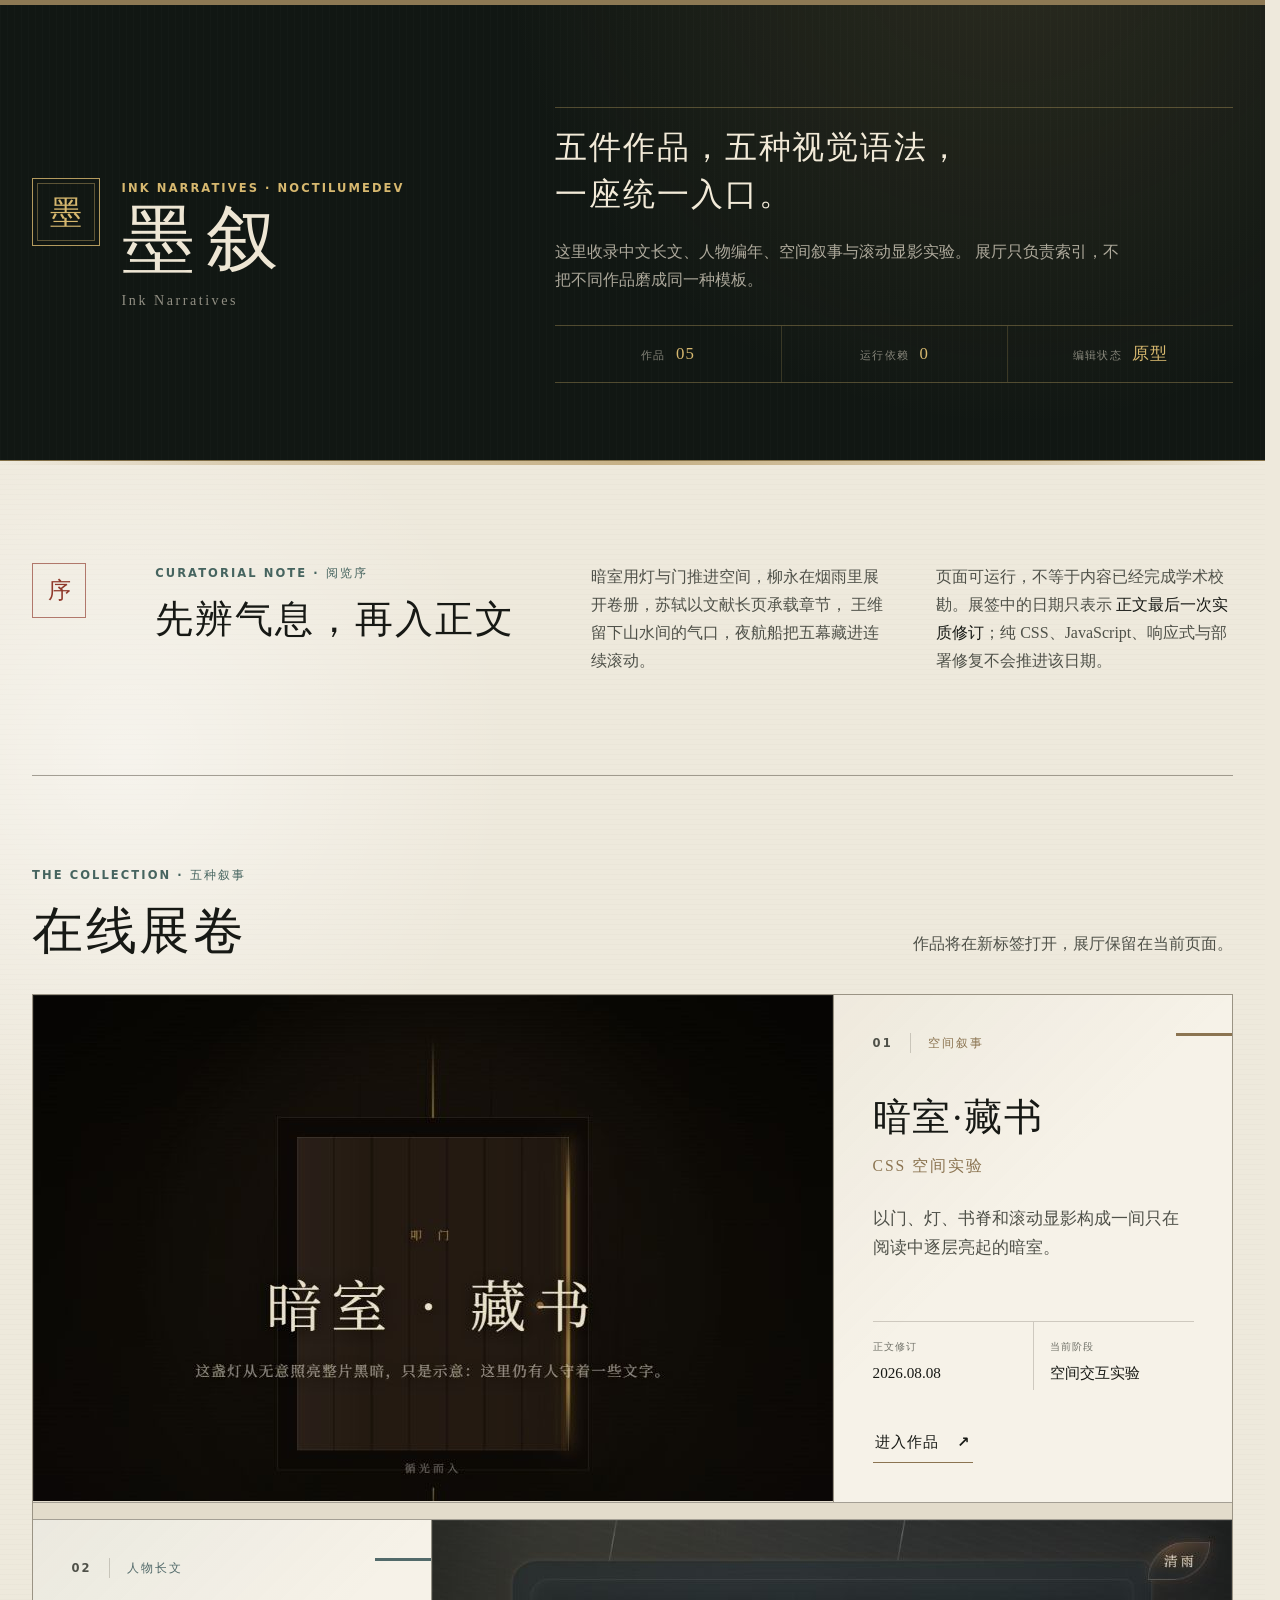
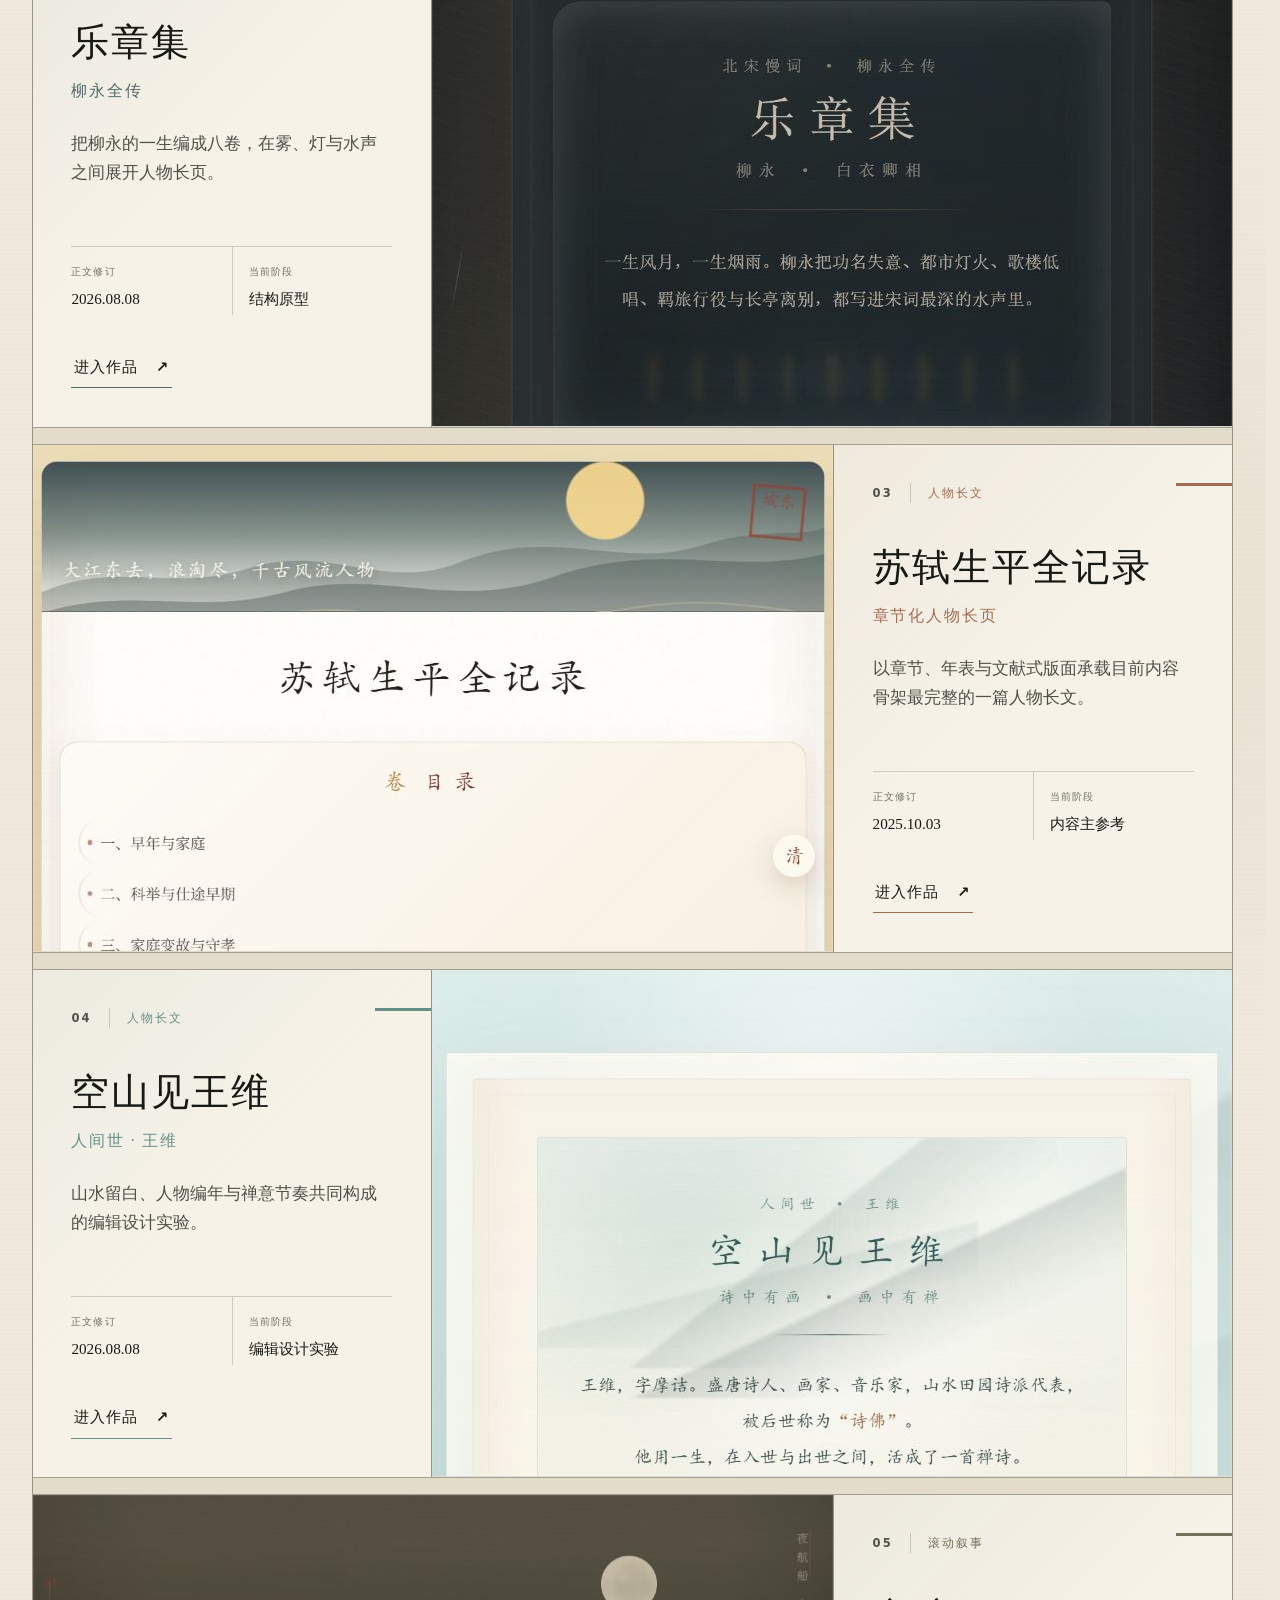
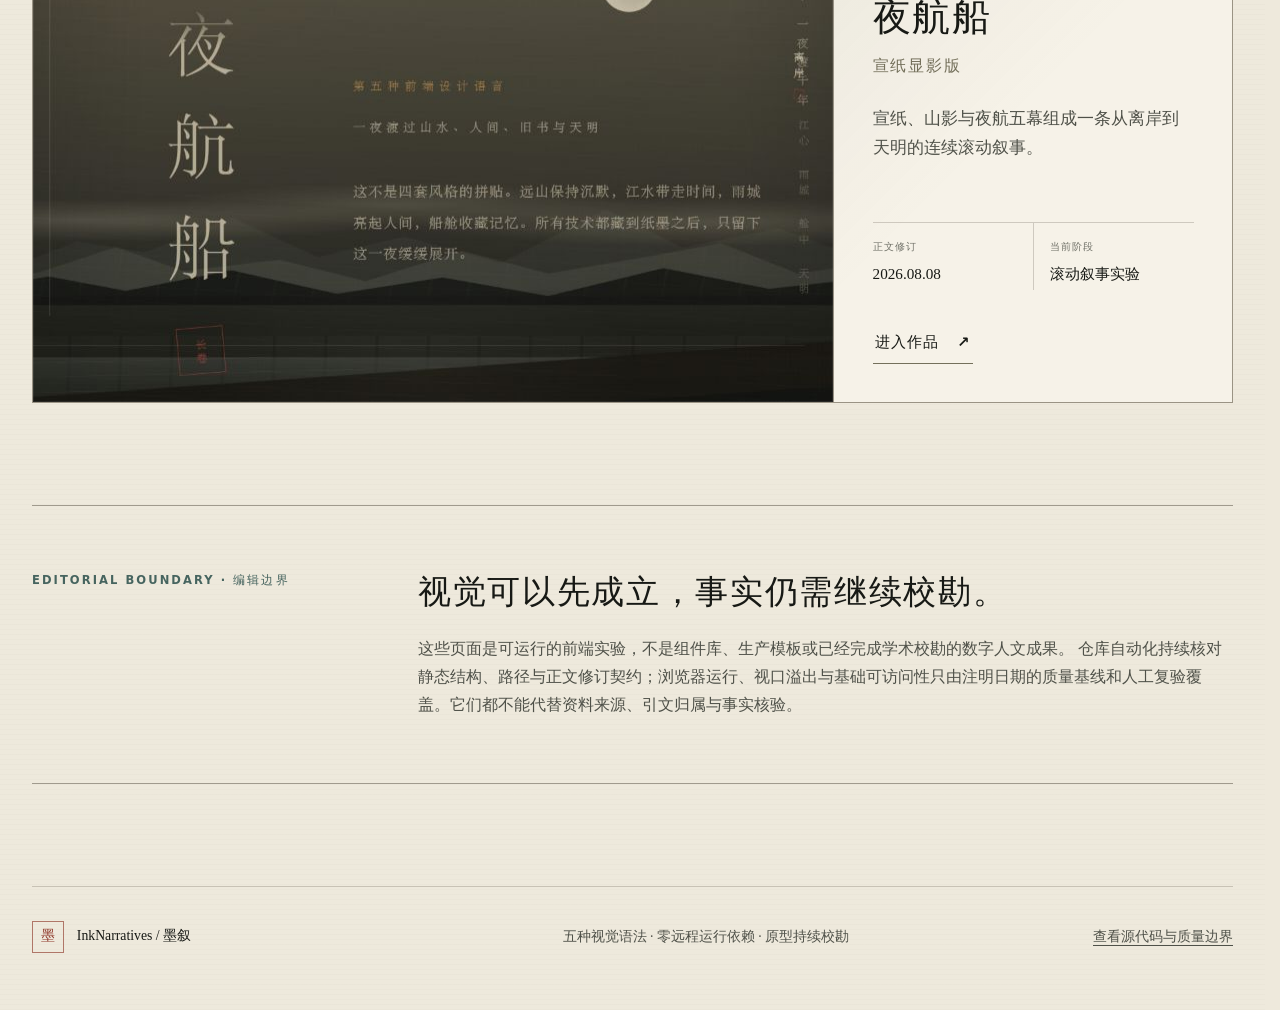
<file: index.html>
<!doctype html>
<html lang="zh-CN">
<head>
  <meta charset="utf-8" />
  <meta name="viewport" content="width=device-width, initial-scale=1" />
  <meta name="theme-color" content="#111713" />
  <meta name="description" content="墨叙：五个零依赖中文文学主题交互叙事实验的统一在线展厅。" />
  <meta property="og:title" content="墨叙｜InkNarratives" />
  <meta property="og:description" content="五件作品，五种视觉语法，一座统一入口。" />
  <meta property="og:type" content="website" />
  <meta property="og:url" content="https://noctilumedev.github.io/InkNarratives/" />
  <meta property="og:locale" content="zh_CN" />
  <meta property="og:image" content="https://noctilumedev.github.io/InkNarratives/assets/previews/night-voyage.jpg" />
  <meta property="og:image:alt" content="墨叙展厅中的夜航船作品预览" />
  <title>墨叙｜中文交互叙事实验集</title>
  <link rel="canonical" href="https://noctilumedev.github.io/InkNarratives/" />
  <link rel="icon" href="./assets/favicon.svg" type="image/svg+xml" />
  <link rel="stylesheet" href="./assets/gallery.css?v=20260821-5" />
</head>
<body>
  <a class="skip-link" href="#works">跳到作品</a>

  <header class="masthead">
    <div class="masthead__inner">
      <div class="brand-lockup">
        <span class="brand-seal" aria-hidden="true">墨</span>
        <div>
          <p class="eyebrow">INK NARRATIVES · NOCTILUMEDEV</p>
          <h1>墨叙</h1>
          <p class="brand-en">Ink Narratives</p>
        </div>
      </div>

      <div class="masthead__statement">
        <p class="statement-lead">五件作品，五种视觉语法，<br />一座统一入口。</p>
        <p>
          这里收录中文长文、人物编年、空间叙事与滚动显影实验。
          展厅只负责索引，不把不同作品磨成同一种模板。
        </p>
      </div>

      <dl class="collection-facts" aria-label="展厅概况">
        <div>
          <dt>作品</dt>
          <dd>05</dd>
        </div>
        <div>
          <dt>运行依赖</dt>
          <dd>0</dd>
        </div>
        <div>
          <dt>编辑状态</dt>
          <dd>原型</dd>
        </div>
      </dl>
    </div>
  </header>

  <main>
    <section class="curatorial-note" aria-labelledby="curatorial-title">
      <div class="section-mark" aria-hidden="true">序</div>
      <div class="curatorial-note__heading">
        <p class="section-kicker">CURATORIAL NOTE · 阅览序</p>
        <h2 id="curatorial-title">先辨气息，再入正文</h2>
      </div>
      <div class="curatorial-note__copy">
        <p>
          暗室用灯与门推进空间，柳永在烟雨里展开卷册，苏轼以文献长页承载章节，
          王维留下山水间的气口，夜航船把五幕藏进连续滚动。
        </p>
        <p>
          页面可运行，不等于内容已经完成学术校勘。展签中的日期只表示
          <strong>正文最后一次实质修订</strong>；纯 CSS、JavaScript、响应式与部署修复不会推进该日期。
        </p>
      </div>
    </section>

    <section class="exhibition" id="works" tabindex="-1" aria-labelledby="works-title">
      <header class="exhibition__heading">
        <div>
          <p class="section-kicker">THE COLLECTION · 五种叙事</p>
          <h2 id="works-title">在线展卷</h2>
        </div>
        <p>作品将在新标签打开，展厅保留在当前页面。</p>
      </header>

      <div class="exhibition-rail">
        <article class="work work--darkroom" data-work="darkroom">
          <figure class="work__preview">
            <img
              src="./assets/previews/darkroom.jpg"
              width="800"
              height="506"
              alt="暗室·藏书页面：黑暗空间中央有一扇门，标题在微弱灯光中显现"
              decoding="async"
            />
          </figure>
          <div class="work__copy">
            <p class="work__index"><span>01</span> 空间叙事</p>
            <h3>暗室·藏书</h3>
            <p class="work__subtitle">CSS 空间实验</p>
            <p class="work__description">
              以门、灯、书脊和滚动显影构成一间只在阅读中逐层亮起的暗室。
            </p>
            <dl class="work__facts">
              <div>
                <dt>正文修订</dt>
                <dd><time datetime="2026-08-08">2026.08.08</time></dd>
              </div>
              <div>
                <dt>当前阶段</dt>
                <dd>空间交互实验</dd>
              </div>
            </dl>
            <a class="work__enter" data-work-link="darkroom" href="./works/darkroom/" target="_blank" rel="noopener noreferrer">
              进入作品 <span aria-hidden="true">↗</span><span class="sr-only">（新标签打开）</span>
            </a>
          </div>
        </article>

        <article class="work work--liuyong" data-work="liuyong">
          <figure class="work__preview">
            <img
              src="./assets/previews/liuyong.jpg"
              width="800"
              height="506"
              alt="乐章集页面：深青色卷册中排列柳永标题、序言与八卷目录"
              loading="lazy"
              decoding="async"
            />
          </figure>
          <div class="work__copy">
            <p class="work__index"><span>02</span> 人物长文</p>
            <h3>乐章集</h3>
            <p class="work__subtitle">柳永全传</p>
            <p class="work__description">
              把柳永的一生编成八卷，在雾、灯与水声之间展开人物长页。
            </p>
            <dl class="work__facts">
              <div>
                <dt>正文修订</dt>
                <dd><time datetime="2026-08-08">2026.08.08</time></dd>
              </div>
              <div>
                <dt>当前阶段</dt>
                <dd>结构原型</dd>
              </div>
            </dl>
            <a class="work__enter" data-work-link="liuyong" href="./works/liuyong/" target="_blank" rel="noopener noreferrer">
              进入作品 <span aria-hidden="true">↗</span><span class="sr-only">（新标签打开）</span>
            </a>
          </div>
        </article>

        <article class="work work--sushi" data-work="sushi">
          <figure class="work__preview">
            <img
              src="./assets/previews/sushi.jpg"
              width="800"
              height="506"
              alt="苏轼生平全记录页面：宣纸色长页上有山影、月轮、题签和章节目录"
              loading="lazy"
              decoding="async"
            />
          </figure>
          <div class="work__copy">
            <p class="work__index"><span>03</span> 人物长文</p>
            <h3>苏轼生平全记录</h3>
            <p class="work__subtitle">章节化人物长页</p>
            <p class="work__description">
              以章节、年表与文献式版面承载目前内容骨架最完整的一篇人物长文。
            </p>
            <dl class="work__facts">
              <div>
                <dt>正文修订</dt>
                <dd><time datetime="2025-10-03">2025.10.03</time></dd>
              </div>
              <div>
                <dt>当前阶段</dt>
                <dd>内容主参考</dd>
              </div>
            </dl>
            <a class="work__enter" data-work-link="sushi" href="./works/sushi/" target="_blank" rel="noopener noreferrer">
              进入作品 <span aria-hidden="true">↗</span><span class="sr-only">（新标签打开）</span>
            </a>
          </div>
        </article>

        <article class="work work--wangwei" data-work="wangwei">
          <figure class="work__preview">
            <img
              src="./assets/previews/wangwei.jpg"
              width="800"
              height="506"
              alt="空山见王维页面：淡青山水留白中排列人物题名、身份画像与生平坐标"
              loading="lazy"
              decoding="async"
            />
          </figure>
          <div class="work__copy">
            <p class="work__index"><span>04</span> 人物长文</p>
            <h3>空山见王维</h3>
            <p class="work__subtitle">人间世 · 王维</p>
            <p class="work__description">
              山水留白、人物编年与禅意节奏共同构成的编辑设计实验。
            </p>
            <dl class="work__facts">
              <div>
                <dt>正文修订</dt>
                <dd><time datetime="2026-08-08">2026.08.08</time></dd>
              </div>
              <div>
                <dt>当前阶段</dt>
                <dd>编辑设计实验</dd>
              </div>
            </dl>
            <a class="work__enter" data-work-link="wangwei" href="./works/wangwei/" target="_blank" rel="noopener noreferrer">
              进入作品 <span aria-hidden="true">↗</span><span class="sr-only">（新标签打开）</span>
            </a>
          </div>
        </article>

        <article class="work work--night-voyage" data-work="night-voyage">
          <figure class="work__preview">
            <img
              src="./assets/previews/night-voyage.jpg"
              width="800"
              height="506"
              alt="夜航船页面：夜色宣纸上有月轮、远山和竖排的大字夜航船"
              loading="lazy"
              decoding="async"
            />
          </figure>
          <div class="work__copy">
            <p class="work__index"><span>05</span> 滚动叙事</p>
            <h3>夜航船</h3>
            <p class="work__subtitle">宣纸显影版</p>
            <p class="work__description">
              宣纸、山影与夜航五幕组成一条从离岸到天明的连续滚动叙事。
            </p>
            <dl class="work__facts">
              <div>
                <dt>正文修订</dt>
                <dd><time datetime="2026-08-08">2026.08.08</time></dd>
              </div>
              <div>
                <dt>当前阶段</dt>
                <dd>滚动叙事实验</dd>
              </div>
            </dl>
            <a class="work__enter" data-work-link="night-voyage" href="./works/night-voyage/" target="_blank" rel="noopener noreferrer">
              进入作品 <span aria-hidden="true">↗</span><span class="sr-only">（新标签打开）</span>
            </a>
          </div>
        </article>
      </div>
    </section>

    <section class="boundary-note" aria-labelledby="boundary-title">
      <p class="section-kicker">EDITORIAL BOUNDARY · 编辑边界</p>
      <div>
        <h2 id="boundary-title">视觉可以先成立，事实仍需继续校勘。</h2>
        <p>
          这些页面是可运行的前端实验，不是组件库、生产模板或已经完成学术校勘的数字人文成果。
          仓库自动化持续核对静态结构、路径与正文修订契约；浏览器运行、视口溢出与基础可访问性只由注明日期的质量基线和人工复验覆盖。它们都不能代替资料来源、引文归属与事实核验。
        </p>
      </div>
    </section>
  </main>

  <footer class="site-footer">
    <div class="site-footer__brand">
      <span aria-hidden="true">墨</span>
      <p>InkNarratives / 墨叙</p>
    </div>
    <p>五种视觉语法 · 零远程运行依赖 · 原型持续校勘</p>
    <a href="https://github.com/NoctilumeDev/InkNarratives">查看源代码与质量边界</a>
  </footer>
</body>
</html>
</file>
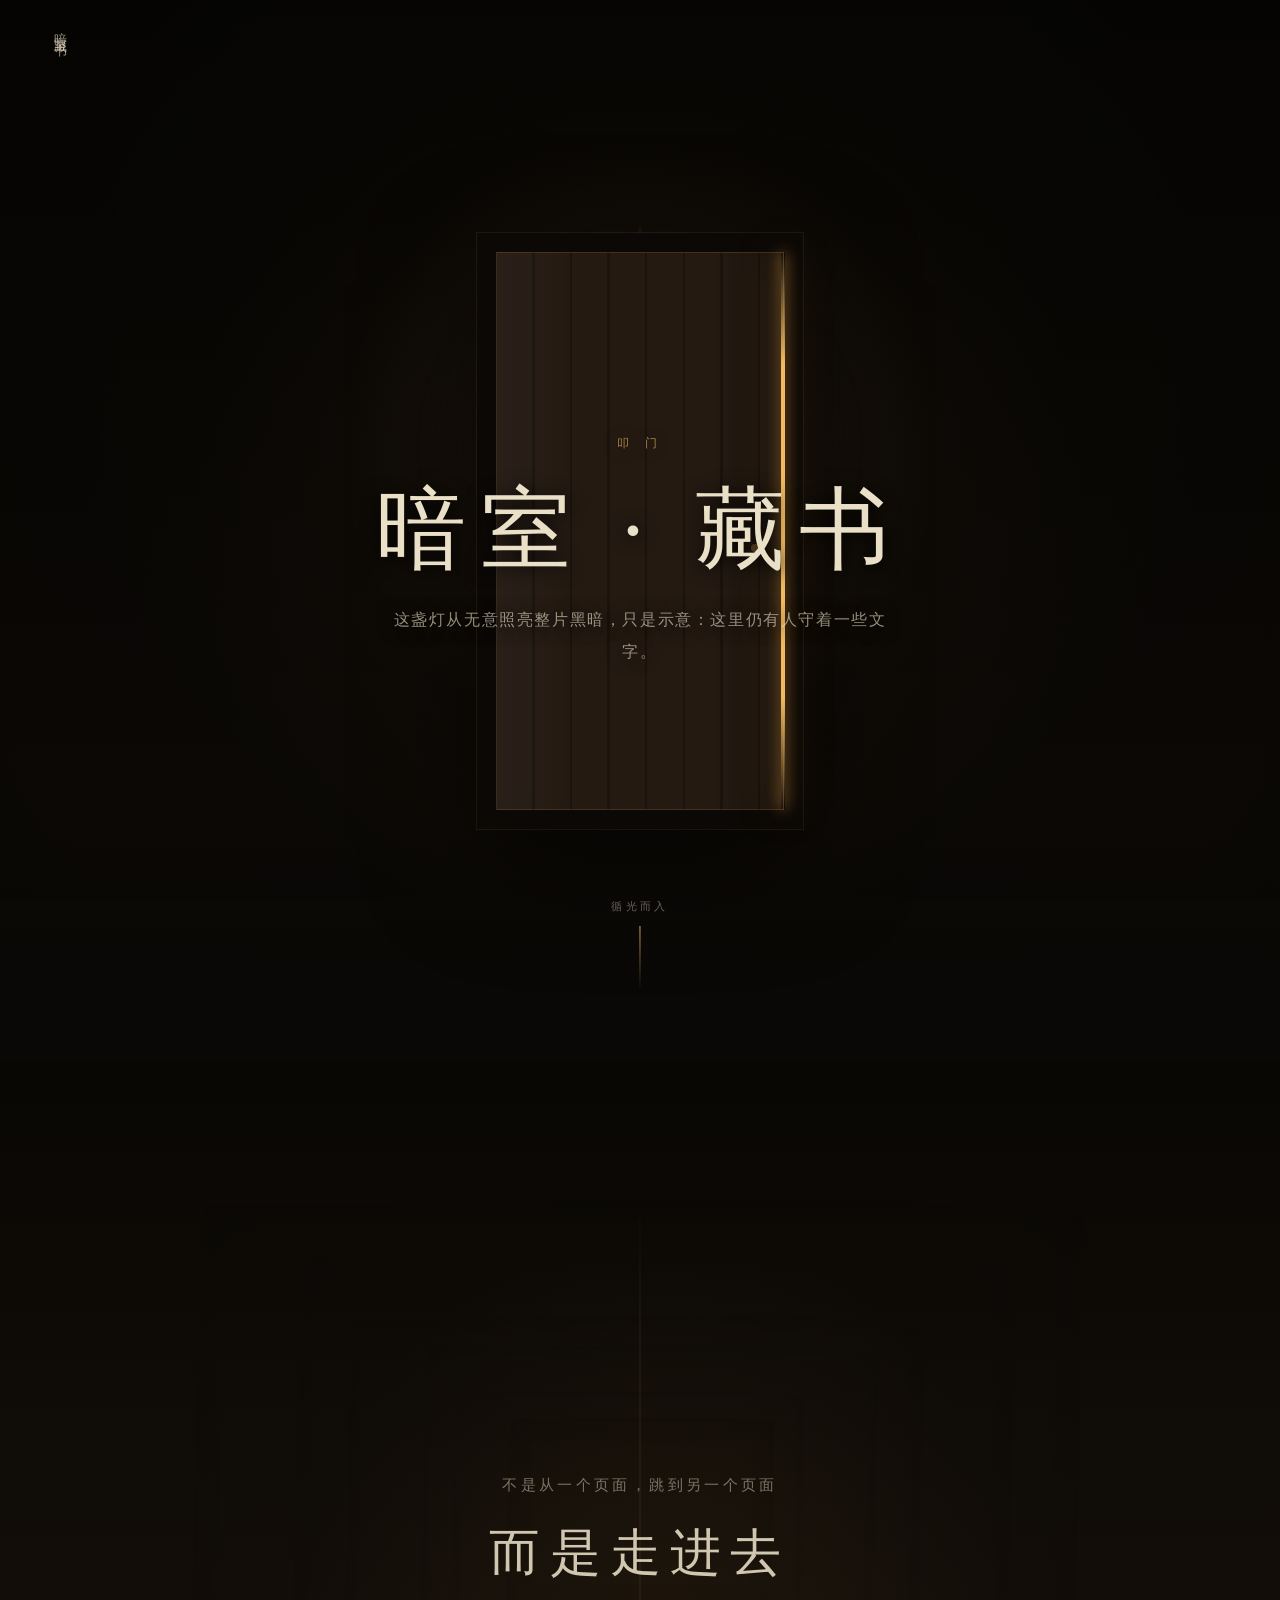
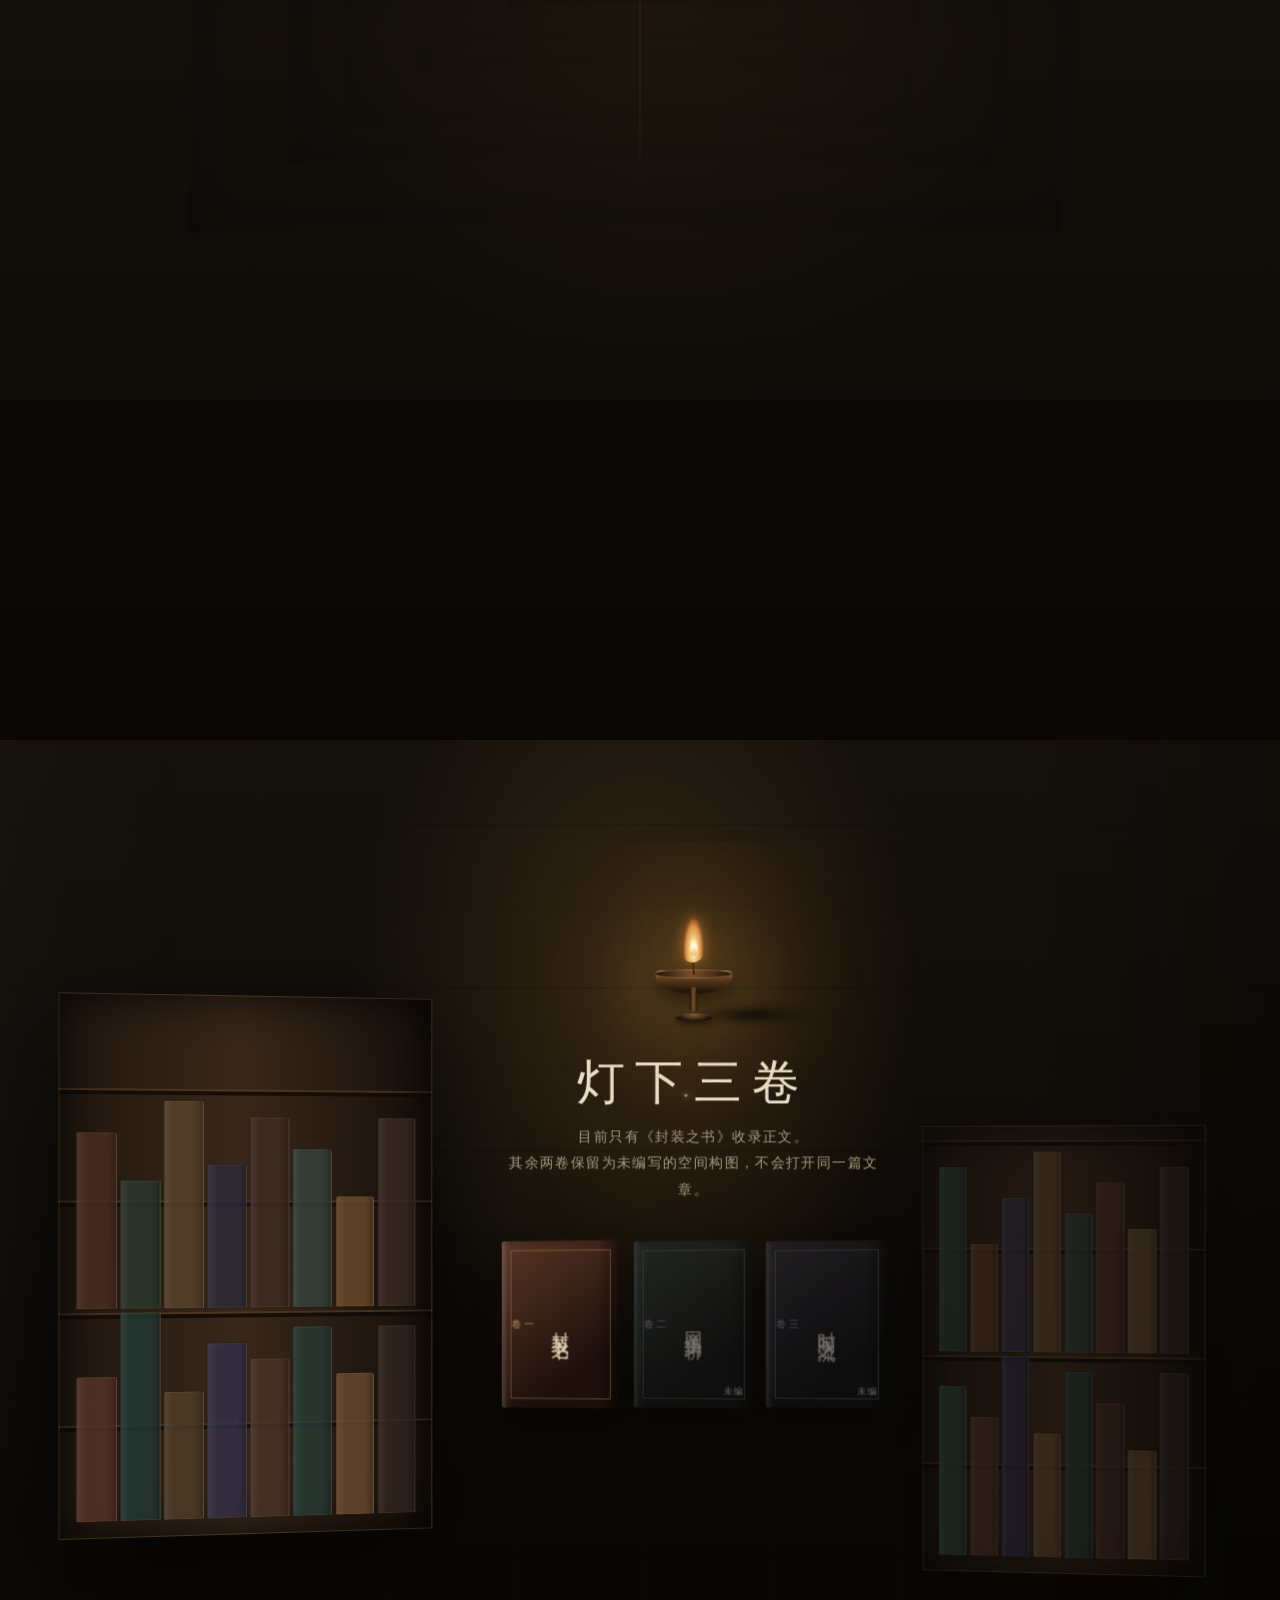
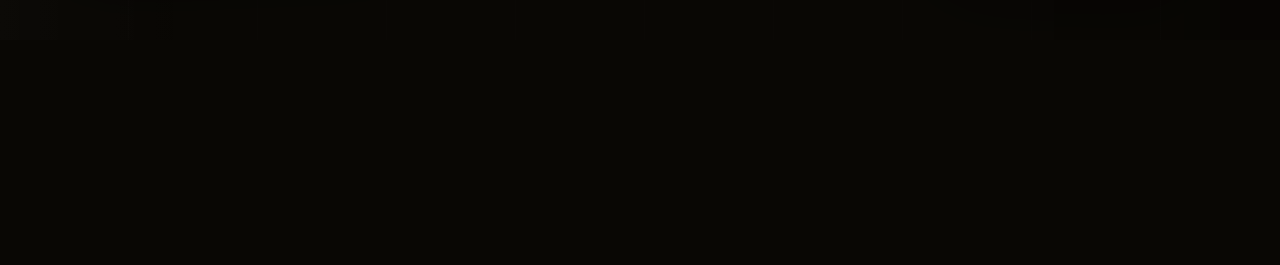
<file: works/darkroom/index.html>
<!doctype html>
<html lang="zh-CN">
<head>
  <meta charset="utf-8" />
  <meta name="viewport" content="width=device-width, initial-scale=1" />
  <meta name="color-scheme" content="dark" />
  <title>暗室·藏书｜CSS 空间实验</title>
  <meta name="content-revised" content="2026-08-08" />
  <link rel="canonical" href="https://noctilumedev.github.io/InkNarratives/works/darkroom/" />
  <link rel="icon" href="../../assets/favicon.svg" type="image/svg+xml" />
  <style>
    :root {
      --ink: #090806;
      --paper: #d9c9a7;
      --gold: #d2a75d;
      --gold-soft: rgba(210, 167, 93, .42);
      --text: #eadfc7;
      --muted: #a99b82;
      --mx: 50%;
      --my: 42%;
      --scroll-progress: 0;
      --reader-cover: linear-gradient(145deg, #3b2a1c, #16100b 72%);
      --reader-accent: #cda45f;
      font-family: "Noto Serif SC", "Songti SC", "STSong", "SimSun", serif;
    }

    * { box-sizing: border-box; }
    html { scroll-behavior: smooth; background: var(--ink); }
    body {
      margin: 0;
      color: var(--text);
      background:
        radial-gradient(circle at 50% 0%, rgba(104, 78, 43, .12), transparent 35rem),
        var(--ink);
      overflow-x: hidden;
    }

    button, a { font: inherit; }
    button { color: inherit; }
    ::selection { background: rgba(210, 167, 93, .35); }

    /* 程序化纸尘与暗角：无图片资源 */
    body::before {
      content: "";
      position: fixed;
      inset: 0;
      z-index: 100;
      pointer-events: none;
      opacity: .28;
      background:
        repeating-linear-gradient(91deg, transparent 0 3px, rgba(255,255,255,.012) 3px 4px),
        repeating-linear-gradient(2deg, transparent 0 5px, rgba(0,0,0,.026) 5px 6px),
        radial-gradient(circle at center, transparent 42%, rgba(0,0,0,.72) 116%);
      mix-blend-mode: soft-light;
    }

    .progress {
      position: fixed;
      top: 0;
      left: 0;
      z-index: 120;
      height: 1px;
      width: calc(var(--scroll-progress) * 100%);
      background: linear-gradient(90deg, transparent, var(--gold));
      box-shadow: 0 0 18px var(--gold-soft);
    }

    .brand {
      position: fixed;
      top: 1.35rem;
      left: clamp(1.2rem, 4vw, 4rem);
      z-index: 80;
      letter-spacing: .28em;
      font-size: .8rem;
      color: rgba(234, 223, 199, .68);
      writing-mode: vertical-rl;
      text-orientation: upright;
      user-select: none;
    }

    .scene {
      position: relative;
      min-height: 100svh;
      isolation: isolate;
      overflow: clip;
    }

    /* ---------- 第一幕：叩门 / mask reveal ---------- */
    .gate-scene {
      display: grid;
      place-items: center;
      min-height: 118svh;
      background:
        radial-gradient(circle at 50% 45%, rgba(83, 60, 31, .12), transparent 28rem),
        linear-gradient(180deg, #060503, #0c0906 76%, #090806);
    }

    .gate-world {
      position: absolute;
      inset: 0;
      background:
        linear-gradient(90deg, transparent 49.82%, rgba(244, 189, 92, .82) 49.96% 50.04%, transparent 50.18%),
        radial-gradient(ellipse at center 46%, rgba(123, 85, 39, .2), transparent 30%),
        repeating-linear-gradient(90deg, #17110c 0 8vw, #0e0b08 8vw 8.2vw),
        linear-gradient(#17120d, #080604);
      -webkit-mask-image: radial-gradient(circle 14rem at var(--mx) var(--my), #000 0 28%, rgba(0,0,0,.8) 55%, transparent 100%);
      mask-image: radial-gradient(circle 14rem at var(--mx) var(--my), #000 0 28%, rgba(0,0,0,.8) 55%, transparent 100%);
      filter: contrast(1.05) saturate(.72);
      transition: filter .5s ease;
    }

    .gate-scene::after {
      content: "";
      position: absolute;
      inset: 0;
      z-index: -1;
      background: radial-gradient(circle at var(--mx) var(--my), rgba(236, 178, 79, .08), transparent 19rem);
      mix-blend-mode: screen;
      pointer-events: none;
    }

    .door {
      position: relative;
      width: min(34vw, 18rem);
      min-width: 12rem;
      height: min(62vh, 35rem);
      border: 1px solid rgba(205, 161, 90, .18);
      background:
        linear-gradient(90deg, rgba(255,255,255,.028), transparent 25% 75%, rgba(0,0,0,.24)),
        repeating-linear-gradient(90deg, #241a12 0 2.2rem, #1b130d 2.2rem 2.35rem);
      box-shadow:
        0 0 0 1.2rem #0b0806,
        0 0 0 1.25rem rgba(205,161,90,.12),
        0 2rem 8rem rgba(0,0,0,.8);
      transform: perspective(1000px) rotateY(calc((50% - var(--mx)) / 80));
    }

    .door::before {
      content: "";
      position: absolute;
      top: 0;
      right: -2px;
      width: 4px;
      height: 100%;
      background: linear-gradient(transparent, #efba62 20% 80%, transparent);
      box-shadow: 0 0 14px #ca8d35, 0 0 42px rgba(210, 151, 57, .5);
      animation: breathe 3.8s ease-in-out infinite;
    }

    .door::after {
      content: "";
      position: absolute;
      right: 1.4rem;
      top: 52%;
      width: .72rem;
      aspect-ratio: 1;
      border-radius: 50%;
      background: #8f6837;
      box-shadow: inset 0 0 0 2px #25180d, 0 0 12px rgba(210,167,93,.2);
    }

    @keyframes breathe {
      0%, 100% { opacity: .52; filter: brightness(.72); }
      50% { opacity: 1; filter: brightness(1.25); }
    }

    .gate-copy {
      position: absolute;
      left: 50%;
      top: 52%;
      width: min(82vw, 46rem);
      transform: translate(-50%, -50%);
      text-align: center;
      pointer-events: none;
      text-shadow: 0 2px 18px #000;
    }

    .gate-copy .eyebrow {
      color: var(--gold);
      letter-spacing: .56em;
      font-size: .72rem;
      opacity: .72;
    }

    .gate-copy h1 {
      margin: 1.2rem 0 .8rem;
      font-weight: 400;
      font-size: clamp(2.4rem, 7vw, 6.3rem);
      letter-spacing: .16em;
    }

    .gate-copy p {
      margin: 0 auto;
      max-width: 31rem;
      color: rgba(234,223,199,.62);
      line-height: 2;
      letter-spacing: .1em;
      font-size: clamp(.85rem, 1.8vw, 1rem);
    }

    .scroll-cue {
      position: absolute;
      bottom: 8vh;
      left: 50%;
      transform: translateX(-50%);
      display: grid;
      justify-items: center;
      gap: .75rem;
      color: rgba(234,223,199,.42);
      font-size: .68rem;
      letter-spacing: .3em;
    }

    .scroll-cue::after {
      content: "";
      width: 1px;
      height: 4rem;
      background: linear-gradient(var(--gold), transparent);
      animation: cue 2.5s ease-in-out infinite;
    }

    @keyframes cue {
      0%, 100% { transform: scaleY(.25); transform-origin: top; opacity: .25; }
      50% { transform: scaleY(1); transform-origin: top; opacity: .8; }
    }

    /* ---------- 第二幕：隧道 / perspective + scroll timeline ---------- */
    .tunnel-scene {
      min-height: 142svh;
      background:
        radial-gradient(ellipse at 52% 43%, rgba(122, 88, 42, .11), transparent 22rem),
        linear-gradient(#090704, #130e09 45%, #090704);
    }

    .tunnel-sticky {
      position: sticky;
      top: 0;
      height: 100svh;
      perspective: 900px;
      display: grid;
      place-items: center;
      overflow: hidden;
    }

    .tunnel-sticky::before {
      content: "";
      position: absolute;
      z-index: 1;
      left: 50%;
      top: 13%;
      width: clamp(1px, .16vw, 2px);
      height: 72%;
      transform: translateX(-50%);
      background: linear-gradient(transparent, rgba(220,166,83,.38) 24% 76%, transparent);
      box-shadow: 0 0 2.4rem rgba(190,128,46,.12);
      opacity: calc(.18 + var(--tunnel-progress, 0) * .36);
    }

    .tunnel {
      position: absolute;
      inset: -18%;
      transform-style: preserve-3d;
      transform: translateZ(calc(var(--tunnel-progress, 0) * 360px));
    }

    .frame {
      --dx: 0px;
      --dy: 0px;
      --tilt: 0deg;
      position: absolute;
      left: 50%;
      top: 50%;
      width: min(69vw, 55rem);
      height: min(70vh, 39rem);
      border: 0;
      background:
        linear-gradient(90deg, rgba(193,148,81,.12), transparent 32% 72%, rgba(193,148,81,.07)) top / 78% 1px no-repeat,
        linear-gradient(90deg, transparent, rgba(193,148,81,.08) 38% 82%, transparent) bottom / 91% 1px no-repeat;
      box-shadow: inset 0 0 5rem rgba(0,0,0,.72);
      clip-path: polygon(2% 1%, 76% 0, 100% 3%, 99% 72%, 97% 100%, 24% 98%, 0 100%, 1% 31%);
      transform: translate(calc(-50% + var(--dx)), calc(-50% + var(--dy))) translateZ(var(--z)) scale(var(--s)) rotate(var(--tilt));
      opacity: calc(.2 + var(--o));
    }

    .frame:nth-child(2) { --dx: -1.1rem; --dy: .35rem; --tilt: -.22deg; }
    .frame:nth-child(3) { --dx: .7rem; --dy: -.4rem; --tilt: .16deg; }
    .frame:nth-child(4) { --dx: -.45rem; --dy: .65rem; --tilt: -.12deg; }
    .frame:nth-child(5) { --dx: .85rem; --dy: -.2rem; --tilt: .2deg; }
    .frame:nth-child(6) { --dx: -.25rem; --dy: .2rem; --tilt: -.08deg; }

    .frame::before, .frame::after {
      content: "";
      position: absolute;
      top: 0;
      bottom: 0;
      width: 15%;
      background:
        linear-gradient(90deg, rgba(255,255,255,.018), transparent 22% 76%, rgba(0,0,0,.42)),
        repeating-linear-gradient(92deg, #2a1e14 0 1.45rem, #120d09 1.45rem 1.58rem),
        linear-gradient(#372618, #100b08);
      box-shadow: inset 0 0 2rem #000;
    }
    .frame::before {
      left: 0;
      transform: translateX(-100%);
      clip-path: polygon(5% 0, 100% 2%, 96% 96%, 12% 100%, 0 71%);
    }
    .frame::after {
      right: 0;
      transform: translateX(100%);
      clip-path: polygon(0 3%, 92% 0, 100% 32%, 94% 100%, 4% 97%);
      opacity: .78;
    }

    .tunnel-copy {
      position: relative;
      z-index: 3;
      width: min(80vw, 42rem);
      text-align: center;
      transform: translateY(calc((.5 - var(--tunnel-progress, 0)) * 2rem));
    }

    .tunnel-copy p {
      margin: 0;
      color: rgba(234,223,199,.48);
      letter-spacing: .22em;
      line-height: 2.2;
      font-size: clamp(.76rem, 1.7vw, .95rem);
    }

    .tunnel-copy strong {
      display: block;
      margin-top: 1.1rem;
      font-size: clamp(1.6rem, 4vw, 3.5rem);
      font-weight: 400;
      letter-spacing: .18em;
      color: rgba(234,223,199,.88);
    }

    /* 浏览器支持时，直接以滚动作为 CSS 时间轴 */
    @supports (animation-timeline: scroll()) {
      .tunnel {
        animation: tunnelTravel linear both;
        animation-timeline: view(block);
        animation-range: entry 0% exit 100%;
      }
      .tunnel-copy {
        animation: copyEmerge linear both;
        animation-timeline: view(block);
        animation-range: entry 0% cover 60%;
      }
      @keyframes tunnelTravel {
        from { transform: translateZ(-180px) scale(.86); filter: brightness(.45); }
        to { transform: translateZ(430px) scale(1.08); filter: brightness(1); }
      }
      @keyframes copyEmerge {
        from { opacity: 0; filter: blur(8px); transform: translateY(2rem); }
        to { opacity: 1; filter: none; transform: none; }
      }
    }

    /* ---------- 第三幕：藏书室 / blend + procedural materials ---------- */
    .library-scene {
      min-height: 125svh;
      display: grid;
      align-items: start;
      background:
        radial-gradient(ellipse at 50% 22%, rgba(218, 163, 78, .16), transparent 18rem),
        linear-gradient(180deg, #15100b, #090704 72%);
    }

    .library-room {
      position: relative;
      min-height: 100svh;
      padding: clamp(6rem, 10vh, 9rem) clamp(1rem, 5vw, 5rem) 8rem;
      display: grid;
      grid-template-columns: minmax(13rem, .9fr) minmax(16rem, 24rem) minmax(11rem, .7fr);
      gap: clamp(1.2rem, 4.5vw, 4.8rem);
      align-items: end;
      perspective: 1300px;
    }

    .library-room::before {
      content: "";
      position: absolute;
      inset: 0;
      background:
        repeating-linear-gradient(90deg, transparent 0 8rem, rgba(255,255,255,.012) 8rem 8.06rem),
        repeating-linear-gradient(0deg, transparent 0 5rem, rgba(0,0,0,.15) 5rem 5.1rem),
        linear-gradient(90deg, rgba(255,255,255,.025), transparent 18% 82%, rgba(0,0,0,.28));
      background-blend-mode: soft-light, multiply, normal;
      opacity: .7;
      pointer-events: none;
    }

    .shelf {
      position: relative;
      height: min(64vh, 35rem);
      border: 1px solid rgba(205,161,90,.14);
      background:
        repeating-linear-gradient(0deg,
          transparent 0 6.6rem,
          rgba(17,11,7,.9) 6.6rem 6.9rem,
          rgba(99,69,39,.52) 6.9rem 7rem),
        linear-gradient(90deg, #21170f, #382719 48%, #160f0a);
      box-shadow:
        inset 0 0 3rem rgba(0,0,0,.82),
        0 2rem 6rem rgba(0,0,0,.56);
      transform-style: preserve-3d;
      transition: transform .6s cubic-bezier(.2,.8,.2,1), filter .6s ease;
    }

    .shelf.left {
      height: min(62vh, 34rem);
      transform: rotateY(7deg) translateY(1.6rem) translateZ(-36px);
      transform-origin: right;
    }
    .shelf.right {
      height: min(53vh, 29rem);
      transform: rotateY(-5deg) translateY(4.7rem) translateZ(-58px);
      transform-origin: left;
      opacity: .68;
      filter: brightness(.78);
    }
    .shelf:hover { filter: brightness(1.13); }
    .shelf.left:hover { transform: rotateY(3deg) translateY(1.2rem) translateZ(-10px); }
    .shelf.right:hover { transform: rotateY(-2deg) translateY(4.2rem) translateZ(-24px); }

    .book-spines {
      position: absolute;
      inset: 1rem;
      display: grid;
      grid-template-columns: repeat(8, 1fr);
      align-content: end;
      gap: .22rem;
      overflow: hidden;
    }

    .spine {
      height: var(--h, 5rem);
      align-self: end;
      background:
        linear-gradient(90deg, rgba(255,255,255,.08), transparent 22% 76%, rgba(0,0,0,.28)),
        var(--c, #4b3521);
      border: 1px solid rgba(222,184,118,.09);
      border-radius: 2px 2px 0 0;
      box-shadow: 0 0 0 1px rgba(0,0,0,.16);
      opacity: .82;
    }

    .desk-zone {
      position: relative;
      z-index: 2;
      align-self: center;
      text-align: center;
      transform-style: preserve-3d;
      transform: translate(.8rem, -1.1rem);
    }

    .desk-zone::before {
      content: "";
      position: absolute;
      z-index: -1;
      left: 50%;
      top: -4rem;
      width: min(31rem, 118%);
      height: 30rem;
      transform: translateX(-48%);
      background: radial-gradient(ellipse at 50% 29%, rgba(207,143,51,.13), rgba(142,91,34,.045) 34%, transparent 70%);
      pointer-events: none;
      animation: reflectedLight 6.4s ease-in-out infinite;
    }

    .lamp {
      position: relative;
      width: 7rem;
      height: 7.6rem;
      margin: 0 auto 1.45rem;
      isolation: isolate;
    }

    .lamp::before {
      content: "";
      position: absolute;
      left: 50%;
      top: -4.8rem;
      z-index: -2;
      width: 22rem;
      height: 19rem;
      transform: translateX(-50%);
      background: radial-gradient(ellipse at 50% 48%, rgba(221,159,69,.13), rgba(154,94,34,.045) 38%, transparent 70%);
      pointer-events: none;
      animation: fireHalo 5.8s ease-in-out infinite;
    }

    .lamp::after {
      content: "";
      position: absolute;
      left: 50%;
      bottom: .15rem;
      z-index: -1;
      width: 7.2rem;
      height: 1.2rem;
      border-radius: 50%;
      background: radial-gradient(ellipse, rgba(0,0,0,.74), rgba(0,0,0,.2) 52%, transparent 74%);
      filter: blur(3px);
      animation: fireShadow 5.8s ease-in-out infinite;
    }

    .flame {
      position: absolute;
      left: 50%;
      top: .52rem;
      z-index: 3;
      width: 1.48rem;
      height: 3.05rem;
      transform: translateX(-50%);
      transform-origin: 50% 96%;
      border-radius: 54% 46% 58% 42% / 78% 74% 26% 22%;
      background:
        radial-gradient(ellipse at 50% 74%, #fff7d8 0 8%, #f1c97c 24%, #d89145 46%, rgba(154,72,29,.48) 62%, transparent 70%);
      filter: drop-shadow(0 0 .42rem rgba(225,158,70,.52)) drop-shadow(0 0 1.05rem rgba(171,98,35,.2));
      animation: flameSway 3.8s ease-in-out infinite;
    }

    .flame::before {
      content: "";
      position: absolute;
      left: 50%;
      bottom: .3rem;
      width: .52rem;
      height: 1.28rem;
      transform: translateX(-50%);
      transform-origin: 50% 100%;
      border-radius: 52% 48% 58% 42% / 78% 72% 28% 22%;
      background: linear-gradient(180deg, rgba(255,252,226,.08), #fff8d7 48%, #efc16f 84%, transparent);
      animation: flameCore 3.1s ease-in-out infinite -1.1s;
    }

    .wick {
      position: absolute;
      left: 50%;
      top: 3.42rem;
      z-index: 2;
      width: 2px;
      height: .9rem;
      transform: translateX(-50%) rotate(-3deg);
      transform-origin: bottom;
      border-radius: 2px;
      background: linear-gradient(#0d0906, #4a2b16 72%, #17100a);
    }

    .lamp-bowl {
      position: absolute;
      left: 50%;
      top: 4.05rem;
      z-index: 1;
      width: 4.8rem;
      height: 1.45rem;
      transform: translateX(-50%);
      border-radius: 8% 8% 46% 46% / 14% 14% 76% 76%;
      background:
        linear-gradient(180deg, rgba(201,155,87,.7), rgba(93,60,29,.82) 38%, #24170d 92%),
        #49301b;
      box-shadow: inset 0 .2rem .28rem rgba(255,211,132,.14), 0 .55rem 1rem rgba(0,0,0,.42);
    }

    .lamp-bowl::before {
      content: "";
      position: absolute;
      left: 50%;
      top: -.08rem;
      width: 4.7rem;
      height: .48rem;
      transform: translateX(-50%);
      border: 1px solid rgba(218,174,105,.32);
      border-radius: 50%;
      background: linear-gradient(90deg, #21140b, #75502b 48%, #24160c);
    }

    .lamp-bowl::after {
      content: "";
      position: absolute;
      left: 50%;
      top: 1.05rem;
      width: .48rem;
      height: 1.55rem;
      transform: translateX(-50%);
      border-radius: 0 0 .22rem .22rem;
      background: linear-gradient(90deg, #1a1009, #78502a 48%, #21140b);
    }

    .lamp-foot {
      position: absolute;
      left: 50%;
      top: 6.72rem;
      z-index: 1;
      width: 2.3rem;
      height: .52rem;
      transform: translateX(-50%);
      border-radius: 50%;
      background: radial-gradient(ellipse at 50% 24%, #815a31, #2b1b0e 56%, #100a06 78%);
      box-shadow: 0 .2rem .38rem rgba(0,0,0,.5), inset 0 1px rgba(220,172,99,.18);
    }

    @keyframes flameSway {
      0%, 100% { transform: translateX(-50%) rotate(-.4deg) scale(.98, 1); }
      18% { transform: translateX(calc(-50% + .025rem)) rotate(1.8deg) scale(.97, 1.02); }
      39% { transform: translateX(calc(-50% - .035rem)) rotate(-2.6deg) scale(1, .98); }
      58% { transform: translateX(calc(-50% + .05rem)) rotate(3.8deg) scale(.96, 1.04); }
      77% { transform: translateX(calc(-50% - .018rem)) rotate(-.9deg) scale(1.01, .99); }
      89% { transform: translateX(calc(-50% + .015rem)) rotate(1.3deg) scale(.98, 1.01); }
    }

    @keyframes flameCore {
      0%, 100% { opacity: .82; transform: translateX(-50%) scale(.97, 1); }
      46% { opacity: .98; transform: translateX(-50%) scale(1.01, .98); }
      72% { opacity: .88; transform: translateX(-49%) scale(.98, 1.02); }
    }

    @keyframes fireHalo {
      0%, 100% { opacity: .62; transform: translateX(-50%) scale(1); }
      34% { opacity: .74; transform: translateX(-49.7%) scale(1.012, .992); }
      68% { opacity: .58; transform: translateX(-50.4%) scale(.992, 1.01); }
    }

    @keyframes fireShadow {
      0%, 100% { opacity: .62; transform: translateX(-50%) scaleX(.96); }
      34% { opacity: .74; transform: translateX(-49%) scaleX(1.06); }
      68% { opacity: .57; transform: translateX(-51%) scaleX(.92); }
    }

    @keyframes reflectedLight {
      0%, 100% { opacity: .78; transform: translateX(-48%) scale(1); }
      36% { opacity: .92; transform: translateX(-47.5%) scale(1.025, .985); }
      70% { opacity: .72; transform: translateX(-48.6%) scale(.985, 1.018); }
    }

    .desk-zone h2 {
      margin: 0 0 .65rem;
      font-size: clamp(1.8rem, 4vw, 3rem);
      font-weight: 400;
      letter-spacing: .22em;
    }
    .desk-zone > p {
      margin: 0 auto 2.4rem;
      color: var(--muted);
      line-height: 1.9;
      font-size: .86rem;
      letter-spacing: .1em;
    }

    .book-grid {
      display: grid;
      grid-template-columns: repeat(3, minmax(0, 1fr));
      gap: .8rem;
      perspective: 900px;
    }

    .book {
      position: relative;
      aspect-ratio: .72;
      border: 0;
      border-radius: 2px 7px 7px 2px;
      cursor: pointer;
      text-align: left;
      padding: 1rem .65rem;
      color: #e8d7b7;
      background:
        linear-gradient(90deg, rgba(255,255,255,.1), transparent 8% 83%, rgba(0,0,0,.34)),
        var(--cover);
      box-shadow:
        inset 4px 0 rgba(255,255,255,.05),
        inset -8px 0 12px rgba(0,0,0,.24),
        0 1rem 2rem rgba(0,0,0,.36);
      transform: rotateY(-7deg) translateZ(0);
      transform-origin: left;
      transition: transform .55s cubic-bezier(.2,.8,.2,1), box-shadow .55s ease, filter .55s ease;
      isolation: isolate;
    }

    .book::before {
      content: "";
      position: absolute;
      inset: .55rem;
      border: 1px solid color-mix(in srgb, var(--accent) 38%, transparent);
      pointer-events: none;
    }

    .book:not(:disabled):hover, .book:not(:disabled):focus-visible {
      transform: rotateY(0) translateY(-.7rem) translateZ(34px);
      box-shadow: 0 1.8rem 3.2rem rgba(0,0,0,.54), 0 0 1.8rem color-mix(in srgb, var(--accent) 18%, transparent);
      filter: brightness(1.1);
      outline: none;
    }

    .book:disabled {
      cursor: not-allowed;
      filter: saturate(.35) brightness(.72);
      opacity: .72;
    }

    .book .mark {
      display: block;
      font-size: .62rem;
      letter-spacing: .24em;
      color: color-mix(in srgb, var(--accent) 78%, #fff);
      opacity: .8;
    }
    .book .title {
      position: absolute;
      left: 50%;
      top: 50%;
      transform: translate(-50%, -50%);
      writing-mode: vertical-rl;
      letter-spacing: .18em;
      font-size: clamp(.9rem, 1.8vw, 1.15rem);
    }

    .book .state {
      position: absolute;
      right: .55rem;
      bottom: .65rem;
      font-size: .58rem;
      letter-spacing: .16em;
      color: color-mix(in srgb, var(--accent) 72%, #fff);
    }

    .dust {
      position: absolute;
      z-index: 5;
      left: 48%;
      top: 16%;
      width: 3px;
      height: 3px;
      border-radius: 50%;
      background: #f3d49a;
      box-shadow: 0 0 8px #e9bc6e;
      opacity: .4;
      offset-path: path("M 0 110 C 100 -40, 160 190, 300 20");
      animation: drift 15s linear infinite;
    }
    .dust.d2 { animation-delay: -5s; animation-duration: 19s; transform: scale(.7); }
    .dust.d3 { animation-delay: -10s; animation-duration: 23s; transform: scale(.45); }
    @keyframes drift { to { offset-distance: 100%; opacity: 0; } }

    /* ---------- 阅读层 / View Transition ---------- */
    .reader {
      position: fixed;
      inset: 0;
      z-index: 200;
      display: none;
      grid-template-columns: minmax(13rem, 28vw) 1fr;
      background:
        radial-gradient(circle at 22% 20%, rgba(190,139,66,.13), transparent 26rem),
        #0b0805;
      overflow: auto;
    }
    .reader.open { display: grid; }

    .reader-cover-wrap {
      position: sticky;
      top: 0;
      min-height: 100svh;
      display: grid;
      place-items: center;
      padding: 3rem;
      border-right: 1px solid rgba(210,167,93,.12);
    }

    .reader-cover {
      width: min(72%, 16rem);
      aspect-ratio: .72;
      padding: 2rem 1rem;
      position: relative;
      background:
        linear-gradient(90deg, rgba(255,255,255,.1), transparent 8% 84%, rgba(0,0,0,.32)),
        var(--reader-cover);
      box-shadow: 0 2rem 5rem rgba(0,0,0,.68);
      view-transition-name: selected-book;
    }
    .reader-cover::before {
      content: "";
      position: absolute;
      inset: 1rem;
      border: 1px solid color-mix(in srgb, var(--reader-accent) 42%, transparent);
    }
    .reader-cover span {
      position: absolute;
      top: 50%;
      left: 50%;
      transform: translate(-50%, -50%);
      writing-mode: vertical-rl;
      letter-spacing: .25em;
      font-size: 1.35rem;
    }

    .reader-paper {
      min-height: 100svh;
      color: #2d2419;
      background:
        radial-gradient(circle at 16% 9%, rgba(116,79,37,.07), transparent 18rem),
        repeating-linear-gradient(91deg, transparent 0 4px, rgba(80,57,31,.018) 4px 5px),
        var(--paper);
      padding: clamp(5rem, 10vw, 9rem) clamp(1.5rem, 8vw, 8rem);
      box-shadow: inset 1.5rem 0 4rem rgba(63,43,21,.12);
    }

    .reader-paper article { max-width: 44rem; margin: 0 auto; }
    .reader-paper .kicker { color: #8d6737; letter-spacing: .28em; font-size: .72rem; }
    .reader-paper h2 {
      margin: 1.2rem 0 2.2rem;
      font-size: clamp(2.1rem, 5vw, 4rem);
      font-weight: 400;
      letter-spacing: .12em;
    }
    .reader-paper p {
      font-size: clamp(1rem, 1.5vw, 1.12rem);
      line-height: 2.2;
      letter-spacing: .045em;
      text-align: justify;
    }
    .reader-paper blockquote {
      margin: 3rem 0;
      padding: 1rem 0 1rem 2rem;
      border-left: 1px solid #8c6739;
      color: #6b5030;
      font-size: 1.15rem;
      line-height: 2;
    }

    .close-reader {
      position: fixed;
      top: 1.4rem;
      right: 1.4rem;
      z-index: 220;
      width: 2.8rem;
      aspect-ratio: 1;
      border: 1px solid rgba(70,49,25,.28);
      border-radius: 50%;
      background: rgba(217,201,167,.72);
      color: #3b2b1c;
      cursor: pointer;
      backdrop-filter: blur(12px);
      transition: transform .25s ease, background .25s ease;
    }
    .close-reader:hover { transform: rotate(90deg); background: var(--paper); }

    ::view-transition-old(selected-book),
    ::view-transition-new(selected-book) {
      animation-duration: .72s;
      animation-timing-function: cubic-bezier(.2,.8,.2,1);
    }

    @media (max-width: 820px) {
      .brand { display: none; }
      .library-room {
        grid-template-columns: 1fr;
        align-items: center;
        padding-top: 7rem;
      }
      .shelf { display: none; }
      .desk-zone { max-width: 34rem; margin: auto; transform: translateY(-.5rem); }
      .reader.open { grid-template-columns: 1fr; }
      .reader-cover-wrap { position: relative; min-height: 52svh; }
      .reader-cover { width: min(42vw, 13rem); }
      .reader-paper { box-shadow: inset 0 1.5rem 4rem rgba(63,43,21,.12); }
    }

    /* 移动端保留空间关系与主火焰，减少全屏滤镜和持续合成。 */
    @media (max-width: 900px), (hover: none) and (pointer: coarse) {
      body::before {
        position: absolute;
        opacity: .16;
        mix-blend-mode: normal;
        background: radial-gradient(circle at center, transparent 42%, rgba(0,0,0,.58) 116%);
      }
      .gate-world {
        filter: none;
        transition: none;
        -webkit-mask-image: radial-gradient(circle 13rem at 50% 42%, #000 0 34%, rgba(0,0,0,.82) 58%, transparent 100%);
        mask-image: radial-gradient(circle 13rem at 50% 42%, #000 0 34%, rgba(0,0,0,.82) 58%, transparent 100%);
      }
      .gate-scene::after { mix-blend-mode: normal; }
      .tunnel,
      .tunnel-copy {
        animation: none !important;
        filter: none !important;
        transform: none !important;
      }
      .dust { display: none; }
      .desk-zone::before,
      .lamp::before,
      .lamp::after { animation: none; }
      .flame {
        filter: drop-shadow(0 0 .55rem rgba(224,155,62,.58));
      }
      .book { transition-duration: .28s; }
      .close-reader { backdrop-filter: none; }
    }

    @media (max-width: 520px) {
      .door { width: 10rem; height: 27rem; }
      .book-grid { gap: .45rem; }
      .book { padding: .65rem .4rem; }
      .book .mark { display: none; }
      .gate-copy h1 { letter-spacing: .1em; }
      .reader-paper { padding-top: 5.5rem; }
    }

    @media (prefers-reduced-motion: reduce) {
      html { scroll-behavior: auto; }
      *, *::before, *::after {
        animation-duration: .01ms !important;
        animation-iteration-count: 1 !important;
        transition-duration: .01ms !important;
      }
      .tunnel { transform: none; }
    }
  </style>
</head>
<body>
  <div class="progress" aria-hidden="true"></div>
  <header>
    <div class="brand">暗室藏书</div>
  </header>

  <main>
    <section class="scene gate-scene" aria-labelledby="gate-title">
      <div class="gate-world" aria-hidden="true"></div>
      <div class="door" aria-hidden="true"></div>
      <div class="gate-copy">
        <div class="eyebrow">叩 门</div>
        <h1 id="gate-title">暗室 · 藏书</h1>
        <p>这盏灯从无意照亮整片黑暗，只是示意：这里仍有人守着一些文字。</p>
      </div>
      <div class="scroll-cue">循光而入</div>
    </section>

    <section class="scene tunnel-scene" aria-labelledby="tunnel-title">
      <div class="tunnel-sticky">
        <div class="tunnel" aria-hidden="true">
          <div class="frame" style="--z:-520px;--s:.48;--o:.06"></div>
          <div class="frame" style="--z:-390px;--s:.58;--o:.08"></div>
          <div class="frame" style="--z:-270px;--s:.68;--o:.10"></div>
          <div class="frame" style="--z:-160px;--s:.78;--o:.13"></div>
          <div class="frame" style="--z:-60px;--s:.88;--o:.16"></div>
          <div class="frame" style="--z:35px;--s:.98;--o:.20"></div>
        </div>
        <div class="tunnel-copy">
          <p>不是从一个页面，跳到另一个页面</p>
          <strong id="tunnel-title">而是走进去</strong>
        </div>
      </div>
    </section>

    <section class="scene library-scene" id="library" aria-labelledby="library-title">
      <div class="library-room">
        <div class="shelf left" aria-hidden="true">
          <div class="book-spines">
            <i class="spine" style="--h:11rem;--c:#4a2e20"></i><i class="spine" style="--h:8rem;--c:#29382f"></i><i class="spine" style="--h:13rem;--c:#57422a"></i><i class="spine" style="--h:9rem;--c:#2d293b"></i><i class="spine" style="--h:12rem;--c:#3e2b22"></i><i class="spine" style="--h:10rem;--c:#34423c"></i><i class="spine" style="--h:7rem;--c:#6a4a2c"></i><i class="spine" style="--h:12rem;--c:#372822"></i>
            <i class="spine" style="--h:9rem;--c:#563327"></i><i class="spine" style="--h:13rem;--c:#223832"></i><i class="spine" style="--h:8rem;--c:#4f3c27"></i><i class="spine" style="--h:11rem;--c:#333047"></i><i class="spine" style="--h:10rem;--c:#4a3027"></i><i class="spine" style="--h:12rem;--c:#263a35"></i><i class="spine" style="--h:9rem;--c:#6a492e"></i><i class="spine" style="--h:12rem;--c:#31251f"></i>
          </div>
        </div>

        <div class="desk-zone">
          <span class="dust"></span><span class="dust d2"></span><span class="dust d3"></span>
          <div class="lamp" aria-hidden="true">
            <span class="flame"></span>
            <span class="wick"></span>
            <span class="lamp-bowl"></span>
            <span class="lamp-foot"></span>
          </div>
          <h2 id="library-title">灯下三卷</h2>
          <p>目前只有《封装之书》收录正文。<br />其余两卷保留为未编写的空间构图，不会打开同一篇文章。</p>
          <div class="book-grid">
            <button class="book" type="button" style="--cover:linear-gradient(145deg,#593626,#1d100b 75%);--accent:#d29b55" data-reader-entry data-title="封装之书" data-kicker="计算机 · 结构" data-cover="linear-gradient(145deg,#593626,#1d100b 75%)" data-accent="#d29b55">
              <span class="mark">卷一</span><span class="title">封装之书</span>
            </button>
            <button class="book" type="button" style="--cover:linear-gradient(145deg,#29433b,#101a17 75%);--accent:#8fb59f" disabled aria-label="网络为桥，未编写">
              <span class="mark">卷二</span><span class="title">网络为桥</span><span class="state">未编</span>
            </button>
            <button class="book" type="button" style="--cover:linear-gradient(145deg,#39334c,#15121e 75%);--accent:#aaa0cf" disabled aria-label="时间之流，未编写">
              <span class="mark">卷三</span><span class="title">时间之流</span><span class="state">未编</span>
            </button>
          </div>
        </div>

        <div class="shelf right" aria-hidden="true">
          <div class="book-spines">
            <i class="spine" style="--h:12rem;--c:#263d34"></i><i class="spine" style="--h:7rem;--c:#5c3927"></i><i class="spine" style="--h:10rem;--c:#343045"></i><i class="spine" style="--h:13rem;--c:#5f472c"></i><i class="spine" style="--h:9rem;--c:#2c3f3a"></i><i class="spine" style="--h:11rem;--c:#4a2f25"></i><i class="spine" style="--h:8rem;--c:#60482d"></i><i class="spine" style="--h:12rem;--c:#322622"></i>
            <i class="spine" style="--h:11rem;--c:#2d443d"></i><i class="spine" style="--h:9rem;--c:#523326"></i><i class="spine" style="--h:13rem;--c:#302c43"></i><i class="spine" style="--h:8rem;--c:#664a2d"></i><i class="spine" style="--h:12rem;--c:#253b36"></i><i class="spine" style="--h:10rem;--c:#432a22"></i><i class="spine" style="--h:7rem;--c:#62472e"></i><i class="spine" style="--h:12rem;--c:#2e241f"></i>
          </div>
        </div>
      </div>
    </section>
  </main>

  <section class="reader" id="reader" role="dialog" aria-modal="true" aria-hidden="true" aria-labelledby="readerTitle">
    <button class="close-reader" type="button" aria-label="合上书">×</button>
    <aside class="reader-cover-wrap">
      <div class="reader-cover"><span id="readerCoverTitle">封装之书</span></div>
    </aside>
    <div class="reader-paper">
      <article data-content-revision-scope>
        <div class="kicker" id="readerKicker">计算机 · 结构</div>
        <h2 id="readerTitle">封装之书</h2>
        <p>复杂从来没有消失。它只是被一层层安放到不必时时看见的地方。按钮背后藏着事件，接口背后藏着协议，框架背后藏着运行时，操作系统背后藏着硬件。</p>
        <p>所谓封装，不是把世界变简单，而是重新安排复杂性出现的时间与位置。一个系统之所以能够继续生长，不是因为它没有细节，而是因为每一层只需要面对自己应该面对的细节。</p>
        <blockquote>门外保持诗意，门内保持秩序；进入时让人感到被邀请，阅读时让人忘记前端存在。</blockquote>
        <p>这个实验页没有使用背景图片。门、书架、纸张纹理、灯光和书封，都由渐变、遮罩、混合模式和三维变换生成。真正的项目可以将这些视觉机制接到现有的文章分类、搜索结果和详情数据上，而不必改变后端结构。</p>
      </article>
    </div>
  </section>

  <script>
    const root = document.documentElement;
    const gate = document.querySelector('.gate-scene');
    const tunnelScene = document.querySelector('.tunnel-scene');
    const main = document.querySelector('main');
    const reader = document.querySelector('#reader');
    const closeReader = document.querySelector('.close-reader');
    const readerCoverTitle = document.querySelector('#readerCoverTitle');
    const readerTitle = document.querySelector('#readerTitle');
    const readerKicker = document.querySelector('#readerKicker');
    const books = [...document.querySelectorAll('.book[data-reader-entry]')];
    const reducedMotion = matchMedia('(prefers-reduced-motion: reduce)').matches;
    const compactExperience = matchMedia('(max-width: 900px), (hover: none) and (pointer: coarse)').matches;
    const nativeScrollTimeline = CSS.supports?.('animation-timeline: scroll()') ?? false;
    let activeBook = null;
    let scrollFrame = 0;

    // 灯光跟随鼠标；移动端保留默认光位。
    if (!compactExperience && !reducedMotion) {
      gate.addEventListener('pointermove', (event) => {
        const rect = gate.getBoundingClientRect();
        root.style.setProperty('--mx', `${event.clientX - rect.left}px`);
        root.style.setProperty('--my', `${event.clientY - rect.top}px`);
      }, { passive: true });
    }

    function updateScrollEffects() {
      const max = document.documentElement.scrollHeight - innerHeight;
      root.style.setProperty('--scroll-progress', max > 0 ? scrollY / max : 0);

      // 仅在桌面端且浏览器不支持滚动时间线时计算降级进度。
      if (!compactExperience && !nativeScrollTimeline) {
        const rect = tunnelScene.getBoundingClientRect();
        const total = rect.height + innerHeight;
        const progress = Math.min(1, Math.max(0, (innerHeight - rect.top) / total));
        root.style.setProperty('--tunnel-progress', progress.toFixed(3));
      }
    }

    function scheduleScrollEffects() {
      if (scrollFrame) return;
      scrollFrame = requestAnimationFrame(() => {
        scrollFrame = 0;
        updateScrollEffects();
      });
    }

    addEventListener('scroll', scheduleScrollEffects, { passive: true });
    addEventListener('resize', scheduleScrollEffects, { passive: true });
    updateScrollEffects();

    function applyBookData(book) {
      const { title, kicker, cover, accent } = book.dataset;
      root.style.setProperty('--reader-cover', cover);
      root.style.setProperty('--reader-accent', accent);
      readerCoverTitle.textContent = title;
      readerTitle.textContent = title;
      readerKicker.textContent = kicker;
    }

    function performTransition(mutate) {
      if (document.startViewTransition && !compactExperience && !reducedMotion) {
        return document.startViewTransition(mutate);
      }
      mutate();
      return null;
    }

    function openBook(book) {
      activeBook = book;
      applyBookData(book);
      book.style.viewTransitionName = 'selected-book';

      const mutate = () => {
        book.style.viewTransitionName = '';
        reader.classList.add('open');
        reader.setAttribute('aria-hidden', 'false');
        main.inert = true;
        document.body.style.overflow = 'hidden';
        reader.scrollTop = 0;
        closeReader.focus({ preventScroll: true });
      };

      performTransition(mutate);
    }

    function closeBook() {
      const mutate = () => {
        reader.classList.remove('open');
        reader.setAttribute('aria-hidden', 'true');
        main.inert = false;
        document.body.style.overflow = '';
        if (activeBook) {
          activeBook.focus({ preventScroll: true });
          activeBook = null;
        }
      };

      performTransition(mutate);
    }

    books.forEach((book) => book.addEventListener('click', () => openBook(book)));
    closeReader.addEventListener('click', closeBook);
    addEventListener('keydown', (event) => {
      if (!reader.classList.contains('open')) return;
      if (event.key === 'Escape') closeBook();
      if (event.key === 'Tab') {
        event.preventDefault();
        closeReader.focus({ preventScroll: true });
      }
    });

    // 便于直接打开 #library 预览第三幕。
    if (location.hash === '#library') {
      requestAnimationFrame(() => document.querySelector('#library').scrollIntoView());
    }
  </script>
</body>
</html>
</file>
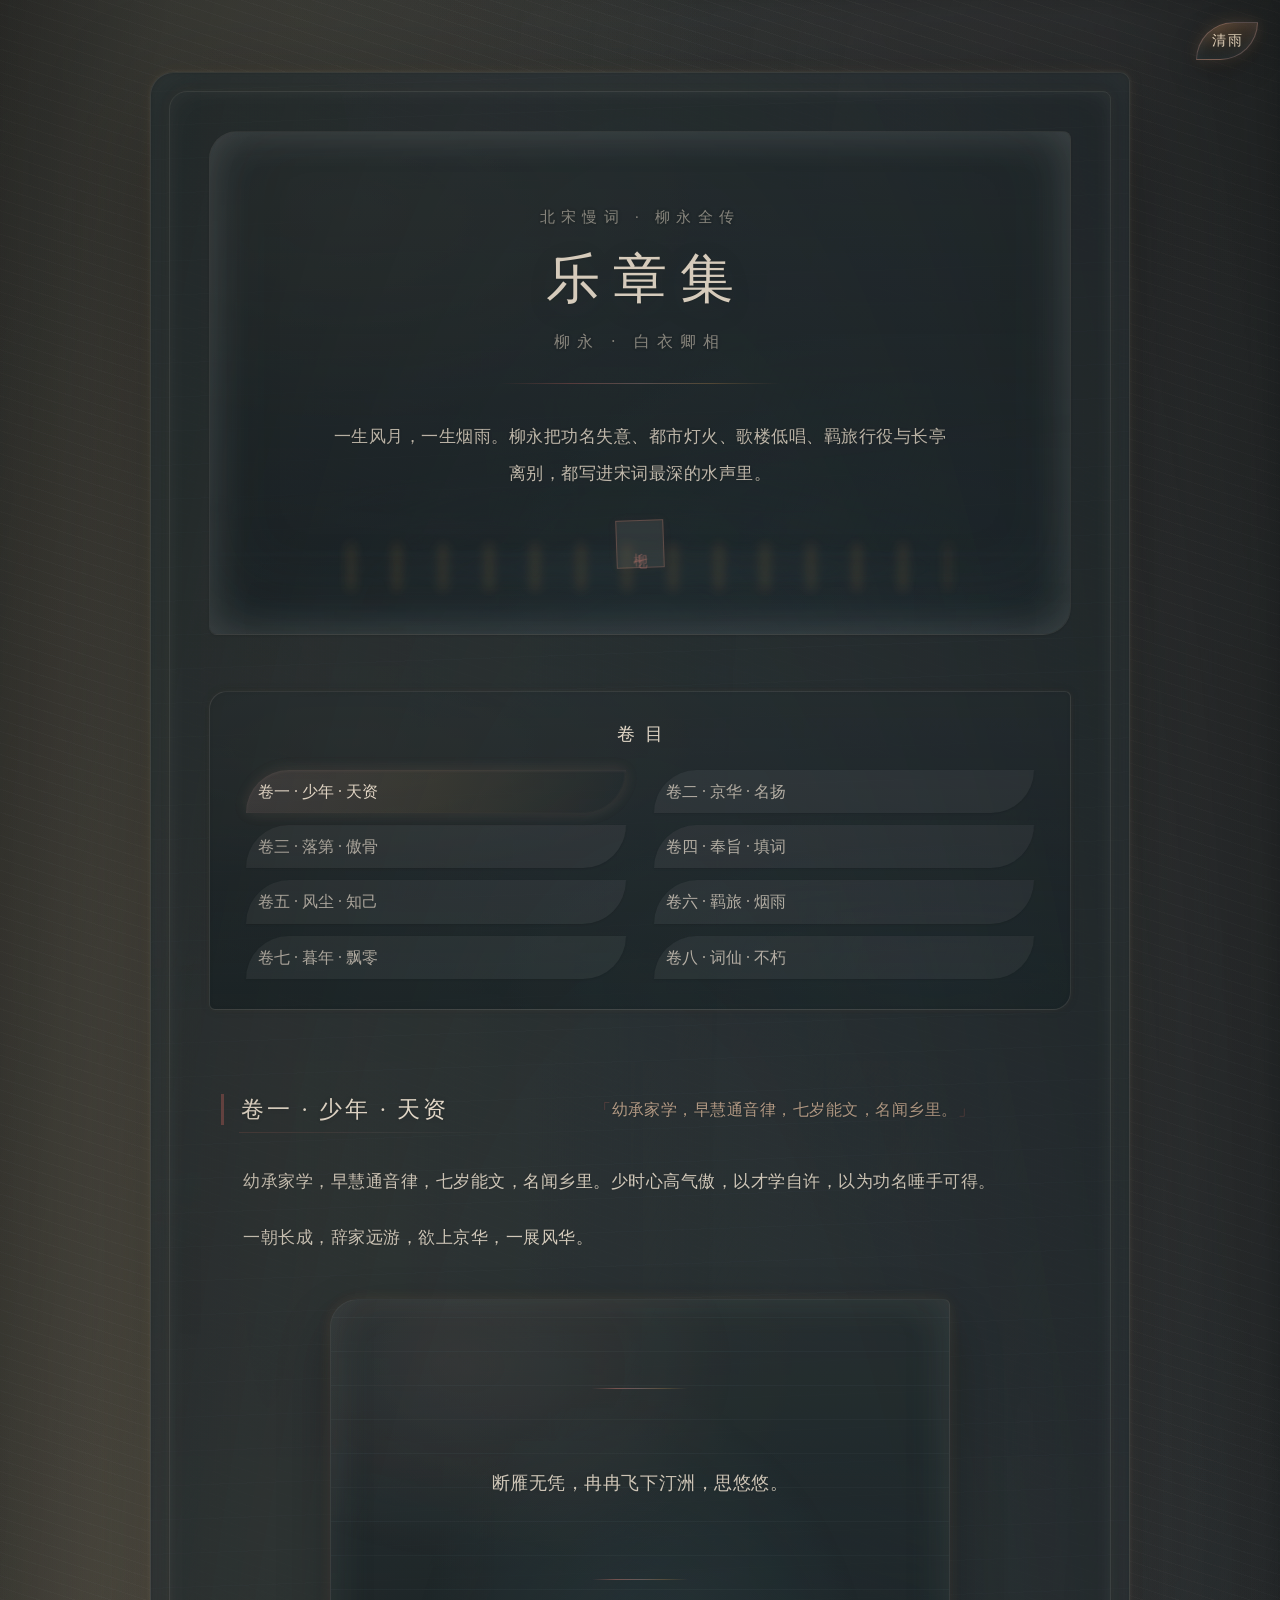
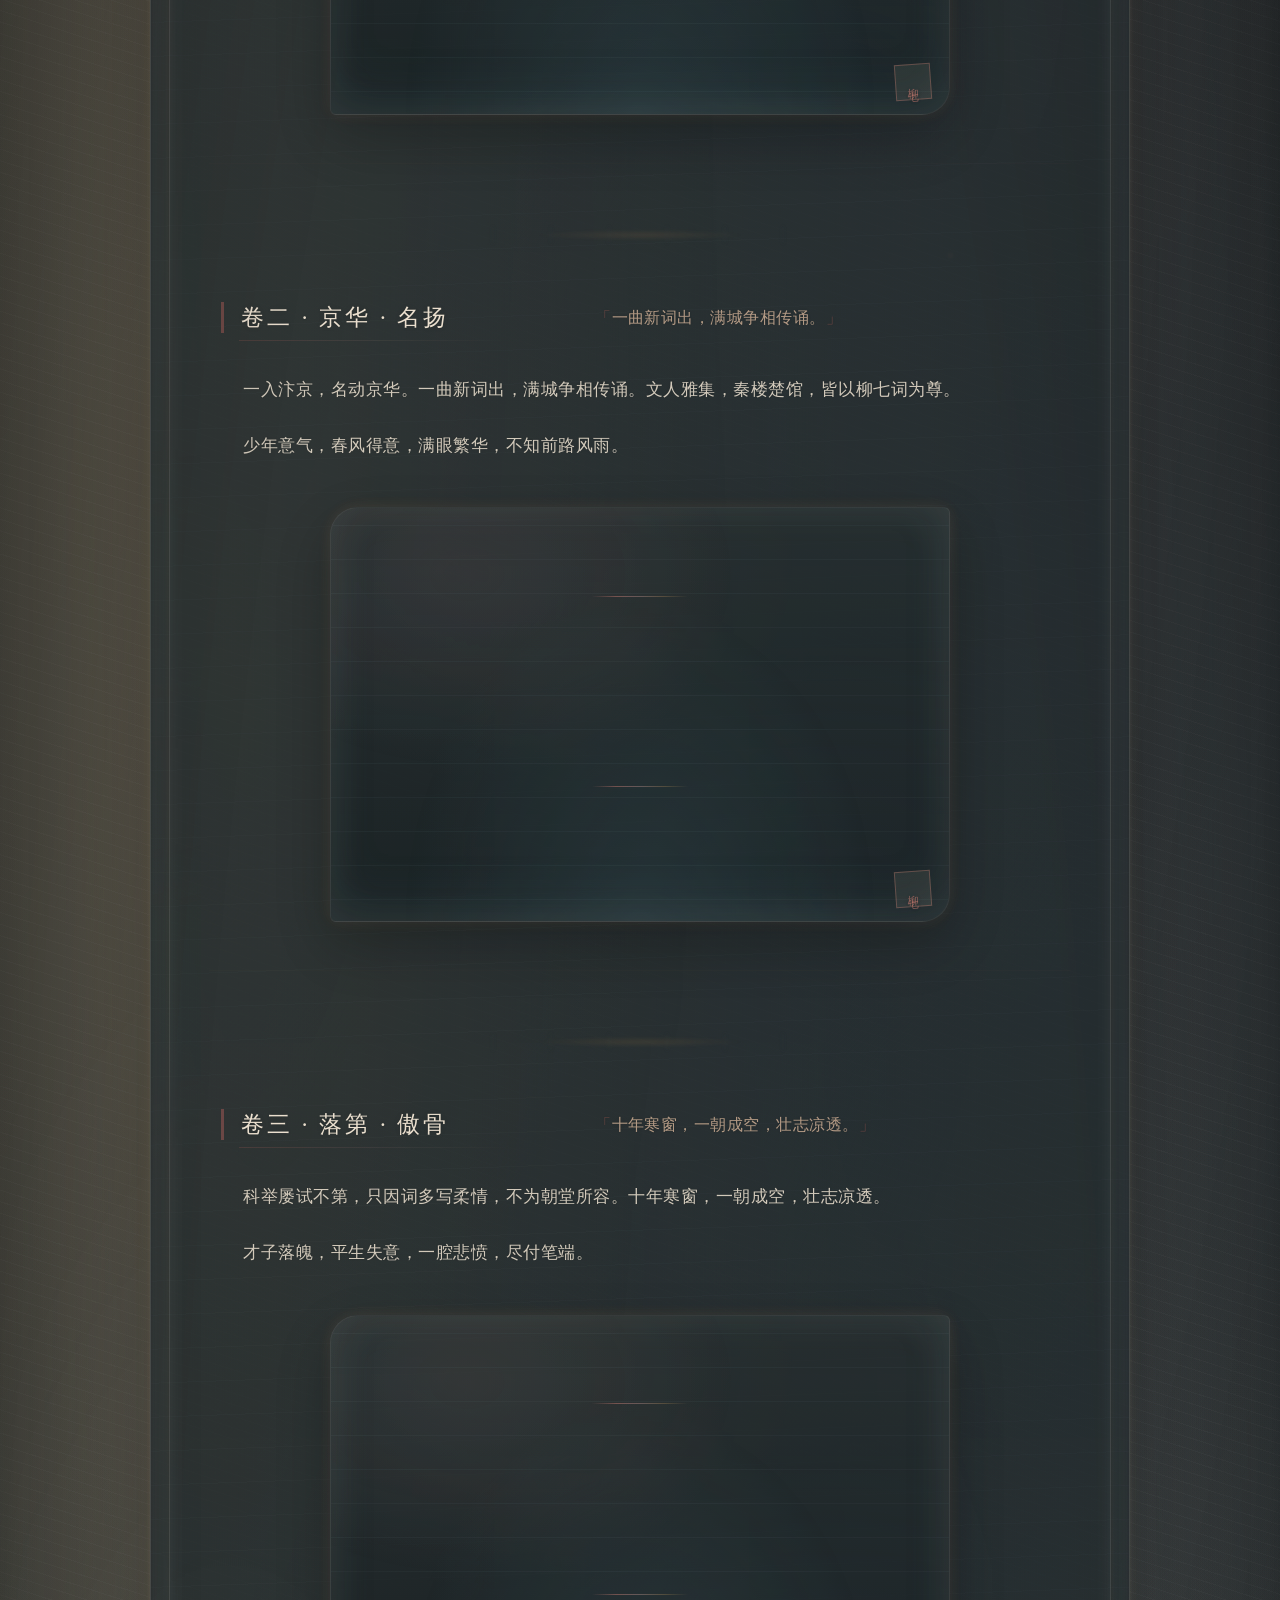
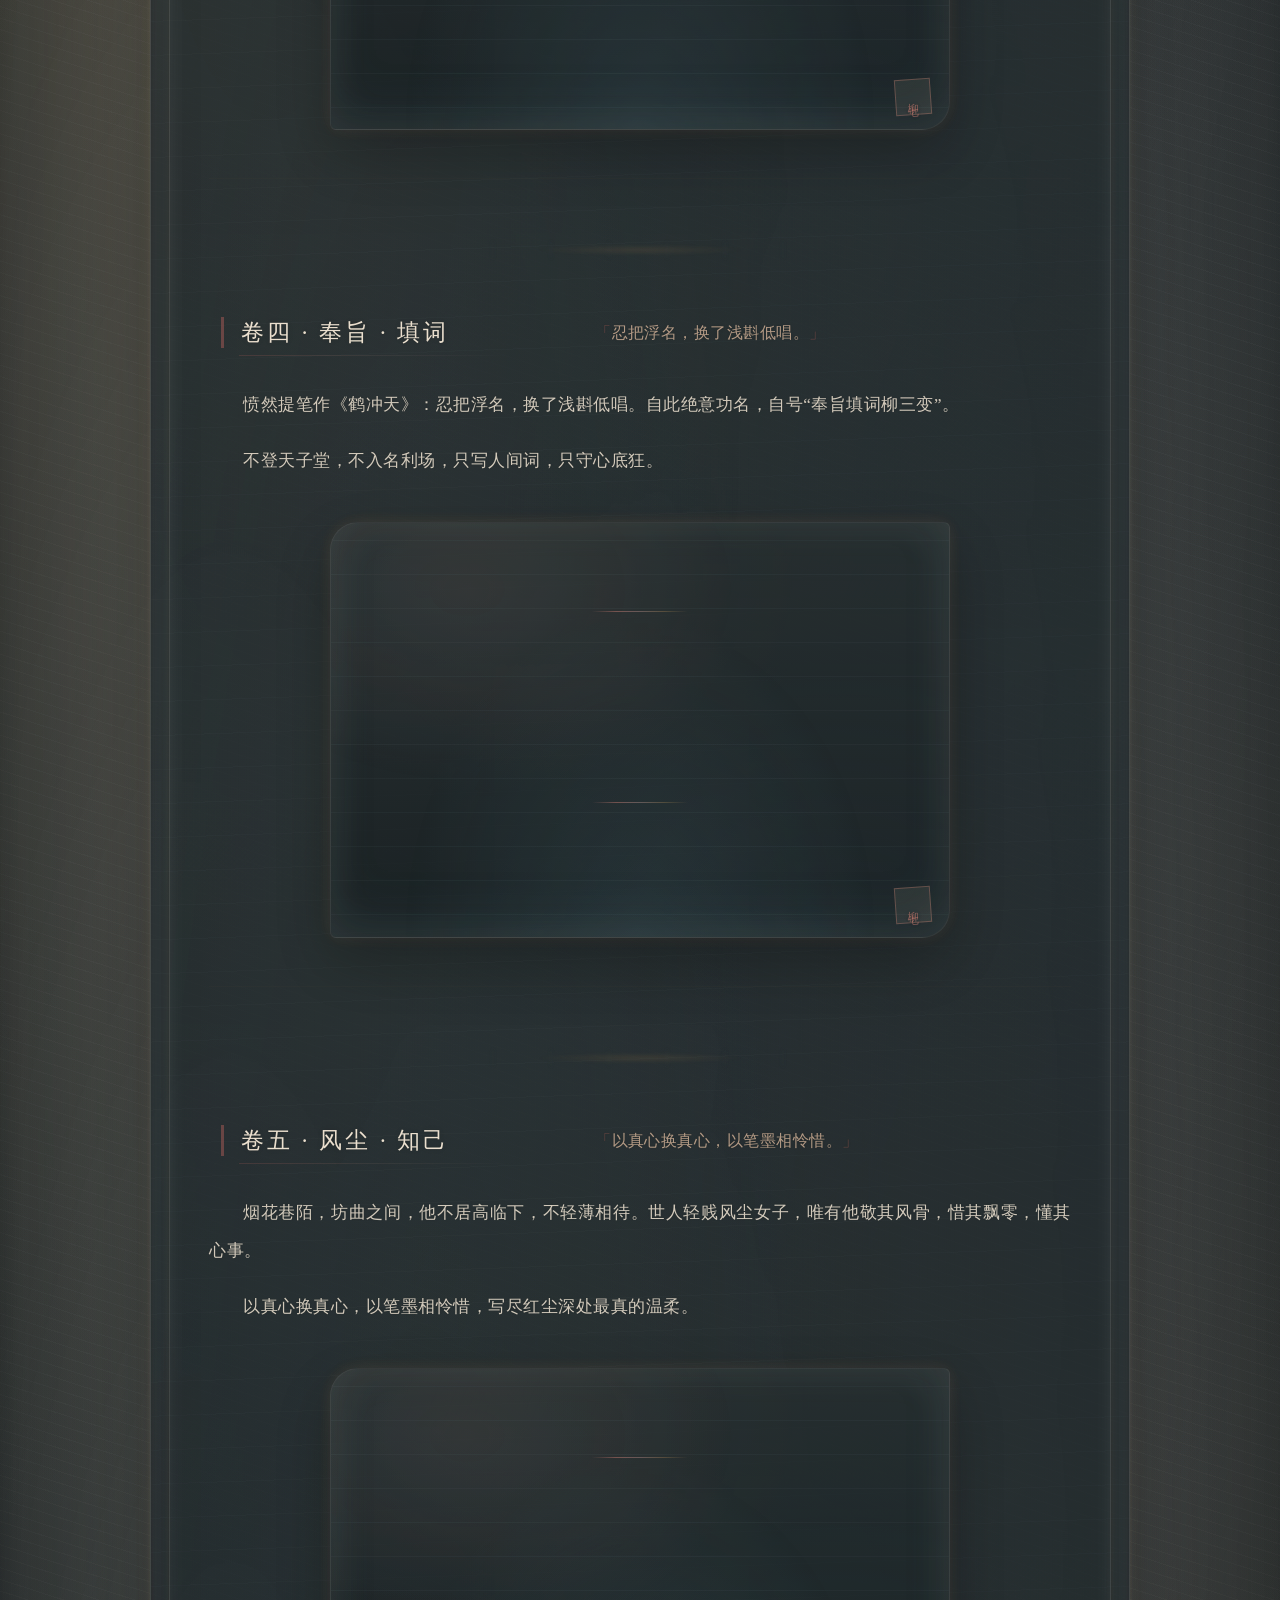
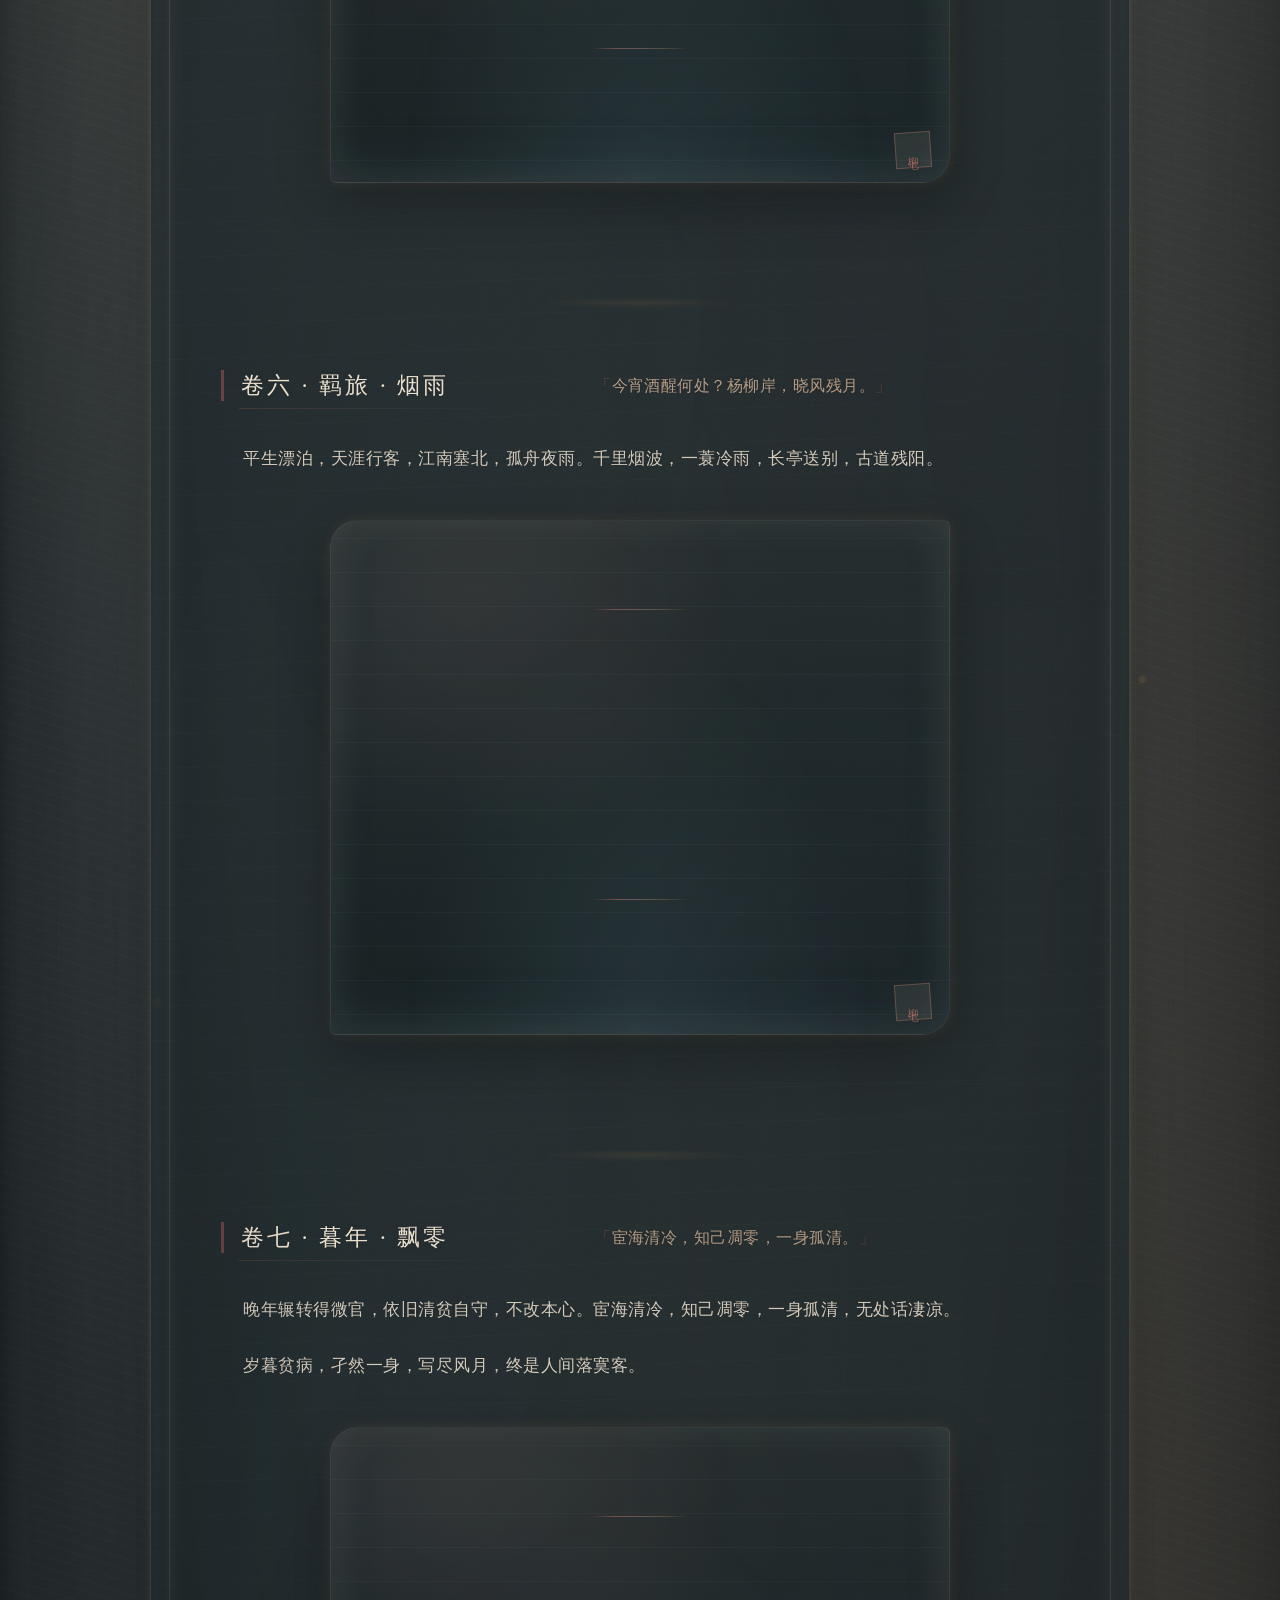
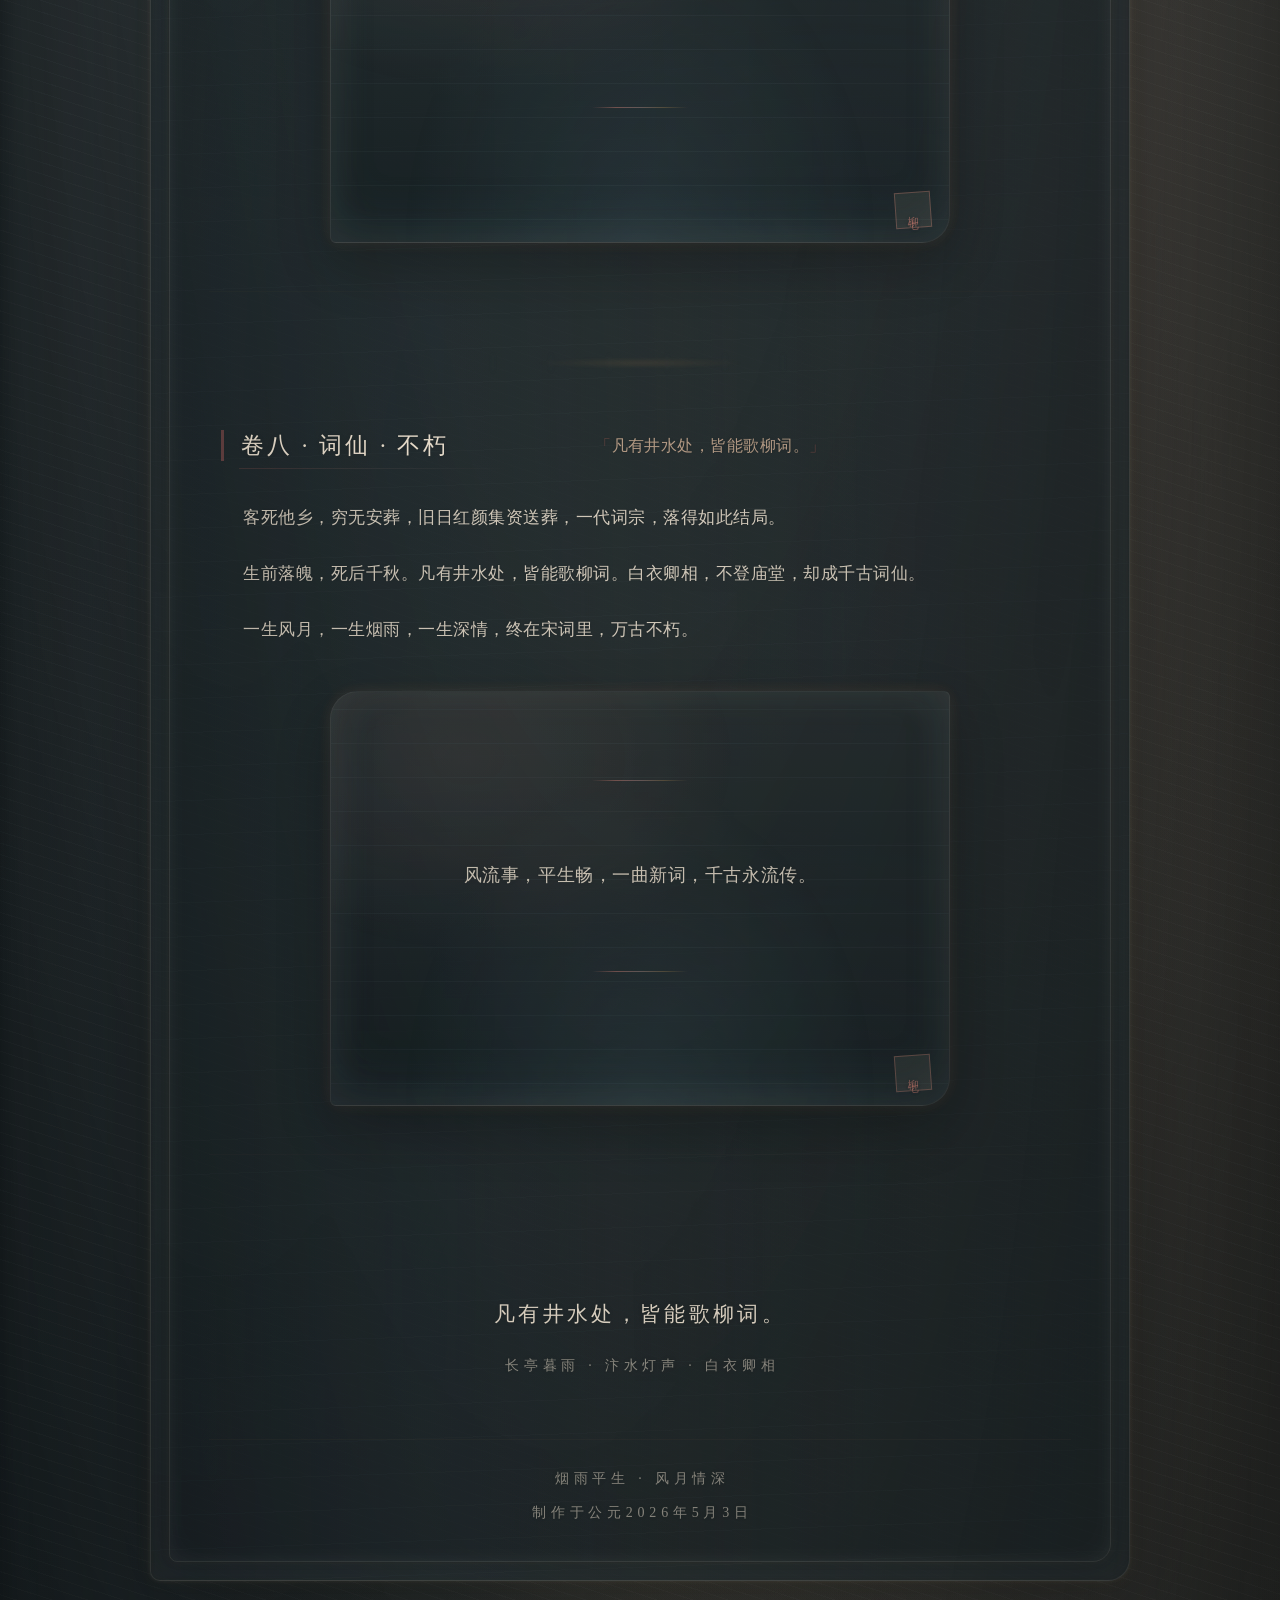
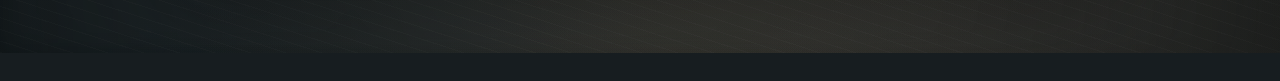
<file: works/liuyong/index.html>
<!DOCTYPE html>
<html lang="zh-CN">
<head>
<meta charset="UTF-8" />
<meta name="viewport" content="width=device-width, initial-scale=1.0" />
<title>乐章集｜柳永全传</title>
<meta name="content-revised" content="2026-08-08" />
<link rel="canonical" href="https://noctilumedev.github.io/InkNarratives/works/liuyong/" />
<link rel="icon" href="../../assets/favicon.svg" type="image/svg+xml" />

<style>

/* 第七层：时序 · 天光微移 —— 使用 @property；不支持时仍保留静态变量 */
@property --dusk-shift {
  syntax: "<angle>";
  inherits: true;
  initial-value: 0deg;
}

@property --lamp-breath {
  syntax: "<number>";
  inherits: true;
  initial-value: 0.16;
}

:root {
  --ink: #282623;
  --lamp: #d9a35f;
  --rouge: #a85b55;
  --blush: #d7a6a0;
  --blush-soft: rgba(215, 166, 160, 0.16);
  --blush-faint: rgba(215, 166, 160, 0.08);
  --blush-glow: rgba(215, 166, 160, 0.12);
  --wet-border: rgba(38, 34, 29, 0.14);
  --dusk-shift: 0deg;
  --lamp-breath: 0.16;
  --focus-ring: rgba(142, 66, 57, 0.52);
}

* {
  box-sizing: border-box;
  margin: 0;
  padding: 0;
}

html {
  scroll-behavior: smooth;
  overflow-x: clip;
}

body {
  min-height: 100vh;
  position: relative;
  isolation: isolate;
  overflow-x: hidden;

  /* 第十层：场 · 留白不止是空 */
  padding: 8vh 10vw;

  font-family: "Source Han Serif", "Noto Serif CJK SC", "SimSong", "宋体", serif;
  color: var(--ink);

  /* 第一层：底色 · 烟雨宣纸 */
  background-color: #dfe6e8;
  background-image:
    linear-gradient(180deg, rgba(207, 218, 224, 0.92) 0%, rgba(226, 230, 228, 0.94) 42%, rgba(194, 203, 205, 0.92) 100%),
    radial-gradient(ellipse at 12% 18%, rgba(196, 213, 218, 0.62), transparent 34%),
    radial-gradient(ellipse at 86% 78%, rgba(129, 142, 146, 0.20), transparent 38%);

  filter: hue-rotate(var(--dusk-shift));
  /* 第七层时序由脚本在加载时写入变量，按真实时刻确定昼暮色相。 */
}

/* 第二层：纹理 · 旧绢丝感 —— 斜向绢纹与水渍粒子 */
.texture-layer {
  position: fixed;
  inset: 0;
  z-index: -7;
  pointer-events: none;
  opacity: 0.095;
  mix-blend-mode: multiply;
  background-image:
    repeating-linear-gradient(112deg, rgba(51, 43, 36, 0.26) 0 1px, transparent 1px 9px),
    repeating-linear-gradient(18deg, rgba(255, 255, 255, 0.32) 0 1px, transparent 1px 11px),
    radial-gradient(circle at 20% 24%, rgba(73, 59, 47, 0.18) 0 1px, transparent 1.5px),
    radial-gradient(circle at 72% 66%, rgba(73, 59, 47, 0.16) 0 1px, transparent 1.5px);
  background-size: 100% 100%, 100% 100%, 62px 62px, 84px 84px;
}

/* 第三层：雾层 · 朦胧虚化 —— 固定层，仅模糊背景，不包裹文本 */
.fog-layer {
  position: fixed;
  inset: -28px;
  z-index: -6;
  pointer-events: none;
  background:
    radial-gradient(ellipse at 22% 26%, rgba(255, 255, 255, 0.18), transparent 48%),
    radial-gradient(ellipse at 74% 60%, rgba(236, 242, 243, 0.16), transparent 54%),
    linear-gradient(180deg, rgba(255, 255, 255, 0.055), rgba(255, 255, 255, 0.02));
  -webkit-backdrop-filter: blur(6px);
  backdrop-filter: blur(6px);
}

@supports not ((backdrop-filter: blur(6px)) or (-webkit-backdrop-filter: blur(6px))) {
  .fog-layer {
    background:
      radial-gradient(ellipse at 22% 26%, rgba(255, 255, 255, 0.26), transparent 50%),
      radial-gradient(ellipse at 74% 60%, rgba(236, 242, 243, 0.22), transparent 56%),
      linear-gradient(180deg, rgba(255, 255, 255, 0.06), rgba(255, 255, 255, 0.025));
    /* 后备方案只用透明雾色叠加，避免固定层 filter: blur() 的额外开销。 */
  }
}

/* 第四层：光层 · 灯火昏黄 —— 改为驿亭灯、岸边灯*/
.light-layer {
  position: fixed;
  inset: 0;
  z-index: -5;
  pointer-events: none;
  mix-blend-mode: soft-light;
  opacity: 0.95;
  background:
    radial-gradient(ellipse at 18% 28%, rgba(234, 178, 105, var(--lamp-breath)) 0%, transparent 42%),
    radial-gradient(ellipse at 78% 18%, var(--blush-faint) 0%, transparent 38%),
    radial-gradient(ellipse at 88% 82%, rgba(206, 132, 76, 0.12) 0%, transparent 46%),
    linear-gradient(135deg, rgba(255, 216, 154, 0.08), transparent 36%, rgba(65, 77, 82, 0.14));
}

/* 第五层：雨滴/薄雾动画 —— 柳永风格：斜雨、河雾、舟灯 */
.rain-layer,
.river-mist,
.lantern-drift {
  position: fixed;
  inset: 0;
  pointer-events: none;
}

.rain-layer {
  z-index: -4;
  overflow: hidden;
  opacity: 0.72;
}

.rain-layer span {
  position: absolute;
  top: -18vh;
  width: 1px;
  height: 58px;
  border-radius: 999px;
  background: linear-gradient(180deg, transparent, rgba(255, 255, 255, 0.22), rgba(255, 255, 255, 0.02));
  filter: blur(0.25px);
  transform: rotate(10deg);
  animation-name: rainFall;
  animation-timing-function: linear;
  animation-iteration-count: infinite;
}

.rain-layer span:nth-child(1) { left: 8%;  animation-duration: 72s; animation-delay: -12s; opacity: 0.20; height: 46px; }
.rain-layer span:nth-child(2) { left: 16%; animation-duration: 64s; animation-delay: -45s; opacity: 0.16; height: 64px; }
.rain-layer span:nth-child(3) { left: 27%; animation-duration: 91s; animation-delay: -22s; opacity: 0.18; height: 52px; }
.rain-layer span:nth-child(4) { left: 39%; animation-duration: 76s; animation-delay: -58s; opacity: 0.12; height: 68px; }
.rain-layer span:nth-child(5) { left: 51%; animation-duration: 88s; animation-delay: -31s; opacity: 0.18; height: 54px; }
.rain-layer span:nth-child(6) { left: 63%; animation-duration: 70s; animation-delay: -16s; opacity: 0.14; height: 60px; }
.rain-layer span:nth-child(7) { left: 76%; animation-duration: 96s; animation-delay: -65s; opacity: 0.20; height: 50px; }
.rain-layer span:nth-child(8) { left: 88%; animation-duration: 82s; animation-delay: -36s; opacity: 0.15; height: 66px; }
.rain-layer span:nth-child(9) { left: 94%; animation-duration: 105s; animation-delay: -80s; opacity: 0.12; height: 48px; }

@keyframes rainFall {
  0% { transform: translate3d(0, -20vh, 0) rotate(10deg); opacity: 0; }
  8% { opacity: 1; }
  86% { opacity: 0.68; }
  100% { transform: translate3d(-18vw, 122vh, 0) rotate(10deg); opacity: 0; }
}

.river-mist {
  z-index: -3;
  opacity: 0.58;
  background:
    radial-gradient(ellipse at 18% 72%, rgba(255, 255, 255, 0.16), transparent 42%),
    radial-gradient(ellipse at 64% 76%, rgba(255, 255, 255, 0.12), transparent 46%),
    radial-gradient(ellipse at 80% 18%, rgba(255, 255, 255, 0.075), transparent 44%);
  filter: blur(10px);
  animation: riverMistFlow 96s ease-in-out infinite alternate;
}

@keyframes riverMistFlow {
  0% { transform: translate3d(-24px, 8px, 0) scale(1); }
  100% { transform: translate3d(30px, -10px, 0) scale(1.035); }
}

.lantern-drift {
  z-index: -2;
  overflow: hidden;
}

.lantern-drift i {
  position: absolute;
  display: block;
  width: 7px;
  height: 7px;
  border-radius: 50%;
  background: rgba(224, 159, 78, 0.32);
  box-shadow: 0 0 18px rgba(224, 159, 78, 0.28), 0 0 2px rgba(224, 159, 78, 0.5);
  filter: blur(0.4px);
  animation: lanternFloat 120s ease-in-out infinite alternate;
}

.lantern-drift i:nth-child(1) { left: 12%; top: 72%; animation-delay: -12s; opacity: 0.5; }
.lantern-drift i:nth-child(2) { left: 74%; top: 23%; animation-delay: -48s; opacity: 0.32; transform: scale(0.7); }
.lantern-drift i:nth-child(3) { left: 89%; top: 68%; animation-delay: -76s; opacity: 0.4; transform: scale(0.9); }

@keyframes lanternFloat {
  0% { margin-left: -12px; margin-top: 0; }
  50% { margin-left: 18px; margin-top: -10px; }
  100% { margin-left: 34px; margin-top: 7px; }
}

/* 第十层：暗角与卷边场域 */
.vignette-layer {
  position: fixed;
  inset: 0;
  z-index: 12;
  pointer-events: none;
  mix-blend-mode: multiply;
  background:
    radial-gradient(ellipse at center, transparent 54%, rgba(109, 91, 71, 0.13) 100%),
    linear-gradient(90deg, rgba(85, 70, 52, 0.065), transparent 12%, transparent 88%, rgba(85, 70, 52, 0.06));
}

/* 页面主体：湿润宋笺 + 水岸外框 */
.page {
  position: relative;
  z-index: 2;
  max-width: 980px;
  margin: 0 auto;
}

.rain-scroll {
  position: relative;
  overflow: hidden;
  padding: clamp(30px, 5vw, 58px);
  border: 0.5px solid rgba(51, 45, 38, 0.20);
  border-radius: 24px 10px 22px 10px;

  background:
    linear-gradient(180deg, rgba(232, 236, 235, 0.84), rgba(209, 218, 220, 0.78)),
    radial-gradient(ellipse at 12% 14%, rgba(255, 244, 218, 0.20), transparent 36%),
    radial-gradient(ellipse at 92% 86%, rgba(81, 97, 104, 0.12), transparent 40%);

  /* 第六层：墨染晕开 */
  box-shadow:
    0 34px 110px rgba(33, 43, 47, 0.22),
    0 0 4px rgba(80, 70, 60, 0.20),
    0 0 14px rgba(80, 70, 60, 0.10),
    inset 0 0 50px rgba(255, 255, 255, 0.24),
    inset 0 0 4px rgba(0, 0, 0, 0.05);
}

/* 汴水横纹*/
.rain-scroll::before {
  content: "";
  position: absolute;
  inset: 0;
  z-index: 0;
  pointer-events: none;
  opacity: 0.42;
  background:
    repeating-linear-gradient(
      178deg,
      transparent 0 18px,
      rgba(64, 80, 86, 0.035) 18px 19px,
      transparent 19px 34px
    ),
    radial-gradient(ellipse at 28% 96%, rgba(58, 79, 89, 0.22), transparent 52%);
  filter: blur(0.15px);
}

/* 旧画边际内框 */
.rain-scroll::after {
  content: "";
  position: absolute;
  inset: 18px;
  z-index: 0;
  pointer-events: none;
  border: 0.5px solid rgba(80, 70, 60, 0.20);
  border-radius: 18px 8px 18px 8px;
  box-shadow:
    inset 0 0 18px rgba(75, 65, 54, 0.06),
    0 0 12px rgba(255, 255, 255, 0.12);
}

.rain-scroll > *:not(.willow-shadow) {
  position: relative;
  z-index: 1;
}

/* 第九层：声纹 · 视触联觉 */
.kicker,
.subtitle,
.hero-quote,
.block-title,
.chapter h2,
.chapter-quote,
.poem,
.footer,
.afterword {
  letter-spacing: 0.03em;
  text-shadow:
    0 0 3px rgba(0, 0, 0, 0.15),
    0 0 6px rgba(30, 20, 20, 0.08);
}

/* 主视觉：长亭、暮雨、舟影 */
.hero {
  min-height: 430px;
  margin-bottom: 56px;
  padding: clamp(46px, 7vw, 76px) clamp(22px, 5vw, 54px) clamp(42px, 6vw, 62px);
  overflow: hidden;
  text-align: center;

  border: 0.5px solid rgba(43, 39, 34, 0.16);
  border-radius: 28px 8px 28px 8px;
  background:
    linear-gradient(180deg, rgba(227, 232, 231, 0.72), rgba(189, 204, 211, 0.56)),
    radial-gradient(ellipse at 20% 22%, rgba(229, 168, 92, 0.20), transparent 35%),
    linear-gradient(120deg, rgba(59, 75, 83, 0.12), transparent 48%);
  box-shadow:
    0 1px 2px rgba(0, 0, 0, 0.10),
    inset 0 0 42px rgba(255, 255, 255, 0.18),
    inset 0 -30px 80px rgba(78, 95, 102, 0.12);
}

/* 长亭屋檐剪影 */
.hero::before {
  content: "";
  position: absolute;
  left: -8%;
  right: -8%;
  bottom: 0;
  height: 46%;
  z-index: 0;
  pointer-events: none;
  opacity: 0.58;
  background:
    linear-gradient(174deg, transparent 0 32%, rgba(39, 47, 50, 0.18) 33% 37%, transparent 38%),
    linear-gradient(6deg, transparent 0 38%, rgba(42, 50, 52, 0.16) 39% 43%, transparent 44%),
    linear-gradient(180deg, transparent 0 64%, rgba(52, 67, 75, 0.16) 65% 66%, transparent 67%),
    radial-gradient(ellipse at 50% 92%, rgba(48, 67, 76, 0.30), transparent 58%);
  filter: blur(0.7px);
}

/* 水面灯影 */
.hero::after {
  content: "";
  position: absolute;
  left: 14%;
  right: 14%;
  bottom: 44px;
  height: 46px;
  z-index: 0;
  pointer-events: none;
  opacity: 0.72;
  background:
    repeating-linear-gradient(90deg, transparent 0 18px, rgba(222, 160, 77, 0.20) 18px 24px, transparent 24px 46px),
    radial-gradient(ellipse at center, rgba(52, 70, 78, 0.18), transparent 70%);
  filter: blur(5px);
  animation: reflectionQuiver 18s ease-in-out infinite alternate;
}

@keyframes reflectionQuiver {
  0% { transform: translate3d(-3px, 0, 0) scaleX(0.98); }
  100% { transform: translate3d(4px, 1px, 0) scaleX(1.02); }
}

.kicker {
  margin-bottom: 16px;
  color: rgba(73, 69, 61, 0.64);
  font-size: 15px;
  letter-spacing: 0.42em;
}

.title {
  font-size: clamp(34px, 6vw, 54px);
  font-weight: normal;
  color: #302a25;
  letter-spacing: 0.24em;
  text-indent: 0.24em;
  text-shadow:
    0 0 2px rgba(35, 31, 27, 0.22),
    0 8px 28px rgba(49, 57, 60, 0.18);
  animation: firstTitleInkBloom 10s ease-in-out infinite alternate;
  will-change: filter, text-shadow, opacity;
}

.subtitle {
  margin-top: 16px;
  color: rgba(64, 55, 48, 0.70);
  font-size: 16px;
  letter-spacing: 0.45em;
}

.hero-line {
  width: min(280px, 60%);
  height: 1px;
  margin: 30px auto 0;
  background:
    linear-gradient(
      90deg,
      transparent,
      rgba(168, 91, 85, 0.44),
      rgba(215, 166, 160, 0.34),
      rgba(214, 157, 86, 0.30),
      transparent
    );
}

.hero-quote {
  max-width: 620px;
  margin: 34px auto 0;
  color: #3a3732;
  font-size: 17px;
  line-height: 2.18;
  opacity: 0.92;
}

.hero-quote strong {
  color: var(--rouge);
  font-weight: normal;
}

.seal {
  display: inline-flex;
  align-items: center;
  justify-content: center;
  width: 48px;
  height: 48px;
  margin-top: 28px;
  color: rgba(168, 91, 85, 0.58);
  border: 1px solid rgba(168, 91, 85, 0.34);
  background: rgba(255, 240, 220, 0.10);
  writing-mode: vertical-rl;
  font-size: 14px;
  letter-spacing: 2px;
  line-height: 1.1;
  box-shadow:
    inset 0 1px 3px rgba(90, 38, 32, 0.10),
    0 0 10px rgba(142, 66, 57, 0.10);
  transform: rotate(-2deg);
  animation: sealWetPress 3.6s ease-out 0.4s both;
}

@keyframes sealWetPress {
  0% { opacity: 0; transform: rotate(-2deg) scale(1.08); filter: blur(1.8px); }
  60% { opacity: 0.74; transform: rotate(-2deg) scale(0.985); filter: blur(0.4px); }
  100% { opacity: 0.88; transform: rotate(-2deg) scale(1); filter: blur(0); }
}

/* 身份画像 */
.identity {
  display: grid;
  grid-template-columns: 1.18fr 0.82fr;
  gap: 24px;
  margin-bottom: 58px;
}

.identity-card,
.timeline-card,
.toc,
.chapter,
.poem {
  border: 0.5px solid var(--wet-border);
  box-shadow:
    0 0 4px rgba(80, 70, 60, 0.20),
    0 0 10px rgba(80, 70, 60, 0.10),
    inset 0 0 4px rgba(0, 0, 0, 0.05);
}

.identity-card,
.timeline-card {
  padding: 30px 32px;
  border-radius: 20px 6px 20px 6px;
  background:
    linear-gradient(180deg, rgba(233, 235, 231, 0.58), rgba(204, 214, 216, 0.42)),
    radial-gradient(ellipse at 20% 20%, rgba(229, 171, 101, 0.11), transparent 40%);
}

.block-title {
  margin-bottom: 18px;
  font-size: 21px;
  font-weight: normal;
  color: #312c27;
  letter-spacing: 0.22em;
}

.identity-card p {
  margin-bottom: 16px;
  color: #2f2d29;
  font-size: 17px;
  line-height: 2.18;
  text-align: justify;
  opacity: 0.92;
}

.identity-card strong {
  color: var(--rouge);
  font-weight: normal;
}

.tags {
  display: flex;
  flex-wrap: wrap;
  gap: 10px;
  margin-top: 22px;
}

/* 第八层：触感 · 压感微凹 */
.tag,
.toc a,
.chapter-head,
.poem,
.seal {
  transition:
    box-shadow 0.55s ease,
    transform 0.55s ease,
    background-color 0.55s ease,
    opacity 0.55s ease;
}

.tag {
  display: inline-block;
  padding: 6px 12px;
  color: rgba(54, 48, 42, 0.78);
  font-size: 14px;
  border: 0.5px solid rgba(80, 70, 60, 0.18);
  border-radius: 999px;
  background: rgba(230, 224, 214, 0.36);
  box-shadow: 0 1px 2px rgba(0, 0, 0, 0.10);
}

.tag:hover,
.toc a:hover,
.seal:hover {
  box-shadow: inset 0 1px 3px rgba(0, 0, 0, 0.20);
  transform: scale(0.99);
}


.timeline {
  position: relative;
  list-style: none;
}

.timeline::before {
  content: "";
  position: absolute;
  left: 50px;
  top: 8px;
  bottom: 8px;
  width: 1px;
  background: linear-gradient(180deg, rgba(142, 66, 57, 0.28), rgba(78, 92, 98, 0.18), transparent);
}

.timeline li {
  display: grid;
  grid-template-columns: 72px 1fr;
  gap: 14px;
  margin-bottom: 18px;
}

.timeline li:last-child {
  margin-bottom: 0;
}

.timeline time {
  color: rgba(142, 66, 57, 0.82);
  font-size: 16px;
}

.timeline span {
  color: #3d3933;
  font-size: 15px;
  line-height: 1.78;
}

/* 目录：水岸酒旗 */
.toc {
  margin-bottom: 70px;
  padding: 30px 36px;
  border-radius: 18px 6px 18px 6px;
  background:
    linear-gradient(90deg, rgba(84, 96, 100, 0.08), rgba(225, 210, 184, 0.24), rgba(84, 96, 100, 0.06)),
    linear-gradient(180deg, rgba(224, 229, 228, 0.58), rgba(203, 213, 215, 0.48));
}

.toc-title {
  margin-bottom: 24px;
  text-align: center;
  color: #342e28;
  font-size: 18px;
  font-weight: normal;
  letter-spacing: 0.55em;
  text-indent: 0.55em;
}

.toc ul {
  list-style: none;
  display: grid;
  grid-template-columns: repeat(2, minmax(0, 1fr));
  gap: 12px 28px;
}

.toc a {
  display: block;
  padding: 8px 12px;
  color: rgba(52, 46, 40, 0.78);
  text-decoration: none;
  line-height: 1.7;
  border-radius: 999px 4px 999px 4px;
  background: rgba(255, 255, 255, 0.11);
  box-shadow: 0 1px 2px rgba(0, 0, 0, 0.10);
}

.toc a:hover {
  color: #251f1b;
  background: rgba(221, 170, 100, 0.08);
}

.toc a.is-current {
  color: #2a211d;
  background:
    linear-gradient(
      90deg,
      rgba(215, 166, 160, 0.13),
      rgba(217, 163, 95, 0.08),
      transparent
    );
  box-shadow:
    inset 0 1px 3px rgba(168, 91, 85, 0.12),
    0 0 14px rgba(215, 166, 160, 0.10);
}

/* 章节 */
.chapter {
  margin-bottom: 58px;
  padding: 4px 0 2px;
  border-width: 0 0 0.5px;
  border-color: rgba(80, 70, 60, 0.10);
  box-shadow: none;
}

.chapter + .chapter::before {
  content: "";
  display: block;
  width: min(360px, 70%);
  height: 18px;
  margin: 0 auto 48px;
  opacity: 0.62;
  background:
    radial-gradient(ellipse at center, rgba(214, 155, 86, 0.18), transparent 42%),
    repeating-linear-gradient(90deg, transparent 0 32px, rgba(52, 64, 69, 0.16) 32px 34px, transparent 34px 58px);
  filter: blur(1.4px);
}

.chapter-head {
  display: grid;
  grid-template-columns: minmax(220px, 0.86fr) 1.14fr;
  gap: 24px;
  align-items: start;
  margin-bottom: 28px;
  padding: 10px 12px;
  border-radius: 16px 5px 16px 5px;
}

.chapter-head:hover {
  box-shadow: inset 0 1px 3px rgba(0, 0, 0, 0.13);
  transform: scale(0.997);
}

.chapter h2 {
  position: relative;
  padding-left: 17px;
  color: #302a25;
  font-size: 23px;
  font-weight: normal;
  letter-spacing: 0.13em;
  border-left: 3px solid rgba(168, 91, 85, 0.52);
}

.chapter h2::after {
  content: "";
  position: absolute;
  left: 15px;
  bottom: -8px;
  width: 80%;
  height: 1px;
  background: linear-gradient(90deg, rgba(168, 91, 85, 0.24), var(--blush-faint), transparent);
}

.chapter-quote {
  color: rgba(91, 65, 50, 0.82);
  font-size: 16px;
  line-height: 1.95;
  opacity: 0.9;
}

.chapter-quote::before {
  content: "「";
  color: rgba(168, 91, 85, 0.58);
}

.chapter-quote::after {
  content: "」";
  color: rgba(168, 91, 85, 0.58);
}

.chapter p {
  margin-bottom: 18px;
  text-indent: 2em;
  color: #2b2a27;
  font-size: 17px;
  line-height: 2.24;
  letter-spacing: 0.03em;
  text-align: justify;
  opacity: 0.94;
  text-shadow:
    0 0 3px rgba(0,0,0,0.12),
    0 0 6px rgba(30,20,20,0.06);
}

.chapter p strong {
  color: var(--rouge);
  font-weight: normal;
}

/* 诗词卡：潮湿的驿馆窗纸 + 汴水倒影；卡片本体静止，只让水纹与湿墨光变化 */
.poem {
  position: relative;
  isolation: isolate;
  max-width: 620px;
  margin: 42px auto 46px;
  padding: 42px 34px;
  overflow: hidden;
  text-align: center;
  white-space: pre-line;
  color: #2b2a27;
  font-size: 18px;
  line-height: 2.55;
  letter-spacing: 0.06em;
  opacity: 0.92;
  border-radius: 28px 6px 28px 6px;
  background:
    linear-gradient(180deg, rgba(230, 233, 229, 0.74), rgba(193, 207, 212, 0.58)),
    radial-gradient(ellipse at 18% 14%, var(--blush-soft), transparent 38%),
    radial-gradient(ellipse at 82% 88%, rgba(217, 163, 95, 0.10), transparent 40%),
    radial-gradient(ellipse at 84% 92%, rgba(64, 86, 96, 0.18), transparent 44%);
  box-shadow:
    0 18px 48px rgba(45, 58, 64, 0.13),
    0 0 10px var(--blush-faint),
    0 0 4px rgba(80, 70, 60, 0.18),
    inset 0 0 38px rgba(255, 255, 255, 0.18),
    inset 0 -18px 44px rgba(58, 79, 89, 0.10);
  transition:
    box-shadow 1.2s ease,
    background 1.2s ease,
    opacity 1.2s ease;
}

.poem::before {
  content: "";
  position: absolute;
  inset: 0;
  z-index: 0;
  pointer-events: none;
  background:
    repeating-linear-gradient(180deg, transparent 0 17px, rgba(59, 76, 82, 0.045) 17px 18px, transparent 18px 34px),
    radial-gradient(ellipse at 24% 18%, var(--blush-faint), transparent 42%),
    radial-gradient(ellipse at 50% 100%, rgba(54, 73, 82, 0.20), transparent 55%);
  opacity: 0.78;
  animation: poemWaterBreath 26s ease-in-out infinite alternate;
}

@keyframes poemWaterBreath {
  0% { transform: translate3d(-4px, 0, 0); opacity: 0.62; }
  100% { transform: translate3d(5px, 1px, 0); opacity: 0.82; }
}

.poem::after {
  content: "柳七";
  position: absolute;
  right: 18px;
  bottom: 14px;
  z-index: 2;
  width: 34px;
  height: 34px;
  display: flex;
  align-items: center;
  justify-content: center;
  writing-mode: vertical-rl;
  color: rgba(168, 91, 85, 0.58);
  border: 1px solid rgba(168, 91, 85, 0.34);
  background: rgba(255, 235, 205, 0.08);
  font-size: 11px;
  letter-spacing: 2px;
  transform: rotate(-4deg);
}

.poem-text {
  position: relative;
  z-index: 1;
  display: block;
  transition: text-shadow 1.2s ease, opacity 1.2s ease;
}

.poem-text .ink-char {
  display: inline-block;
}

.poem-text.is-ink-ready .ink-char {
  opacity: 0;
  filter: blur(2px);
  transform: translate3d(0, 3px, 0);
}

.poem-text.is-ink-visible .ink-char {
  opacity: 1;
  filter: blur(0);
  transform: translate3d(0, 0, 0);
  transition:
    opacity 1.15s ease,
    filter 1.15s ease,
    transform 1.15s ease;
  transition-delay: calc(var(--i) * 42ms);
}

.poem-text::before,
.poem-text::after {
  content: "";
  display: block;
  width: 96px;
  height: 1px;
  margin-left: auto;
  margin-right: auto;
  background:
    linear-gradient(
      90deg,
      transparent,
      rgba(168, 91, 85, 0.46),
      rgba(215, 166, 160, 0.36),
      rgba(212, 160, 91, 0.24),
      transparent
    );
}

.poem-text::before { margin-bottom: 26px; }
.poem-text::after { margin-top: 26px; }

/* 结尾留白 */
.afterword {
  margin: 92px auto 0;
  padding: 44px 20px 8px;
  text-align: center;
}

.afterword .cloud {
  margin-bottom: 18px;
  color: #302a25;
  font-size: 21px;
  line-height: 2.25;
  letter-spacing: 0.16em;
}

.afterword .note {
  color: rgba(67, 63, 56, 0.55);
  font-size: 14px;
  letter-spacing: 0.34em;
  text-indent: 0.34em;
}

.footer {
  margin-top: 56px;
  padding-top: 30px;
  text-align: center;
  color: rgba(67, 63, 56, 0.60);
  font-size: 14px;
  letter-spacing: 0.34em;
  text-indent: 0.34em;
  border-top: 0.5px solid rgba(80, 70, 60, 0.18);
}

::selection {
  background: rgba(217, 163, 95, 0.28);
  color: #241f1b;
  text-shadow:
    0 0 4px rgba(70, 45, 32, 0.22),
    0 0 9px rgba(142, 66, 57, 0.12);
}

/* 可访问性：读屏专读文本与隐藏出处说明 */
.sr-only {
  position: absolute !important;
  width: 1px !important;
  height: 1px !important;
  padding: 0 !important;
  margin: -1px !important;
  overflow: hidden !important;
  clip: rect(0, 0, 0, 0) !important;
  white-space: nowrap !important;
  border: 0 !important;
}

/* 第八层补全：键盘焦点也获得同样的湿纸压感 */
.tag:focus-visible,
.toc a:focus-visible,
.chapter-head:focus-visible,
.poem:focus-visible {
  outline: 1px solid var(--focus-ring);
  outline-offset: 4px;
}

.tag:focus-visible,
.toc a:focus-visible,
.chapter-head:focus-visible {
  box-shadow: inset 0 1px 3px rgba(0, 0, 0, 0.20);
  transform: scale(0.99);
}

.poem:hover,
.poem:focus-visible {
  box-shadow:
    0 20px 52px rgba(45, 58, 64, 0.16),
    0 0 16px var(--blush-glow),
    0 0 5px rgba(80, 70, 60, 0.20),
    inset 0 0 42px rgba(255, 255, 255, 0.22),
    inset 0 -20px 48px rgba(58, 79, 89, 0.12);
  transform: none;
  animation: none;
}

.poem:hover .poem-text,
.poem:focus-visible .poem-text {
  text-shadow:
    0 0 4px rgba(35, 31, 27, 0.18),
    0 0 9px rgba(30, 20, 20, 0.10),
    0 0 13px rgba(168, 91, 85, 0.09),
    0 0 18px var(--blush-faint);
}

/* =========================================================
   最终微动系统 · 只保留阅读所需的慢动作
   - 雾层缓流
   - 灯火呼吸
   - 岸柳慢摆
   - 标题墨晕呼吸
   - 章节标题 hover sin 式慢荡，离开后 3s 软回位
   - 诗词卡本体静止，只让水纹与湿墨光缓慢变化
   ========================================================= */

.fog-layer {
  animation: firstFogSlowFlow 96s ease-in-out infinite alternate;
  will-change: transform, opacity;
}

.willow-shadow {
  position: absolute;
  left: -18px;
  top: -10px;
  bottom: -10px;
  width: clamp(42px, 6vw, 68px);
  z-index: 0;
  pointer-events: none;
  opacity: 0.40;
  filter: blur(0.38px);
  transform-origin: top center;
  background:
    linear-gradient(174deg, transparent 0 11%, rgba(52, 76, 72, 0.11) 12% 14%, transparent 15% 25%, rgba(52, 76, 72, 0.075) 26% 28%, transparent 29% 100%),
    linear-gradient(166deg, transparent 0 30%, rgba(52, 76, 72, 0.095) 31% 33%, transparent 34% 56%, rgba(52, 76, 72, 0.060) 57% 60%, transparent 61%),
    linear-gradient(182deg, rgba(52, 76, 72, 0.080), rgba(52, 76, 72, 0.030) 35%, transparent 56%);
  animation: firstWillowSway 72s ease-in-out infinite alternate;
  will-change: transform, opacity;
}

.chapter-head {
  transition:
    transform 3s cubic-bezier(0.37, 0, 0.23, 1),
    box-shadow 0.55s ease,
    background-color 0.55s ease,
    opacity 0.55s ease;
  will-change: auto;
}

.chapter-head:hover,
.chapter-head:focus-visible {
  animation: firstChapterHeadSineSwaySoftReturn 24s cubic-bezier(0.45, 0, 0.55, 1) infinite;
  background:
    linear-gradient(90deg, rgba(255, 255, 255, 0.08), rgba(217, 163, 95, 0.055), transparent);
  will-change: transform;
}

.poem:hover::before,
.poem:focus-visible::before {
  animation: firstPoemCloudHoverDrift 9s ease-in-out infinite alternate;
}

@keyframes firstFogSlowFlow {
  0% {
    transform: translate3d(-12px, 0, 0) scale(1);
    opacity: 1;
  }
  100% {
    transform: translate3d(14px, -6px, 0) scale(1.018);
    opacity: 0.94;
  }
}

@keyframes firstWillowSway {
  0% {
    transform: translate3d(0, 0, 0) skewX(-1deg);
    opacity: 0.36;
  }
  100% {
    transform: translate3d(6px, 0, 0) skewX(1deg);
    opacity: 0.47;
  }
}

@keyframes firstTitleInkBloom {
  0% {
    filter: blur(0px);
    opacity: 0.94;
    text-shadow:
      0 0 2px rgba(35, 31, 27, 0.16),
      0 8px 24px rgba(49, 57, 60, 0.14),
      0 0 4px rgba(30, 20, 20, 0.055);
  }
  100% {
    filter: blur(0.16px);
    opacity: 1;
    text-shadow:
      0 0 5px rgba(35, 31, 27, 0.24),
      0 10px 30px rgba(49, 57, 60, 0.22),
      0 0 9px rgba(30, 20, 20, 0.10);
  }
}

@keyframes firstChapterHeadSineSwaySoftReturn {
  0% {
    transform: translate3d(0, 0, 0);
  }
  25% {
    transform: translate3d(1.5px, 0, 0);
  }
  50% {
    transform: translate3d(3px, 0, 0);
  }
  75% {
    transform: translate3d(1.5px, 0, 0);
  }
  100% {
    transform: translate3d(0, 0, 0);
  }
}

@keyframes firstPoemCloudHoverDrift {
  0% {
    transform: translate3d(-2px, 1px, 0);
    opacity: 0.66;
  }
  100% {
    transform: translate3d(3px, -2px, 0);
    opacity: 0.84;
  }
}

body.is-page-hidden,
body.is-page-hidden *,
body.is-page-hidden *::before,
body.is-page-hidden *::after {
  animation-play-state: paused !important;
}

/* 清雨 / 玄雨：气候切换、按钮、夜雨覆盖 */
body,
.texture-layer,
.fog-layer,
.light-layer,
.rain-layer,
.rain-layer span,
.river-mist,
.lantern-drift i,
.vignette-layer,
.rain-scroll,
.rain-scroll::before,
.rain-scroll::after,
.hero,
.hero::before,
.hero::after,
.identity-card,
.timeline-card,
.toc,
.toc a,
.chapter-head,
.chapter h2,
.chapter p,
.chapter-quote,
.poem,
.poem::before,
.poem::after,
.poem-text,
.footer,
.afterword .cloud,
.afterword .note,
.atmosphere-toggle {
  transition:
    background 1.65s ease,
    background-color 1.65s ease,
    border-color 1.45s ease,
    color 1.35s ease,
    opacity 1.45s ease,
    box-shadow 1.65s ease,
    filter 1.65s ease,
    text-shadow 1.25s ease,
    transform 0.75s ease;
}

/* 玄雨模式按钮：印章式小灯钮，一个按钮同时控制夜色与雨势 */
.atmosphere-toggle {
  position: fixed;
  right: 22px;
  top: 22px;
  z-index: 40;
  display: inline-flex;
  align-items: center;
  justify-content: center;
  min-width: 58px;
  min-height: 38px;
  padding: 8px 13px 8px 15px;
  border: 0.5px solid rgba(168, 91, 85, 0.34);
  border-radius: 999px 4px 999px 4px;
  color: rgba(55, 45, 38, 0.82);
  background:
    linear-gradient(180deg, rgba(246, 238, 218, 0.74), rgba(209, 218, 220, 0.58)),
    radial-gradient(circle at 34% 26%, rgba(255, 246, 226, 0.50), rgba(210, 220, 221, 0.34));
  font-family: inherit;
  font-size: 14px;
  letter-spacing: 0.16em;
  line-height: 1;
  cursor: pointer;
  box-shadow:
    0 8px 24px rgba(33, 43, 47, 0.14),
    inset 0 0 10px rgba(255, 255, 255, 0.22);
}

.atmosphere-toggle:hover {
  transform: translateY(-1px);
  box-shadow:
    0 10px 28px rgba(33, 43, 47, 0.18),
    inset 0 1px 4px rgba(0, 0, 0, 0.10);
}

.atmosphere-toggle:focus-visible {
  outline: 1px solid var(--focus-ring);
  outline-offset: 4px;
}

/* 玄雨模式以宋画夜雨为基调：雨势略强，灯火更显，文字保持清晰。 */
body.dark-rain {
  --ink: #e7ddcf;
  --lamp: #d9a35f;
  --rouge: #cf7d71;
  --blush: #e2afa8;
  --blush-soft: rgba(226, 175, 168, 0.14);
  --blush-faint: rgba(226, 175, 168, 0.075);
  --blush-glow: rgba(226, 175, 168, 0.13);
  --wet-border: rgba(232, 221, 205, 0.14);
  --focus-ring: rgba(217, 163, 95, 0.58);

  color: var(--ink);
  background-color: #171d20;
  background-image:
    linear-gradient(180deg, rgba(21, 28, 31, 0.97) 0%, rgba(31, 40, 43, 0.95) 44%, rgba(15, 20, 22, 0.97) 100%),
    radial-gradient(ellipse at 12% 18%, rgba(96, 119, 127, 0.30), transparent 34%),
    radial-gradient(ellipse at 86% 78%, rgba(217, 163, 95, 0.13), transparent 38%);
}

body.dark-rain .texture-layer {
  opacity: 0.075;
  mix-blend-mode: screen;
}

body.dark-rain .fog-layer {
  opacity: 0.98;
  background:
    radial-gradient(ellipse at 22% 26%, rgba(229, 238, 240, 0.13), transparent 50%),
    radial-gradient(ellipse at 74% 60%, rgba(165, 190, 198, 0.12), transparent 56%),
    radial-gradient(ellipse at 48% 82%, rgba(217, 163, 95, 0.045), transparent 46%),
    linear-gradient(180deg, rgba(255, 255, 255, 0.035), rgba(255, 255, 255, 0.01));
}

body.dark-rain .light-layer {
  mix-blend-mode: screen;
  opacity: 1;
  background:
    radial-gradient(ellipse at 18% 28%, rgba(234, 178, 105, 0.26) 0%, transparent 42%),
    radial-gradient(ellipse at 78% 18%, rgba(226, 175, 168, 0.09) 0%, transparent 42%),
    radial-gradient(ellipse at 88% 82%, rgba(206, 132, 76, 0.16) 0%, transparent 46%),
    radial-gradient(ellipse at 50% 92%, rgba(217, 163, 95, 0.075), transparent 54%),
    linear-gradient(135deg, rgba(255, 216, 154, 0.055), transparent 36%, rgba(57, 86, 96, 0.22));
}

body.dark-rain .rain-layer {
  opacity: 0.92;
}

body.dark-rain .rain-layer span {
  height: 70px;
  filter: blur(0.18px);
  background: linear-gradient(
    180deg,
    transparent,
    rgba(235, 246, 250, 0.36),
    rgba(235, 246, 250, 0.045)
  );
}

body.dark-rain .river-mist {
  opacity: 0.74;
  filter: blur(12px);
}

body.dark-rain .lantern-drift i {
  background: rgba(229, 166, 84, 0.42);
  box-shadow: 0 0 22px rgba(229, 166, 84, 0.34), 0 0 3px rgba(229, 166, 84, 0.64);
}

body.dark-rain .vignette-layer {
  mix-blend-mode: multiply;
  background:
    radial-gradient(ellipse at center, transparent 50%, rgba(0, 0, 0, 0.28) 100%),
    linear-gradient(90deg, rgba(0, 0, 0, 0.13), transparent 13%, transparent 87%, rgba(0, 0, 0, 0.13));
}

body.dark-rain .rain-scroll {
  border-color: rgba(232, 221, 205, 0.16);
  background:
    linear-gradient(180deg, rgba(38, 47, 50, 0.86), rgba(24, 32, 35, 0.78)),
    radial-gradient(ellipse at 12% 14%, rgba(217, 163, 95, 0.15), transparent 36%),
    radial-gradient(ellipse at 76% 20%, rgba(226, 175, 168, 0.055), transparent 34%),
    radial-gradient(ellipse at 92% 86%, rgba(86, 121, 132, 0.17), transparent 40%);
  box-shadow:
    0 34px 110px rgba(0, 0, 0, 0.34),
    0 0 4px rgba(232, 221, 205, 0.12),
    0 0 16px rgba(217, 163, 95, 0.08),
    inset 0 0 50px rgba(255, 255, 255, 0.08),
    inset 0 0 4px rgba(0, 0, 0, 0.16);
}

body.dark-rain .rain-scroll::before {
  opacity: 0.34;
  background:
    repeating-linear-gradient(
      178deg,
      transparent 0 18px,
      rgba(173, 203, 211, 0.050) 18px 19px,
      transparent 19px 34px
    ),
    radial-gradient(ellipse at 28% 96%, rgba(88, 122, 132, 0.22), transparent 52%);
}

body.dark-rain .rain-scroll::after {
  border-color: rgba(232, 221, 205, 0.13);
  box-shadow:
    inset 0 0 18px rgba(255, 255, 255, 0.045),
    0 0 12px rgba(217, 163, 95, 0.06);
}

body.dark-rain .hero,
body.dark-rain .identity-card,
body.dark-rain .timeline-card,
body.dark-rain .toc {
  border-color: rgba(232, 221, 205, 0.14);
  background:
    linear-gradient(180deg, rgba(39, 48, 51, 0.80), rgba(24, 33, 36, 0.68)),
    radial-gradient(ellipse at 16% 16%, rgba(217, 163, 95, 0.14), transparent 36%),
    radial-gradient(ellipse at 84% 92%, rgba(88, 122, 132, 0.17), transparent 44%);
}

body.dark-rain .hero::before {
  opacity: 0.40;
}

body.dark-rain .hero::after {
  opacity: 0.94;
  filter: blur(5.5px);
}

body.dark-rain .title,
body.dark-rain .block-title,
body.dark-rain .toc-title,
body.dark-rain .chapter h2,
body.dark-rain .afterword .cloud {
  color: #eadfce;
}

body.dark-rain .chapter p,
body.dark-rain .identity-card p,
body.dark-rain .hero-quote {
  color: #ded4c4;
}

body.dark-rain .chapter-quote {
  color: rgba(224, 190, 160, 0.84);
}

body.dark-rain .subtitle,
body.dark-rain .kicker,
body.dark-rain .footer,
body.dark-rain .afterword .note {
  color: rgba(232, 222, 205, 0.58);
}

body.dark-rain .toc a,
body.dark-rain .tag {
  color: rgba(230, 220, 205, 0.76);
  border-color: rgba(232, 221, 205, 0.13);
  background: rgba(255, 255, 255, 0.055);
}

body.dark-rain .toc a:hover {
  color: #f1e4d2;
  background: rgba(217, 163, 95, 0.09);
}

body.dark-rain .toc a.is-current {
  color: #f4e7d5;
  background:
    linear-gradient(
      90deg,
      rgba(226, 175, 168, 0.14),
      rgba(217, 163, 95, 0.10),
      transparent
    );
  box-shadow:
    inset 0 1px 3px rgba(226, 175, 168, 0.12),
    0 0 16px rgba(226, 175, 168, 0.09),
    0 0 18px rgba(217, 163, 95, 0.06);
}

body.dark-rain .timeline time,
body.dark-rain .identity-card strong,
body.dark-rain .chapter p strong,
body.dark-rain .hero-quote strong {
  color: #d98d7f;
}

body.dark-rain .timeline span {
  color: rgba(226, 216, 202, 0.80);
}

body.dark-rain .poem {
  color: #e8ddca;
  border-color: rgba(232, 221, 205, 0.14);
  background:
    linear-gradient(180deg, rgba(39, 47, 49, 0.84), rgba(21, 29, 32, 0.74)),
    radial-gradient(ellipse at 18% 14%, rgba(226, 175, 168, 0.14), transparent 38%),
    radial-gradient(ellipse at 42% 12%, rgba(217, 163, 95, 0.10), transparent 44%),
    radial-gradient(ellipse at 82% 94%, rgba(89, 124, 136, 0.21), transparent 46%);
  box-shadow:
    0 22px 60px rgba(0, 0, 0, 0.28),
    0 0 20px rgba(226, 175, 168, 0.07),
    0 0 18px rgba(217, 163, 95, 0.08),
    inset 0 0 42px rgba(255, 232, 190, 0.08),
    inset 0 -22px 48px rgba(70, 105, 118, 0.14);
}

body.dark-rain .poem:hover,
body.dark-rain .poem:focus-visible {
  box-shadow:
    0 24px 64px rgba(0, 0, 0, 0.30),
    0 0 24px rgba(226, 175, 168, 0.10),
    0 0 22px rgba(217, 163, 95, 0.11),
    inset 0 0 46px rgba(255, 232, 190, 0.10),
    inset 0 -24px 52px rgba(70, 105, 118, 0.16);
}

body.dark-rain .poem::before {
  background:
    repeating-linear-gradient(180deg, transparent 0 17px, rgba(167, 202, 212, 0.055) 17px 18px, transparent 18px 34px),
    radial-gradient(ellipse at 22% 16%, rgba(226, 175, 168, 0.075), transparent 42%),
    radial-gradient(ellipse at 50% 100%, rgba(88, 122, 132, 0.24), transparent 55%);
}

body.dark-rain .poem::after,
body.dark-rain .seal {
  color: rgba(217, 133, 118, 0.62);
  border-color: rgba(217, 133, 118, 0.36);
}

body.dark-rain .atmosphere-toggle {
  color: rgba(240, 224, 198, 0.92);
  border-color: rgba(226, 175, 168, 0.30);
  background:
    linear-gradient(180deg, rgba(74, 50, 36, 0.46), rgba(23, 31, 34, 0.84)),
    radial-gradient(circle at 34% 26%, rgba(217, 163, 95, 0.32), rgba(23, 31, 34, 0.78));
  box-shadow:
    0 10px 30px rgba(0, 0, 0, 0.26),
    0 0 20px rgba(217, 163, 95, 0.12),
    0 0 14px rgba(226, 175, 168, 0.08),
    inset 0 0 12px rgba(255, 255, 255, 0.08);
}

body.dark-rain .poem-text::before,
body.dark-rain .poem-text::after {
  background:
    linear-gradient(
      90deg,
      transparent,
      rgba(207, 125, 113, 0.50),
      rgba(226, 175, 168, 0.36),
      rgba(217, 163, 95, 0.28),
      transparent
    );
}

body.dark-rain .poem:hover .poem-text,
body.dark-rain .poem:focus-visible .poem-text {
  text-shadow:
    0 0 4px rgba(255, 232, 190, 0.12),
    0 0 10px rgba(217, 163, 95, 0.09),
    0 0 14px rgba(207, 125, 113, 0.10),
    0 0 20px rgba(226, 175, 168, 0.08);
}

body.dark-rain ::selection {
  background: rgba(217, 163, 95, 0.26);
  color: #fff4e4;
}


/* JS 标记的移动轻量模式：给较弱移动浏览器一层兜底，避免逐字动画与重滤镜同时运行。 */
body.mobile-lite .poem-text.is-ink-ready .ink-char {
  opacity: 1 !important;
  filter: none !important;
  transform: none !important;
  transition: none !important;
}

body.mobile-lite .fog-layer {
  -webkit-backdrop-filter: none;
  backdrop-filter: none;
}

/* 减少动画：尊重系统偏好 */
@media (prefers-reduced-motion: reduce) {
  html { scroll-behavior: auto; }
  body,
  .fog-layer,
  .light-layer,
  .rain-layer span,
  .river-mist,
  .lantern-drift i,
  .willow-shadow,
  .hero::after,
  .title,
  .seal,
  .chapter-head,
  .chapter-head:hover,
  .poem,
  .poem:hover,
  .poem:focus-visible,
  .poem::before,
  .poem:hover::before,
  .poem:focus-visible::before,
  .ink-char {
    animation: none !important;
    transform: none !important;
    transition: none !important;
  }

  .poem-text.is-ink-ready .ink-char {
    opacity: 1 !important;
    filter: none !important;
  }

  .tag,
  .toc a,
  .chapter-head,
  .poem,
  .seal {
    transition: none !important;
  }
}

/* 移动端：平板与窄屏布局 */
@media (max-width: 780px) {
  body {
    padding: 5vh 4vw;
  }

  /* 移动端性能轻量化：保留烟雨气质，降低固定层 blur、backdrop-filter 与持续动画成本。 */
  html {
    scroll-behavior: auto;
  }

  .fog-layer {
    inset: 0;
    opacity: 0.62;
    -webkit-backdrop-filter: none;
    backdrop-filter: none;
    animation: none;
    transform: none;
  }

  .river-mist {
    opacity: 0.36;
    filter: none;
    animation: none;
    transform: none;
  }

  .light-layer {
    mix-blend-mode: normal;
    opacity: 0.72;
  }

  .rain-layer {
    opacity: 0.46;
  }

  .rain-layer span:nth-child(n+6) {
    display: none;
  }

  .lantern-drift i {
    animation: none;
    filter: none;
  }

  .willow-shadow,
  .hero::after,
  .title,
  .seal,
  .poem::before,
  .chapter-head:hover,
  .chapter-head:focus-visible {
    animation: none;
  }

  .title {
    filter: none;
    will-change: auto;
  }

  .poem::before {
    transform: none;
    opacity: 0.70;
  }

  .poem-text .ink-char {
    display: inline;
  }

  body.dark-rain .river-mist {
    opacity: 0.48;
    filter: none;
  }

  body.dark-rain .rain-layer {
    opacity: 0.62;
  }

  body.dark-rain .rain-scroll {
    box-shadow:
      0 22px 66px rgba(0, 0, 0, 0.26),
      0 0 12px rgba(217, 163, 95, 0.06),
      inset 0 0 32px rgba(255, 255, 255, 0.06);
  }

  body.dark-rain .poem {
    box-shadow:
      0 16px 42px rgba(0, 0, 0, 0.22),
      0 0 14px rgba(226, 175, 168, 0.06),
      0 0 12px rgba(217, 163, 95, 0.06),
      inset 0 0 32px rgba(255, 232, 190, 0.07),
      inset 0 -16px 38px rgba(70, 105, 118, 0.12);
  }

  .rain-scroll {
    padding: 28px 20px 38px;
    border-radius: 18px 6px 18px 6px;
  }

  .rain-scroll::after {
    inset: 10px;
  }

  .hero {
    min-height: 390px;
    padding: 48px 22px 42px;
  }

  .title {
    letter-spacing: 0.14em;
    text-indent: 0.14em;
  }

  .subtitle,
  .kicker {
    letter-spacing: 0.28em;
    text-indent: 0.28em;
  }

  .identity {
    grid-template-columns: 1fr;
  }

  .identity-card,
  .timeline-card,
  .toc {
    padding: 25px 22px;
  }

  .toc ul {
    grid-template-columns: 1fr;
  }

  .chapter-head {
    grid-template-columns: 1fr;
    gap: 14px;
    padding-left: 0;
    padding-right: 0;
  }

  .chapter h2 {
    font-size: 20px;
  }

  .chapter p {
    font-size: 16px;
    line-height: 2.12;
  }

  .poem {
    max-width: 100%;
    padding: 34px 20px;
    font-size: 17px;
    line-height: 2.36;
  }

  .willow-shadow {
    left: -12px;
    width: 38px;
    opacity: 0.32;
  }

  .footer,
  .afterword .note {
    letter-spacing: 0.18em;
    text-indent: 0.18em;
  }
}

/* 移动端：手机小笺纸 */
@media (max-width: 480px) {
  body {
    padding: 4vh 3.5vw;
  }

  .rain-scroll {
    padding: 26px 18px 34px;
  }

  .hero {
    min-height: 330px;
    padding-top: 42px;
    padding-bottom: 36px;
  }

  .hero-quote {
    font-size: 15px;
    line-height: 2;
  }

  .chapter {
    margin-bottom: 50px;
  }

  .chapter-head {
    gap: 12px;
    margin-bottom: 22px;
  }

  .chapter p {
    font-size: 15.5px;
    line-height: 2.04;
  }

  .poem {
    margin: 34px auto 38px;
    padding: 28px 18px;
    border-radius: 22px 6px 22px 6px;
    font-size: 16px;
    line-height: 2.28;
    box-shadow:
      0 14px 36px rgba(45, 58, 64, 0.12),
      0 0 8px var(--blush-faint),
      inset 0 0 30px rgba(255, 255, 255, 0.16),
      inset 0 -14px 34px rgba(58, 79, 89, 0.09);
  }

  .poem::after {
    right: 14px;
    bottom: 12px;
    width: 30px;
    height: 30px;
    font-size: 10px;
  }

  .juan .ci.poem-text p {
    line-height: 2.24;
  }

  .poem-text::before {
    margin-bottom: 20px;
  }

  .poem-text::after {
    margin-top: 20px;
  }

  .atmosphere-toggle {
    right: 14px;
    top: 14px;
    min-width: 52px;
    min-height: 34px;
    padding: 7px 11px 7px 13px;
    font-size: 13px;
    letter-spacing: 0.14em;
  }
}

@media (max-width: 780px) {
  @supports (content-visibility: auto) {
    .juan.chapter {
      content-visibility: auto;
      contain-intrinsic-size: 620px;
    }
  }
}

/* 移动端：极窄屏补偿 */
@media (max-width: 380px) {
  body { padding: 14px 10px; }
  .rain-scroll { padding: 26px 18px 34px; }
  .hero { padding-left: 18px; padding-right: 18px; }
  .timeline li { grid-template-columns: 58px 1fr; }
  .timeline::before { left: 42px; }
  .willow-shadow { width: 26px; opacity: 0.26; }
}

/* 八卷本内容结构适配：保留 head / catalog / body / juan / ci 命名，同时复用柳永视觉系统 */
.scroll {
  display: block;
}

.head.hero {
  min-height: 360px;
}

.catalog.toc {
  margin-top: 0;
}

.body {
  display: block;
}

.juan.chapter {
  scroll-margin-top: 28px;
}

.juan .ci.poem-text {
  margin: 0;
  text-indent: 0;
  white-space: pre-line;
}

.juan .ci.poem-text p {
  margin-bottom: 0.45em;
  text-indent: 0;
  text-align: center;
  font-size: inherit;
  line-height: inherit;
  opacity: 1;
}

.juan .ci.poem-text p:last-child {
  margin-bottom: 0;
}

.foot.footer p {
  margin: 0;
}

</style>
</head>

<body>
  <button class="atmosphere-toggle" type="button" aria-pressed="false" aria-label="切换玄雨模式" title="清雨 / 玄雨">玄雨</button>

  <!-- 第二层：纹理 · 旧绢丝感 -->
  <div class="texture-layer" aria-hidden="true"></div>

  <!-- 第三层：雾层 · 朦胧虚化 -->
  <div class="fog-layer" aria-hidden="true"></div>

  <!-- 第四层：光层 · 灯火昏黄 -->
  <div class="light-layer" aria-hidden="true"></div>

  <!-- 第五层：雨滴 / 河雾 / 舟灯动画 -->
  <div class="rain-layer" aria-hidden="true">
    <span></span><span></span><span></span><span></span><span></span>
    <span></span><span></span><span></span><span></span>
  </div>
  <div class="river-mist" aria-hidden="true"></div>
  <div class="lantern-drift" aria-hidden="true"><i></i><i></i><i></i></div>

  <!-- 第十层：场 · 留白与暗角 -->
  <div class="vignette-layer" aria-hidden="true"></div>

  <div class="page">
    <div class="scroll rain-scroll">
      <span class="willow-shadow" aria-hidden="true"></span>

      <header class="head hero">
        <p class="sr-only">暮雨长亭，灯火昏黄，汴水烟波中展开《乐章集》式的柳永全传。页面按八卷铺陈柳永少年、京华、落第、填词、风尘、羁旅、暮年与不朽。</p>
        <div class="kicker">北宋慢词 · 柳永全传</div>
        <h1 class="title">乐章集</h1>
        <p class="subtitle">柳永 · 白衣卿相</p>
        <div class="hero-line"></div>

        <p class="hero-quote">
          一生风月，一生烟雨。柳永把功名失意、都市灯火、歌楼低唱、羁旅行役与长亭离别，都写进宋词最深的水声里。
        </p>

        <div class="seal" aria-hidden="true">柳七</div>
      </header>

      <nav class="catalog toc" aria-label="卷目导航">
        <div class="toc-title" role="heading" aria-level="2">卷目</div>
        <ul>
          <li><a href="#juan1">卷一 · 少年 · 天资</a></li>
          <li><a href="#juan2">卷二 · 京华 · 名扬</a></li>
          <li><a href="#juan3">卷三 · 落第 · 傲骨</a></li>
          <li><a href="#juan4">卷四 · 奉旨 · 填词</a></li>
          <li><a href="#juan5">卷五 · 风尘 · 知己</a></li>
          <li><a href="#juan6">卷六 · 羁旅 · 烟雨</a></li>
          <li><a href="#juan7">卷七 · 暮年 · 飘零</a></li>
          <li><a href="#juan8">卷八 · 词仙 · 不朽</a></li>
        </ul>
      </nav>

      <main class="body">
        <article id="juan1" class="juan chapter">
          <div class="chapter-head" tabindex="0">
            <h2>卷一 · 少年 · 天资</h2>
            <div class="chapter-quote">幼承家学，早慧通音律，七岁能文，名闻乡里。</div>
          </div>
          <p>幼承家学，早慧通音律，七岁能文，名闻乡里。少时心高气傲，以才学自许，以为功名唾手可得。</p>
          <p>一朝长成，辞家远游，欲上京华，一展风华。</p>
          <figure class="poem" tabindex="0">
            <blockquote class="ci poem-text">
              <p>断雁无凭，冉冉飞下汀洲，思悠悠。</p>
            </blockquote>
            <figcaption class="sr-only">柳永词意引句，置于少年远游一卷。</figcaption>
          </figure>
        </article>

        <article id="juan2" class="juan chapter">
          <div class="chapter-head" tabindex="0">
            <h2>卷二 · 京华 · 名扬</h2>
            <div class="chapter-quote">一曲新词出，满城争相传诵。</div>
          </div>
          <p>一入汴京，名动京华。一曲新词出，满城争相传诵。文人雅集，秦楼楚馆，皆以柳七词为尊。</p>
          <p>少年意气，春风得意，满眼繁华，不知前路风雨。</p>
          <figure class="poem" tabindex="0">
            <blockquote class="ci poem-text">
              <p>三元里里，三五人家，绿杨堤畔秋千。</p>
            </blockquote>
            <figcaption class="sr-only">京华名扬一卷中的词意引句。</figcaption>
          </figure>
        </article>

        <article id="juan3" class="juan chapter">
          <div class="chapter-head" tabindex="0">
            <h2>卷三 · 落第 · 傲骨</h2>
            <div class="chapter-quote">十年寒窗，一朝成空，壮志凉透。</div>
          </div>
          <p>科举屡试不第，只因词多写柔情，不为朝堂所容。十年寒窗，一朝成空，壮志凉透。</p>
          <p>才子落魄，平生失意，一腔悲愤，尽付笔端。</p>
          <figure class="poem" tabindex="0">
            <blockquote class="ci poem-text">
              <p>等闲度流年，凄凉一片乡愁。</p>
            </blockquote>
            <figcaption class="sr-only">落第傲骨一卷中的词意引句。</figcaption>
          </figure>
        </article>

        <article id="juan4" class="juan chapter">
          <div class="chapter-head" tabindex="0">
            <h2>卷四 · 奉旨 · 填词</h2>
            <div class="chapter-quote">忍把浮名，换了浅斟低唱。</div>
          </div>
          <p>愤然提笔作《鹤冲天》：忍把浮名，换了浅斟低唱。自此绝意功名，自号“奉旨填词柳三变”。</p>
          <p>不登天子堂，不入名利场，只写人间词，只守心底狂。</p>
          <figure class="poem" tabindex="0">
            <blockquote class="ci poem-text">
              <p>忍把浮名，换了浅斟低唱。</p>
            </blockquote>
            <figcaption class="sr-only">柳永《鹤冲天》名句。</figcaption>
          </figure>
        </article>

        <article id="juan5" class="juan chapter">
          <div class="chapter-head" tabindex="0">
            <h2>卷五 · 风尘 · 知己</h2>
            <div class="chapter-quote">以真心换真心，以笔墨相怜惜。</div>
          </div>
          <p>烟花巷陌，坊曲之间，他不居高临下，不轻薄相待。世人轻贱风尘女子，唯有他敬其风骨，惜其飘零，懂其心事。</p>
          <p>以真心换真心，以笔墨相怜惜，写尽红尘深处最真的温柔。</p>
          <figure class="poem" tabindex="0">
            <blockquote class="ci poem-text">
              <p>衣带渐宽终不悔，为伊消得人憔悴。</p>
            </blockquote>
            <figcaption class="sr-only">柳永《蝶恋花》名句。</figcaption>
          </figure>
        </article>

        <article id="juan6" class="juan chapter">
          <div class="chapter-head" tabindex="0">
            <h2>卷六 · 羁旅 · 烟雨</h2>
            <div class="chapter-quote">今宵酒醒何处？杨柳岸，晓风残月。</div>
          </div>
          <p>平生漂泊，天涯行客，江南塞北，孤舟夜雨。千里烟波，一蓑冷雨，长亭送别，古道残阳。</p>
          <figure class="poem" tabindex="0">
            <blockquote class="ci poem-text">
              <p>多情自古伤离别，更那堪，冷落清秋节。</p>
              <p>今宵酒醒何处？杨柳岸，晓风残月。</p>
            </blockquote>
            <figcaption class="sr-only">柳永《雨霖铃·寒蝉凄切》节选。</figcaption>
          </figure>
        </article>

        <article id="juan7" class="juan chapter">
          <div class="chapter-head" tabindex="0">
            <h2>卷七 · 暮年 · 飘零</h2>
            <div class="chapter-quote">宦海清冷，知己凋零，一身孤清。</div>
          </div>
          <p>晚年辗转得微官，依旧清贫自守，不改本心。宦海清冷，知己凋零，一身孤清，无处话凄凉。</p>
          <p>岁暮贫病，孑然一身，写尽风月，终是人间落寞客。</p>
          <figure class="poem" tabindex="0">
            <blockquote class="ci poem-text">
              <p>万里烟波，满目愁云，寂寞度残生。</p>
            </blockquote>
            <figcaption class="sr-only">暮年飘零一卷中的词意引句。</figcaption>
          </figure>
        </article>

        <article id="juan8" class="juan chapter">
          <div class="chapter-head" tabindex="0">
            <h2>卷八 · 词仙 · 不朽</h2>
            <div class="chapter-quote">凡有井水处，皆能歌柳词。</div>
          </div>
          <p>客死他乡，穷无安葬，旧日红颜集资送葬，一代词宗，落得如此结局。</p>
          <p>生前落魄，死后千秋。凡有井水处，皆能歌柳词。白衣卿相，不登庙堂，却成千古词仙。</p>
          <p>一生风月，一生烟雨，一生深情，终在宋词里，万古不朽。</p>
          <figure class="poem" tabindex="0">
            <blockquote class="ci poem-text">
              <p>风流事，平生畅，一曲新词，千古永流传。</p>
            </blockquote>
            <figcaption class="sr-only">词仙不朽一卷中的收束引句。</figcaption>
          </figure>
        </article>
      </main>

      <section class="afterword" aria-label="卷末题记">
        <div class="cloud">凡有井水处，皆能歌柳词。</div>
        <div class="note">长亭暮雨 · 汴水灯声 · 白衣卿相</div>
      </section>

      <footer class="foot footer">
        <p>烟雨平生 · 风月情深</p>
<br>
<p>制作于公元2026年5月3日</p>
      </footer>
    </div>
  </div>

  <script>
    (function () {
      var root = document.documentElement;
      var atmosphereButton = document.querySelector('.atmosphere-toggle');
      var reduceMotionQuery = window.matchMedia ? window.matchMedia('(prefers-reduced-motion: reduce)') : null;
      var mobileLiteQuery = window.matchMedia ? window.matchMedia('(max-width: 780px), (pointer: coarse)') : null;

      function hasReducedMotion() {
        return reduceMotionQuery && reduceMotionQuery.matches;
      }

      function shouldUseMobileLiteMode() {
        return mobileLiteQuery && mobileLiteQuery.matches;
      }

      function syncMobileLiteMode() {
        document.body.classList.toggle('mobile-lite', shouldUseMobileLiteMode());
      }

      function applyAtmosphereMode(isDarkRain) {
        document.body.classList.toggle('dark-rain', isDarkRain);

        if (!atmosphereButton) {
          return;
        }

        atmosphereButton.setAttribute('aria-pressed', String(isDarkRain));
        atmosphereButton.textContent = isDarkRain ? '清雨' : '玄雨';
        atmosphereButton.setAttribute('aria-label', isDarkRain ? '切换清雨模式' : '切换玄雨模式');
      }

      function getSavedAtmosphereMode() {
        try {
          return localStorage.getItem('liuyong-atmosphere');
        } catch (error) {
          return null;
        }
      }

      function saveAtmosphereMode(mode) {
        try {
          localStorage.setItem('liuyong-atmosphere', mode);
        } catch (error) {
          /* localStorage 不可用时，按钮仍可在当前页面内切换。 */
        }
      }

      function shouldAutoUseDarkRain() {
        var hour = new Date().getHours();
        return hour >= 19 || hour < 5;
      }

      function initAtmosphereToggle() {
        var savedMode = getSavedAtmosphereMode();
        var hasSavedMode = savedMode === 'dark-rain' || savedMode === 'clear';
        var shouldUseDarkRain = hasSavedMode ? savedMode === 'dark-rain' : shouldAutoUseDarkRain();

        applyAtmosphereMode(shouldUseDarkRain);

        if (!atmosphereButton) {
          return;
        }

        atmosphereButton.addEventListener('click', function () {
          var nextDarkRain = !document.body.classList.contains('dark-rain');
          applyAtmosphereMode(nextDarkRain);
          saveAtmosphereMode(nextDarkRain ? 'dark-rain' : 'clear');
        });
      }

      function applyRealTimeAtmosphere() {
        var now = new Date();
        var hour = now.getHours() + now.getMinutes() / 60;
        var duskShift = -0.8;
        var lampBreath = 0.12;

        if (hour >= 5 && hour < 8) {
          duskShift = -1.4;
          lampBreath = 0.11;
        } else if (hour >= 8 && hour < 16) {
          duskShift = -0.7;
          lampBreath = 0.10;
        } else if (hour >= 16 && hour < 19.5) {
          duskShift = 1.8;
          lampBreath = 0.22;
        } else if (hour >= 19.5 && hour < 23.5) {
          duskShift = 0.7;
          lampBreath = 0.19;
        } else {
          duskShift = -1.8;
          lampBreath = 0.16;
        }

        root.style.setProperty('--dusk-shift', duskShift + 'deg');
        root.style.setProperty('--lamp-breath', lampBreath.toFixed(2));
      }

      function syncAnimationState() {
        document.body.classList.toggle('is-page-hidden', document.hidden);
      }

      function initChapterBookmark() {
        var links = Array.prototype.slice.call(document.querySelectorAll('.toc a[href^="#juan"]'));
        var chapters = links
          .map(function (link) {
            var id = link.getAttribute('href').slice(1);
            return {
              link: link,
              section: document.getElementById(id)
            };
          })
          .filter(function (item) {
            return item.section;
          });

        function setCurrent(section) {
          chapters.forEach(function (item) {
            var isCurrent = item.section === section;
            item.link.classList.toggle('is-current', isCurrent);
            if (isCurrent) {
              item.link.setAttribute('aria-current', 'true');
            } else {
              item.link.removeAttribute('aria-current');
            }
          });
        }

        if (!chapters.length) {
          return;
        }

        if (!('IntersectionObserver' in window)) {
          setCurrent(chapters[0].section);
          return;
        }

        var chapterObserver = new IntersectionObserver(function (entries) {
          entries.forEach(function (entry) {
            if (entry.isIntersecting) {
              setCurrent(entry.target);
            }
          });
        }, {
          threshold: 0.35,
          rootMargin: '-18% 0px -52% 0px'
        });

        chapters.forEach(function (item) {
          chapterObserver.observe(item.section);
        });
      }

      function prepareInkText(block) {
        if (block.dataset.inkPrepared === 'true') {
          return;
        }

        var offset = 0;
        var paragraphs = Array.prototype.slice.call(block.querySelectorAll('p'));

        paragraphs.forEach(function (paragraph) {
          var text = paragraph.textContent;
          paragraph.textContent = '';

          Array.prototype.forEach.call(text, function (char) {
            if (char === '\n') {
              paragraph.appendChild(document.createElement('br'));
              offset += 4;
              return;
            }

            var span = document.createElement('span');
            span.className = 'ink-char';
            span.style.setProperty('--i', offset);
            span.textContent = char === ' ' ? '\u00a0' : char;
            paragraph.appendChild(span);
            offset += 1;
          });

          offset += 6;
        });

        block.classList.add('is-ink-ready');
        block.dataset.inkPrepared = 'true';
      }

      function initInkReveal() {
        var poemTexts = Array.prototype.slice.call(document.querySelectorAll('.poem-text'));

        if (!poemTexts.length || hasReducedMotion() || shouldUseMobileLiteMode()) {
          return;
        }

        poemTexts.forEach(prepareInkText);

        if (!('IntersectionObserver' in window)) {
          poemTexts.forEach(function (block) {
            block.classList.add('is-ink-visible');
          });
          return;
        }

        var poemObserver = new IntersectionObserver(function (entries) {
          entries.forEach(function (entry) {
            if (!entry.isIntersecting) {
              return;
            }

            entry.target.classList.add('is-ink-visible');
            poemObserver.unobserve(entry.target);
          });
        }, {
          threshold: 0.42,
          rootMargin: '0px 0px -12% 0px'
        });

        poemTexts.forEach(function (block) {
          poemObserver.observe(block);
        });
      }

      syncMobileLiteMode();
      initAtmosphereToggle();
      initChapterBookmark();
      initInkReveal();
      applyRealTimeAtmosphere();
      syncAnimationState();
      document.addEventListener('visibilitychange', syncAnimationState, { passive: true });

      if (mobileLiteQuery) {
        if (typeof mobileLiteQuery.addEventListener === 'function') {
          mobileLiteQuery.addEventListener('change', syncMobileLiteMode);
        } else if (typeof mobileLiteQuery.addListener === 'function') {
          mobileLiteQuery.addListener(syncMobileLiteMode);
        }
      }
    })();
  </script>
</body>
</html>
</file>
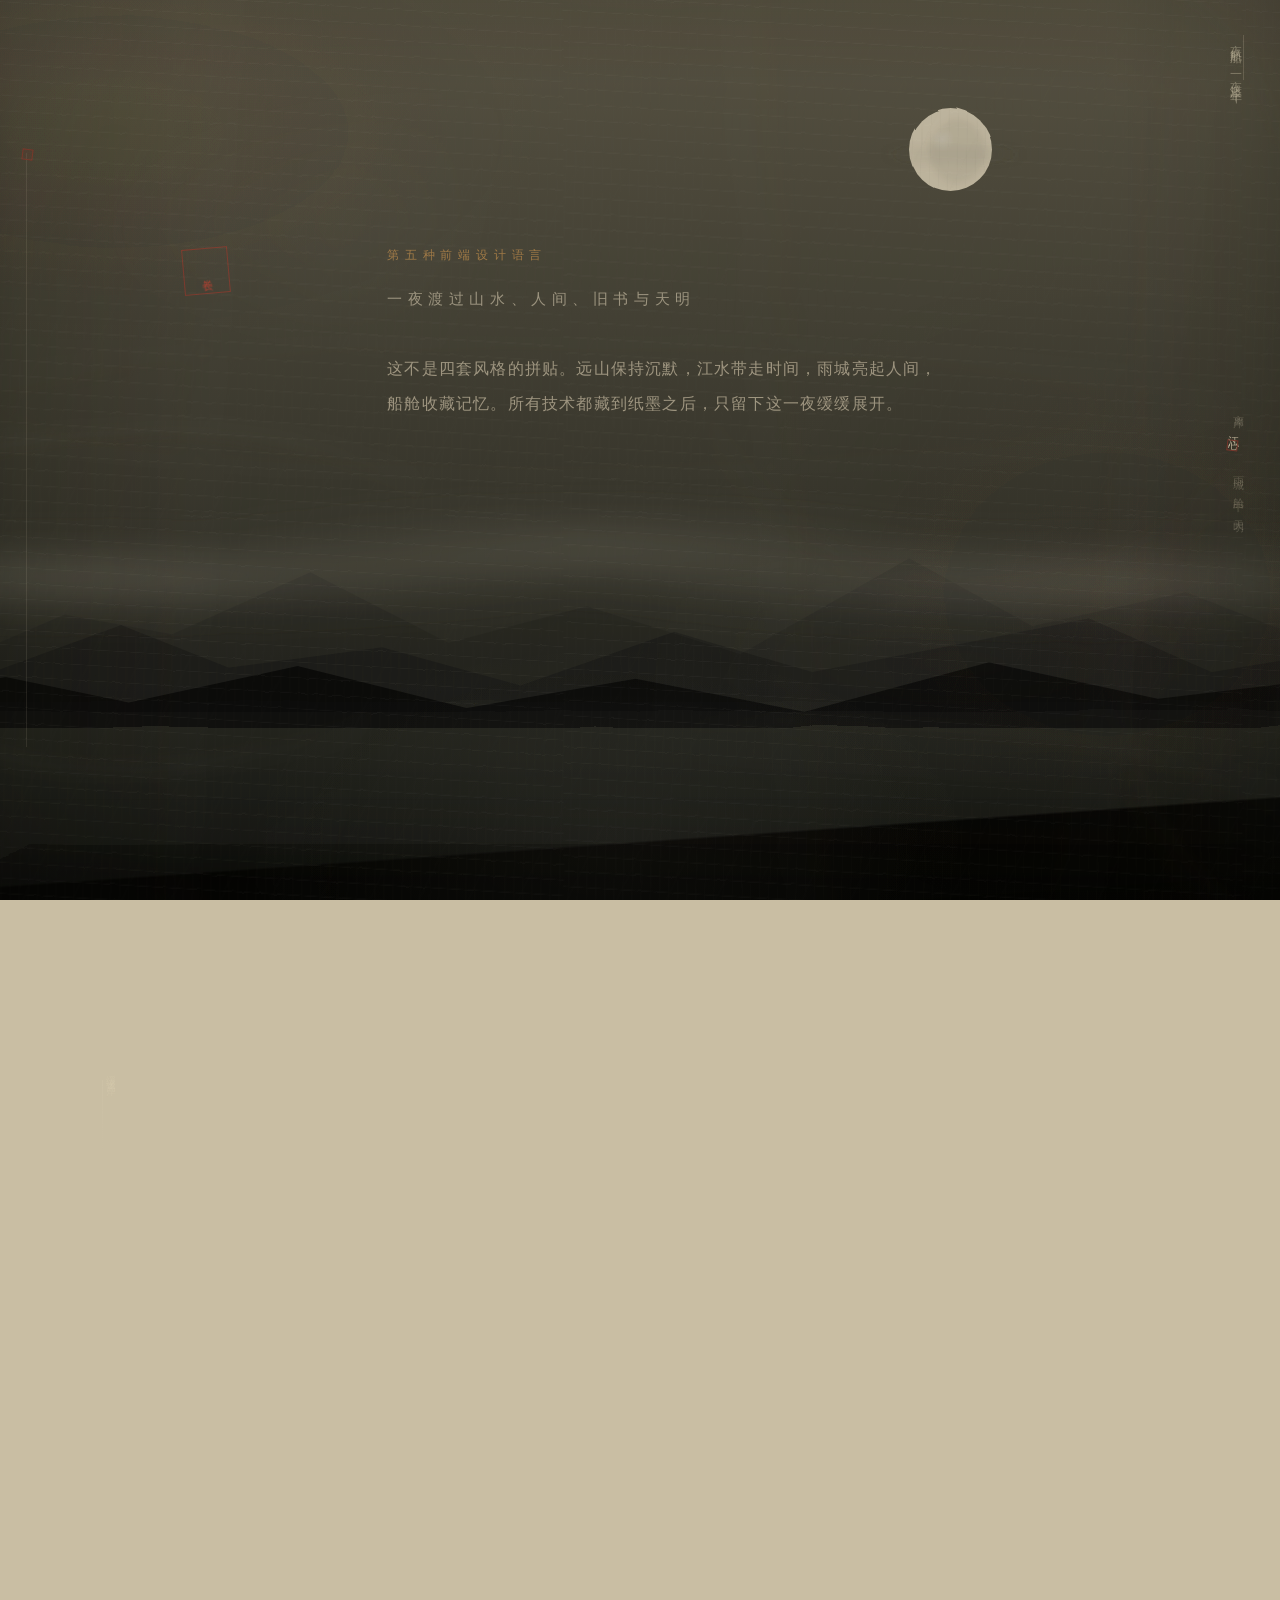
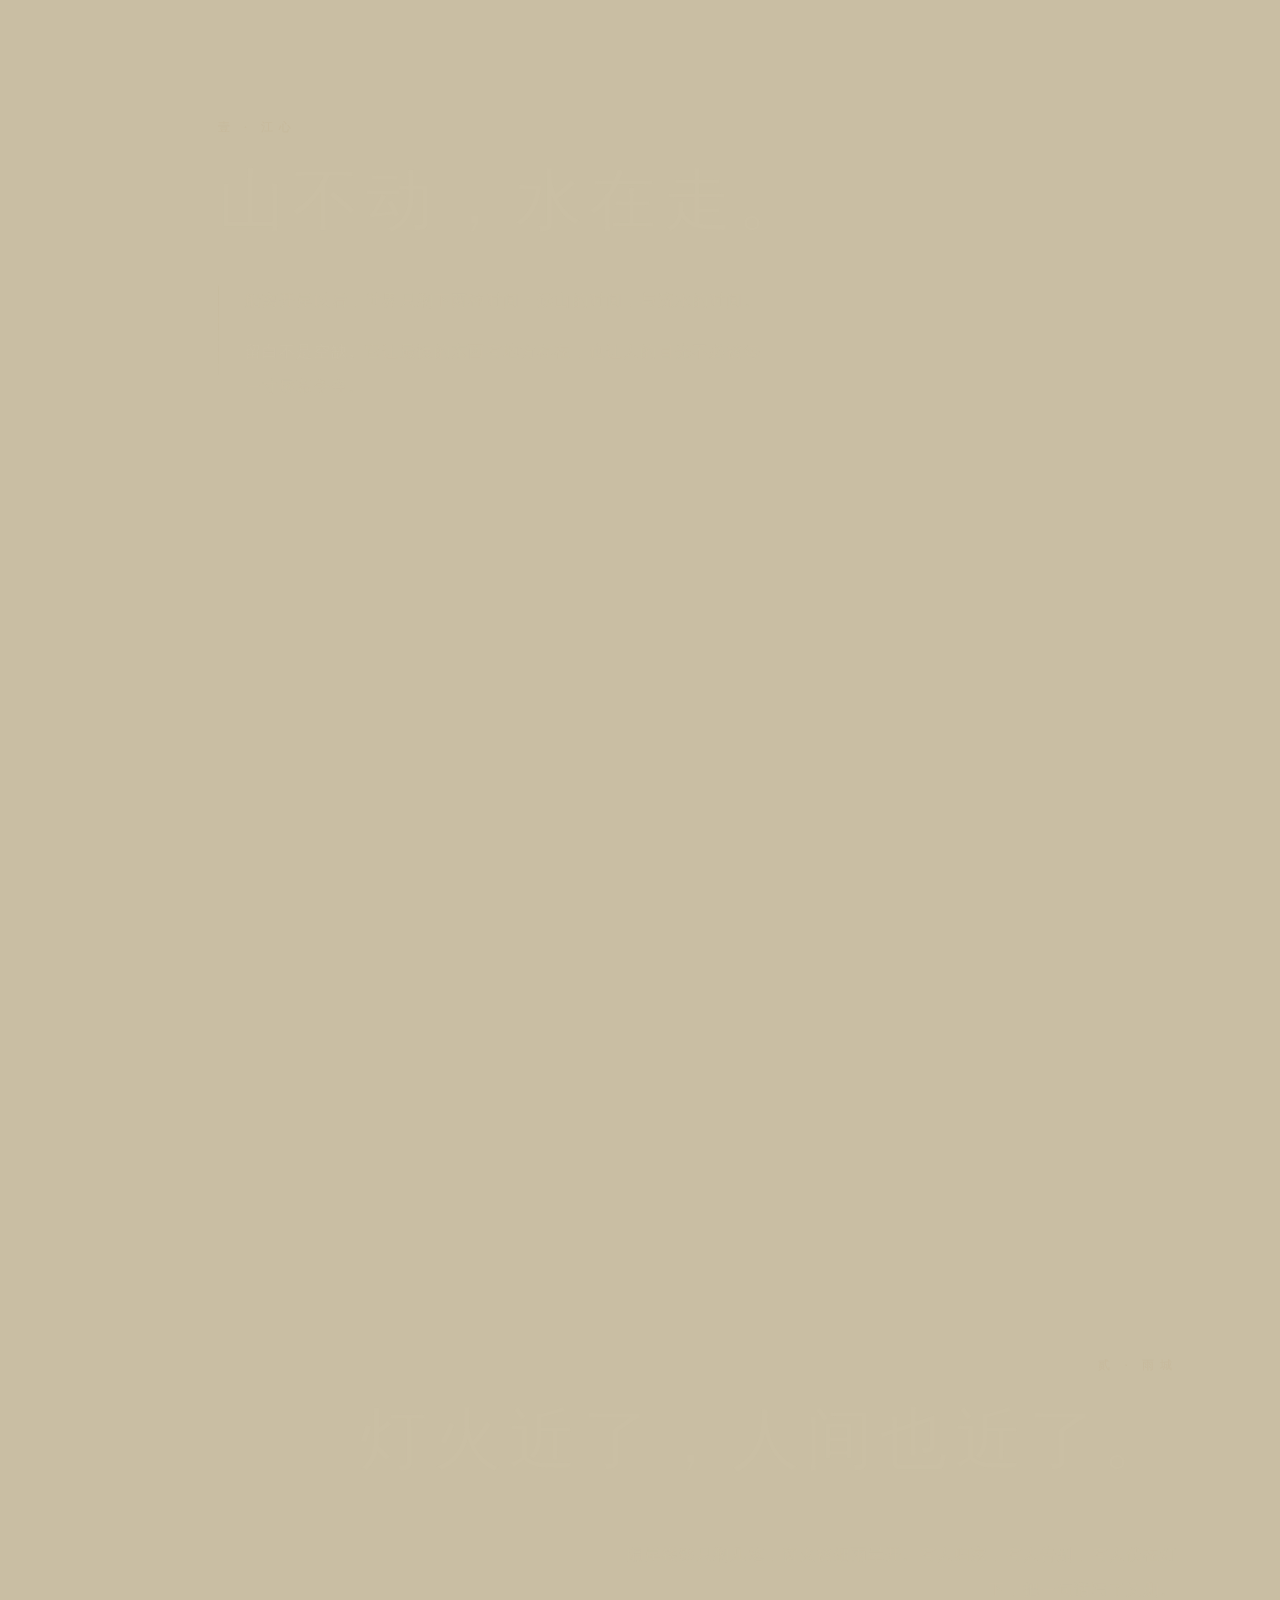
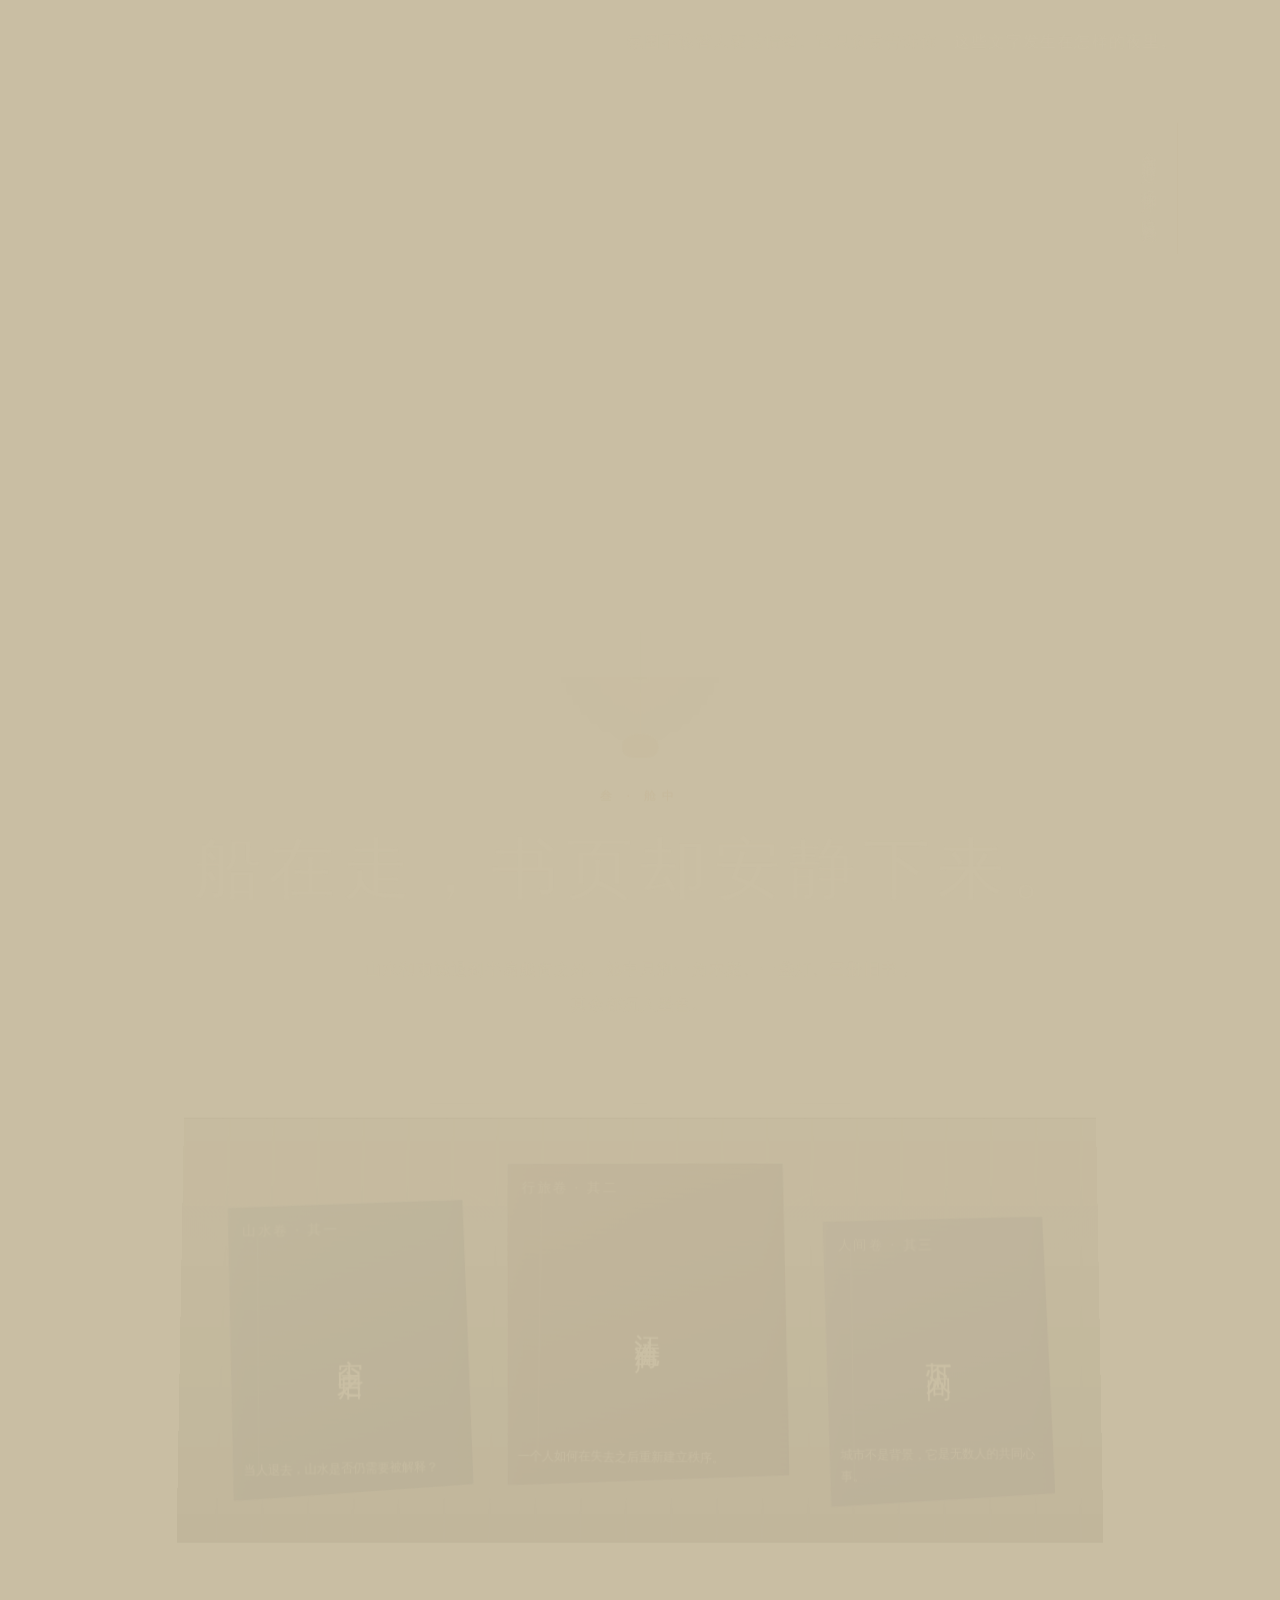
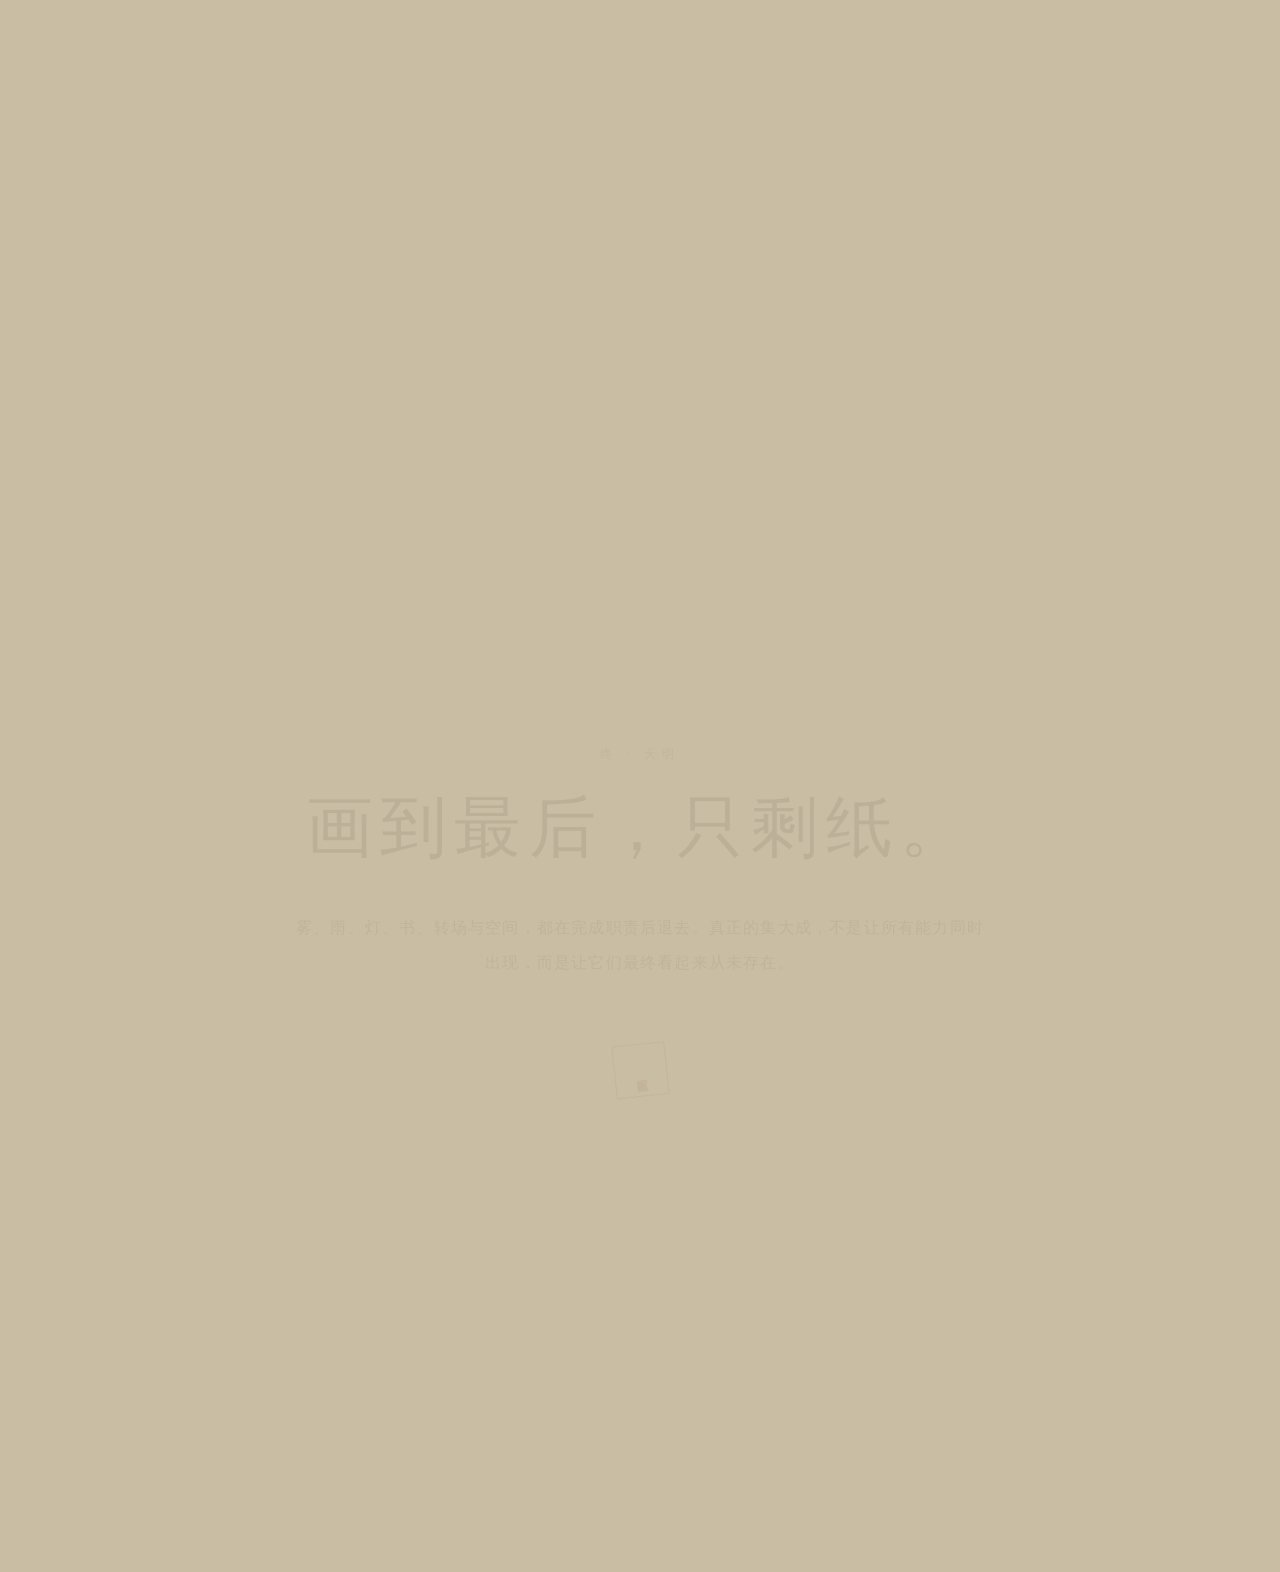
<file: works/night-voyage/index.html>
<!doctype html>
<html lang="zh-CN">
<head>
  <meta charset="utf-8" />
  <meta name="viewport" content="width=device-width, initial-scale=1" />
  <meta name="color-scheme" content="light dark" />
  <title>夜航船｜宣纸显影版</title>
  <meta name="content-revised" content="2026-08-08" />
  <link rel="canonical" href="https://noctilumedev.github.io/InkNarratives/works/night-voyage/" />
  <link rel="icon" href="../../assets/favicon.svg" type="image/svg+xml" />
  <style>
    @property --ink-open {
      syntax: "<percentage>";
      inherits: true;
      initial-value: 42%;
    }

    :root {
      --paper: #c9bea3;
      --paper-light: #ddd2b9;
      --paper-deep: #aa9d7f;
      --ink: #24231f;
      --ink-deep: #141613;
      --ink-mid: #4f5048;
      --cinnabar: #87392f;
      --city: 0;
      --rain: 0;
      --cabin: 0;
      --dawn: 0;
      --world-x: 0px;
      --progress: 0;
      --light-x: 50vw;
      --light-y: 48vh;
      --text-on-ink: #d8ccb1;
      --text-muted: rgba(216,204,177,.68);

      /* 底面采用随航程显影的动态纸张材质。 */
      --paper-fiber: .16;
      --paper-tide: .02;
      --paper-crease: 0;
      --paper-aging: .08;
      --paper-hand: 0;
      --paper-shadow: .03;
      font-family: "Songti SC", "STSong", "SimSun", "Noto Serif CJK SC", serif;
    }

    * { box-sizing: border-box; }
    html { scroll-behavior: smooth; background: var(--paper); }
    body {
      position: relative;
      margin: 0;
      min-height: 100%;
      overflow-x: hidden;
      color: var(--text-on-ink);
      background: transparent;
      isolation: isolate;
    }

    button, a { font: inherit; }
    button { color: inherit; }
    a { color: inherit; text-decoration: none; }
    ::selection { color: var(--paper-light); background: rgba(135,57,47,.78); }

    /*
      宣纸底面由五层材料组成：纤维、潮痕、卷痕、边缘旧化、手泽。
      它们不同时拉满，而是随航程逐层显影。
    */
    .paper-surface {
      position: fixed;
      inset: 0;
      z-index: 300;
      pointer-events: none;
      overflow: hidden;
      isolation: isolate;
      contain: paint;
    }

    .paper-surface::before,
    .paper-surface::after,
    .paper-layer {
      position: absolute;
      inset: -7%;
      content: "";
      pointer-events: none;
    }

    /* 纸色以轻微冷暖差呈现纸浆密度的不均匀。 */
    .paper-surface::before {
      z-index: 0;
      background:
        radial-gradient(ellipse 44% 31% at 14% 19%, rgba(85,62,35,.055), transparent 68%),
        radial-gradient(ellipse 39% 48% at 82% 64%, rgba(69,55,37,.045), transparent 70%),
        radial-gradient(ellipse 35% 27% at 48% 88%, rgba(255,248,225,.035), transparent 72%);
      mix-blend-mode: multiply;
      filter: url(#paper-soft-noise);
    }

    /* 夜色通过纸面色阶与纹理共同渗入画面。 */
    .paper-surface::after {
      z-index: 8;
      inset: 0;
      background: rgba(38,31,21,var(--paper-shadow));
      mix-blend-mode: multiply;
      transition: background 1.6s ease;
    }

    .paper-layer {
      transition: opacity 1.35s cubic-bezier(.22,.65,.26,1);
      transform: scale(1.035);
    }

    /* 纤维：近看才出现，不形成规则网格。 */
    .paper-fiber {
      z-index: 1;
      opacity: var(--paper-fiber);
      background:
        repeating-linear-gradient(91.7deg,
          transparent 0 2px,
          rgba(58,44,27,.11) 2.3px 2.75px,
          transparent 3.15px 8.8px),
        repeating-linear-gradient(3.4deg,
          transparent 0 6.5px,
          rgba(255,249,231,.12) 6.8px 7.15px,
          transparent 7.5px 15px),
        repeating-linear-gradient(116deg,
          transparent 0 19px,
          rgba(76,57,34,.055) 19.4px 20px,
          transparent 20.5px 43px);
      background-size: 37rem 31rem, 41rem 36rem, 53rem 49rem;
      mix-blend-mode: multiply;
      filter: url(#paper-fiber-noise) contrast(.94);
      -webkit-mask-image:
        radial-gradient(ellipse at 31% 34%, #000 0 38%, transparent 83%),
        linear-gradient(105deg, rgba(0,0,0,.56), #000 43%, rgba(0,0,0,.66));
      mask-image:
        radial-gradient(ellipse at 31% 34%, #000 0 38%, transparent 83%),
        linear-gradient(105deg, rgba(0,0,0,.56), #000 43%, rgba(0,0,0,.66));
    }

    /* 潮痕以水气干去后留下的非闭合边界呈现。 */
    .paper-tide {
      z-index: 2;
      opacity: var(--paper-tide);
      background:
        radial-gradient(ellipse 43% 29% at 19% 63%,
          transparent 0 48%, rgba(86,64,37,.18) 50%, rgba(255,247,222,.055) 52%, transparent 57%),
        radial-gradient(ellipse 36% 52% at 72% 33%,
          transparent 0 54%, rgba(73,57,37,.14) 56%, transparent 61%),
        radial-gradient(ellipse 58% 23% at 61% 87%,
          transparent 0 51%, rgba(73,57,37,.13) 53%, rgba(255,248,227,.045) 55%, transparent 61%),
        radial-gradient(ellipse 24% 39% at 93% 73%,
          transparent 0 49%, rgba(79,60,36,.16) 51%, transparent 58%);
      mix-blend-mode: multiply;
      filter: url(#paper-warp) blur(.18px);
      transform: scale(1.09) rotate(-.35deg);
      -webkit-mask-image: linear-gradient(103deg, transparent 0 7%, #000 14% 31%, transparent 39% 53%, #000 62% 81%, transparent 91%);
      mask-image: linear-gradient(103deg, transparent 0 7%, #000 14% 31%, transparent 39% 53%, #000 62% 81%, transparent 91%);
    }

    .paper-tide::after {
      content: "";
      position: absolute;
      inset: 4% 2% 0;
      background:
        radial-gradient(ellipse 31% 18% at 37% 27%, rgba(255,248,226,.13), transparent 70%),
        radial-gradient(ellipse 43% 15% at 71% 68%, rgba(255,248,226,.09), transparent 72%);
      mix-blend-mode: screen;
      filter: blur(5px);
    }

    /* 卷痕采用缓弧与断续的明暗两侧。 */
    .paper-crease {
      z-index: 3;
      opacity: var(--paper-crease);
      background:
        linear-gradient(93deg,
          transparent 0 20%, rgba(68,51,31,.11) 21.1%, rgba(255,247,222,.09) 21.7%, transparent 23.4%),
        linear-gradient(86deg,
          transparent 0 57%, rgba(255,248,226,.075) 58.2%, rgba(64,48,29,.12) 59%, transparent 61%),
        linear-gradient(98deg,
          transparent 0 78%, rgba(69,51,30,.09) 79.1%, rgba(255,248,226,.065) 79.8%, transparent 82%),
        radial-gradient(ellipse 78% 12% at 44% 46%,
          transparent 0 43%, rgba(70,52,31,.08) 48%, rgba(255,248,225,.06) 52%, transparent 59%);
      mix-blend-mode: multiply;
      filter: url(#paper-warp) blur(.28px);
      -webkit-mask-image:
        radial-gradient(ellipse 68% 44% at 24% 37%, #000 0 33%, transparent 80%),
        linear-gradient(180deg, transparent 2%, #000 17% 82%, transparent 98%);
      mask-image:
        radial-gradient(ellipse 68% 44% at 24% 37%, #000 0 33%, transparent 80%),
        linear-gradient(180deg, transparent 2%, #000 17% 82%, transparent 98%);
    }

    /* 边缘旧化保持克制，只表现纸张的自然磨损。 */
    .paper-aging {
      z-index: 4;
      inset: -2%;
      opacity: var(--paper-aging);
      background:
        linear-gradient(90deg, rgba(47,36,24,.2), rgba(74,54,31,.07) 8%, transparent 19% 83%, rgba(74,54,31,.06) 92%, rgba(47,36,24,.18)),
        linear-gradient(180deg, rgba(62,45,27,.13), transparent 15% 82%, rgba(52,39,25,.17)),
        radial-gradient(circle at 3% 13%, rgba(75,53,29,.22), transparent 11%),
        radial-gradient(circle at 98% 82%, rgba(71,51,31,.2), transparent 12%),
        radial-gradient(ellipse 18% 7% at 51% 1%, rgba(91,65,34,.18), transparent 72%),
        radial-gradient(ellipse 13% 10% at 11% 99%, rgba(86,62,36,.17), transparent 75%);
      mix-blend-mode: multiply;
      filter: url(#paper-soft-noise);
    }

    /* 手泽：只在舱中略显，像被长久翻阅过的局部。 */
    .paper-hand {
      z-index: 5;
      opacity: var(--paper-hand);
      background:
        radial-gradient(ellipse 24% 15% at 50% 72%, rgba(255,244,213,.18), transparent 72%),
        radial-gradient(ellipse 18% 28% at 72% 54%, rgba(255,244,213,.1), transparent 75%),
        radial-gradient(ellipse 28% 12% at 31% 83%, rgba(79,56,31,.08), transparent 74%);
      mix-blend-mode: soft-light;
      filter: blur(2.6px);
    }

    .progress {
      position: fixed;
      left: clamp(.8rem, 2vw, 2rem);
      top: 17vh;
      z-index: 240;
      width: 1px;
      height: 66vh;
      background: rgba(216,204,177,.12);
    }

    .progress::before {
      content: "";
      position: absolute;
      left: -2px;
      top: 0;
      width: 5px;
      height: calc(var(--progress) * 100%);
      background: var(--cinnabar);
      transform-origin: top;
      opacity: .74;
    }

    .progress::after {
      content: "";
      position: absolute;
      left: -4px;
      top: calc(var(--progress) * 100% - 4px);
      width: 9px;
      aspect-ratio: 1;
      border: 1px solid rgba(135,57,47,.88);
      transform: rotate(7deg);
      background: rgba(135,57,47,.15);
    }

    /* ---------- 一幅固定长卷 ---------- */
    .world {
      position: fixed;
      inset: 0;
      z-index: 0;
      overflow: hidden;
      isolation: isolate;
      contain: paint;
      /* 先给所有浏览器一个稳定的夜色，再由支持 color-mix 的浏览器覆盖。 */
      background: linear-gradient(180deg, #625d50 0%, #393933 56%, #141613 100%);
      background:
        linear-gradient(180deg,
          color-mix(in srgb, var(--paper-deep) 48%, var(--ink-deep)) 0%,
          color-mix(in srgb, var(--paper-deep) 25%, var(--ink-deep)) 56%,
          var(--ink-deep) 100%);
      transition: background 1.8s ease;
    }

    .world::before {
      content: "";
      position: absolute;
      inset: 0;
      z-index: 20;
      pointer-events: none;
      background:
        linear-gradient(180deg,
          rgba(221,210,185, calc(var(--dawn) * .86)),
          rgba(201,188,156, calc(var(--dawn) * .66)) 48%,
          rgba(170,157,127, calc(var(--dawn) * .38)) 100%);
      mix-blend-mode: screen;
    }

    .world::after {
      content: "";
      position: absolute;
      inset: -8%;
      z-index: 25;
      pointer-events: none;
      background:
        linear-gradient(90deg, rgba(20,22,19,.38), rgba(20,22,19,.12) 8%, transparent 19% 82%, rgba(20,22,19,.1) 91%, rgba(20,22,19,.3)),
        linear-gradient(180deg, rgba(20,22,19,.2), transparent 15% 79%, rgba(20,22,19,.34));
      opacity: calc(1 - var(--dawn) * .7);
      mix-blend-mode: multiply;
    }

    /* 月以一块没有落墨的纸面留白呈现。 */
    .moon {
      position: absolute;
      left: 71vw;
      top: 12vh;
      width: clamp(3.5rem, 6.5vw, 6.5rem);
      aspect-ratio: 1;
      border-radius: 50%;
      background:
        radial-gradient(circle at 40% 38%, rgba(255,255,255,.22), transparent 17%),
        var(--paper-light);
      opacity: calc(.86 - var(--dawn) * .84);
      filter: url(#soft-ink-edge);
      transform: translateY(calc(var(--dawn) * 3vh));
      transition: opacity 1.8s ease, transform 1.8s ease;
    }

    .moon::before {
      content: "";
      position: absolute;
      inset: 13% 8% 10% 24%;
      border-radius: 50%;
      background: rgba(67,66,57,.08);
      filter: blur(3px);
    }

    .moon::after {
      content: "";
      position: absolute;
      left: -35%;
      top: 46%;
      width: 180%;
      height: 20%;
      background: linear-gradient(90deg, transparent, rgba(84,83,72,.08) 25% 72%, transparent);
      filter: blur(5px);
    }

    .mountain-group {
      position: absolute;
      inset: 20vh -10vw 22vh -10vw;
      transform: translateX(calc(var(--world-x) * -0.24));
      transition: transform 1.5s ease;
    }

    .mountain {
      position: absolute;
      inset: auto 0 0;
      transform-origin: center bottom;
      filter: url(#ink-bleed);
      mix-blend-mode: multiply;
      -webkit-mask-image: linear-gradient(90deg, transparent, #000 5% 92%, transparent);
      mask-image: linear-gradient(90deg, transparent, #000 5% 92%, transparent);
    }

    .mountain.far {
      height: 54%;
      opacity: .22;
      background: var(--ink-mid);
      clip-path: polygon(0 89%, 7% 83%, 13% 69%, 20% 76%, 29% 54%, 38% 79%, 47% 66%, 57% 83%, 68% 49%, 76% 73%, 86% 61%, 94% 78%, 100% 70%, 100% 100%, 0 100%);
    }

    .mountain.mid {
      height: 43%;
      bottom: -2%;
      opacity: .46;
      background: var(--ink-mid);
      clip-path: polygon(0 92%, 9% 81%, 17% 61%, 24% 80%, 34% 71%, 43% 88%, 53% 64%, 62% 82%, 72% 69%, 80% 58%, 88% 82%, 96% 73%, 100% 79%, 100% 100%, 0 100%);
      transform: translateX(calc(var(--world-x) * -0.16));
    }

    .mountain.near {
      height: 35%;
      bottom: -5%;
      opacity: .88;
      background: var(--ink-deep);
      clip-path: polygon(0 88%, 10% 72%, 18% 86%, 29% 66%, 40% 89%, 51% 73%, 62% 91%, 74% 64%, 85% 84%, 94% 75%, 100% 87%, 100% 100%, 0 100%);
      transform: translateX(calc(var(--world-x) * -0.42));
    }

    .mountain.near::after,
    .mountain.mid::after {
      content: "";
      position: absolute;
      inset: 42% 0 0;
      background:
        repeating-linear-gradient(102deg,
          transparent 0 18px,
          rgba(201,190,163,.055) 19px 20px,
          transparent 21px 38px);
      -webkit-mask-image: linear-gradient(180deg, transparent, #000 30%, transparent);
      mask-image: linear-gradient(180deg, transparent, #000 30%, transparent);
    }

    .mist {
      position: absolute;
      left: -15vw;
      right: -15vw;
      bottom: 29vh;
      height: 18vh;
      z-index: 7;
      opacity: calc(.58 - var(--city) * .18);
      background:
        radial-gradient(ellipse at 16% 62%, rgba(211,201,178,.38), transparent 27%),
        radial-gradient(ellipse at 47% 45%, rgba(211,201,178,.3), transparent 31%),
        radial-gradient(ellipse at 77% 64%, rgba(211,201,178,.35), transparent 29%);
      filter: blur(17px) url(#soft-ink-edge);
      transition: opacity 1.4s ease, transform 2.2s ease;
      transform: translateX(calc(var(--world-x) * -.06));
      mix-blend-mode: screen;
    }

    /* 江面以一片未干的淡墨呈现。 */
    .river {
      position: absolute;
      left: -14vw;
      right: -14vw;
      bottom: -10vh;
      height: 51vh;
      z-index: 8;
      transform: perspective(850px) rotateX(62deg) scaleX(1.1);
      transform-origin: center bottom;
      background:
        repeating-linear-gradient(176deg,
          transparent 0 22px,
          rgba(215,204,178,.07) 23px 24px,
          transparent 25px 47px),
        linear-gradient(180deg, rgba(82,87,80,.54), rgba(21,24,21,.94) 82%);
      opacity: calc(.86 - var(--dawn) * .42);
      filter: url(#water-ink);
      mix-blend-mode: multiply;
      transition: opacity 1.6s ease;
    }

    .river::before {
      content: "";
      position: absolute;
      left: 60%;
      top: -8%;
      width: 17%;
      height: 80%;
      background:
        repeating-linear-gradient(179deg,
          rgba(220,210,185,.16) 0 1px,
          transparent 2px 10px);
      clip-path: polygon(42% 0, 63% 0, 72% 16%, 48% 24%, 67% 35%, 42% 45%, 61% 58%, 34% 69%, 55% 82%, 26% 100%, 9% 100%, 30% 78%, 13% 66%, 37% 54%, 18% 44%, 42% 32%, 22% 21%);
      filter: blur(2px);
      opacity: calc(.66 - var(--dawn) * .5);
      mix-blend-mode: screen;
    }

    /* 雨城由疏落灯点与屋檐剪影组成。 */
    .city {
      position: absolute;
      left: 47vw;
      right: -4vw;
      bottom: 30vh;
      height: 25vh;
      z-index: 9;
      opacity: var(--city);
      transition: opacity 1.6s ease, transform 1.7s ease;
      transform: translateX(calc(var(--world-x) * -.28));
      filter: url(#ink-bleed);
    }

    .city-roofs {
      position: absolute;
      inset: 22% 0 0;
      background: var(--ink-deep);
      clip-path: polygon(0 79%, 6% 79%, 9% 67%, 13% 76%, 20% 76%, 23% 58%, 27% 72%, 35% 72%, 38% 64%, 42% 72%, 49% 72%, 52% 53%, 56% 69%, 65% 69%, 69% 61%, 73% 70%, 81% 70%, 85% 50%, 89% 68%, 96% 68%, 100% 61%, 100% 100%, 0 100%);
      opacity: .76;
    }

    .city-lights {
      position: absolute;
      inset: 40% 4% 6%;
      background:
        radial-gradient(circle, rgba(183,137,76,.86) 0 1.4px, transparent 1.8px) 0 0 / 5.8rem 3.9rem,
        radial-gradient(circle, rgba(164,105,55,.72) 0 1px, transparent 1.7px) 2.4rem 1.3rem / 6.7rem 4.8rem;
      opacity: .72;
      -webkit-mask-image: linear-gradient(180deg, #000, transparent 92%);
      mask-image: linear-gradient(180deg, #000, transparent 92%);
    }

    .city-lights::after {
      content: "";
      position: absolute;
      inset: 0;
      background: inherit;
      transform: translateY(2.2rem) scaleY(-.68);
      filter: blur(3px);
      opacity: .22;
    }

    .rain {
      position: absolute;
      inset: -15vh -12vw;
      z-index: 15;
      opacity: var(--rain);
      transition: opacity 1.4s ease;
      background:
        linear-gradient(104deg, transparent 0 47%, rgba(211,204,184,.18) 47.3% 47.7%, transparent 48%) 7% 3% / 173px 229px,
        linear-gradient(104deg, transparent 0 52%, rgba(211,204,184,.13) 52.2% 52.55%, transparent 52.8%) 41% 17% / 263px 347px,
        linear-gradient(104deg, transparent 0 43%, rgba(211,204,184,.11) 43.2% 43.5%, transparent 43.8%) 78% 8% / 337px 281px;
      -webkit-mask-image:
        radial-gradient(ellipse at 24% 38%, #000 0 22%, transparent 62%),
        radial-gradient(ellipse at 72% 55%, #000 0 28%, transparent 68%),
        linear-gradient(180deg, transparent, #000 18% 74%, transparent 96%);
      mask-image:
        radial-gradient(ellipse at 24% 38%, #000 0 22%, transparent 62%),
        radial-gradient(ellipse at 72% 55%, #000 0 28%, transparent 68%),
        linear-gradient(180deg, transparent, #000 18% 74%, transparent 96%);
      transform: translate3d(-2vw, 5vh, 0);
    }

    .rain::before {
      content: "";
      position: absolute;
      inset: 9% 4% 14% 11%;
      background:
        linear-gradient(104deg, transparent 0 49%, rgba(218,211,191,.18) 49.2% 49.55%, transparent 49.8%) 0 0 / 121px 181px,
        linear-gradient(104deg, transparent 0 55%, rgba(218,211,191,.1) 55.2% 55.5%, transparent 55.8%) 3rem 5rem / 211px 263px;
      opacity: .52;
      -webkit-mask-image: radial-gradient(ellipse at 58% 47%, #000, transparent 74%);
      mask-image: radial-gradient(ellipse at 58% 47%, #000, transparent 74%);
    }

    /* 舟以局部船缘剪影入画。 */
    .boat-edge {
      position: absolute;
      left: -8vw;
      right: -8vw;
      bottom: -2vh;
      height: 15vh;
      z-index: 16;
      background:
        linear-gradient(176deg, transparent 0 46%, rgba(26,23,17,.93) 47% 78%, rgba(17,18,15,.98) 79%),
        repeating-linear-gradient(92deg, rgba(190,167,126,.035) 0 3rem, transparent 3rem 3.2rem);
      opacity: calc(1 - var(--dawn));
      transform: translateY(calc(var(--cabin) * 9vh));
      transition: transform 1.5s ease, opacity 1.5s ease;
      mix-blend-mode: multiply;
    }

    .boat-edge::before {
      content: "";
      position: absolute;
      left: 6%;
      right: 10%;
      top: 12%;
      height: 1px;
      background: rgba(205,191,158,.18);
    }

    /* 船舱由窗、案、灯、书四件物构成。 */
    .cabin-ink {
      position: absolute;
      inset: 0;
      z-index: 30;
      opacity: var(--cabin);
      pointer-events: none;
      transition: opacity 1.6s ease;
      overflow: hidden;
      contain: paint;
    }

    .cabin-ink::before {
      content: "";
      position: absolute;
      inset: -8%;
      background:
        linear-gradient(90deg, rgba(20,20,16,.96) 0 11%, rgba(20,20,16,.62) 17%, transparent 31% 72%, rgba(20,20,16,.52) 83%, rgba(20,20,16,.94) 93%),
        linear-gradient(180deg, rgba(20,20,16,.93) 0 8%, rgba(20,20,16,.42) 16%, transparent 29% 73%, rgba(20,20,16,.5) 84%, rgba(20,20,16,.9) 94%);
      clip-path: polygon(0 0, 100% 1%, 98% 31%, 100% 72%, 96% 100%, 63% 97%, 27% 100%, 2% 94%, 4% 61%, 0 24%);
      filter: url(#ink-bleed);
    }

    .cabin-ink::after {
      content: "";
      position: absolute;
      left: 0;
      top: 0;
      width: 34rem;
      height: 26rem;
      border-radius: 50%;
      background: radial-gradient(ellipse at center, rgba(183,137,76,.09), transparent 72%);
      transform: translate3d(calc(var(--light-x) - 17rem), calc(var(--light-y) - 13rem), 0);
      will-change: transform;
    }

    .cabin-window {
      position: absolute;
      left: 65%;
      top: 14vh;
      width: min(31vw, 25rem);
      height: min(34vh, 21rem);
      transform: translateX(-50%);
      border: 0;
      background:
        linear-gradient(90deg, rgba(201,190,163,.2), transparent 72%) top left / 84% 1px no-repeat,
        linear-gradient(180deg, rgba(201,190,163,.15), transparent 78%) top left / 1px 91% no-repeat,
        linear-gradient(270deg, rgba(201,190,163,.1), transparent 75%) bottom right / 62% 1px no-repeat;
      opacity: calc(var(--cabin) * .72);
      transition: opacity 1.6s ease;
    }

    .cabin-window::before,
    .cabin-window::after {
      content: "";
      position: absolute;
      background: rgba(201,190,163,.11);
    }

    .cabin-window::before { left: 41%; top: 0; bottom: 18%; width: 1px; opacity: .7; }
    .cabin-window::after { top: 56%; left: 0; right: 21%; height: 1px; opacity: .56; }

    /* ---------- 题签与页眉 ---------- */
    .brand {
      position: fixed;
      top: 2.2rem;
      right: clamp(1rem, 2.8vw, 3rem);
      z-index: 220;
      writing-mode: vertical-rl;
      letter-spacing: .34em;
      font-size: .72rem;
      color: rgba(216,204,177,.48);
      user-select: none;
    }

    .brand::before {
      content: "";
      display: block;
      width: 1px;
      height: 2.8rem;
      margin: 0 auto .8rem;
      background: rgba(216,204,177,.22);
    }

    .chapter-nav {
      position: fixed;
      right: clamp(1rem, 2.8vw, 3rem);
      top: 50%;
      z-index: 220;
      transform: translateY(-40%);
      display: grid;
      gap: 1.1rem;
    }

    .chapter-nav a {
      writing-mode: vertical-rl;
      color: rgba(216,204,177,.27);
      font-size: .66rem;
      letter-spacing: .2em;
      transition: color .55s ease, transform .55s ease;
    }

    .chapter-nav a.active {
      color: rgba(216,204,177,.88);
      transform: translateX(-.32rem);
    }

    .chapter-nav a.active::after {
      content: "";
      display: inline-block;
      width: .55rem;
      aspect-ratio: 1;
      margin-top: .5rem;
      border: 1px solid rgba(135,57,47,.9);
      transform: rotate(7deg);
    }

    main { position: relative; z-index: 10; }

    .chapter {
      position: relative;
      min-height: 122svh;
      display: grid;
      align-items: center;
      padding: 14vh clamp(1.5rem, 8vw, 10rem);
      isolation: isolate;
    }

    .chapter-inner {
      width: min(100%, 69rem);
      margin-inline: auto;
      position: relative;
    }

    .chapter-kicker {
      margin: 0 0 1.35rem;
      color: rgba(183,137,76,.88);
      font-size: .72rem;
      letter-spacing: .5em;
    }

    .chapter h1,
    .chapter h2 {
      margin: 0;
      font-weight: 400;
      line-height: 1.35;
      text-wrap: balance;
    }

    .chapter h1 { font-size: clamp(3.4rem, 8.6vw, 8.5rem); letter-spacing: .17em; }
    .chapter h2 { font-size: clamp(2.2rem, 5.2vw, 5.2rem); letter-spacing: .11em; }

    .chapter-copy {
      max-width: 35rem;
      margin-top: 2.3rem;
      color: var(--text-muted);
      font-size: clamp(.88rem, 1.25vw, 1.04rem);
      line-height: 2.2;
      letter-spacing: .075em;
    }

    .chapter-copy strong { color: rgba(224,213,189,.92); font-weight: 400; }

    .hero {
      min-height: 138svh;
      align-items: start;
      padding-top: 17vh;
      padding-bottom: 28vh;
    }

    .hero .chapter-inner {
      display: grid;
      grid-template-columns: minmax(7rem, 13rem) minmax(0, 1fr);
      align-items: start;
      gap: clamp(2rem, 6vw, 7rem);
    }

    .hero-title-wrap {
      display: grid;
      justify-items: center;
      align-content: start;
      min-height: 27rem;
    }

    .hero-title {
      writing-mode: vertical-rl;
      letter-spacing: .2em;
      text-shadow: none;
      -webkit-mask-image: linear-gradient(180deg, transparent 0, #000 var(--ink-open), #000 100%);
      mask-image: linear-gradient(180deg, transparent 0, #000 var(--ink-open), #000 100%);
      animation: title-unroll 2.6s cubic-bezier(.2,.72,.2,1) both;
    }

    @keyframes title-unroll {
      from { --ink-open: 74%; opacity: .12; transform: translateY(-1.2rem); }
      to { --ink-open: 0%; opacity: 1; transform: none; }
    }

    .hero-seal {
      margin-top: 1.3rem;
      width: 2.9rem;
      aspect-ratio: 1;
      display: grid;
      place-items: center;
      border: 1px solid rgba(151,59,47,.78);
      color: rgba(172,68,54,.88);
      font-size: .68rem;
      writing-mode: vertical-rl;
      transform: rotate(-5deg);
    }

    .hero-text {
      padding-top: 4.8rem;
      max-width: 38rem;
    }

    .hero-subtitle {
      margin: 0 0 2rem;
      color: rgba(216,204,177,.66);
      letter-spacing: .37em;
      line-height: 2;
      font-size: clamp(.76rem, 1.4vw, .94rem);
    }

    .scroll-mark {
      position: absolute;
      left: clamp(1.5rem, 8vw, 10rem);
      bottom: 12vh;
      writing-mode: vertical-rl;
      color: rgba(216,204,177,.34);
      font-size: .65rem;
      letter-spacing: .35em;
    }

    .scroll-mark::after {
      content: "";
      display: block;
      width: 1px;
      height: 4.5rem;
      margin: .9rem auto 0;
      background: linear-gradient(rgba(216,204,177,.28), transparent);
    }

    .river-chapter .chapter-inner {
      width: min(69rem, calc(100% - min(9vw, 8rem)));
      margin-left: min(9vw, 8rem);
    }
    .river-chapter .chapter-copy { padding-left: 1.7rem; position: relative; }
    .river-chapter .chapter-copy::before {
      content: "";
      position: absolute;
      left: 0;
      top: .2rem;
      bottom: .5rem;
      width: 1px;
      background: linear-gradient(rgba(183,137,76,.42), transparent 92%);
    }

    .city-chapter {
      min-height: 138svh;
      align-items: end;
      padding-bottom: 23vh;
    }

    .city-chapter .chapter-inner {
      margin-right: min(10vw, 9rem);
      display: grid;
      justify-items: end;
      text-align: right;
    }

    .city-chapter .chapter-copy { margin-left: auto; }

    .city-quote {
      margin-top: 3rem;
      writing-mode: vertical-rl;
      max-height: 15rem;
      padding: 1rem .7rem;
      color: rgba(220,209,185,.76);
      letter-spacing: .2em;
      line-height: 2;
      border-right: 1px solid rgba(183,137,76,.32);
    }

    /* ---------- 舱中：案上三册旧书 ---------- */
    .cabin-chapter {
      min-height: 158svh;
      align-items: start;
      padding-top: 19vh;
    }

    .cabin-chapter .chapter-inner {
      display: grid;
      justify-items: center;
      text-align: center;
    }

    .lamp {
      position: relative;
      width: 1px;
      height: 6.8rem;
      margin-bottom: 3rem;
      background: rgba(202,185,149,.22);
    }

    .lamp::before {
      content: "";
      position: absolute;
      left: 50%;
      bottom: -1.1rem;
      width: 2.1rem;
      height: 1.4rem;
      transform: translateX(-50%);
      border: 1px solid rgba(202,185,149,.26);
      border-radius: 48% 48% 36% 36%;
      background: rgba(183,137,76,.28);
    }

    .lamp::after {
      content: "";
      position: absolute;
      left: 50%;
      bottom: -10rem;
      width: 20rem;
      height: 14rem;
      transform: translateX(-50%);
      background: radial-gradient(ellipse at 50% 0, rgba(183,137,76,.13), transparent 70%);
      opacity: .8;
      -webkit-mask-image: linear-gradient(180deg, #000, transparent);
      mask-image: linear-gradient(180deg, #000, transparent);
    }

    .book-table {
      width: min(100%, 57rem);
      margin-top: 5rem;
      padding: 2.7rem clamp(1rem, 4vw, 3rem) 3.3rem;
      display: grid;
      grid-template-columns: .92fr 1.08fr .86fr;
      gap: clamp(1rem, 2.6vw, 2.35rem);
      align-items: end;
      position: relative;
      background:
        linear-gradient(180deg, rgba(68,54,35,.22), rgba(31,28,20,.55)),
        repeating-linear-gradient(91deg, rgba(216,204,177,.025) 0 2px, transparent 2px 2.8rem);
      border-top: 1px solid rgba(216,204,177,.1);
      border-bottom: 1px solid rgba(10,12,10,.48);
      transform: perspective(1000px) rotateX(2.2deg);
      transform-origin: center top;
    }

    .book-table::before {
      content: "";
      position: absolute;
      inset: -1rem 4% auto;
      height: 1px;
      background: linear-gradient(90deg, transparent, rgba(216,204,177,.12), transparent);
    }

    .book {
      --rest-y: 0rem;
      --tilt: 0deg;
      border: 0;
      min-height: 19rem;
      padding: 1.1rem .9rem;
      cursor: pointer;
      position: relative;
      display: grid;
      align-content: space-between;
      text-align: left;
      background:
        linear-gradient(90deg, rgba(230,220,198,.05), transparent 7% 90%, rgba(22,20,15,.24)),
        var(--cover, #4b4a41);
      border-radius: 0;
      box-shadow: -7px 13px 18px rgba(10,11,9,.3), inset 3px 0 rgba(230,220,198,.025);
      transition: transform .7s cubic-bezier(.2,.75,.2,1), filter .7s ease;
      overflow: hidden;
      isolation: isolate;
      clip-path: polygon(0 1.2%, 97% 0, 100% 96%, 2% 100%);
      transform: translateY(var(--rest-y)) rotate(var(--tilt));
    }

    .book::before {
      content: "";
      position: absolute;
      inset: 0;
      z-index: -1;
      background:
        repeating-linear-gradient(4deg, transparent 0 5px, rgba(11,12,10,.04) 5px 6px),
        radial-gradient(ellipse at 20% 16%, rgba(232,220,194,.06), transparent 24%);
      mix-blend-mode: soft-light;
    }

    .book::after {
      content: "";
      position: absolute;
      left: 12%;
      top: 9%;
      bottom: 9%;
      width: 1px;
      background: rgba(226,215,190,.14);
    }

    .book:hover,
    .book:focus-visible {
      transform: translateY(calc(var(--rest-y) - 1.1rem)) rotate(0deg);
      filter: brightness(1.08) saturate(.88);
      outline: none;
    }

    .book small { color: rgba(230,217,190,.52); letter-spacing: .2em; }
    .book strong {
      justify-self: center;
      writing-mode: vertical-rl;
      font-size: clamp(1.25rem, 2vw, 1.8rem);
      font-weight: 400;
      letter-spacing: .17em;
      line-height: 1.45;
    }
    .book em { font-style: normal; color: rgba(230,217,190,.62); line-height: 1.75; font-size: .76rem; }

    .book:nth-child(1) { --cover: linear-gradient(160deg,#555b51,#292c27 82%); --rest-y: .7rem; --tilt: -1.15deg; min-height: 18.2rem; }
    .book:nth-child(2) { --cover: linear-gradient(160deg,#725746,#38291f 82%); --tilt: .65deg; min-height: 20rem; }
    .book:nth-child(3) { --cover: linear-gradient(160deg,#5e525b,#2d272f 82%); --rest-y: 1.15rem; --tilt: -.45deg; min-height: 17.7rem; }

    .dawn-chapter {
      min-height: 150svh;
      place-items: center;
      text-align: center;
      color: var(--ink);
      padding-bottom: 22vh;
    }

    .dawn-chapter .chapter-inner { display: grid; justify-items: center; }
    .dawn-chapter .chapter-kicker { color: rgba(113,82,48,.8); }
    .dawn-chapter .chapter-copy { max-width: 43rem; color: rgba(36,35,31,.68); }
    .dawn-chapter .chapter-copy strong { color: var(--ink); }

    .seal {
      margin-top: 3rem;
      width: 3.3rem;
      aspect-ratio: 1;
      display: grid;
      place-items: center;
      border: 1px solid rgba(135,57,47,.78);
      color: rgba(135,57,47,.9);
      font-size: .75rem;
      line-height: 1.1;
      writing-mode: vertical-rl;
      transform: rotate(-6deg);
    }

    /* ---------- 阅读层：展开一页，不弹出一块玻璃面板 ---------- */
    .reader {
      position: fixed;
      inset: 0;
      z-index: 400;
      display: none;
      place-items: center;
      padding: clamp(.8rem, 3vw, 3rem);
      background:
        radial-gradient(ellipse at center, rgba(55,50,38,.32), transparent 68%),
        #12130f;
    }

    .reader.open { display: grid; }

    .reader-panel {
      width: min(100%, 68rem);
      max-height: min(92svh, 61rem);
      overflow: auto;
      display: grid;
      grid-template-columns: minmax(10rem, 15rem) 1fr;
      color: var(--ink);
      background:
        linear-gradient(90deg, rgba(77,62,39,.055), transparent 4% 96%, rgba(77,62,39,.05)),
        repeating-linear-gradient(93deg, transparent 0 4px, rgba(80,62,38,.018) 4px 5px),
        var(--paper-light);
      box-shadow: 0 2rem 6rem rgba(7,8,6,.52);
      clip-path: polygon(.6% 0, 99.4% .4%, 100% 98.8%, .3% 100%);
    }

    .reader-cover {
      min-height: 37rem;
      padding: 2.1rem 1.5rem;
      background:
        repeating-linear-gradient(4deg, transparent 0 6px, rgba(0,0,0,.035) 6px 7px),
        var(--reader-cover, linear-gradient(160deg,#555b51,#292c27));
      color: #e4d7bd;
      display: grid;
      align-content: space-between;
      clip-path: polygon(0 1%, 98% 0, 100% 98%, 2% 100%);
    }

    .reader-cover strong { justify-self: center; font-size: 1.8rem; font-weight: 400; letter-spacing: .17em; writing-mode: vertical-rl; }
    .reader-cover small { letter-spacing: .2em; opacity: .62; }

    .reader-body {
      padding: clamp(2rem, 5vw, 5rem);
      position: relative;
    }

    .reader-body::before {
      content: "";
      position: absolute;
      left: 0;
      top: 7%;
      bottom: 7%;
      width: 1px;
      background: linear-gradient(transparent, rgba(87,67,39,.18), transparent);
    }

    .reader-body .meta { color: #8c7858; letter-spacing: .24em; font-size: .72rem; }
    .reader-body h3 { margin: 1rem 0 2rem; font-size: clamp(2rem, 4vw, 3.8rem); font-weight: 400; letter-spacing: .11em; }
    .reader-body p { margin: 0 0 1.35rem; line-height: 2.1; letter-spacing: .045em; font-size: 1rem; }
    .reader-body blockquote { margin: 2.3rem 0; padding: 1rem 0 1rem 1.5rem; border-left: 1px solid #96764d; color: #68573e; line-height: 2.05; }

    .reader-close {
      position: fixed;
      top: 1.3rem;
      right: 1.4rem;
      z-index: 410;
      width: 2.7rem;
      aspect-ratio: 1;
      border: 1px solid rgba(224,213,189,.24);
      border-radius: 0;
      background: transparent;
      cursor: pointer;
      color: rgba(224,213,189,.8);
      transform: rotate(45deg);
      font-size: 0;
    }

    .reader-close::before,
    .reader-close::after {
      content: "";
      position: absolute;
      left: 50%;
      top: 50%;
      background: currentColor;
      transform: translate(-50%,-50%);
    }
    .reader-close::before { width: 1.15rem; height: 1px; }
    .reader-close::after { width: 1px; height: 1.15rem; }

    ::view-transition-old(root),
    ::view-transition-new(root) {
      animation: none;
      mix-blend-mode: normal;
    }

    ::view-transition-old(reader-book),
    ::view-transition-new(reader-book) {
      animation-duration: .65s;
      animation-timing-function: cubic-bezier(.2,.72,.2,1);
    }

    /* ---------- 卷轴状态 ---------- */
    body[data-act="hero"] {
      --paper-fiber: .16; --paper-tide: .02; --paper-crease: 0;
      --paper-aging: .08; --paper-hand: 0; --paper-shadow: .03;
    }
    body[data-act="river"] {
      --world-x: 30px;
      --paper-fiber: .24; --paper-tide: .20; --paper-crease: .04;
      --paper-aging: .10; --paper-hand: 0; --paper-shadow: .07;
    }
    body[data-act="city"] {
      --city: .95; --rain: .62; --world-x: 62px;
      --paper-fiber: .30; --paper-tide: .48; --paper-crease: .11;
      --paper-aging: .16; --paper-hand: .02; --paper-shadow: .12;
    }
    body[data-act="cabin"] {
      --city: .13; --rain: .12; --cabin: 1; --world-x: 88px;
      --paper-fiber: .36; --paper-tide: .30; --paper-crease: .46;
      --paper-aging: .30; --paper-hand: .16; --paper-shadow: .17;
    }
    body[data-act="dawn"] {
      --city: 0; --rain: 0; --cabin: 0; --dawn: 1; --world-x: 118px;
      --paper-fiber: .25; --paper-tide: .10; --paper-crease: .18;
      --paper-aging: .14; --paper-hand: .02; --paper-shadow: 0;
    }

    body[data-act="dawn"] .brand { color: rgba(46,43,36,.46); }
    body[data-act="dawn"] .chapter-nav a { color: rgba(46,43,36,.3); }
    body[data-act="dawn"] .chapter-nav a.active { color: rgba(46,43,36,.86); }
    body[data-act="dawn"] .moon { opacity: 0; }

    @supports (animation-timeline: view()) {
      .chapter-inner {
        animation: ink-enter linear both;
        animation-timeline: view();
        animation-range: entry 6% cover 37%;
      }

      @keyframes ink-enter {
        from { opacity: .08; transform: translateY(3.8rem); }
        to { opacity: 1; transform: none; }
      }
    }

    @media (max-width: 760px) {
      .chapter-nav { display: none; }
      .brand { right: .65rem; top: 1rem; font-size: .6rem; }
      .progress { left: .7rem; }
      .chapter { padding-inline: 1.5rem; }
      .hero .chapter-inner { grid-template-columns: 5.2rem 1fr; gap: 1.6rem; }
      .hero-text { padding-top: 2.6rem; }
      .hero-title { font-size: clamp(3rem, 17vw, 5.3rem); }
      .river-chapter .chapter-inner,
      .city-chapter .chapter-inner {
        width: min(100%, 69rem);
        margin-inline: auto;
        text-align: left;
        justify-items: start;
      }
      .city-chapter .chapter-copy { margin-left: 0; }
      .city-quote { writing-mode: horizontal-tb; max-height: none; border-right: 0; border-top: 1px solid rgba(183,137,76,.3); padding: 1rem 0 0; }
      .book-table { grid-template-columns: 1fr; transform: none; }
      .book { --rest-y: 0rem; --tilt: 0deg; min-height: 11rem; grid-template-columns: 1fr auto; gap: 1rem; }
      .book strong { writing-mode: horizontal-tb; justify-self: start; grid-column: 1 / -1; }
      .reader-panel { grid-template-columns: 1fr; }
      .reader-cover { min-height: 12rem; }
      .reader-cover strong { writing-mode: horizontal-tb; justify-self: start; }
      .city { left: 7vw; }
      .moon { left: 73vw; }
      .cabin-window { left: 58%; width: 66vw; }
      .mountain-group { inset-inline: -28vw; }
    }

    /* 触屏与窄屏保留长卷构图，撤掉需要逐像素合成的材质层。 */
    @media (max-width: 900px), (hover: none) and (pointer: coarse) {
      .paper-layer { inset: -11%; }
      .paper-tide,
      .paper-crease,
      .paper-hand { display: none; }
      .paper-surface::before,
      .paper-fiber,
      .paper-aging,
      .moon,
      .mountain,
      .mist,
      .river,
      .city,
      .cabin-ink::before { filter: none; }
      .paper-surface::before,
      .paper-surface::after,
      .paper-fiber,
      .paper-aging,
      .world::before,
      .world::after,
      .mountain,
      .mist,
      .river,
      .river::before,
      .boat-edge { mix-blend-mode: normal; }
      .paper-fiber { background-size: 29rem 26rem, 33rem 31rem, 41rem 38rem; }
      .city-lights::after,
      .rain::before,
      .cabin-ink::after { display: none; }
      .rain {
        -webkit-mask-image: linear-gradient(180deg, transparent, #000 18% 74%, transparent 96%);
        mask-image: linear-gradient(180deg, transparent, #000 18% 74%, transparent 96%);
      }
      .chapter-inner { animation: none !important; }
      .book { transition-duration: .3s; }
    }

    @supports not (background: color-mix(in srgb, white 50%, black)) {
      .world {
        background: linear-gradient(180deg, #625d50 0%, #393933 56%, #141613 100%);
      }
    }

    @media (prefers-reduced-motion: reduce) {
      *, *::before, *::after {
        animation-duration: .01ms !important;
        animation-iteration-count: 1 !important;
        scroll-behavior: auto !important;
        transition-duration: .01ms !important;
      }

      .chapter-inner {
        animation: none !important;
        opacity: 1 !important;
        transform: none !important;
      }
    }
  </style>
</head>
<body data-act="hero">
  <svg width="0" height="0" aria-hidden="true" focusable="false">
    <filter id="ink-bleed" x="-12%" y="-12%" width="124%" height="124%">
      <feTurbulence type="fractalNoise" baseFrequency="0.009 0.025" numOctaves="3" seed="21" result="noise" />
      <feDisplacementMap in="SourceGraphic" in2="noise" scale="12" xChannelSelector="R" yChannelSelector="B" result="distort" />
      <feGaussianBlur in="distort" stdDeviation="0.35" result="soft" />
      <feBlend in="distort" in2="soft" mode="multiply" />
    </filter>
    <filter id="soft-ink-edge" x="-15%" y="-15%" width="130%" height="130%">
      <feTurbulence type="fractalNoise" baseFrequency="0.025" numOctaves="2" seed="9" result="noise" />
      <feDisplacementMap in="SourceGraphic" in2="noise" scale="4" />
      <feGaussianBlur stdDeviation="0.2" />
    </filter>
    <filter id="paper-soft-noise" x="-12%" y="-12%" width="124%" height="124%">
      <feTurbulence type="fractalNoise" baseFrequency="0.008 0.034" numOctaves="3" seed="37" result="paperNoise" />
      <feDisplacementMap in="SourceGraphic" in2="paperNoise" scale="3.2" xChannelSelector="R" yChannelSelector="B" />
    </filter>
    <filter id="paper-fiber-noise" x="-12%" y="-12%" width="124%" height="124%">
      <feTurbulence type="fractalNoise" baseFrequency="0.12 0.018" numOctaves="2" seed="17" result="fiberNoise" />
      <feDisplacementMap in="SourceGraphic" in2="fiberNoise" scale="2.4" xChannelSelector="R" yChannelSelector="G" />
    </filter>
    <filter id="paper-warp" x="-18%" y="-18%" width="136%" height="136%">
      <feTurbulence type="fractalNoise" baseFrequency="0.0035 0.012" numOctaves="3" seed="29" result="warpNoise" />
      <feDisplacementMap in="SourceGraphic" in2="warpNoise" scale="18" xChannelSelector="R" yChannelSelector="B" />
    </filter>
    <filter id="water-ink" x="-12%" y="-12%" width="124%" height="124%">
      <feTurbulence type="fractalNoise" baseFrequency="0.004 0.052" numOctaves="2" seed="8" result="noise" />
      <feDisplacementMap in="SourceGraphic" in2="noise" scale="11" xChannelSelector="R" yChannelSelector="B" />
    </filter>
  </svg>

  <div class="paper-surface" aria-hidden="true">
    <div class="paper-layer paper-fiber"></div>
    <div class="paper-layer paper-tide"></div>
    <div class="paper-layer paper-crease"></div>
    <div class="paper-layer paper-aging"></div>
    <div class="paper-layer paper-hand"></div>
  </div>
  <div class="progress" aria-hidden="true"></div>
  <div class="brand" aria-hidden="true">夜航船 · 一夜渡千年</div>

  <nav class="chapter-nav" aria-label="章节导航">
    <a href="#hero" data-link="hero" class="active">离岸</a>
    <a href="#river" data-link="river">江心</a>
    <a href="#city" data-link="city">雨城</a>
    <a href="#cabin" data-link="cabin">舱中</a>
    <a href="#dawn" data-link="dawn">天明</a>
  </nav>

  <div class="world" aria-hidden="true">
    <div class="moon"></div>
    <div class="mountain-group">
      <div class="mountain far"></div>
      <div class="mountain mid"></div>
      <div class="mountain near"></div>
    </div>
    <div class="mist"></div>
    <div class="river"></div>
    <div class="city">
      <div class="city-roofs"></div>
      <div class="city-lights"></div>
    </div>
    <div class="rain"></div>
    <div class="boat-edge"></div>
    <div class="cabin-ink"></div>
    <div class="cabin-window"></div>
  </div>

  <main>
    <section class="chapter hero" id="hero" data-act="hero">
      <div class="chapter-inner">
        <div class="hero-title-wrap">
          <h1 class="hero-title">夜航船</h1>
          <div class="hero-seal">长卷</div>
        </div>
        <div class="hero-text">
          <p class="chapter-kicker">第五种前端设计语言</p>
          <p class="hero-subtitle">一夜渡过山水、人间、旧书与天明</p>
          <p class="chapter-copy">这不是四套风格的拼贴。远山保持沉默，江水带走时间，雨城亮起人间，船舱收藏记忆。所有技术都藏到纸墨之后，只留下这一夜缓缓展开。</p>
        </div>
      </div>
      <div class="scroll-mark">缓缓离岸</div>
    </section>

    <section class="chapter river-chapter" id="river" data-act="river">
      <div class="chapter-inner">
        <p class="chapter-kicker">壹 · 江心</p>
        <h2>山不动，水在走。</h2>
        <div class="chapter-copy">
          <p>船离开岸以后，世界只剩下两种时间：远山的时间，与流水的时间。</p>
          <p><strong>留白不是空缺。</strong>它让最慢的东西有地方存在，也让人的目光不必被每一寸屏幕争夺。</p>
        </div>
      </div>
    </section>

    <section class="chapter city-chapter" id="city" data-act="city">
      <div class="chapter-inner">
        <p class="chapter-kicker">贰 · 雨城</p>
        <h2>灯火近了，人间也近了。</h2>
        <div class="chapter-copy">
          <p>隔岸楼影只剩几笔，窗火被细雨晕开。有人归家，有人告别，有人伏在灯下，把一句话写了又删。</p>
          <p>氛围不该替人表达情绪。它只负责告诉你：<strong>这些文字发生在怎样的夜里。</strong></p>
        </div>
        <div class="city-quote">今宵酒醒何处，杨柳岸，晓风残月。</div>
      </div>
    </section>

    <section class="chapter cabin-chapter" id="cabin" data-act="cabin">
      <div class="chapter-inner">
        <div class="lamp" aria-hidden="true"></div>
        <p class="chapter-kicker">叁 · 舱中</p>
        <h2>船在走，书页却安静下来。</h2>
        <p class="chapter-copy">山水和雨城退到半扇舷窗之外。舱中只剩一角木案、一盏灯、三册旧书，其余都沉入墨色。</p>

        <div class="book-table" aria-label="船舱藏书">
          <button class="book" data-book="mountain" aria-label="打开《空山之后》">
            <small>山水卷 · 其一</small>
            <strong>空山之后</strong>
            <em>当人退去，山水是否仍需要被解释？</em>
          </button>
          <button class="book" data-book="river" aria-label="打开《江流有声》">
            <small>行旅卷 · 其二</small>
            <strong>江流有声</strong>
            <em>一个人如何在失去之后重新建立秩序。</em>
          </button>
          <button class="book" data-book="city" aria-label="打开《灯下人间》">
            <small>人间卷 · 其三</small>
            <strong>灯下人间</strong>
            <em>城市不是背景，它是无数人的共同心事。</em>
          </button>
        </div>
      </div>
    </section>

    <section class="chapter dawn-chapter" id="dawn" data-act="dawn">
      <div class="chapter-inner">
        <p class="chapter-kicker">终 · 天明</p>
        <h2>画到最后，只剩纸。</h2>
        <p class="chapter-copy">雾、雨、灯、书、转场与空间，都在完成职责后退去。真正的集大成，不是让所有能力同时出现，而是让它们最终看起来从未存在。</p>
        <div class="seal">夜航有记</div>
      </div>
    </section>
  </main>

  <div class="reader" id="reader" role="dialog" aria-modal="true" aria-hidden="true" aria-labelledby="reader-title">
    <button class="reader-close" type="button" aria-label="关闭阅读"></button>
    <article class="reader-panel">
      <aside class="reader-cover">
        <strong id="cover-title">空山之后</strong>
        <small>夜航船藏本</small>
      </aside>
      <div class="reader-body">
        <div class="meta" id="reader-meta">山水卷 · 其一</div>
        <h3 id="reader-title">空山之后</h3>
        <div id="reader-content"></div>
      </div>
    </article>
  </div>

  <div hidden>
    <article data-reader-book="mountain" data-reader-cover="linear-gradient(160deg,#555b51,#292c27 82%)" data-content-revision-scope>
      <div data-reader-meta>山水卷 · 其一</div>
      <h3 data-reader-title>空山之后</h3>
      <div data-reader-html>
        <p>山水页面最容易犯的错误，是把“空”理解成没有内容。于是设计者不断补上云、鸟、竹叶、落花，直到空山失去安静。</p>
        <blockquote>留白不是少做，而是把不需要出现的东西留在墨外。</blockquote>
        <p>真正的静，不来自画面完全不动，而来自运动没有争夺注意力。雾可以移动，但它不要求被看见；月色可以变化，但它不催促任何人。</p>
        <p>这也是前端克制的第一条边界：视觉可以建立世界，却不能站在内容面前索取掌声。</p>
      </div>
    </article>
    <article data-reader-book="river" data-reader-cover="linear-gradient(160deg,#725746,#38291f 82%)" data-content-revision-scope>
      <div data-reader-meta>行旅卷 · 其二</div>
      <h3 data-reader-title>江流有声</h3>
      <div data-reader-html>
        <p>叙事型页面不只是把章节依次排下去。它需要让光线、空间和节奏与人物命运一同变化。</p>
        <p>江水因此不只是背景。它承担时间：少年时宽阔，困顿时幽暗，重新站起来以后，水仍然向前，却不再急着证明方向。</p>
        <blockquote>页面真正的时间感，不在动画持续几秒，而在用户走过之后，前后的意义已经不同。</blockquote>
        <p>CSS 能让画面变化，叙事则决定为什么变化。</p>
      </div>
    </article>
    <article data-reader-book="city" data-reader-cover="linear-gradient(160deg,#5e525b,#2d272f 82%)" data-content-revision-scope>
      <div data-reader-meta>人间卷 · 其三</div>
      <h3 data-reader-title>灯下人间</h3>
      <div data-reader-html>
        <p>城市页面很容易沉迷霓虹。可城市真正动人的地方，从来不是灯有多少种颜色，而是每一扇灯后面都有人尚未睡去。</p>
        <p>雨让灯火出现距离，让街道有了湿度，也让一句离别不再悬空。</p>
        <blockquote>氛围的职责，是为人的处境提供空气，而不是替人表达情绪。</blockquote>
        <p>因此雨不必很大，灯也不必很亮。它们只需让读者相信：这件事确实发生在一个具体的夜晚。</p>
      </div>
    </article>
  </div>

  <script>
    const root = document.documentElement;
    const body = document.body;
    const chapters = [...document.querySelectorAll('section[data-act]')];
    const navLinks = [...document.querySelectorAll('.chapter-nav a')];
    const pageMain = document.querySelector('main');
    const chapterNav = document.querySelector('.chapter-nav');
    const reader = document.getElementById('reader');
    const closeReader = reader.querySelector('.reader-close');
    const readerCover = reader.querySelector('.reader-cover');
    const coverTitle = document.getElementById('cover-title');
    const readerTitle = document.getElementById('reader-title');
    const readerMeta = document.getElementById('reader-meta');
    const readerContent = document.getElementById('reader-content');
    const bookButtons = [...document.querySelectorAll('.book')];
    const reducedMotion = matchMedia('(prefers-reduced-motion: reduce)').matches;
    const compactExperience = matchMedia('(max-width: 900px), (hover: none) and (pointer: coarse)').matches;
    let activeButton = null;

    const books = new Map(
      [...document.querySelectorAll('[data-reader-book][data-content-revision-scope]')].map(source => [
        source.dataset.readerBook,
        {
          title: source.querySelector('[data-reader-title]').textContent.trim(),
          meta: source.querySelector('[data-reader-meta]').textContent.trim(),
          cover: source.dataset.readerCover,
          html: source.querySelector('[data-reader-html]').innerHTML
        }
      ])
    );

    let scrollFrame = 0;
    let pointerFrame = 0;
    let pendingPointerX = innerWidth * .5;
    let pendingPointerY = innerHeight * .48;

    function updatePointer(event) {
      if (body.dataset.act !== 'cabin') return;
      pendingPointerX = event.clientX;
      pendingPointerY = event.clientY;
      if (pointerFrame) return;
      pointerFrame = requestAnimationFrame(() => {
        pointerFrame = 0;
        if (body.dataset.act !== 'cabin') return;
        root.style.setProperty('--light-x', `${pendingPointerX.toFixed(1)}px`);
        root.style.setProperty('--light-y', `${pendingPointerY.toFixed(1)}px`);
      });
    }

    function updateScroll() {
      const max = document.documentElement.scrollHeight - innerHeight;
      const progress = max > 0 ? scrollY / max : 0;
      root.style.setProperty('--progress', progress.toFixed(4));
    }

    function scheduleScrollUpdate() {
      if (scrollFrame) return;
      scrollFrame = requestAnimationFrame(() => {
        scrollFrame = 0;
        updateScroll();
      });
    }

    const observer = new IntersectionObserver(entries => {
      const visible = entries
        .filter(entry => entry.isIntersecting)
        .sort((a, b) => b.intersectionRatio - a.intersectionRatio)[0];
      if (!visible) return;
      const act = visible.target.dataset.act;
      if (body.dataset.act === act) return;
      body.dataset.act = act;
      navLinks.forEach(link => link.classList.toggle('active', link.dataset.link === act));
    }, { threshold: [0.26, 0.5, 0.72], rootMargin: '-10% 0px -24% 0px' });

    chapters.forEach(chapter => observer.observe(chapter));
    if (!compactExperience && matchMedia('(pointer: fine)').matches && !reducedMotion) {
      addEventListener('pointermove', updatePointer, { passive: true });
    }
    addEventListener('scroll', scheduleScrollUpdate, { passive: true });
    addEventListener('resize', scheduleScrollUpdate, { passive: true });
    updateScroll();

    function performTransition(callback) {
      if (document.startViewTransition && !compactExperience && !reducedMotion) {
        return document.startViewTransition(callback);
      }
      callback();
      return null;
    }

    function openBook(button) {
      const book = books.get(button.dataset.book);
      if (!book) return;
      activeButton = button;
      button.style.viewTransitionName = 'reader-book';
      readerCover.style.viewTransitionName = 'none';
      readerCover.style.setProperty('--reader-cover', book.cover);
      coverTitle.textContent = book.title;
      readerTitle.textContent = book.title;
      readerMeta.textContent = book.meta;
      readerContent.innerHTML = book.html;

      const transition = performTransition(() => {
        button.style.viewTransitionName = 'none';
        readerCover.style.viewTransitionName = 'reader-book';
        reader.classList.add('open');
        reader.setAttribute('aria-hidden', 'false');
        pageMain.inert = true;
        chapterNav.inert = true;
        body.style.overflow = 'hidden';
        requestAnimationFrame(() => closeReader.focus());
      });

      const finishOpen = () => { readerCover.style.viewTransitionName = 'none'; };
      if (transition) transition.finished.finally(finishOpen);
      else finishOpen();
    }

    function closeBook() {
      if (!reader.classList.contains('open')) return;
      readerCover.style.viewTransitionName = 'reader-book';
      if (activeButton) activeButton.style.viewTransitionName = 'none';

      const transition = performTransition(() => {
        readerCover.style.viewTransitionName = 'none';
        if (activeButton) activeButton.style.viewTransitionName = 'reader-book';
        reader.classList.remove('open');
        reader.setAttribute('aria-hidden', 'true');
        pageMain.inert = false;
        chapterNav.inert = false;
        body.style.overflow = '';
      });

      const finishClose = () => {
        if (!activeButton) return;
        activeButton.style.viewTransitionName = 'none';
        activeButton.focus({ preventScroll: true });
        activeButton = null;
      };
      if (transition) transition.finished.finally(finishClose);
      else finishClose();
    }

    bookButtons.forEach(button => button.addEventListener('click', () => openBook(button)));
    closeReader.addEventListener('click', closeBook);
    reader.addEventListener('click', event => { if (event.target === reader) closeBook(); });
    addEventListener('keydown', event => {
      if (!reader.classList.contains('open')) return;
      if (event.key === 'Escape') closeBook();
      if (event.key === 'Tab') {
        event.preventDefault();
        closeReader.focus();
      }
    });
  </script>
</body>
</html>
</file>
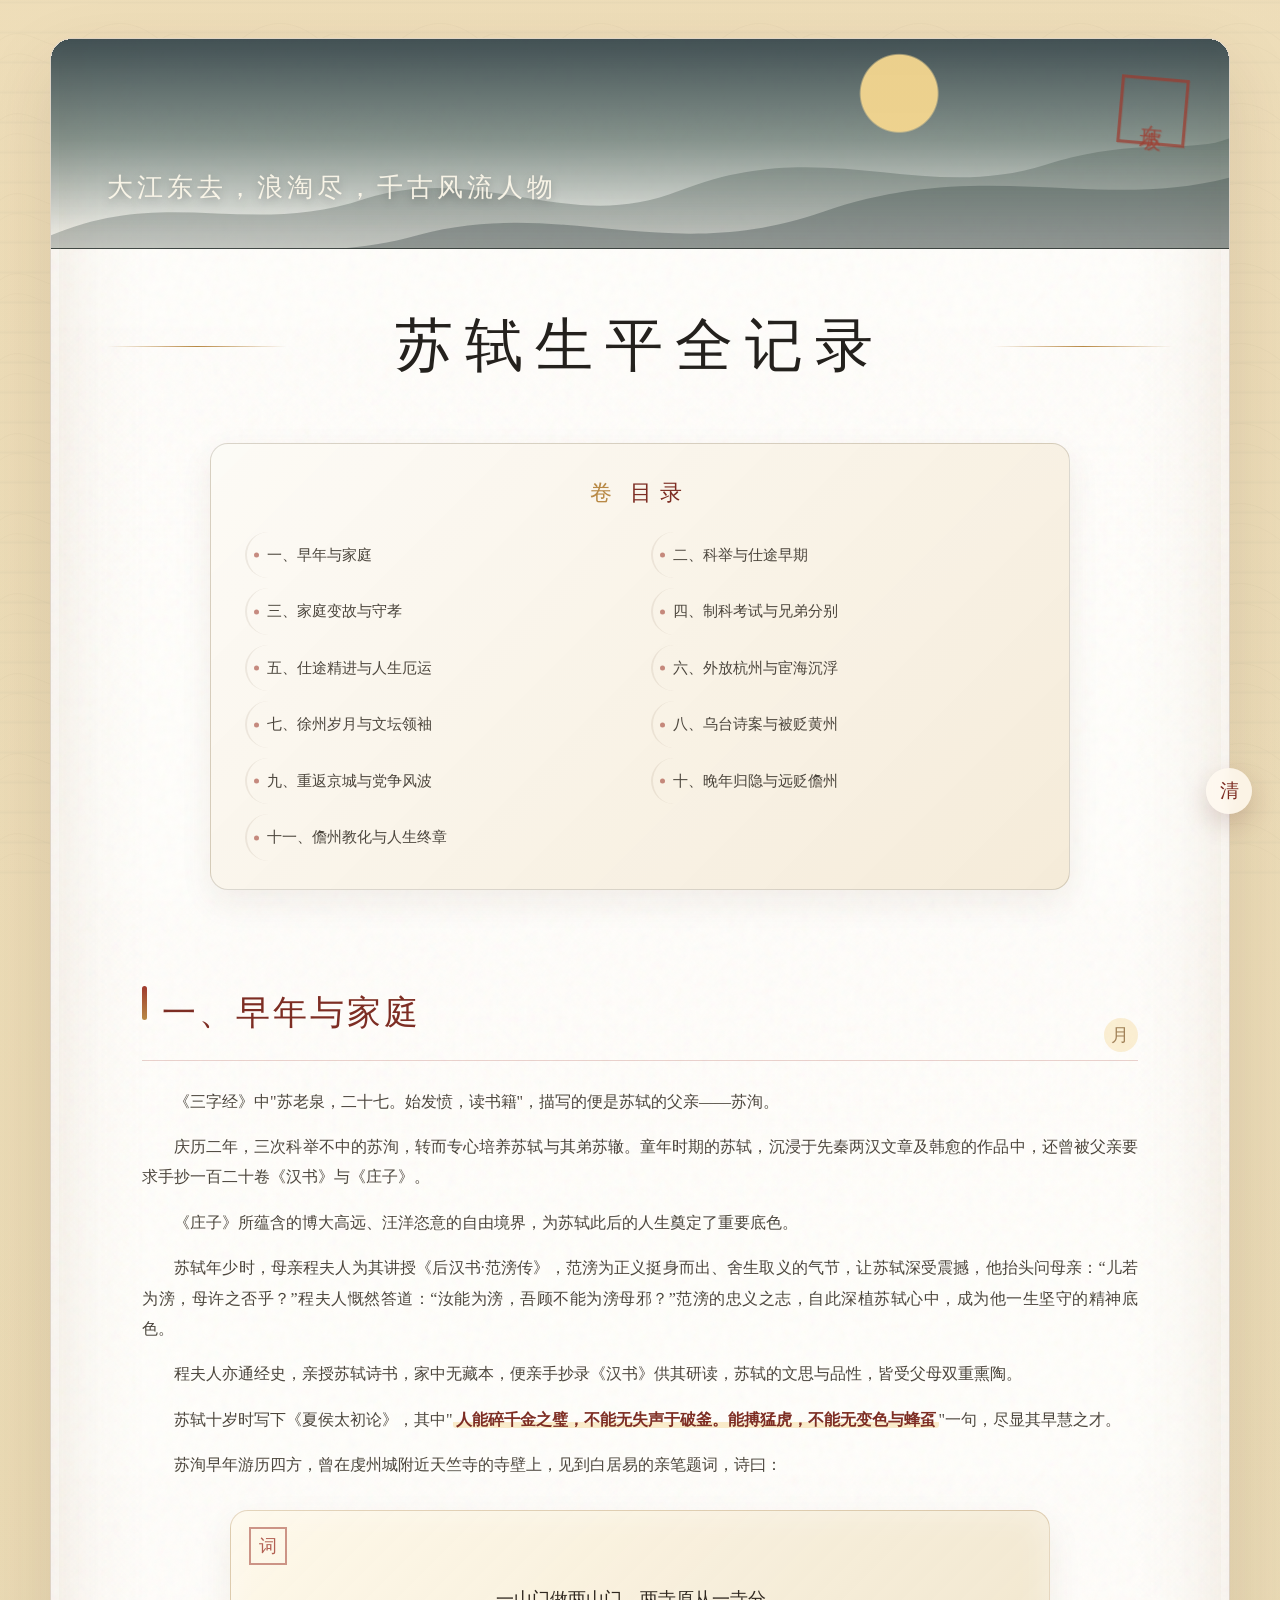
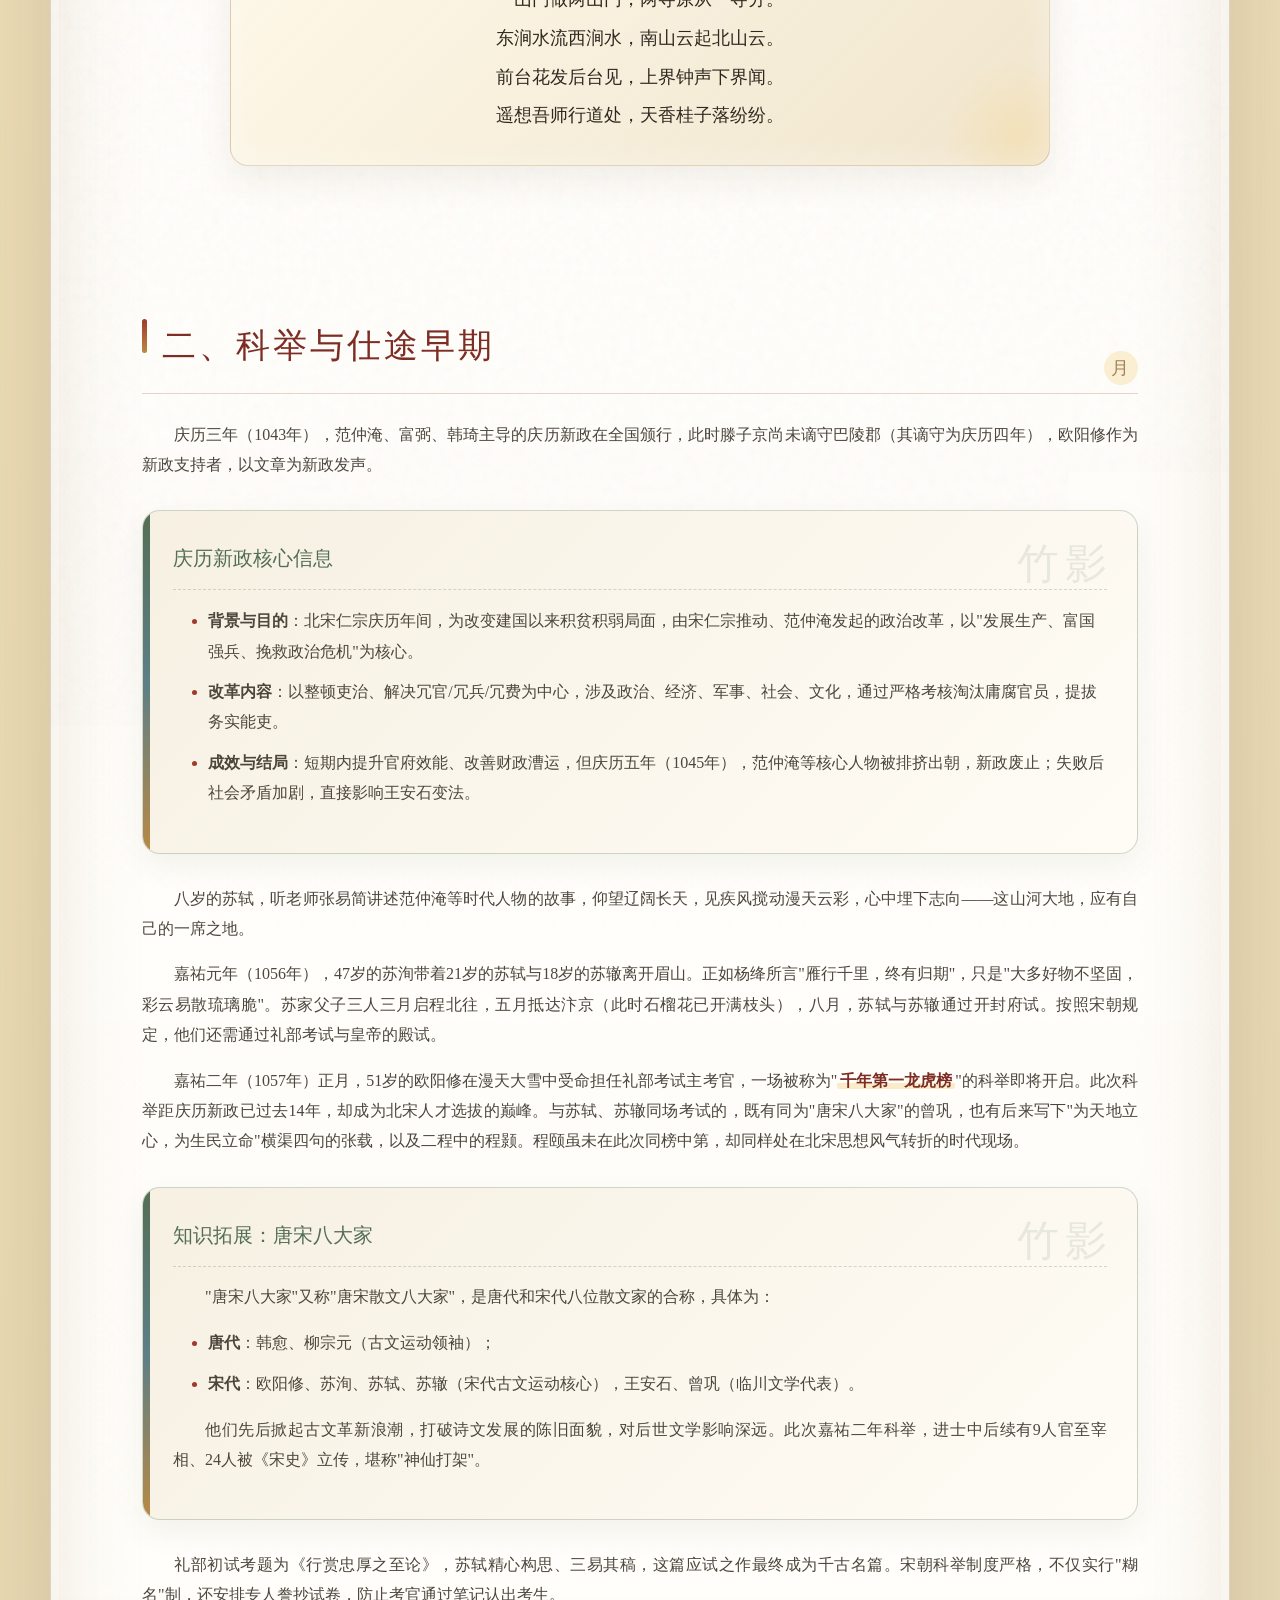
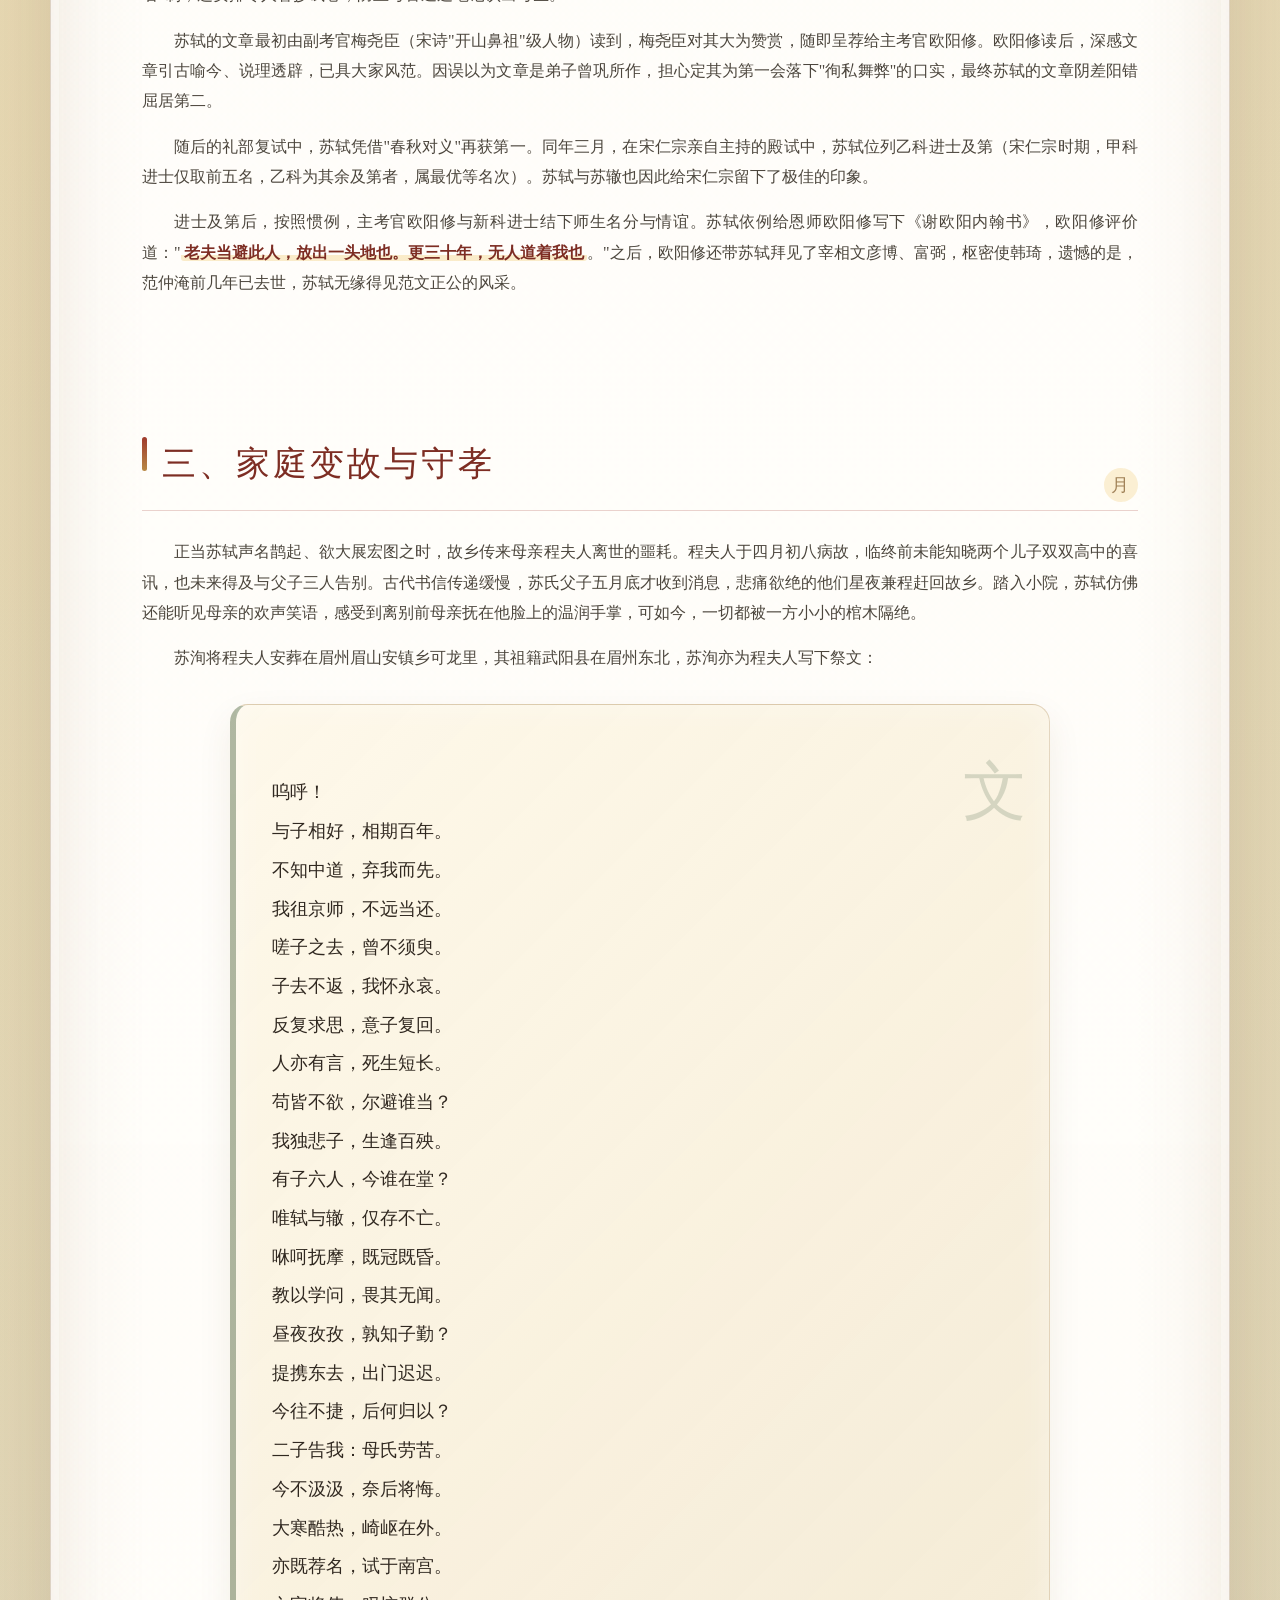
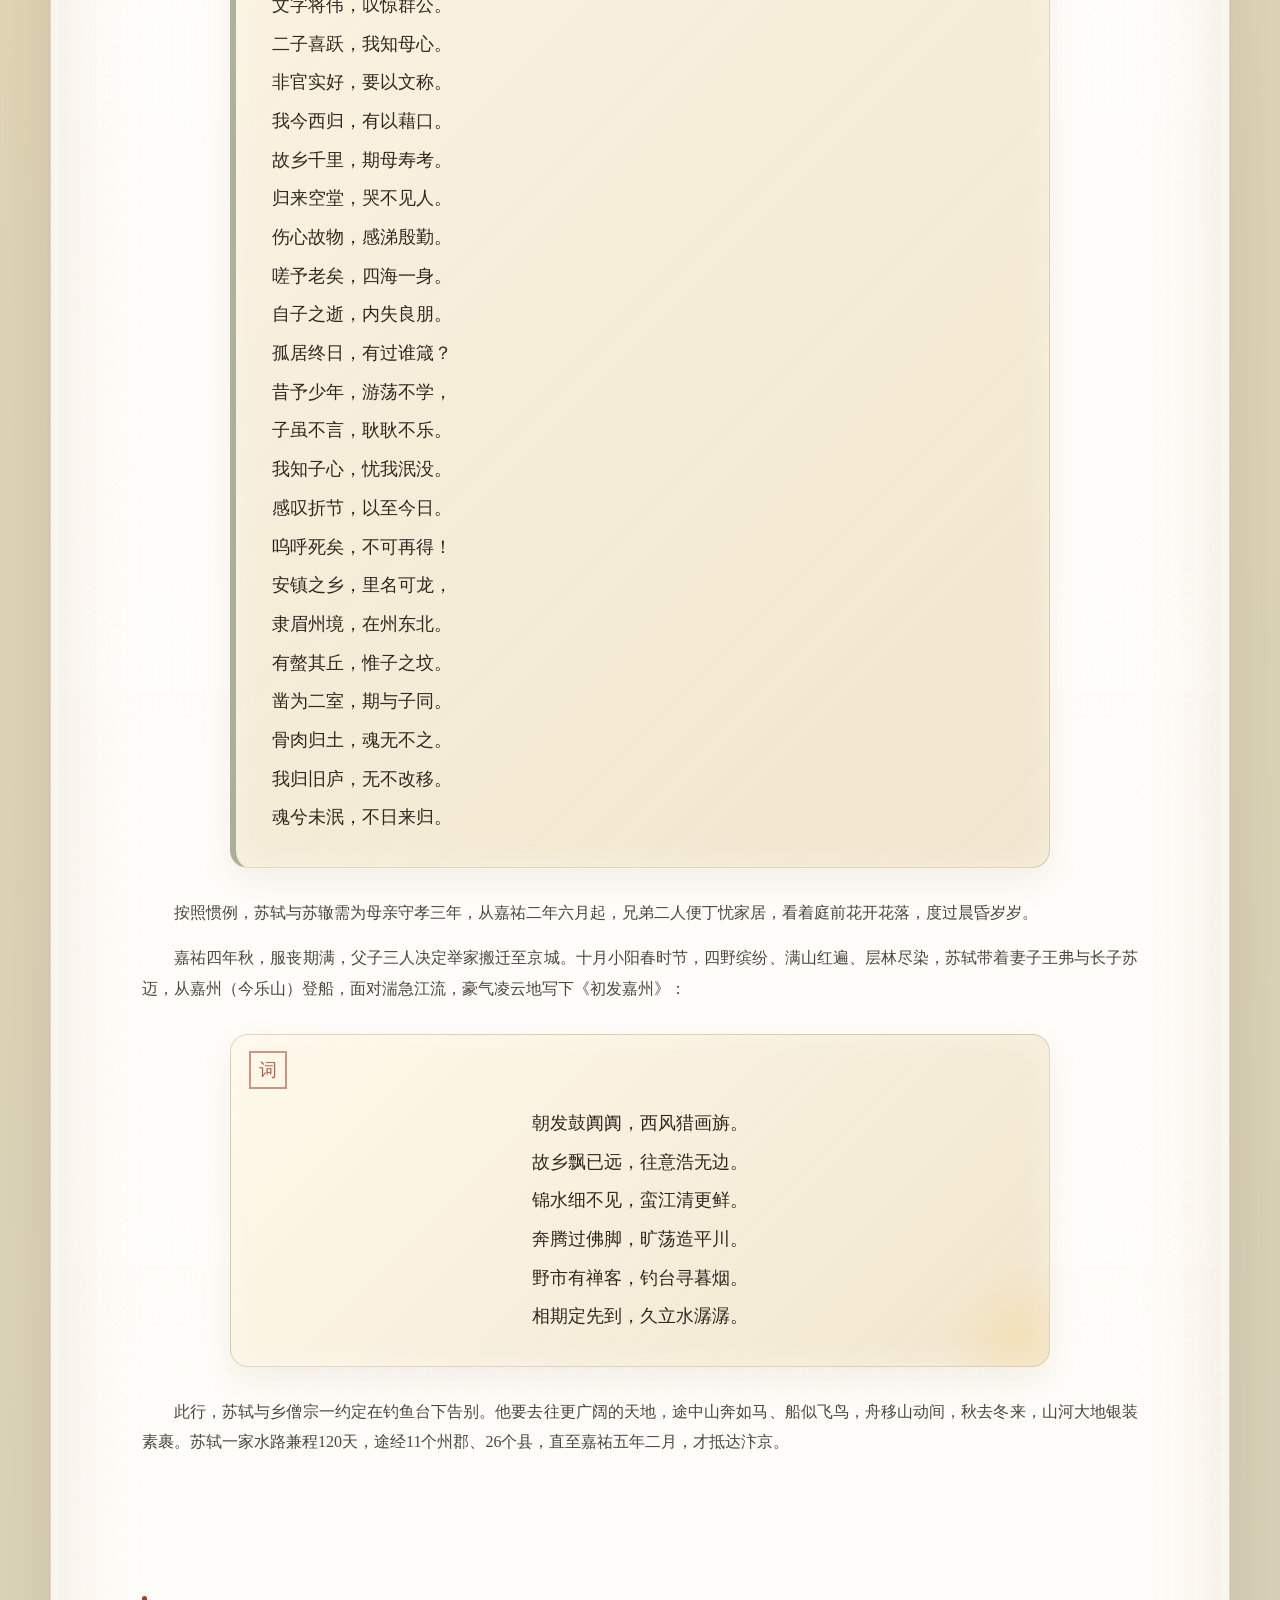
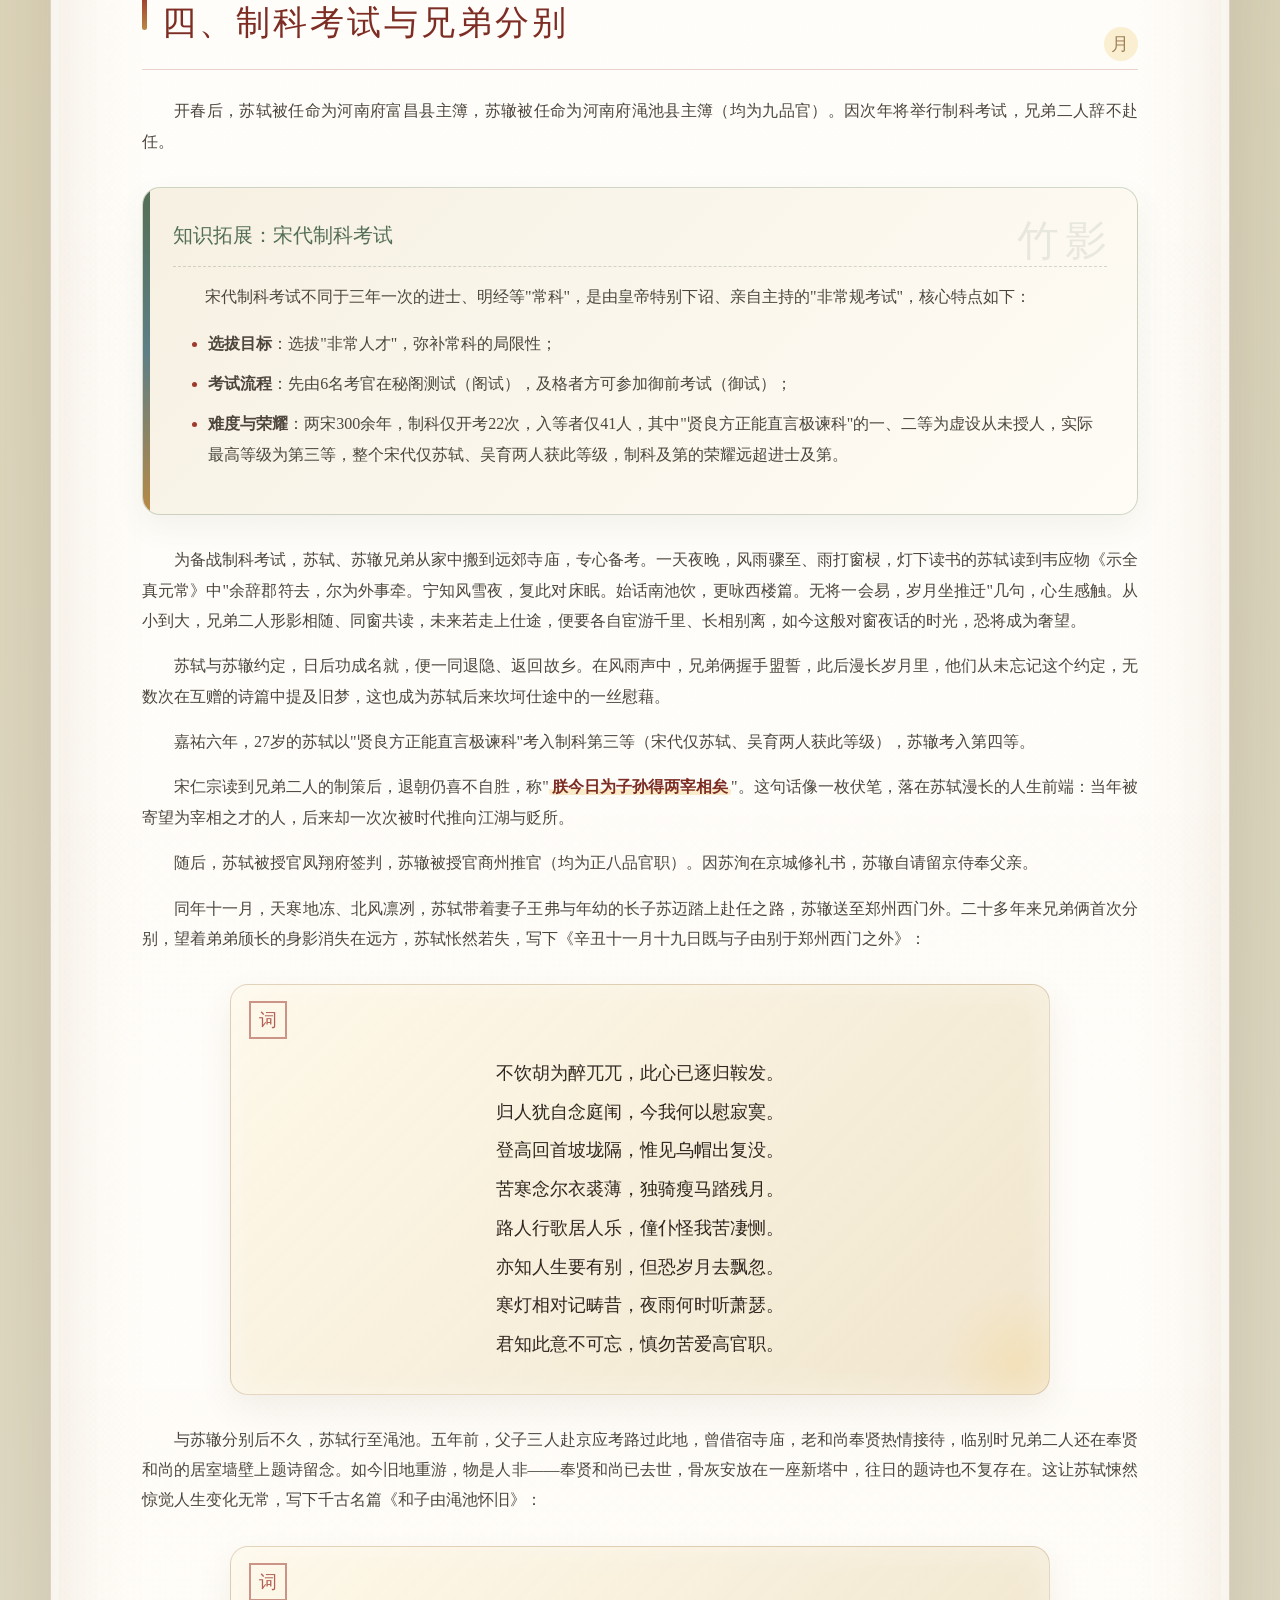
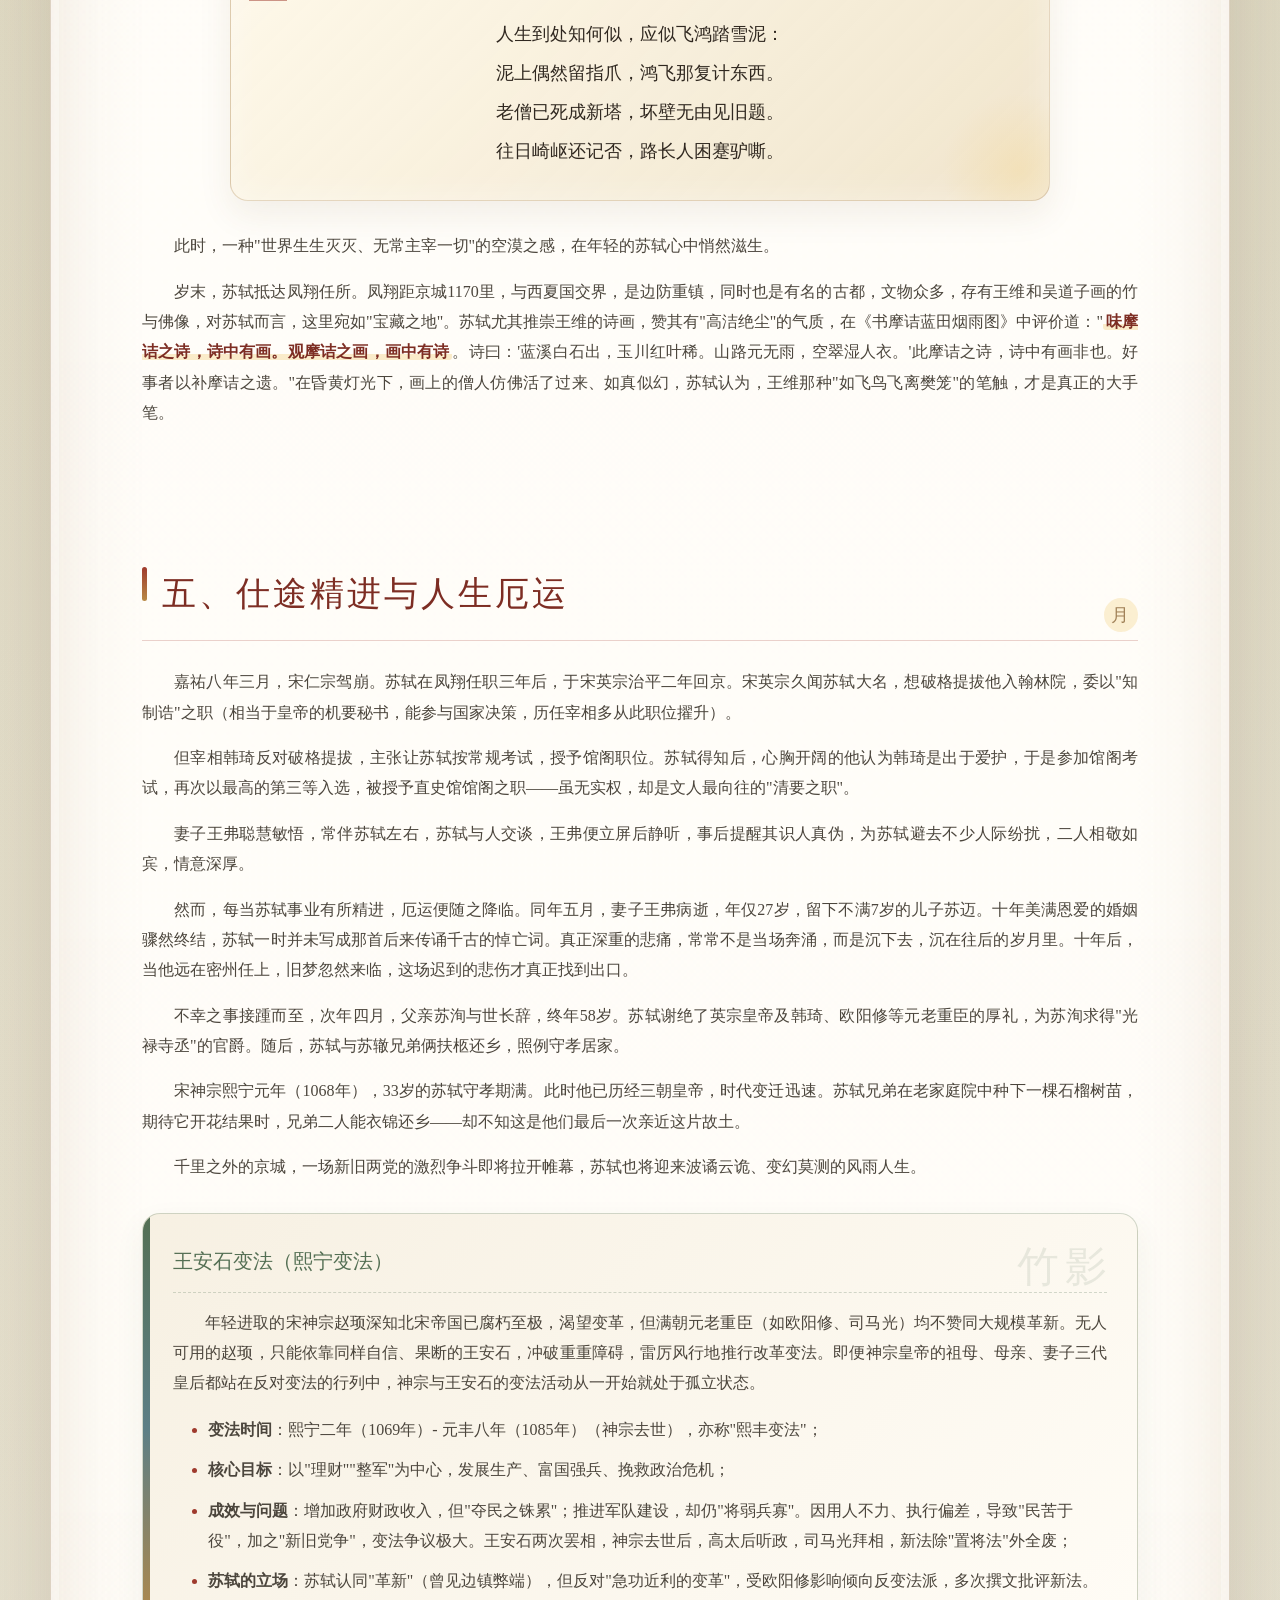
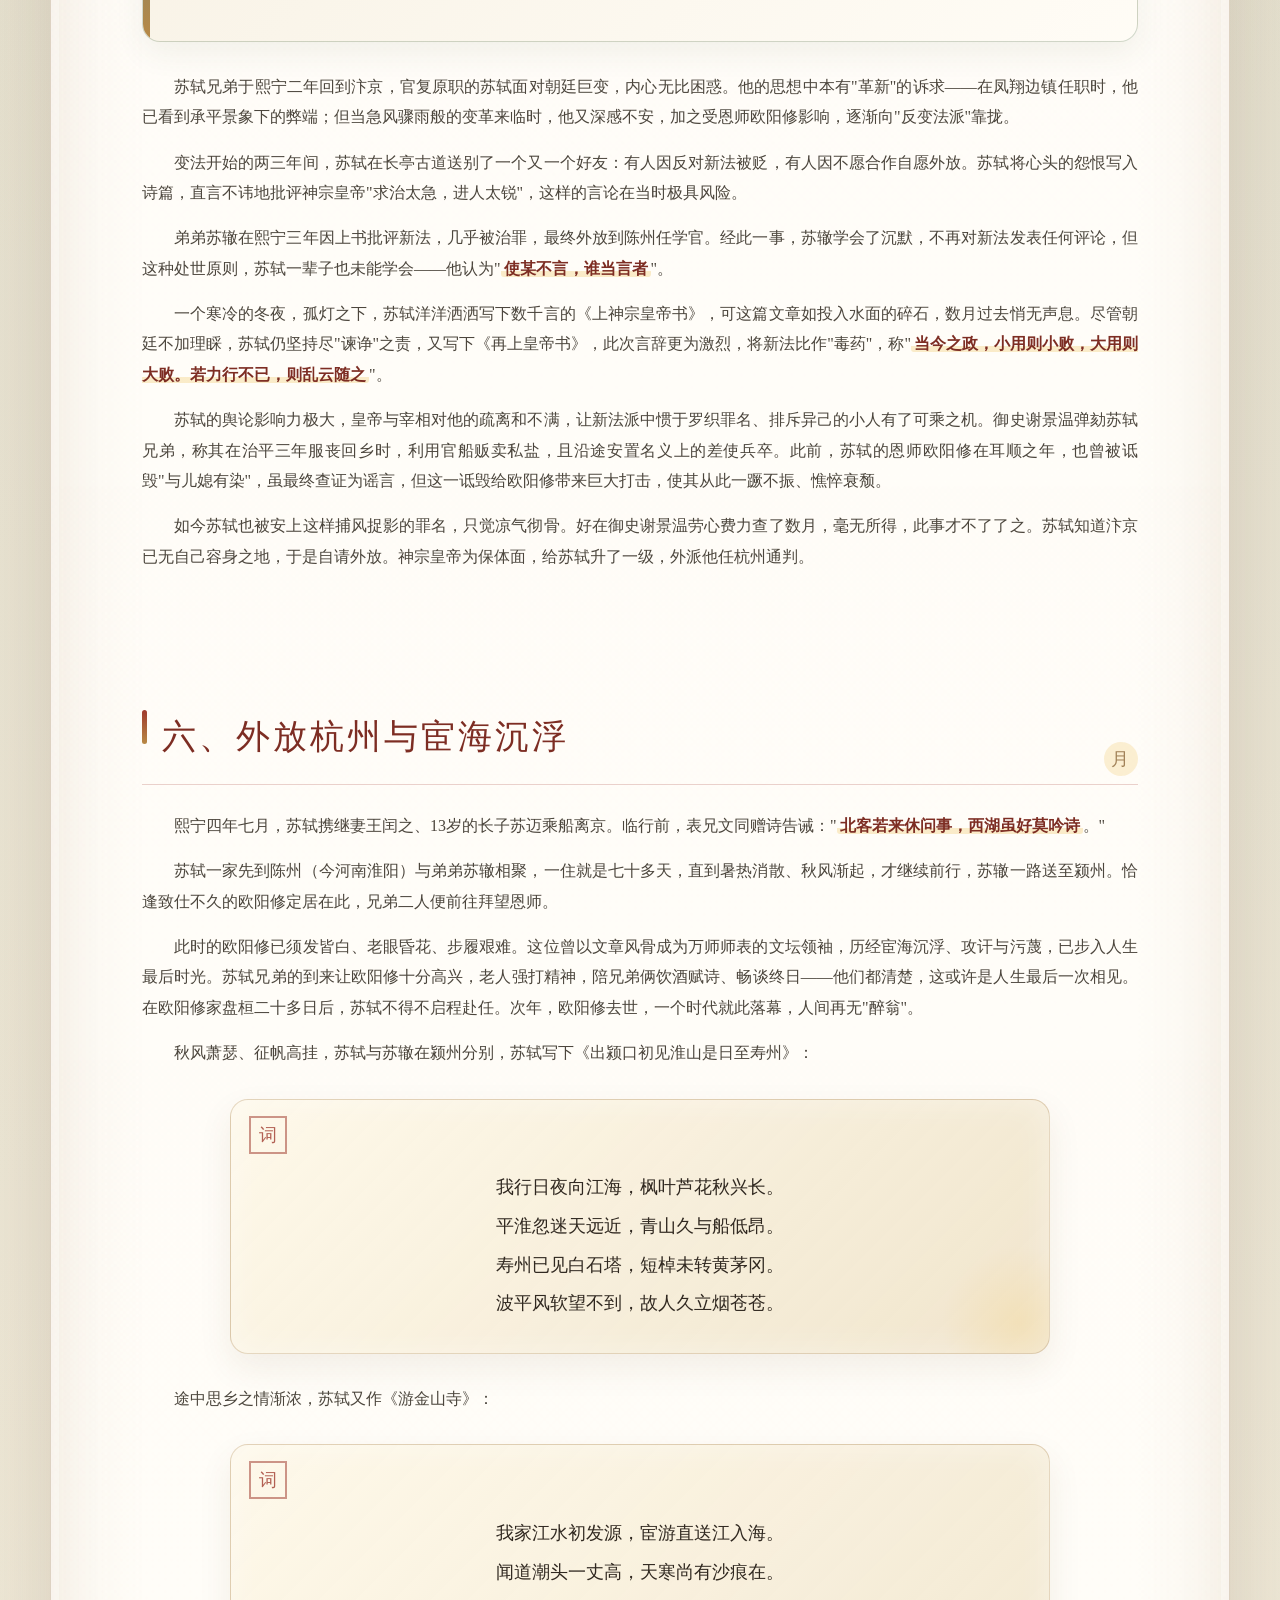
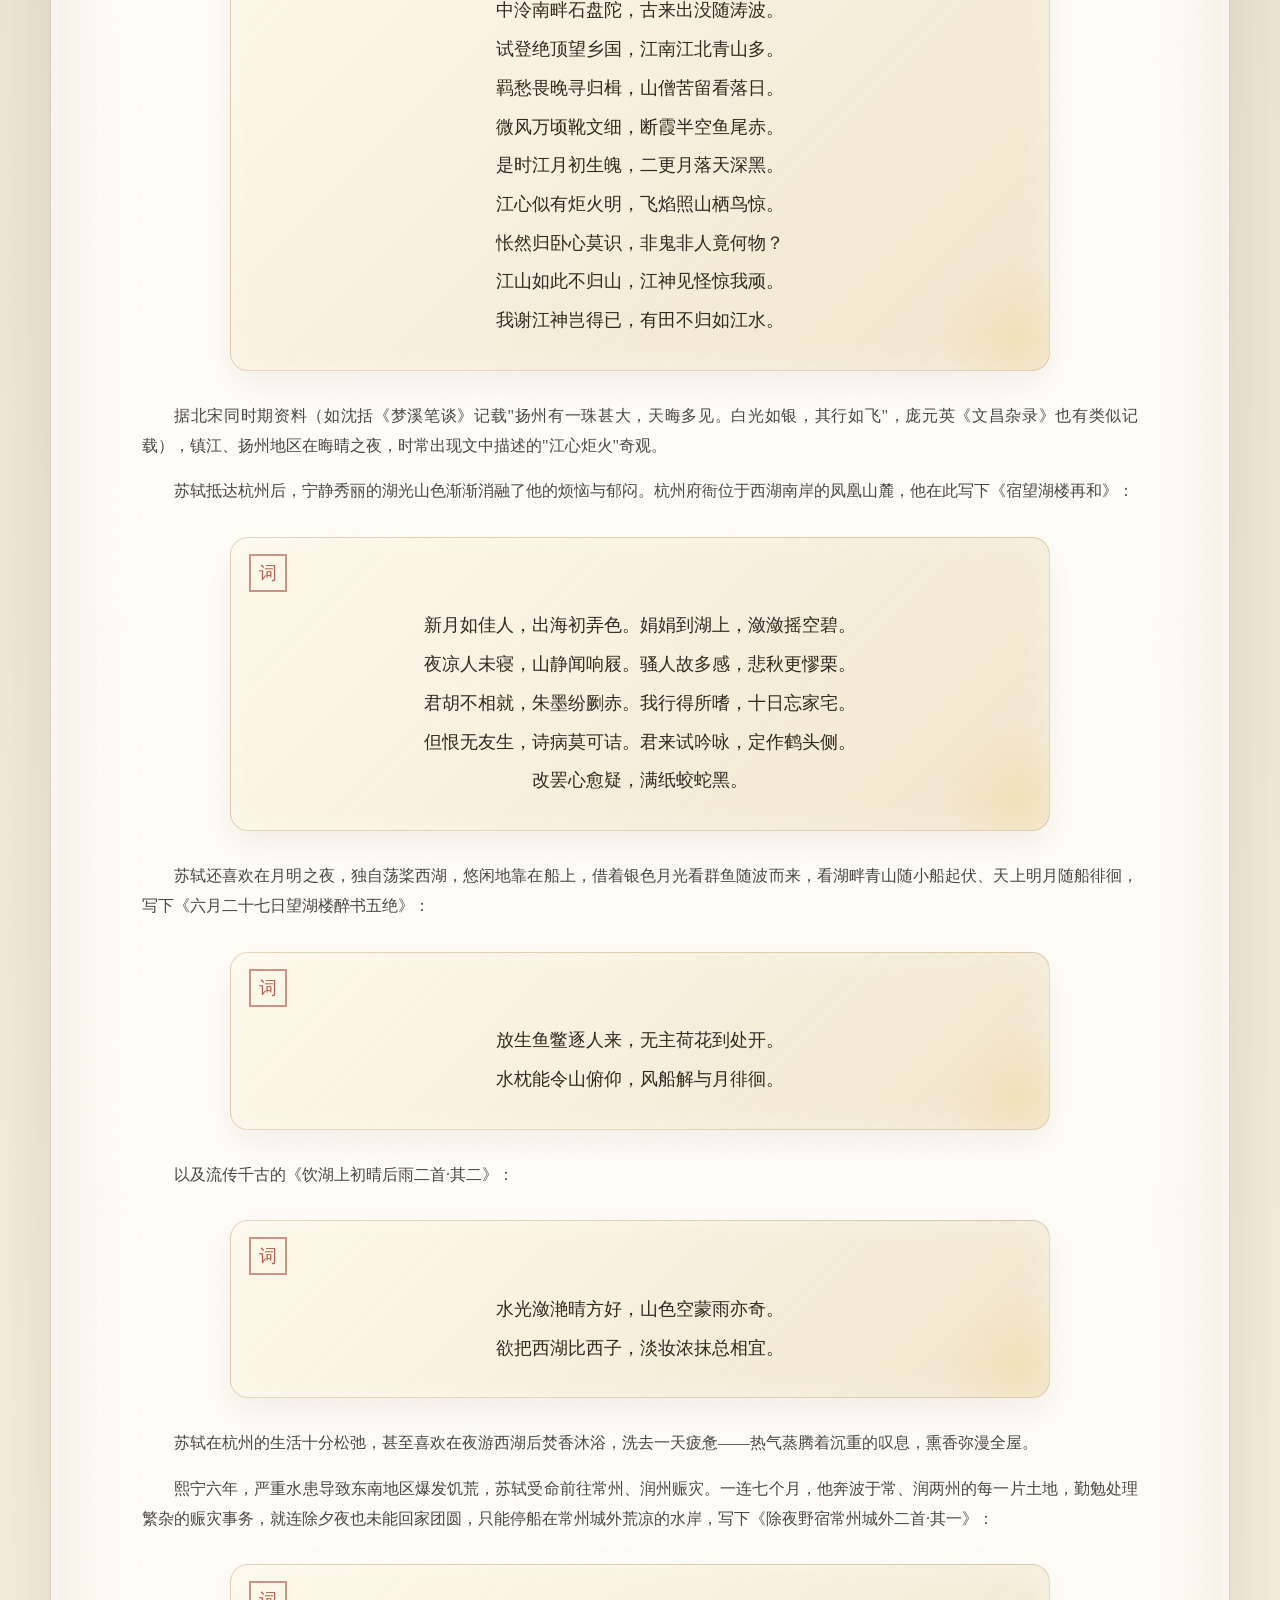
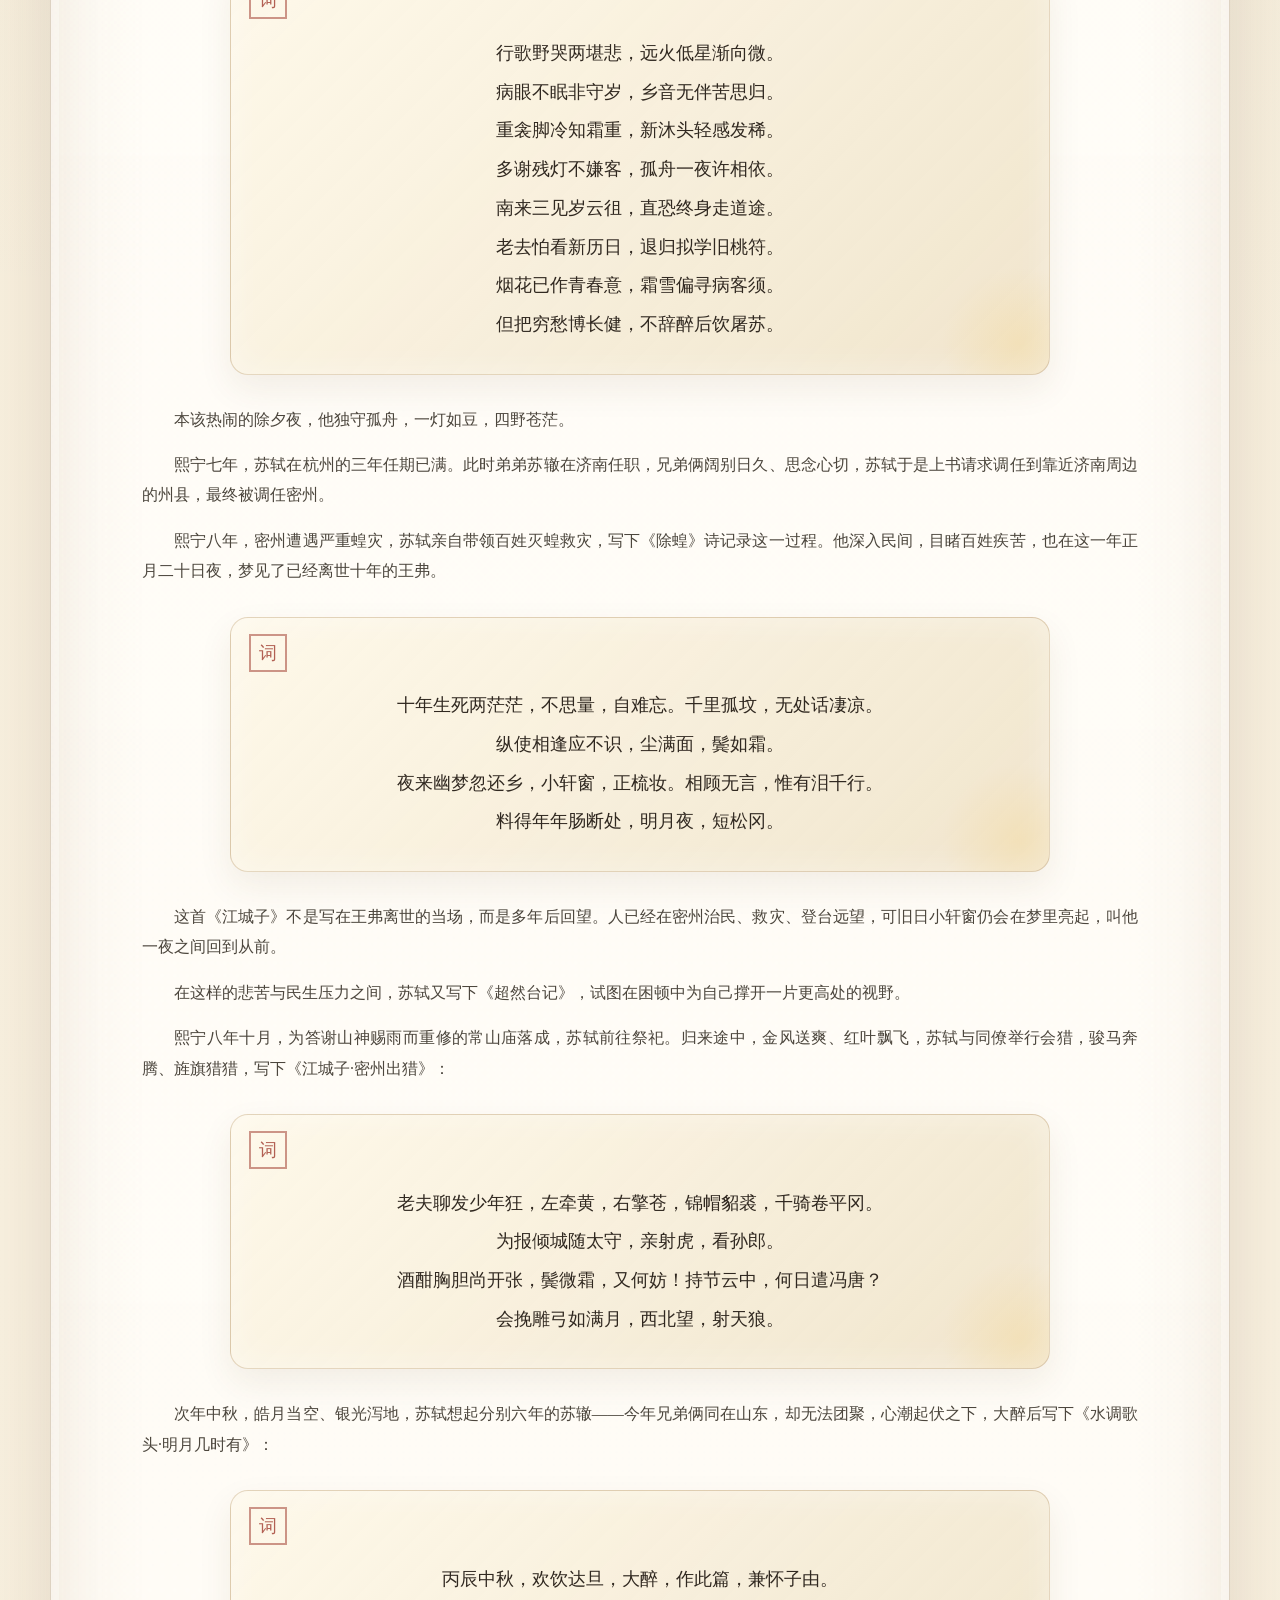
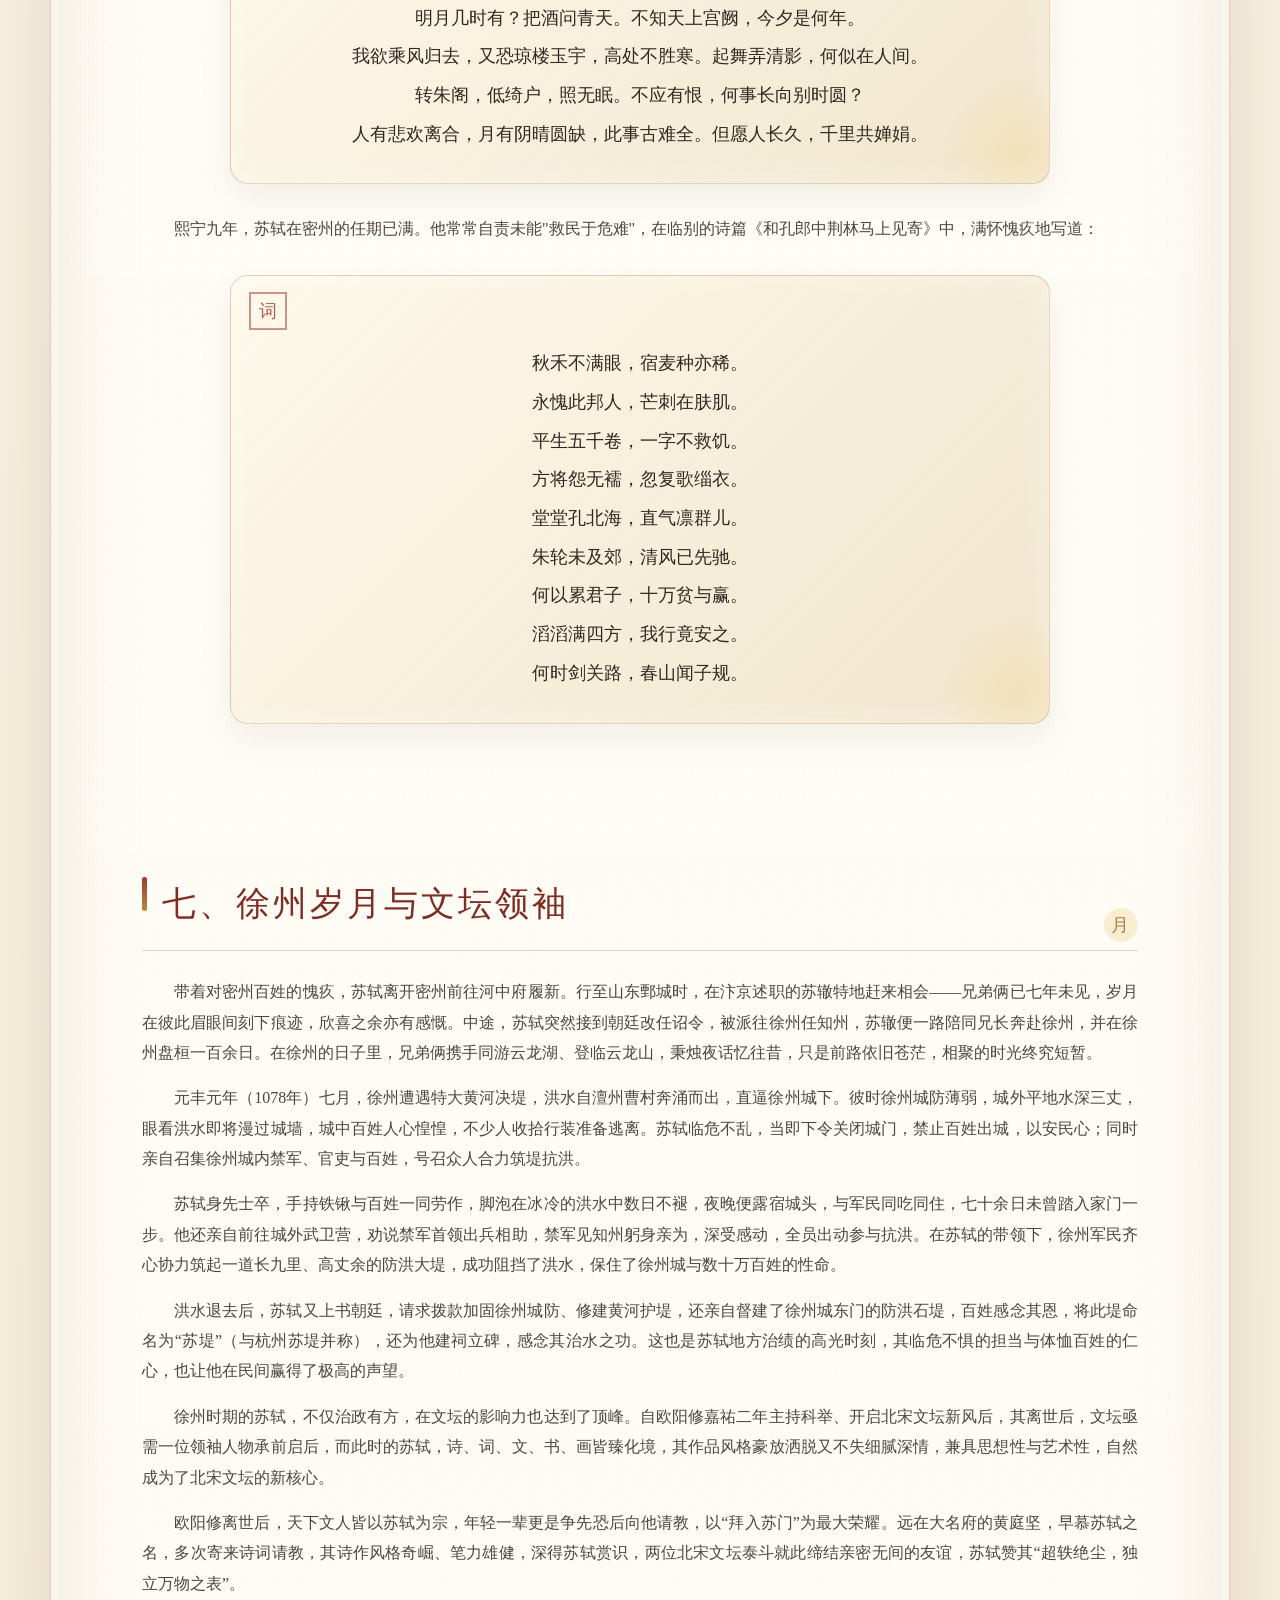
<file: works/sushi/index.html>
<!DOCTYPE html>
<html lang="zh-CN">
<head>
    <meta charset="UTF-8">
    <meta name="viewport" content="width=device-width, initial-scale=1.0">
    <title>苏轼生平全记录</title>
    <meta name="content-revised" content="2025-10-03">
    <link rel="canonical" href="https://noctilumedev.github.io/InkNarratives/works/sushi/">
    <link rel="icon" href="../../assets/favicon.svg" type="image/svg+xml">
    <style>
        :root {
            --paper: #f6efe0;
            --paper-light: #fffaf0;

            --ink: #24211d;
            --ink-soft: #4c463d;
            --ink-light: #766b5c;

            --su-red: #9f3a2d;
            --su-red-deep: #7d2d23;
            --bamboo: #546f54;

            --river: #5d7f86;
            --gold: #b88945;

            --line: rgba(70, 55, 35, 0.18);
            --shadow: rgba(68, 42, 20, 0.13);
            --grain-opacity: 0.045;
        }

        * {
            margin: 0;
            padding: 0;
            box-sizing: border-box;
        }

        html {
            scroll-behavior: smooth;
        }

        body {
            min-height: 100vh;
            font-family:
                "Noto Serif SC",
                "Source Han Serif SC",
                "Songti SC",
                "SimSun",
                serif;
            font-size: 16px;
            line-height: 1.9;
            color: var(--ink);
            padding: 38px 14px;
            -webkit-font-smoothing: antialiased;
            -moz-osx-font-smoothing: grayscale;
            background:
                radial-gradient(circle at 18% 8%, rgba(244, 214, 143, 0.35), transparent 22%),
                radial-gradient(circle at 88% 18%, rgba(93, 127, 134, 0.22), transparent 24%),
                linear-gradient(180deg, #efe1c5 0%, #f8f0df 40%, #ead8b8 100%);
            position: relative;
            overflow-x: hidden;
            transition: background 0.45s ease, color 0.35s ease;
        }

        /* 宣纸色系：清 / 暖 / 玄。night-mode 提供兼容类名。 */
        body[data-paper="day"] {
            --paper: #f6efe0;
            --paper-light: #fffaf0;
            --ink: #24211d;
            --ink-soft: #4c463d;
            --ink-light: #766b5c;
            --line: rgba(70, 55, 35, 0.18);
            --shadow: rgba(68, 42, 20, 0.13);
            --grain-opacity: 0.045;
        }

        body[data-paper="dusk"] {
            --paper: #f1dfb8;
            --paper-light: #fff0cf;
            --ink: #32291b;
            --ink-soft: #5a4730;
            --ink-light: #806b4a;
            --line: rgba(116, 79, 36, 0.22);
            --shadow: rgba(83, 52, 18, 0.18);
            --grain-opacity: 0.052;
            background:
                radial-gradient(circle at 18% 8%, rgba(184, 137, 69, 0.32), transparent 22%),
                radial-gradient(circle at 88% 18%, rgba(93, 127, 134, 0.16), transparent 24%),
                linear-gradient(180deg, #e4c995 0%, #f4e5c3 44%, #d9bb88 100%);
        }

        body[data-paper="night"],
        body.night-mode {
            --paper: #2a221b;
            --paper-light: #34281f;
            --ink: #f1e3c5;
            --ink-soft: #dcc9a8;
            --ink-light: #b7a17d;
            --line: rgba(229, 199, 145, 0.18);
            --shadow: rgba(0, 0, 0, 0.42);
            --grain-opacity: 0.035;
            background:
                radial-gradient(circle at 18% 8%, rgba(184, 137, 69, 0.18), transparent 22%),
                radial-gradient(circle at 88% 18%, rgba(93, 127, 134, 0.16), transparent 24%),
                linear-gradient(180deg, #17120f 0%, #231a16 48%, #1a1310 100%);
        }

        /* 江水纹理 */
        body::before {
            content: "";
            position: fixed;
            inset: 0;
            pointer-events: none;
            opacity: 0.22;
            background-image:
                repeating-linear-gradient(
                    0deg,
                    transparent 0,
                    transparent 26px,
                    rgba(93, 127, 134, 0.15) 27px,
                    transparent 30px
                ),
                url("data:image/svg+xml,%3Csvg width='160' height='80' viewBox='0 0 160 80' xmlns='http://www.w3.org/2000/svg'%3E%3Cpath d='M0 40 C28 18, 52 62, 80 40 S132 18,160 40' fill='none' stroke='%236b6a55' stroke-width='1' stroke-opacity='.16'/%3E%3Cpath d='M0 60 C28 38, 52 82, 80 60 S132 38,160 60' fill='none' stroke='%236b6a55' stroke-width='1' stroke-opacity='.12'/%3E%3C/svg%3E");
        }

        .page-container {
            max-width: 1180px;
            margin: 0 auto;
            padding: 46px 56px 64px;
            background:
                linear-gradient(90deg, rgba(154, 116, 63, 0.05), transparent 8%, transparent 92%, rgba(154, 116, 63, 0.05)),
                linear-gradient(180deg, rgba(255, 255, 255, 0.72), rgba(255, 250, 240, 0.96)),
                var(--paper-light);
            border: 1px solid rgba(132, 96, 54, 0.24);
            border-radius: 22px;
            box-shadow:
                0 28px 70px var(--shadow),
                inset 0 0 0 8px rgba(255, 255, 255, 0.32),
                inset 0 0 55px rgba(129, 82, 31, 0.08);
            position: relative;
            overflow: hidden;
            transition:
                background 0.4s ease,
                border-color 0.4s ease,
                box-shadow 0.4s ease,
                color 0.35s ease;
        }

        .page-container::before {
            content: "东坡";
            position: absolute;
            top: 38px;
            right: 42px;
            width: 62px;
            height: 62px;
            display: grid;
            place-items: center;
            color: rgba(159, 58, 45, 0.78);
            border: 3px solid rgba(159, 58, 45, 0.72);
            font-family: "STKaiti", "KaiTi", serif;
            font-size: 22px;
            line-height: 1;
            letter-spacing: 4px;
            writing-mode: vertical-rl;
            transform: rotate(5deg);
            opacity: 0.9;
            filter: drop-shadow(1px 1px 0 rgba(159, 58, 45, 0.3));
            transition: transform 0.3s ease, filter 0.3s ease;
            z-index: 3;
        }

        .page-container:hover::before {
            transform: rotate(8deg) scale(1.02);
        }

        .page-container::after {
            content: "";
            position: absolute;
            inset: 0;
            background-image:
                radial-gradient(circle at -30px calc(100% + 40px), rgba(93, 127, 134, 0.12), transparent 32%),
                url("data:image/svg+xml,%3Csvg viewBox='0 0 200 200' xmlns='http://www.w3.org/2000/svg'%3E%3Cfilter id='noise'%3E%3CfeTurbulence type='fractalNoise' baseFrequency='0.65' numOctaves='3' stitchTiles='stitch'/%3E%3C/filter%3E%3Crect width='100%25' height='100%25' filter='url(%23noise)' opacity='1'/%3E%3C/svg%3E");
            opacity: var(--grain-opacity);
            mix-blend-mode: multiply;
            pointer-events: none;
            z-index: 0;
        }

        .page-container > * {
            position: relative;
            z-index: 1;
        }

        /* 顶部：赤壁江月 */
        .header-decoration {
            height: 210px;
            margin: -46px -56px 42px;
            background:
                radial-gradient(circle at 72% 26%, rgba(244, 214, 143, 0.95) 0 38px, transparent 40px),
                linear-gradient(180deg, rgba(40, 57, 61, 0.88), rgba(75, 95, 87, 0.68) 48%, rgba(244, 239, 224, 0.2)),
                url("data:image/svg+xml,%3Csvg width='900' height='210' viewBox='0 0 900 210' xmlns='http://www.w3.org/2000/svg'%3E%3Cpath d='M0 150 C90 112 150 152 240 122 C330 94 395 150 480 116 C590 72 665 126 760 96 C830 74 870 88 900 76 L900 210 L0 210 Z' fill='%232e3d38' fill-opacity='.34'/%3E%3Cpath d='M0 174 C100 142 180 178 280 150 C390 120 470 174 590 132 C710 90 800 132 900 106 L900 210 L0 210 Z' fill='%231f2f32' fill-opacity='.42'/%3E%3Cpath d='M60 188 C120 174 170 198 230 184 S350 162 420 184 S550 198 630 178 S780 156 900 178' fill='none' stroke='%23f4d68f' stroke-opacity='.28' stroke-width='2'/%3E%3C/svg%3E");
            background-size: cover;
            border-bottom: 1px solid rgba(97, 74, 45, 0.22);
            position: relative;
        }

        .header-decoration::after {
            content: "大江东去，浪淘尽，千古风流人物";
            position: absolute;
            left: 56px;
            bottom: 36px;
            color: rgba(255, 250, 235, 0.92);
            font-family: "STKaiti", "KaiTi", serif;
            font-size: 26px;
            letter-spacing: 4px;
            text-shadow: 0 3px 10px rgba(0, 0, 0, 0.28);
        }

        h1 {
            margin: 0 0 42px;
            text-align: center;
            font-family: "STKaiti", "KaiTi", "SimSun", serif;
            font-size: clamp(34px, 5vw, 58px);
            font-weight: 500;
            letter-spacing: 12px;
            color: var(--ink);
            position: relative;
        }

        h1::before,
        h1::after {
            content: "";
            position: absolute;
            top: 50%;
            width: min(22%, 180px);
            height: 1px;
            background: linear-gradient(90deg, transparent, var(--gold), transparent);
        }

        h1::before {
            left: 0;
        }

        h1::after {
            right: 0;
        }

        .toc-container {
            margin: 0 auto 56px;
            padding: 28px 34px;
            max-width: 860px;
            background:
                linear-gradient(135deg, rgba(255, 255, 255, 0.72), rgba(245, 235, 215, 0.78)),
                var(--paper);
            border: 1px solid var(--line);
            border-radius: 18px;
            box-shadow: 0 12px 32px rgba(84, 57, 31, 0.08);
            position: sticky;
            top: 18px;
            z-index: 5;
            backdrop-filter: blur(6px);
            -webkit-backdrop-filter: blur(6px);
            will-change: transform;
            transition:
                background 0.4s ease,
                border-color 0.4s ease,
                box-shadow 0.4s ease,
                color 0.35s ease;
        }

        .toc-container .toc-title {
            margin: 0 0 18px;
            text-align: center;
            font-size: 22px;
            font-family: "STKaiti", "KaiTi", serif;
            font-weight: 500;
            color: var(--su-red-deep);
            letter-spacing: 8px;
        }

        .toc-container .toc-title::before {
            content: "卷";
            margin-right: 10px;
            color: var(--gold);
        }

        .toc-list {
            list-style: none;
            display: grid;
            grid-template-columns: repeat(2, minmax(0, 1fr));
            gap: 10px 22px;
            margin: 0;
            padding: 0;
        }

        .toc-list li {
            margin: 0;
            transition: 0.25s ease;
        }

        .toc-list a {
            display: block;
            padding: 9px 12px 9px 20px;
            border-left: 2px solid rgba(132, 111, 84, 0.12);
            border-radius: 999px;
            color: var(--ink-soft);
            text-decoration: none;
            font-size: 15px;
            position: relative;
            transition: color 0.25s ease, background 0.25s ease, transform 0.25s ease, border-color 0.3s ease;
        }

        .toc-list a::before {
            content: "";
            position: absolute;
            left: 7px;
            top: 50%;
            width: 5px;
            height: 5px;
            border-radius: 50%;
            background: var(--su-red);
            transform: translateY(-50%);
            opacity: 0.58;
        }

        .toc-list a:hover {
            color: var(--su-red-deep);
            background: rgba(159, 58, 45, 0.08);
            border-left-color: var(--su-red);
            transform: translateX(4px);
            font-weight: 700;
        }

        .chapter {
            margin: 0 0 44px;
            padding: 34px 34px 38px;
            border-radius: 18px;
            position: relative;
            border: 1px solid transparent;
            scroll-margin-top: 132px;
            opacity: 1;
            transform: translateY(0);
            transition:
                background 0.28s ease,
                border-color 0.28s ease,
                box-shadow 0.28s ease;
        }

        .chapter:hover {
            background: rgba(255, 252, 245, 0.72);
            border-color: rgba(140, 100, 58, 0.16);
            box-shadow: 0 16px 34px rgba(88, 58, 28, 0.07);
        }

        h2 {
            margin: 0 0 26px;
            padding: 0 0 14px 20px;
            font-family: "STKaiti", "KaiTi", "SimSun", serif;
            font-size: clamp(24px, 3vw, 34px);
            font-weight: 500;
            color: var(--su-red-deep);
            letter-spacing: 3px;
            border-bottom: 1px solid rgba(159, 58, 45, 0.22);
            position: relative;
        }

        #chapter8 h2 {
            border-bottom: none;
            background-image: linear-gradient(
                90deg,
                var(--su-red) 0%,
                var(--su-red) 15%,
                transparent 80%
            );
            background-size: 100% 1px;
            background-repeat: no-repeat;
            background-position: bottom;
        }

        h2::before {
            content: "";
            position: absolute;
            left: 0;
            top: 5px;
            width: 5px;
            height: 34px;
            border-radius: 999px;
            background: linear-gradient(180deg, var(--su-red), var(--gold));
        }

        h2::after {
            content: "月";
            position: absolute;
            right: 0;
            bottom: 8px;
            width: 34px;
            height: 34px;
            border-radius: 50%;
            display: grid;
            place-items: center;
            color: rgba(126, 88, 40, 0.72);
            background: rgba(244, 214, 143, 0.36);
            font-family: "STKaiti", "KaiTi", serif;
            font-size: 18px;
        }

        h3 {
            margin: 24px 0 14px;
            font-size: 20px;
            color: var(--bamboo);
            font-family: "STKaiti", "KaiTi", serif;
            font-weight: 500;
        }

        p {
            margin: 15px 0;
            text-indent: 2em;
            text-align: justify;
            color: var(--ink-soft);
        }

        p::selection,
        li::selection,
        span::selection {
            background: rgba(244, 214, 143, 0.5);
        }

        .highlight {
            color: var(--su-red-deep);
            font-weight: 700;
            padding: 0 3px;
            background: linear-gradient(transparent 62%, rgba(244, 214, 143, 0.45) 0);
            border-radius: 3px;
        }

        .poem,
        .eulogy {
            margin: 30px auto;
            padding: 30px 36px;
            max-width: 820px;
            font-family: "STKaiti", "KaiTi", "FangSong", serif;
            font-size: 18px;
            line-height: 2.15;
            color: #302820;
            background:
                linear-gradient(135deg, rgba(255, 250, 235, 0.9), rgba(239, 226, 199, 0.76)),
                var(--paper);
            border: 1px solid rgba(146, 103, 54, 0.23);
            border-radius: 18px;
            box-shadow:
                0 14px 34px rgba(92, 62, 28, 0.08),
                inset 0 0 34px rgba(255, 255, 255, 0.38);
            position: relative;
            overflow: hidden;
            transition:
                background 0.4s ease,
                border-color 0.4s ease,
                box-shadow 0.4s ease,
                color 0.35s ease;
        }

        .poem {
            text-align: center;
            white-space: pre-line;
        }

        .poem::before {
            content: "词";
            position: absolute;
            top: 16px;
            left: 18px;
            width: 34px;
            height: 34px;
            display: grid;
            place-items: center;
            color: rgba(159, 58, 45, 0.8);
            border: 2px solid rgba(159, 58, 45, 0.52);
            font-size: 18px;
            line-height: 1;
        }

        .poem::after {
            content: "";
            position: absolute;
            right: -50px;
            bottom: -50px;
            width: 160px;
            height: 160px;
            border-radius: 50%;
            background: radial-gradient(circle, rgba(244, 214, 143, 0.34), transparent 68%);
            pointer-events: none;
            animation: inkGlow 8s ease-in-out infinite alternate;
        }

        @keyframes inkGlow {
            from {
                opacity: 0.25;
                transform: translate(0, 0);
            }
            to {
                opacity: 0.4;
                transform: translate(5px, -3px);
            }
        }

        .poem-vertical {
            writing-mode: vertical-rl;
            text-orientation: mixed;
            text-align: start;
            max-width: 920px;
            min-height: 360px;
            max-height: 540px;
            font-family: "STKaiti", "KaiTi", "FangSong", "Noto Serif SC", "SimSun", serif;
            font-feature-settings: "vert" on, "vrt2" on;
            letter-spacing: 0.12em;
            line-height: 1.9;
            white-space: normal;
            overflow-x: auto;
            overflow-y: hidden;
            padding: 34px 54px 38px 78px;
            text-indent: 0;
            text-spacing-trim: trim-start;
            font-variant-east-asian: proportional-width;
            scrollbar-width: thin;
            scrollbar-color: rgba(159, 58, 45, 0.2) transparent;
        }

        .poem-vertical::before {
            opacity: 0.72;
            z-index: 2;
        }

        .poem-vertical::-webkit-scrollbar {
            height: 6px;
        }

        .poem-vertical::-webkit-scrollbar-track {
            background: transparent;
        }

        .poem-vertical::-webkit-scrollbar-thumb {
            background: rgba(159, 58, 45, 0.25);
            border-radius: 3px;
        }

        .eulogy {
            text-align: left;
            white-space: pre-line;
            border-left: 6px solid rgba(84, 111, 84, 0.45);
        }

        .eulogy::before {
            content: "文";
            position: absolute;
            top: 18px;
            right: 22px;
            color: rgba(84, 111, 84, 0.22);
            font-size: 64px;
            font-family: "STKaiti", "KaiTi", serif;
        }

        .info-box {
            margin: 30px 0;
            padding: 28px 30px;
            background:
                linear-gradient(135deg, rgba(246, 239, 224, 0.92), rgba(255, 252, 245, 0.92));
            border: 1px solid rgba(84, 111, 84, 0.26);
            border-radius: 18px;
            box-shadow: 0 12px 30px rgba(66, 78, 49, 0.07);
            position: relative;
            overflow: hidden;
            transition:
                background 0.4s ease,
                border-color 0.4s ease,
                box-shadow 0.4s ease,
                color 0.35s ease;
        }

        .info-box::before {
            content: "";
            position: absolute;
            inset: 0 auto 0 0;
            width: 7px;
            background: linear-gradient(180deg, var(--bamboo), var(--river), var(--gold));
        }

        .info-box::after {
            content: "竹影";
            position: absolute;
            right: 24px;
            top: 14px;
            color: rgba(84, 111, 84, 0.12);
            font-size: 42px;
            font-family: "STKaiti", "KaiTi", serif;
            letter-spacing: 6px;
        }

        .info-box h3 {
            margin-top: 0;
            padding-bottom: 12px;
            border-bottom: 1px dashed rgba(84, 111, 84, 0.25);
            color: var(--bamboo);
        }

        .info-box p {
            color: var(--ink-soft);
        }

        ul,
        ol {
            margin: 16px 0 16px 2.2em;
        }

        li {
            margin: 10px 0;
            color: var(--ink-soft);
        }

        li::marker {
            color: var(--su-red);
        }

        footer {
            margin-top: 64px;
            padding-top: 24px;
            text-align: center;
            color: var(--ink-light);
            border-top: 1px solid var(--line);
            font-size: 14px;
        }

        .reading-toggle {
            position: fixed;
            right: 28px;
            bottom: 86px;
            width: 46px;
            height: 46px;
            border: 0;
            border-radius: 50%;
            display: grid;
            place-items: center;
            font-family: "STKaiti", "KaiTi", serif;
            font-size: 19px;
            color: var(--su-red-deep);
            background: rgba(255, 250, 240, 0.84);
            box-shadow: 0 10px 26px rgba(88, 33, 25, 0.18);
            cursor: pointer;
            z-index: 20;
            backdrop-filter: blur(6px);
            -webkit-backdrop-filter: blur(6px);
            transition:
                transform 0.25s ease,
                background 0.35s ease,
                color 0.35s ease,
                box-shadow 0.35s ease,
                backdrop-filter 0.35s ease;
        }

        .reading-toggle:hover {
            transform: translateY(-3px);
            background: rgba(255, 250, 240, 0.96);
        }

        body[data-paper="dusk"] .page-container {
            background:
                linear-gradient(90deg, rgba(154, 116, 63, 0.07), transparent 8%, transparent 92%, rgba(154, 116, 63, 0.07)),
                linear-gradient(180deg, rgba(255, 249, 232, 0.7), rgba(244, 229, 195, 0.96)),
                var(--paper-light);
        }

        body[data-paper="dusk"] .toc-container,
        body[data-paper="dusk"] .poem,
        body[data-paper="dusk"] .eulogy,
        body[data-paper="dusk"] .info-box {
            background:
                linear-gradient(135deg, rgba(255, 241, 203, 0.88), rgba(235, 210, 165, 0.82)),
                var(--paper);
            border-color: rgba(116, 79, 36, 0.24);
        }

        body[data-paper="night"] .page-container,
        body[data-paper="night"] .toc-container,
        body[data-paper="night"] .poem,
        body[data-paper="night"] .eulogy,
        body[data-paper="night"] .info-box,
        body.night-mode .page-container,
        body.night-mode .toc-container,
        body.night-mode .poem,
        body.night-mode .eulogy,
        body.night-mode .info-box {
            background:
                linear-gradient(135deg, rgba(54, 42, 32, 0.92), rgba(35, 27, 22, 0.9)),
                var(--paper);
            border-color: rgba(229, 199, 145, 0.18);
        }

        body[data-paper="night"] .poem,
        body[data-paper="night"] .eulogy,
        body.night-mode .poem,
        body.night-mode .eulogy {
            color: #f2dfba;
        }

        body[data-paper="day"] .reading-toggle {
            color: var(--su-red-deep);
            background: rgba(255, 250, 240, 0.84);
        }

        body[data-paper="dusk"] .reading-toggle {
            color: #7d4c1e;
            background: rgba(255, 236, 194, 0.88);
        }

        body[data-paper="night"] .reading-toggle,
        body.night-mode .reading-toggle {
            color: #f7e5be;
            background: rgba(58, 44, 34, 0.88);
            backdrop-filter: blur(9px) brightness(1.12);
            -webkit-backdrop-filter: blur(9px) brightness(1.12);
            box-shadow:
                0 10px 28px rgba(0, 0, 0, 0.32),
                0 0 18px rgba(244, 214, 143, 0.14),
                inset 0 0 12px rgba(244, 214, 143, 0.08);
        }

        .back-to-top {
            position: fixed;
            right: 28px;
            bottom: 28px;
            width: 46px;
            height: 46px;
            border-radius: 50%;
            display: grid;
            place-items: center;
            text-decoration: none;
            color: #fffaf0;
            background:
                radial-gradient(circle at 32% 28%, #c85a45, var(--su-red-deep));
            box-shadow: 0 10px 26px rgba(88, 33, 25, 0.32);
            opacity: 0;
            visibility: hidden;
            transform: translateY(10px);
            transition: 0.25s ease;
            z-index: 20;
        }

        .back-to-top:hover {
            transform: translateY(-3px);
        }

        .back-to-top.visible {
            opacity: 1;
            visibility: visible;
            transform: translateY(0);
        }

        a {
            color: var(--su-red-deep);
        }

        a:hover {
            color: var(--river);
        }

        @media (prefers-reduced-motion: reduce) {
            *,
            *::before,
            *::after {
                animation-duration: 0.01ms !important;
                animation-iteration-count: 1 !important;
                scroll-behavior: auto !important;
                transition-duration: 0.01ms !important;
            }
        }

        @media (max-width: 820px) {
            body {
                padding: 16px 8px;
                font-size: 15px;
                line-height: 1.8;
            }

            .page-container {
                padding: 28px 18px 44px;
                border-radius: 16px;
            }

            .page-container::before {
                top: 24px;
                right: 20px;
                width: 48px;
                height: 48px;
                font-size: 17px;
            }

            .header-decoration {
                height: 150px;
                margin: -28px -18px 30px;
            }

            .header-decoration::after {
                left: 20px;
                right: 20px;
                bottom: 24px;
                font-size: 19px;
                letter-spacing: 2px;
            }

            h1 {
                letter-spacing: 5px;
                margin-bottom: 28px;
            }

            h1::before,
            h1::after {
                display: none;
            }

            .toc-container {
                position: static;
                padding: 20px 18px;
                margin-bottom: 34px;
            }

            .toc-list {
                grid-template-columns: 1fr;
                gap: 6px;
            }

            .chapter {
                padding: 24px 14px;
                margin-bottom: 28px;
            }

            h2 {
                font-size: 24px;
                letter-spacing: 1px;
            }

            h2::after {
                display: none;
            }

            .poem,
            .eulogy {
                padding: 24px 18px;
                font-size: 16px;
                line-height: 2;
            }

            .info-box {
                padding: 22px 18px 22px 24px;
            }

            .poem-vertical {
                writing-mode: horizontal-tb;
                text-orientation: mixed;
                max-width: 100%;
                min-height: 0;
                max-height: none;
                overflow-x: visible;
                overflow-y: visible;
                white-space: pre-line;
                padding: 64px 22px 26px;
                line-height: 2;
                letter-spacing: 0.04em;
                text-align: left;
                font-feature-settings: normal;
            }

            .poem-vertical::before {
                opacity: 0.45;
                transform: scale(0.86);
                transform-origin: top left;
            }

            .reading-toggle {
                right: 18px;
                bottom: 74px;
                width: 42px;
                height: 42px;
            }

            .back-to-top {
                right: 18px;
                bottom: 18px;
                width: 42px;
                height: 42px;
            }
        }

        @media print {
            body {
                padding: 0;
                background: #fff;
                color: #000;
            }

            body::before,
            .header-decoration,
            .toc-container,
            .back-to-top {
                display: none !important;
            }

            .page-container {
                max-width: none;
                margin: 0;
                padding: 0;
                border: none;
                box-shadow: none;
                background: #fff;
            }

            .page-container::before,
            .page-container::after {
                display: none;
            }

            .chapter {
                break-inside: avoid;
                box-shadow: none;
                border: none;
                padding: 0;
            }

            h1,
            h2,
            h3 {
                color: #000;
            }

            h1 {
                padding-bottom: 10px;
                border-bottom: 2px solid #666;
            }

            footer {
                border-top: 1px solid #999;
            }

            .poem::before,
            .poem::after,
            .eulogy::before,
            .info-box::before,
            .info-box::after,
            .reading-toggle {
                display: none !important;
            }

            .poem,
            .eulogy,
            .info-box {
                box-shadow: none;
                background: #fff !important;
                border: 1px solid #ccc;
                break-inside: avoid;
            }
        }
    </style>
</head>
<body data-paper="day">
    <div class="page-container">
        <div class="header-decoration"></div>

        <!-- 页面头部：标题+目录导航 -->
        <header>
            <h1>苏轼生平全记录</h1>

            <!-- 目录导航：快速定位章节 -->
            <div class="toc-container">
                <div class="toc-title" role="heading" aria-level="2">目录</div>
                <ul class="toc-list">
                    <li><a href="#chapter1">一、早年与家庭</a></li>
                    <li><a href="#chapter2">二、科举与仕途早期</a></li>
                    <li><a href="#chapter3">三、家庭变故与守孝</a></li>
                    <li><a href="#chapter4">四、制科考试与兄弟分别</a></li>
                    <li><a href="#chapter5">五、仕途精进与人生厄运</a></li>
                    <li><a href="#chapter6">六、外放杭州与宦海沉浮</a></li>
                    <li><a href="#chapter7">七、徐州岁月与文坛领袖</a></li>
                    <li><a href="#chapter8">八、乌台诗案与被贬黄州</a></li>
                    <li><a href="#chapter9">九、重返京城与党争风波</a></li>
                    <li><a href="#chapter10">十、晚年归隐与远贬儋州</a></li>
                    <li><a href="#chapter11">十一、儋州教化与人生终章</a></li>
                </ul>
            </div>
        </header>
        <!-- 主要内容区：按章节划分 -->
        <main>
            <!-- 一、早年与家庭 -->
            <section id="chapter1" class="chapter">
                <h2>一、早年与家庭</h2>
                <p>《三字经》中"苏老泉，二十七。始发愤，读书籍"，描写的便是苏轼的父亲——苏洵。</p>
                <p>庆历二年，三次科举不中的苏洵，转而专心培养苏轼与其弟苏辙。童年时期的苏轼，沉浸于先秦两汉文章及韩愈的作品中，还曾被父亲要求手抄一百二十卷《汉书》与《庄子》。</p>
                <p>《庄子》所蕴含的博大高远、汪洋恣意的自由境界，为苏轼此后的人生奠定了重要底色。</p>
                <p>苏轼年少时，母亲程夫人为其讲授《后汉书·范滂传》，范滂为正义挺身而出、舍生取义的气节，让苏轼深受震撼，他抬头问母亲：“儿若为滂，母许之否乎？”程夫人慨然答道：“汝能为滂，吾顾不能为滂母邪？”范滂的忠义之志，自此深植苏轼心中，成为他一生坚守的精神底色。</p>
                <p>程夫人亦通经史，亲授苏轼诗书，家中无藏本，便亲手抄录《汉书》供其研读，苏轼的文思与品性，皆受父母双重熏陶。</p>
                <p>苏轼十岁时写下《夏侯太初论》，其中"<span class="highlight">人能碎千金之璧，不能无失声于破釜。能搏猛虎，不能无变色与蜂虿</span>"一句，尽显其早慧之才。</p>
                <p>苏洵早年游历四方，曾在虔州城附近天竺寺的寺壁上，见到白居易的亲笔题词，诗曰：</p>
                <div class="poem">
                    一山门做两山门，两寺原从一寺分。
                    东涧水流西涧水，南山云起北山云。
                    前台花发后台见，上界钟声下界闻。
                    遥想吾师行道处，天香桂子落纷纷。
                </div>
            </section>
            <!-- 二、科举与仕途早期 -->
            <section id="chapter2" class="chapter">
                <h2>二、科举与仕途早期</h2>
                <p>庆历三年（1043年），范仲淹、富弼、韩琦主导的庆历新政在全国颁行，此时滕子京尚未谪守巴陵郡（其谪守为庆历四年），欧阳修作为新政支持者，以文章为新政发声。</p>

                <div class="info-box">
                    <h3>庆历新政核心信息</h3>
                    <ul>
                        <li><strong>背景与目的</strong>：北宋仁宗庆历年间，为改变建国以来积贫积弱局面，由宋仁宗推动、范仲淹发起的政治改革，以"发展生产、富国强兵、挽救政治危机"为核心。</li>
                        <li><strong>改革内容</strong>：以整顿吏治、解决冗官/冗兵/冗费为中心，涉及政治、经济、军事、社会、文化，通过严格考核淘汰庸腐官员，提拔务实能吏。</li>
                        <li><strong>成效与结局</strong>：短期内提升官府效能、改善财政漕运，但庆历五年（1045年），范仲淹等核心人物被排挤出朝，新政废止；失败后社会矛盾加剧，直接影响王安石变法。</li>
                    </ul>
                </div>
                <p>八岁的苏轼，听老师张易简讲述范仲淹等时代人物的故事，仰望辽阔长天，见疾风搅动漫天云彩，心中埋下志向——这山河大地，应有自己的一席之地。</p>
                <p>嘉祐元年（1056年），47岁的苏洵带着21岁的苏轼与18岁的苏辙离开眉山。正如杨绛所言"雁行千里，终有归期"，只是"大多好物不坚固，彩云易散琉璃脆"。苏家父子三人三月启程北往，五月抵达汴京（此时石榴花已开满枝头），八月，苏轼与苏辙通过开封府试。按照宋朝规定，他们还需通过礼部考试与皇帝的殿试。</p>
                <p>嘉祐二年（1057年）正月，51岁的欧阳修在漫天大雪中受命担任礼部考试主考官，一场被称为"<span class="highlight">千年第一龙虎榜</span>"的科举即将开启。此次科举距庆历新政已过去14年，却成为北宋人才选拔的巅峰。与苏轼、苏辙同场考试的，既有同为"唐宋八大家"的曾巩，也有后来写下"为天地立心，为生民立命"横渠四句的张载，以及二程中的程颢。程颐虽未在此次同榜中第，却同样处在北宋思想风气转折的时代现场。</p>
                <div class="info-box">
                    <h3>知识拓展：唐宋八大家</h3>
                    <p>"唐宋八大家"又称"唐宋散文八大家"，是唐代和宋代八位散文家的合称，具体为：</p>
                    <ul>
                        <li><strong>唐代</strong>：韩愈、柳宗元（古文运动领袖）；</li>
                        <li><strong>宋代</strong>：欧阳修、苏洵、苏轼、苏辙（宋代古文运动核心），王安石、曾巩（临川文学代表）。</li>
                    </ul>
                    <p>他们先后掀起古文革新浪潮，打破诗文发展的陈旧面貌，对后世文学影响深远。此次嘉祐二年科举，进士中后续有9人官至宰相、24人被《宋史》立传，堪称"神仙打架"。</p>
                </div>
                <p>礼部初试考题为《行赏忠厚之至论》，苏轼精心构思、三易其稿，这篇应试之作最终成为千古名篇。宋朝科举制度严格，不仅实行"糊名"制，还安排专人誊抄试卷，防止考官通过笔记认出考生。</p>
                <p>苏轼的文章最初由副考官梅尧臣（宋诗"开山鼻祖"级人物）读到，梅尧臣对其大为赞赏，随即呈荐给主考官欧阳修。欧阳修读后，深感文章引古喻今、说理透辟，已具大家风范。因误以为文章是弟子曾巩所作，担心定其为第一会落下"徇私舞弊"的口实，最终苏轼的文章阴差阳错屈居第二。</p>
                <p>随后的礼部复试中，苏轼凭借"春秋对义"再获第一。同年三月，在宋仁宗亲自主持的殿试中，苏轼位列乙科进士及第（宋仁宗时期，甲科进士仅取前五名，乙科为其余及第者，属最优等名次）。苏轼与苏辙也因此给宋仁宗留下了极佳的印象。</p>
                <p>进士及第后，按照惯例，主考官欧阳修与新科进士结下师生名分与情谊。苏轼依例给恩师欧阳修写下《谢欧阳内翰书》，欧阳修评价道："<span class="highlight">老夫当避此人，放出一头地也。更三十年，无人道着我也</span>。"之后，欧阳修还带苏轼拜见了宰相文彦博、富弼，枢密使韩琦，遗憾的是，范仲淹前几年已去世，苏轼无缘得见范文正公的风采。</p>
            </section>
            <!-- 三、家庭变故与守孝 -->
            <section id="chapter3" class="chapter">
                <h2>三、家庭变故与守孝</h2>
                <p>正当苏轼声名鹊起、欲大展宏图之时，故乡传来母亲程夫人离世的噩耗。程夫人于四月初八病故，临终前未能知晓两个儿子双双高中的喜讯，也未来得及与父子三人告别。古代书信传递缓慢，苏氏父子五月底才收到消息，悲痛欲绝的他们星夜兼程赶回故乡。踏入小院，苏轼仿佛还能听见母亲的欢声笑语，感受到离别前母亲抚在他脸上的温润手掌，可如今，一切都被一方小小的棺木隔绝。</p>
                <p>苏洵将程夫人安葬在眉州眉山安镇乡可龙里，其祖籍武阳县在眉州东北，苏洵亦为程夫人写下祭文：</p>
                <div class="eulogy">
                    呜呼！
                    与子相好，相期百年。
                    不知中道，弃我而先。
                    我徂京师，不远当还。
                    嗟子之去，曾不须臾。
                    子去不返，我怀永哀。
                    反复求思，意子复回。
                    人亦有言，死生短长。
                    苟皆不欲，尔避谁当？
                    我独悲子，生逢百殃。
                    有子六人，今谁在堂？
                    唯轼与辙，仅存不亡。
                    咻呵抚摩，既冠既昏。
                    教以学问，畏其无闻。
                    昼夜孜孜，孰知子勤？
                    提携东去，出门迟迟。
                    今往不捷，后何归以？
                    二子告我：母氏劳苦。
                    今不汲汲，奈后将悔。
                    大寒酷热，崎岖在外。
                    亦既荐名，试于南宫。
                    文字将伟，叹惊群公。
                    二子喜跃，我知母心。
                    非官实好，要以文称。
                    我今西归，有以藉口。
                    故乡千里，期母寿考。
                    归来空堂，哭不见人。
                    伤心故物，感涕殷勤。
                    嗟予老矣，四海一身。
                    自子之逝，内失良朋。
                    孤居终日，有过谁箴？
                    昔予少年，游荡不学，
                    子虽不言，耿耿不乐。
                    我知子心，忧我泯没。
                    感叹折节，以至今日。
                    呜呼死矣，不可再得！
                    安镇之乡，里名可龙，
                    隶眉州境，在州东北。
                    有螫其丘，惟子之坟。
                    凿为二室，期与子同。
                    骨肉归土，魂无不之。
                    我归旧庐，无不改移。
                    魂兮未泯，不日来归。
                </div>
                <p>按照惯例，苏轼与苏辙需为母亲守孝三年，从嘉祐二年六月起，兄弟二人便丁忧家居，看着庭前花开花落，度过晨昏岁岁。</p>
                <p>嘉祐四年秋，服丧期满，父子三人决定举家搬迁至京城。十月小阳春时节，四野缤纷、满山红遍、层林尽染，苏轼带着妻子王弗与长子苏迈，从嘉州（今乐山）登船，面对湍急江流，豪气凌云地写下《初发嘉州》：</p>
                <div class="poem">
                    朝发鼓阗阗，西风猎画旃。
                    故乡飘已远，往意浩无边。
                    锦水细不见，蛮江清更鲜。
                    奔腾过佛脚，旷荡造平川。
                    野市有禅客，钓台寻暮烟。
                    相期定先到，久立水潺潺。
                </div>
                <p>此行，苏轼与乡僧宗一约定在钓鱼台下告别。他要去往更广阔的天地，途中山奔如马、船似飞鸟，舟移山动间，秋去冬来，山河大地银装素裹。苏轼一家水路兼程120天，途经11个州郡、26个县，直至嘉祐五年二月，才抵达汴京。</p>
            </section>
            <!-- 四、制科考试与兄弟分别 -->
            <section id="chapter4" class="chapter">
                <h2>四、制科考试与兄弟分别</h2>
                <p>开春后，苏轼被任命为河南府富昌县主簿，苏辙被任命为河南府渑池县主簿（均为九品官）。因次年将举行制科考试，兄弟二人辞不赴任。</p>
                <div class="info-box">
                    <h3>知识拓展：宋代制科考试</h3>
                    <p>宋代制科考试不同于三年一次的进士、明经等"常科"，是由皇帝特别下诏、亲自主持的"非常规考试"，核心特点如下：</p>
                    <ul>
                        <li><strong>选拔目标</strong>：选拔"非常人才"，弥补常科的局限性；</li>
                        <li><strong>考试流程</strong>：先由6名考官在秘阁测试（阁试），及格者方可参加御前考试（御试）；</li>
                        <li><strong>难度与荣耀</strong>：两宋300余年，制科仅开考22次，入等者仅41人，其中"贤良方正能直言极谏科"的一、二等为虚设从未授人，实际最高等级为第三等，整个宋代仅苏轼、吴育两人获此等级，制科及第的荣耀远超进士及第。</li>
                    </ul>
                </div>
                <p>为备战制科考试，苏轼、苏辙兄弟从家中搬到远郊寺庙，专心备考。一天夜晚，风雨骤至、雨打窗棂，灯下读书的苏轼读到韦应物《示全真元常》中"余辞郡符去，尔为外事牵。宁知风雪夜，复此对床眠。始话南池饮，更咏西楼篇。无将一会易，岁月坐推迁"几句，心生感触。从小到大，兄弟二人形影相随、同窗共读，未来若走上仕途，便要各自宦游千里、长相别离，如今这般对窗夜话的时光，恐将成为奢望。</p>
                <p>苏轼与苏辙约定，日后功成名就，便一同退隐、返回故乡。在风雨声中，兄弟俩握手盟誓，此后漫长岁月里，他们从未忘记这个约定，无数次在互赠的诗篇中提及旧梦，这也成为苏轼后来坎坷仕途中的一丝慰藉。</p>
                <p>嘉祐六年，27岁的苏轼以"贤良方正能直言极谏科"考入制科第三等（宋代仅苏轼、吴育两人获此等级），苏辙考入第四等。</p>
                <p>宋仁宗读到兄弟二人的制策后，退朝仍喜不自胜，称"<span class="highlight">朕今日为子孙得两宰相矣</span>"。这句话像一枚伏笔，落在苏轼漫长的人生前端：当年被寄望为宰相之才的人，后来却一次次被时代推向江湖与贬所。</p>
                <p>随后，苏轼被授官凤翔府签判，苏辙被授官商州推官（均为正八品官职）。因苏洵在京城修礼书，苏辙自请留京侍奉父亲。</p>
                <p>同年十一月，天寒地冻、北风凛冽，苏轼带着妻子王弗与年幼的长子苏迈踏上赴任之路，苏辙送至郑州西门外。二十多年来兄弟俩首次分别，望着弟弟颀长的身影消失在远方，苏轼怅然若失，写下《辛丑十一月十九日既与子由别于郑州西门之外》：</p>
                <div class="poem">
                    不饮胡为醉兀兀，此心已逐归鞍发。
                    归人犹自念庭闱，今我何以慰寂寞。
                    登高回首坡垅隔，惟见乌帽出复没。
                    苦寒念尔衣裘薄，独骑瘦马踏残月。
                    路人行歌居人乐，僮仆怪我苦凄恻。
                    亦知人生要有别，但恐岁月去飘忽。
                    寒灯相对记畴昔，夜雨何时听萧瑟。
                    君知此意不可忘，慎勿苦爱高官职。
                </div>
                <p>与苏辙分别后不久，苏轼行至渑池。五年前，父子三人赴京应考路过此地，曾借宿寺庙，老和尚奉贤热情接待，临别时兄弟二人还在奉贤和尚的居室墙壁上题诗留念。如今旧地重游，物是人非——奉贤和尚已去世，骨灰安放在一座新塔中，往日的题诗也不复存在。这让苏轼悚然惊觉人生变化无常，写下千古名篇《和子由渑池怀旧》：</p>
                <div class="poem">
                    人生到处知何似，应似飞鸿踏雪泥：
                    泥上偶然留指爪，鸿飞那复计东西。
                    老僧已死成新塔，坏壁无由见旧题。
                    往日崎岖还记否，路长人困蹇驴嘶。
                </div>
                <p>此时，一种"世界生生灭灭、无常主宰一切"的空漠之感，在年轻的苏轼心中悄然滋生。</p>
                <p>岁末，苏轼抵达凤翔任所。凤翔距京城1170里，与西夏国交界，是边防重镇，同时也是有名的古都，文物众多，存有王维和吴道子画的竹与佛像，对苏轼而言，这里宛如"宝藏之地"。苏轼尤其推崇王维的诗画，赞其有"高洁绝尘"的气质，在《书摩诘蓝田烟雨图》中评价道："<span class="highlight">味摩诘之诗，诗中有画。观摩诘之画，画中有诗</span>。诗曰：'蓝溪白石出，玉川红叶稀。山路元无雨，空翠湿人衣。'此摩诘之诗，诗中有画非也。好事者以补摩诘之遗。"在昏黄灯光下，画上的僧人仿佛活了过来、如真似幻，苏轼认为，王维那种"如飞鸟飞离樊笼"的笔触，才是真正的大手笔。</p>
            </section>
            <!-- 五、仕途精进与人生厄运 -->
            <section id="chapter5" class="chapter">
                <h2>五、仕途精进与人生厄运</h2>
                <p>嘉祐八年三月，宋仁宗驾崩。苏轼在凤翔任职三年后，于宋英宗治平二年回京。宋英宗久闻苏轼大名，想破格提拔他入翰林院，委以"知制诰"之职（相当于皇帝的机要秘书，能参与国家决策，历任宰相多从此职位擢升）。</p>
                <p>但宰相韩琦反对破格提拔，主张让苏轼按常规考试，授予馆阁职位。苏轼得知后，心胸开阔的他认为韩琦是出于爱护，于是参加馆阁考试，再次以最高的第三等入选，被授予直史馆馆阁之职——虽无实权，却是文人最向往的"清要之职"。</p>
                <p>妻子王弗聪慧敏悟，常伴苏轼左右，苏轼与人交谈，王弗便立屏后静听，事后提醒其识人真伪，为苏轼避去不少人际纷扰，二人相敬如宾，情意深厚。</p>
                <p>然而，每当苏轼事业有所精进，厄运便随之降临。同年五月，妻子王弗病逝，年仅27岁，留下不满7岁的儿子苏迈。十年美满恩爱的婚姻骤然终结，苏轼一时并未写成那首后来传诵千古的悼亡词。真正深重的悲痛，常常不是当场奔涌，而是沉下去，沉在往后的岁月里。十年后，当他远在密州任上，旧梦忽然来临，这场迟到的悲伤才真正找到出口。</p>
                <p>不幸之事接踵而至，次年四月，父亲苏洵与世长辞，终年58岁。苏轼谢绝了英宗皇帝及韩琦、欧阳修等元老重臣的厚礼，为苏洵求得"光禄寺丞"的官爵。随后，苏轼与苏辙兄弟俩扶柩还乡，照例守孝居家。</p>
                <p>宋神宗熙宁元年（1068年），33岁的苏轼守孝期满。此时他已历经三朝皇帝，时代变迁迅速。苏轼兄弟在老家庭院中种下一棵石榴树苗，期待它开花结果时，兄弟二人能衣锦还乡——却不知这是他们最后一次亲近这片故土。</p>
                <p>千里之外的京城，一场新旧两党的激烈争斗即将拉开帷幕，苏轼也将迎来波谲云诡、变幻莫测的风雨人生。</p>
                <div class="info-box">
                    <h3>王安石变法（熙宁变法）</h3>
                    <p>年轻进取的宋神宗赵顼深知北宋帝国已腐朽至极，渴望变革，但满朝元老重臣（如欧阳修、司马光）均不赞同大规模革新。无人可用的赵顼，只能依靠同样自信、果断的王安石，冲破重重障碍，雷厉风行地推行改革变法。即便神宗皇帝的祖母、母亲、妻子三代皇后都站在反对变法的行列中，神宗与王安石的变法活动从一开始就处于孤立状态。</p>
                    <ul>
                        <li><strong>变法时间</strong>：熙宁二年（1069年）- 元丰八年（1085年）（神宗去世），亦称"熙丰变法"；</li>
                        <li><strong>核心目标</strong>：以"理财""整军"为中心，发展生产、富国强兵、挽救政治危机；</li>
                        <li><strong>成效与问题</strong>：增加政府财政收入，但"夺民之铢累"；推进军队建设，却仍"将弱兵寡"。因用人不力、执行偏差，导致"民苦于役"，加之"新旧党争"，变法争议极大。王安石两次罢相，神宗去世后，高太后听政，司马光拜相，新法除"置将法"外全废；</li>
                        <li><strong>苏轼的立场</strong>：苏轼认同"革新"（曾见边镇弊端），但反对"急功近利的变革"，受欧阳修影响倾向反变法派，多次撰文批评新法。</li>
                    </ul>
                </div>
                <p>苏轼兄弟于熙宁二年回到汴京，官复原职的苏轼面对朝廷巨变，内心无比困惑。他的思想中本有"革新"的诉求——在凤翔边镇任职时，他已看到承平景象下的弊端；但当急风骤雨般的变革来临时，他又深感不安，加之受恩师欧阳修影响，逐渐向"反变法派"靠拢。</p>
                <p>变法开始的两三年间，苏轼在长亭古道送别了一个又一个好友：有人因反对新法被贬，有人因不愿合作自愿外放。苏轼将心头的怨恨写入诗篇，直言不讳地批评神宗皇帝"求治太急，进人太锐"，这样的言论在当时极具风险。</p>
                <p>弟弟苏辙在熙宁三年因上书批评新法，几乎被治罪，最终外放到陈州任学官。经此一事，苏辙学会了沉默，不再对新法发表任何评论，但这种处世原则，苏轼一辈子也未能学会——他认为"<span class="highlight">使某不言，谁当言者</span>"。</p>
                <p>一个寒冷的冬夜，孤灯之下，苏轼洋洋洒洒写下数千言的《上神宗皇帝书》，可这篇文章如投入水面的碎石，数月过去悄无声息。尽管朝廷不加理睬，苏轼仍坚持尽"谏诤"之责，又写下《再上皇帝书》，此次言辞更为激烈，将新法比作"毒药"，称"<span class="highlight">当今之政，小用则小败，大用则大败。若力行不已，则乱云随之</span>"。</p>
                <p>苏轼的舆论影响力极大，皇帝与宰相对他的疏离和不满，让新法派中惯于罗织罪名、排斥异己的小人有了可乘之机。御史谢景温弹劾苏轼兄弟，称其在治平三年服丧回乡时，利用官船贩卖私盐，且沿途安置名义上的差使兵卒。此前，苏轼的恩师欧阳修在耳顺之年，也曾被诋毁"与儿媳有染"，虽最终查证为谣言，但这一诋毁给欧阳修带来巨大打击，使其从此一蹶不振、憔悴衰颓。</p>
                <p>如今苏轼也被安上这样捕风捉影的罪名，只觉凉气彻骨。好在御史谢景温劳心费力查了数月，毫无所得，此事才不了了之。苏轼知道汴京已无自己容身之地，于是自请外放。神宗皇帝为保体面，给苏轼升了一级，外派他任杭州通判。</p>
            </section>
            <!-- 六、外放杭州与宦海沉浮 -->
            <section id="chapter6" class="chapter">
                <h2>六、外放杭州与宦海沉浮</h2>
                <p>熙宁四年七月，苏轼携继妻王闰之、13岁的长子苏迈乘船离京。临行前，表兄文同赠诗告诫："<span class="highlight">北客若来休问事，西湖虽好莫吟诗</span>。"</p>
                <p>苏轼一家先到陈州（今河南淮阳）与弟弟苏辙相聚，一住就是七十多天，直到暑热消散、秋风渐起，才继续前行，苏辙一路送至颍州。恰逢致仕不久的欧阳修定居在此，兄弟二人便前往拜望恩师。</p>
                <p>此时的欧阳修已须发皆白、老眼昏花、步履艰难。这位曾以文章风骨成为万师师表的文坛领袖，历经宦海沉浮、攻讦与污蔑，已步入人生最后时光。苏轼兄弟的到来让欧阳修十分高兴，老人强打精神，陪兄弟俩饮酒赋诗、畅谈终日——他们都清楚，这或许是人生最后一次相见。在欧阳修家盘桓二十多日后，苏轼不得不启程赴任。次年，欧阳修去世，一个时代就此落幕，人间再无"醉翁"。</p>
                <p>秋风萧瑟、征帆高挂，苏轼与苏辙在颍州分别，苏轼写下《出颍口初见淮山是日至寿州》：</p>
                <div class="poem">
                    我行日夜向江海，枫叶芦花秋兴长。
                    平淮忽迷天远近，青山久与船低昂。
                    寿州已见白石塔，短棹未转黄茅冈。
                    波平风软望不到，故人久立烟苍苍。
                </div>
                <p>途中思乡之情渐浓，苏轼又作《游金山寺》：</p>
                <div class="poem">
                    我家江水初发源，宦游直送江入海。
                    闻道潮头一丈高，天寒尚有沙痕在。
                    中泠南畔石盘陀，古来出没随涛波。
                    试登绝顶望乡国，江南江北青山多。
                    羁愁畏晚寻归楫，山僧苦留看落日。
                    微风万顷靴文细，断霞半空鱼尾赤。
                    是时江月初生魄，二更月落天深黑。
                    江心似有炬火明，飞焰照山栖鸟惊。
                    怅然归卧心莫识，非鬼非人竟何物？
                    江山如此不归山，江神见怪惊我顽。
                    我谢江神岂得已，有田不归如江水。
                </div>
                <p>据北宋同时期资料（如沈括《梦溪笔谈》记载"扬州有一珠甚大，天晦多见。白光如银，其行如飞"，庞元英《文昌杂录》也有类似记载），镇江、扬州地区在晦晴之夜，时常出现文中描述的"江心炬火"奇观。</p>
                <p>苏轼抵达杭州后，宁静秀丽的湖光山色渐渐消融了他的烦恼与郁闷。杭州府衙位于西湖南岸的凤凰山麓，他在此写下《宿望湖楼再和》：</p>
                <div class="poem">
                    新月如佳人，出海初弄色。娟娟到湖上，潋潋摇空碧。
                    夜凉人未寝，山静闻响屐。骚人故多感，悲秋更憀栗。
                    君胡不相就，朱墨纷劂赤。我行得所嗜，十日忘家宅。
                    但恨无友生，诗病莫可诘。君来试吟咏，定作鹤头侧。
                    改罢心愈疑，满纸蛟蛇黑。
                </div>
                <p>苏轼还喜欢在月明之夜，独自荡桨西湖，悠闲地靠在船上，借着银色月光看群鱼随波而来，看湖畔青山随小船起伏、天上明月随船徘徊，写下《六月二十七日望湖楼醉书五绝》：</p>
                <div class="poem">
                    放生鱼鳖逐人来，无主荷花到处开。
                    水枕能令山俯仰，风船解与月徘徊。
                </div>
                <p>以及流传千古的《饮湖上初晴后雨二首·其二》：</p>
                <div class="poem">
                    水光潋滟晴方好，山色空蒙雨亦奇。
                    欲把西湖比西子，淡妆浓抹总相宜。
                </div>
                <p>苏轼在杭州的生活十分松弛，甚至喜欢在夜游西湖后焚香沐浴，洗去一天疲惫——热气蒸腾着沉重的叹息，熏香弥漫全屋。</p>
                <p>熙宁六年，严重水患导致东南地区爆发饥荒，苏轼受命前往常州、润州赈灾。一连七个月，他奔波于常、润两州的每一片土地，勤勉处理繁杂的赈灾事务，就连除夕夜也未能回家团圆，只能停船在常州城外荒凉的水岸，写下《除夜野宿常州城外二首·其一》：</p>
                <div class="poem">
                    行歌野哭两堪悲，远火低星渐向微。
                    病眼不眠非守岁，乡音无伴苦思归。
                    重衾脚冷知霜重，新沐头轻感发稀。
                    多谢残灯不嫌客，孤舟一夜许相依。
                    南来三见岁云徂，直恐终身走道途。
                    老去怕看新历日，退归拟学旧桃符。
                    烟花已作青春意，霜雪偏寻病客须。
                    但把穷愁博长健，不辞醉后饮屠苏。
                </div>
                <p>本该热闹的除夕夜，他独守孤舟，一灯如豆，四野苍茫。</p>
                <p>熙宁七年，苏轼在杭州的三年任期已满。此时弟弟苏辙在济南任职，兄弟俩阔别日久、思念心切，苏轼于是上书请求调任到靠近济南周边的州县，最终被调任密州。</p>
                <p>熙宁八年，密州遭遇严重蝗灾，苏轼亲自带领百姓灭蝗救灾，写下《除蝗》诗记录这一过程。他深入民间，目睹百姓疾苦，也在这一年正月二十日夜，梦见了已经离世十年的王弗。</p>
                <div class="poem">
                    十年生死两茫茫，不思量，自难忘。千里孤坟，无处话凄凉。
                    纵使相逢应不识，尘满面，鬓如霜。
                    夜来幽梦忽还乡，小轩窗，正梳妆。相顾无言，惟有泪千行。
                    料得年年肠断处，明月夜，短松冈。
                </div>
                <p>这首《江城子》不是写在王弗离世的当场，而是多年后回望。人已经在密州治民、救灾、登台远望，可旧日小轩窗仍会在梦里亮起，叫他一夜之间回到从前。</p>
                <p>在这样的悲苦与民生压力之间，苏轼又写下《超然台记》，试图在困顿中为自己撑开一片更高处的视野。</p>
                <p>熙宁八年十月，为答谢山神赐雨而重修的常山庙落成，苏轼前往祭祀。归来途中，金风送爽、红叶飘飞，苏轼与同僚举行会猎，骏马奔腾、旌旗猎猎，写下《江城子·密州出猎》：</p>
                <div class="poem">
                    老夫聊发少年狂，左牵黄，右擎苍，锦帽貂裘，千骑卷平冈。
                    为报倾城随太守，亲射虎，看孙郎。
                    酒酣胸胆尚开张，鬓微霜，又何妨！持节云中，何日遣冯唐？
                    会挽雕弓如满月，西北望，射天狼。
                </div>
                <p>次年中秋，皓月当空、银光泻地，苏轼想起分别六年的苏辙——今年兄弟俩同在山东，却无法团聚，心潮起伏之下，大醉后写下《水调歌头·明月几时有》：</p>
                <div class="poem">
                    丙辰中秋，欢饮达旦，大醉，作此篇，兼怀子由。
                    明月几时有？把酒问青天。不知天上宫阙，今夕是何年。
                    我欲乘风归去，又恐琼楼玉宇，高处不胜寒。起舞弄清影，何似在人间。
                    转朱阁，低绮户，照无眠。不应有恨，何事长向别时圆？
                    人有悲欢离合，月有阴晴圆缺，此事古难全。但愿人长久，千里共婵娟。
                </div>
                <p>熙宁九年，苏轼在密州的任期已满。他常常自责未能"救民于危难"，在临别的诗篇《和孔郎中荆林马上见寄》中，满怀愧疚地写道：</p>
                <div class="poem">
                    秋禾不满眼，宿麦种亦稀。
                    永愧此邦人，芒刺在肤肌。
                    平生五千卷，一字不救饥。
                    方将怨无襦，忽复歌缁衣。
                    堂堂孔北海，直气凛群儿。
                    朱轮未及郊，清风已先驰。
                    何以累君子，十万贫与赢。
                    滔滔满四方，我行竟安之。
                    何时剑关路，春山闻子规。
                </div>
            </section>
<!-- 七、徐州岁月与文坛领袖 -->
<section id="chapter7" class="chapter">
    <h2>七、徐州岁月与文坛领袖</h2>
    <p>带着对密州百姓的愧疚，苏轼离开密州前往河中府履新。行至山东鄄城时，在汴京述职的苏辙特地赶来相会——兄弟俩已七年未见，岁月在彼此眉眼间刻下痕迹，欣喜之余亦有感慨。中途，苏轼突然接到朝廷改任诏令，被派往徐州任知州，苏辙便一路陪同兄长奔赴徐州，并在徐州盘桓一百余日。在徐州的日子里，兄弟俩携手同游云龙湖、登临云龙山，秉烛夜话忆往昔，只是前路依旧苍茫，相聚的时光终究短暂。</p>
    <p>元丰元年（1078年）七月，徐州遭遇特大黄河决堤，洪水自澶州曹村奔涌而出，直逼徐州城下。彼时徐州城防薄弱，城外平地水深三丈，眼看洪水即将漫过城墙，城中百姓人心惶惶，不少人收拾行装准备逃离。苏轼临危不乱，当即下令关闭城门，禁止百姓出城，以安民心；同时亲自召集徐州城内禁军、官吏与百姓，号召众人合力筑堤抗洪。</p>
    <p>苏轼身先士卒，手持铁锹与百姓一同劳作，脚泡在冰冷的洪水中数日不褪，夜晚便露宿城头，与军民同吃同住，七十余日未曾踏入家门一步。他还亲自前往城外武卫营，劝说禁军首领出兵相助，禁军见知州躬身亲为，深受感动，全员出动参与抗洪。在苏轼的带领下，徐州军民齐心协力筑起一道长九里、高丈余的防洪大堤，成功阻挡了洪水，保住了徐州城与数十万百姓的性命。</p>
    <p>洪水退去后，苏轼又上书朝廷，请求拨款加固徐州城防、修建黄河护堤，还亲自督建了徐州城东门的防洪石堤，百姓感念其恩，将此堤命名为“苏堤”（与杭州苏堤并称），还为他建祠立碑，感念其治水之功。这也是苏轼地方治绩的高光时刻，其临危不惧的担当与体恤百姓的仁心，也让他在民间赢得了极高的声望。</p>
    <p>徐州时期的苏轼，不仅治政有方，在文坛的影响力也达到了顶峰。自欧阳修嘉祐二年主持科举、开启北宋文坛新风后，其离世后，文坛亟需一位领袖人物承前启后，而此时的苏轼，诗、词、文、书、画皆臻化境，其作品风格豪放洒脱又不失细腻深情，兼具思想性与艺术性，自然成为了北宋文坛的新核心。</p>
    <p>欧阳修离世后，天下文人皆以苏轼为宗，年轻一辈更是争先恐后向他请教，以“拜入苏门”为最大荣耀。远在大名府的黄庭坚，早慕苏轼之名，多次寄来诗词请教，其诗作风格奇崛、笔力雄健，深得苏轼赏识，两位北宋文坛泰斗就此缔结亲密无间的友谊，苏轼赞其“超轶绝尘，独立万物之表”。</p>
    <p>不久，秦观从高邮一路辗转来到徐州拜谒苏轼，其词作清丽婉约、情致绵长，见苏轼时所作“人生异趣各有求，系风捕影只怀忧。我独不愿万户侯，惟愿一识苏徐州”，道尽对苏轼的敬仰，苏轼见其才思敏捷，欣然纳为门生。随后，陈师道携诗作登门，其诗朴拙真挚、意境深远，晁补之亦以文见长，笔力纵横，二人皆被苏轼收于门下，与黄庭坚、秦观并称“苏门四学士”，后又与张耒、李廌合称“苏门六君子”，苏门文人群体就此形成，成为北宋文坛最具影响力的力量。</p>
    <p>徐州的岁月，是苏轼仕途与文坛的双重盛期，他在此写下了大量经典诗作，其中《登云龙山》尽显其登高抒怀的豪情，《百步洪二首》则以奇绝的比喻描绘江水奔腾之景，成为其古体诗的代表作。而《水调歌头·安石在东海》，则是苏轼借缅怀谢安，抒发自己建功立业的抱负，字里行间皆是壮年文人的壮志与豪情。</p>
    <div class="poem">
登云龙山<br>
醉中走上黄茅冈，满冈乱石如群羊。<br>
冈头醉倒石作床，仰看白云天茫茫。<br>
歌声落谷秋风长，路人举首东南望，<br>
拍手大笑使君狂。
    </div>
    <p>元丰二年，苏轼在徐州的任期将满，徐州百姓恋恋不舍，纷纷上书朝廷请求留任，却未能如愿。朝廷下旨，改任苏轼为湖州知州，这一调任，看似寻常的宦海变动，却成为了苏轼人生的重要转折点——此时的北宋朝堂，元丰政局已与熙宁年间大不相同，一场针对苏轼的阴谋，正在悄然酝酿。</p>

</section>
       <!-- 八、乌台诗案与被贬黄州 -->
<section id="chapter8" class="chapter">
    <h2>八、乌台诗案与被贬黄州</h2>
    <p>元丰二年，朝廷诏令下达，苏轼移任湖州知州。此时，一场蓄谋已久的"围猎"正等待着他——元丰政局与熙宁年间已大不相同：王安石在两次罢相后退居江宁；韩琦、欧阳修去世；司马光闭门撰写《资治通鉴》，不问政事；王珪、蔡确等新法派人物则在朝中占据要津。</p>
    <p>神宗皇帝平日喜好读苏轼的文章，尤其欣赏苏轼此前在徐州抗击洪水、救济灾民时展现出的气节、才干与品质。神宗对苏轼的喜爱，让一些变法派官员感到不安——苏轼曾多次撰文讥讽他们，如今苏轼有政绩、有才干，迟早会被重用，未来定无他们的容身之地。</p>
    <p>但扳倒苏轼并非易事——熙宁十年（1077年），沈括曾以"详定三司令式"身份巡查两浙，借机搜集苏轼诗文并曲解笺注，却未能奏效，因此变法派一直在等待"导火索"。</p>
    <p>终于，苏轼抵达湖州任所，按照惯例写下《湖州谢上表》，此文与往常一样，刊发在邸报上供群臣传阅，这篇寻常的谢表，竟成了变法派攻击苏轼的突破口。</p>
    <div class="info-box">
        <h3>补充背景：乌台诗案的深层原因</h3>
        <p>苏轼外放多年，本已离开朝堂漩涡，却仍逃不过旧诗文的追索。此时的攻击，已经不是单纯的文字纠错，而是把他多年对新法的讥刺，一并翻成政治罪名。</p>
        <p>在任职期间，苏轼目睹新法执行中的诸多流弊（如涉嫌朝廷放贷的青苗法、两路踏芦的食盐专卖法、鼓励人告密的手实法等），极为反感，于是将不满形诸吟咏，对新法弊端进行批评讽谏。</p>
        <p>当时，王安石已在熙宁九年（1076年）二次罢相，变法事业的主导者变为神宗本人，变法成为皇帝亲自部署的既定国策，"反对变法"等同于"反对神宗的既定决策"，这也成为苏轼被攻击的核心原因。</p>
    </div>
    <p>七月，变法派官员接连发难。何正臣摘录苏轼诗文，妄加分析，指责苏轼"愚弄朝廷，妄自尊大"；李宜之、舒亶等人又陆续引诗为证，煞费苦心地为苏轼套上"谤讪君上"的罪名，企图激怒神宗皇帝。最后，李定下场"绝杀"，声言苏轼有"四大该杀之罪"，彻底点燃了神宗皇帝心中的疑虑，下旨将苏轼交御史台"根勘闻奏"。</p>
    <p>苏轼即将被捕的消息，最先由王诜（神宗妹妹的驸马，与苏轼交往密切、感情深厚）得知。王诜火速派人赶往南都商丘通知苏辙，苏辙听闻消息如遭五雷轰顶，立即派人赶往湖州。苏辙的信使与抓捕苏轼的钦差前后脚到达，苏轼最终被押出府门，送往汴京。</p>
    <p>八月，苏轼被押解到汴京，投入御史台监狱。因御史台四周遍植柏树，乌鸦栖居其上，故又称"乌台"，此次案件也被称为"乌台诗案"。</p>
    <p>审讯从八月二十日开始，气氛森严，几乎把苏轼往死罪上逼。数月审讯让他心力交瘁。李定等人除了想置苏轼于死地，还想借此事牵扯出更多反变法派人物。</p>
    <p>最终，苏轼被迫写下两万多字的供状，提交给神宗皇帝，只待皇帝"御笔一挥"了结此案。苏轼独自枯坐在囚笼中，等待生死判决。</p>
    <p>与此同时，徐州、湖州的百姓一连数月自发组织"解厄道场"，祈祷神灵保佑苏轼平安无事。苏辙紧急上奏《为兄轼下狱上书》，愿"纳在身官以赎兄罪"；张方平、范镇等老臣也接连上书为苏轼辩白。</p>
    <p>真正能挽救苏轼的，是太皇太后曹氏、王安礼与退隐金陵的王安石等人。曹太后抱病劝谏，王安石也上书说情，变法派内部并非人人愿意看着苏轼死去。最终，神宗皇帝决定不杀苏轼——苏轼被从轻发落，贬为黄州团练副使；苏辙代兄受过，被贬为筠州监酒税。</p>
    <p>在囚禁130天后，苏轼终于从如"百尺深井"般幽暗的监狱中走出，恍如隔世。</p>
    <p>元丰三年正月初一，汴京城还沉浸在"千门万户瞳瞳日"的热闹氛围中，苏轼在御史台差役的押送下，启程前往黄州贬所。回望汴京，人生已过大半，去路迢迢，归期杳杳——在时代命运面前，他何其渺小，一道寥寥数语的诏命，便可拘禁他的一生。</p>
    <p>苏辙赶到前往黄州的中途站陈州，与苏轼见了一面。苏轼内心满是愧疚——若不是自己牵连，苏辙也不会被贬。兄弟俩一人被贬长江西头，一人被贬长江东头，相隔八百余里。</p>
    <p>分别后，长子苏迈陪着苏轼在茫茫大雪中进入湖北黄州。中原已隐没在山色之中，苏轼心中涌起"万里洪荒"的悲哀，唯一庆幸的是，21岁的苏迈刚毅坚定，悉心照顾他的饮食起居，为他分忧。</p>
    <p>苏轼在黄州的正式官衔是"责授检校尚书水部员外郎（遥领虚职），充黄州团练副使，本州安置，不得签书公事"——这意味着他无权参与地方公事，只是当地州郡看管的"犯官"，与"流放"无异。人生真是个怪圈：当年仁宗皇帝口中的"宰相奇才"，如今被圈禁在这个萧条的江边小镇，或许终身无法被启用，苏轼需要以极大的勇气和毅力，面对这看不到尽头的生活巨变。</p>
    <p>苏轼在黄州没有官舍可住，父子俩只能借宿在城中定慧院的小寺庙里，跟着和尚们搭伙吃斋，总算在颠沛流离中有了暂得喘息的处所。</p>
    <p>经历乌台诗案后，苏轼对外界产生莫名的恐惧与战栗，几乎不知该如何为人处世，总是白天躲在小屋中，晚上才独自悄悄出门，在月色下独行，写下《定惠院寓居月夜偶出》：</p>
    <div class="poem">
        幽人无事不出门，偶逐东风转良夜。
        参差玉宇飞木末，缭绕香烟来月下。
        江云有态清自媚，竹露无声浩如泻。
        已惊弱柳万丝垂，尚有残梅一枝亚。
        清诗独吟还自和，白酒已尽谁能借。
        不辞青春忽忽过，但恐欢意年年谢。
        自知醉耳爱松风，会拣霜林结茅舍。
        浮浮大甑长炊玉，溜溜小槽如压蔗。
        饮中真味老更浓，醉里狂言醒可怕。
        但当谢客对妻子，倒冠落佩従嘲骂。
    </div>
    <p>他的心境，犹如明镜前的残梅，唯有在月光普照下，才能获得片刻安宁。</p>
    <p>一天夜里，苏轼走到远离定慧院的长江畔，伫立江边静听潮水起落。残月挂在枝头，一只孤雁正在寻找栖息之地，寒林千枝间，孤雁终究不肯敛翅，一声悲鸣后，落在江心那片寂寞的沙洲上——孤傲而寂寞的景象，与苏轼的心境深深共鸣，他写下《卜算子·黄州定慧院寓居作》：</p>
    <div class="poem">
        缺月挂疏桐，漏断人初静。谁见幽人独往来，缥缈孤鸿影。
        惊起却回头，有恨无人省。拣尽寒枝不肯栖，寂寞沙洲冷。
    </div>
    <p>来到黄州许久后，苏轼才渐渐改变"昼伏夜出"的习惯。黄州百姓时常看到一个孤独的异乡人，在山涧水畔毫无目的地闲逛，喃喃自语，对着飞鸟、草木、游鱼、流云诉说心事。</p>
    <p>不久，家人陆续来到黄州，一家人才得以团聚，但更现实的问题也摆在眼前：全家二十多口人的生计成了难题。苏轼在黄州没有正常俸禄，只有一份微薄的食物分配，加上手中积蓄，勉强能支撑度日，未来只能"走一步看一步"。</p>
    <p>也正是在这些普通日子里，黄州的人间烟火慢慢把他从惊惧里拉了回来。他穿着布衣草鞋，游走在荒山大江、修竹古木之间，与田间农民、山野樵夫、水滨渔夫随意说笑；还常请人讲鬼故事听，若对方推辞"没有鬼故事可讲"，他便笑着说"瞎编一个也行"，总能让对方欣然应允。</p>
    <p>苏轼曾说"<span class="highlight">吾上可陪玉皇大帝，下可陪卑田院乞儿，眼前见天下无一不好人</span>"。这份"泛爱世人"的天性，在黄州一点点恢复过来。这个被朝廷视作犯官的人，反而在市井烟火里重新找到了与人相处的自在。</p>

    <h3>元丰四年：躬耕东坡，先把日子过下去</h3>
    <p>元丰四年，友人马正卿见苏轼生计窘迫，向黄州太守求情，将城东一片废弃营地拨给苏轼耕种。这片地荒芜贫瘠，瓦砾、荆棘、旱土混在一处，苏轼却只能带着家人躬身开垦。</p>
    <p>他感念白居易东坡垦田之事，渐渐以"东坡"自号。这个名字不是从书斋里想出来的，而是从泥土、饥饿、柴米和汗水里长出来的。乌台诗案把他从朝堂推到黄州，而黄州又逼着他先学会一件最朴素的事：把日子过下去。</p>
    <p>从此以后，"东坡"不再只是城东的一片荒地，也成了苏轼重新安顿自己的地方。他不再只是在黄州忍耐，而是开始在黄州生活。朝堂把他放逐到这里，土地却接住了他；乌台诗案夺走了他的仕途安稳，黄州的泥土、江声与烟火气，却一点点把他还给了人间。</p>

    <h3>元丰五年：风雨、寒食与赤壁江声</h3>
    <p>元丰五年，雪堂落成，苏轼白天在东坡耕种，晚上在雪堂读书著述。可房屋修起来了，心里的风雨并没有立刻停下。乌台诗案留下的惊惧，仍像一层阴影，悄悄跟在他的身后。</p>
    <p>三月七日，苏轼与几位熟识的朋友去沙湖相田。行至半途，风云突变，雨点穿林打叶，同行之人都十分狼狈，唯有苏轼脚穿草鞋、手持竹杖，像是故意要把这场雨走完，于是写下《定风波·莫听穿林打叶声》：</p>
    <div class="poem poem-vertical">
        三月七日，沙湖道中遇雨。雨具先去，同行皆狼狈，余独不觉。已而遂晴，故作此词。
        莫听穿林打叶声，何妨吟啸且徐行。竹杖芒鞋轻胜马，谁怕？一蓑烟雨任平生。
        料峭春风吹酒醒，微冷，山头斜照却相迎。回首向来萧瑟处，归去，也无风雨也无晴。
    </div>
    <p>词里写得平静，风雨底下却仍有惊魂未定的余震。那句"谁怕"，不像是彻底无畏后的宣告，更像是一个刚从死牢边缘走出来的人，在雨声里稳住自己：不要退，不要乱，不要让人看见心底还有余悸。</p>
    <p>到了四月寒食，黄州连日苦雨，小屋如同水中孤舟。三月的风雨中，他像是已经站稳；可寒食雨一落，心底尚未散尽的灰烬又被翻了出来。</p>
    <div class="poem">
        自我来黄州，已过三寒食。
        年年欲惜春，春去不容惜。
        今年又苦雨，两月秋萧瑟。
        卧闻海棠花，泥污燕支雪。
        暗中偷负去，夜半真有力。
        何殊病少年，病起头已白。

        春江欲入户，雨势来不已。
        小屋如渔舟，濛濛水云里。
        空庖煮寒菜，破灶烧湿苇。
        那知是寒食，但见乌衔纸。
        君门深九重，坟墓在万里。
        也拟哭途穷，死灰吹不起。
    </div>
    <p>黄州真正改变他的，不是一句道理，而是很长的日子。是田地、江声、月色、朋友、家人，也是一次次不得不继续活下去的清晨。</p>
    <p>七月，苏轼再游赤壁。黄州城西北有座赤鼻山，也称"赤壁"，并非三国赤壁古战场，却因名字相近，被后人有意无意与周郎旧事牵连起来。苏轼望着滚滚东流的长江，想起少年时的壮志与眼前的贬谪，不禁俯仰古今，写下《念奴娇·赤壁怀古》：</p>
    <div class="poem">
        大江东去，浪淘尽，千古风流人物。
        故垒西边，人道是，三国周郎赤壁。
        乱石穿空，惊涛拍岸，卷起千堆雪。
        江山如画，一时多少豪杰。
        遥想公瑾当年，小乔初嫁了，雄姿英发。
        羽扇纶巾，谈笑间，樯橹灰飞烟灭。
        故国神游，多情应笑我，早生华发。
        人生如梦，一尊还酹江月。
    </div>
    <p>同月既望，苏轼与客泛舟赤壁之下。清风徐来，水波不兴，江月把个人生死照进更辽阔的天地里，他写下《前赤壁赋》：</p>
    <div class="poem">
前赤壁赋<br/>
壬戌之秋，七月既望，苏子与客泛舟游于赤壁之下。清风徐来，水波不兴。举酒属客，诵明月之诗，歌窈窕之章。少焉，月出于东山之上，徘徊于斗牛之间。白露横江，水光接天。纵一苇之所如，凌万顷之茫然。浩浩乎如冯虚御风，而不知其所止；飘飘乎如遗世独立，羽化而登仙。<br/>
<br/>
于是饮酒乐甚，扣舷而歌之。歌曰："桂棹兮兰桨，击空明兮溯流光。渺渺兮予怀，望美人兮天一方。"客有吹洞箫者，倚歌而和之。其声呜呜然，如怨如慕，如泣如诉；余音袅袅，不绝如缕。舞幽壑之潜蛟，泣孤舟之嫠妇。<br/>
<br/>
苏子愀然，正襟危坐，而问客曰："何为其然也？"客曰："‘月明星稀，乌鹊南飞。’此非曹孟德之诗乎？西望夏口，东望武昌，山川相缪，郁乎苍苍，此非孟德之困于周郎者乎？方其破荆州，下江陵，顺流而东也，舳舻千里，旌旗蔽空，酾酒临江，横槊赋诗，固一世之雄也，而今安在哉？况吾与子渔樵于江渚之上，侣鱼虾而友麋鹿，驾一叶之扁舟，举匏樽以相属。寄蜉蝣于天地，渺沧海之一粟。哀吾生之须臾，羡长江之无穷。挟飞仙以遨游，抱明月而长终。知不可乎骤得，托遗响于悲风。"<br/>
<br/>
苏子曰："客亦知夫水与月乎？逝者如斯，而未尝往也；盈虚者如彼，而卒莫消长也。盖将自其变者而观之，则天地曾不能以一瞬；自其不变者而观之，则物与我皆无尽也，而又何羡乎！且夫天地之间，物各有主，苟非吾之所有，虽一毫而莫取。惟江上之清风，与山间之明月，耳得之而为声，目遇之而成色，取之无禁，用之不竭。是造物者之无尽藏也，而吾与子之所共适。"<br/>
<br/>
客喜而笑，洗盏更酌。肴核既尽，杯盘狼籍。相与枕藉乎舟中，不知东方之既白。
    </div>
    <p>九月的一天夜里，苏轼在东坡饮酒，醒了又醉，醉了又醒。回到临皋亭时，家童已经睡熟，敲门也无人应答。他索性倚着竹杖站到江边，听着夜里的江声。</p>
    <div class="poem">
        夜饮东坡醒复醉，归来仿佛三更。家童鼻息已雷鸣。
        敲门都不应，倚杖听江声。
        长恨此身非我有，何时忘却营营。夜阑风静縠纹平。
        小舟从此逝，江海寄余生。
    </div>
    <p>这一刻，苏轼不是靠讲道理忽然放下的。他是听江声，听着听着，心里那根绷了太久的弦慢慢松了。朝廷可以给他官职、罪名、贬所，却管不到夜深处的江声，也管不到一个人在风静水平时忽然生出的自由。</p>
    <p>他忽然意识到，乌台没有带走他的性命，黄州也没有封死天地。只要人还活着，就还听得见江声，看得见月色，也还能在朝廷之外，为自己留下一点不归任何人管辖的自由。</p>
    <p>十月之望，苏轼再游赤壁。霜露既降，木叶尽脱，江流有声，断岸千尺。《后赤壁赋》里的世界，比《前赤壁赋》更冷，也更幽深：</p>
    <div class="poem">
后赤壁赋<br/>
是岁十月之望，步自雪堂，将归于临皋。二客从予，过黄泥之坂。霜露既降，木叶尽脱。人影在地，仰见明月，顾而乐之，行歌相答。已而叹曰："有客无酒，有酒无肴，月白风清，如此良夜何？"客曰："今者薄暮，举网得鱼，巨口细鳞，状如松江之鲈。顾安所得酒乎？"归而谋诸妇。妇曰："我有斗酒，藏之久矣，以待子不时之需。"<br/>
<br/>
于是携酒与鱼，复游于赤壁之下。江流有声，断岸千尺；山高月小，水落石出。曾日月之几何，而江山不可复识矣！予乃摄衣而上，履巉岩，披蒙茸，踞虎豹，登虬龙，攀栖鹘之危巢，俯冯夷之幽宫。盖二客不能从焉。划然长啸，草木震动，山鸣谷应，风起水涌。予亦悄然而悲，肃然而恐，凛乎其不可留也。反而登舟，放乎中流，听其所止而休焉。<br/>
<br/>
时夜将半，四顾寂寥。适有孤鹤，横江东来。翅如车轮，玄裳缟衣，戛然长鸣，掠予舟而西也。须臾客去，予亦就睡。梦一道士，羽衣蹁跹，过临皋之下，揖予而言曰："赤壁之游乐乎？"问其姓名，俯而不答。"呜呼！噫嘻！我知之矣。畴昔之夜，飞鸣而过我者，非子也邪？"道士顾笑，予亦惊寤。开户视之，不见其处。
    </div>
    <p>从《定风波》到《临江仙》，再到前后《赤壁赋》，黄州没有把苏轼一下子变成一个"旷达人"。它只是把一个险些被时代碾碎的人，慢慢还给了江水、明月、土地，也慢慢还给了他自己。</p>
    <p>黄州渐渐不再只是困住他的地方，也开始有人循着他的名声而来。不久，米芾（与苏轼齐名的"宋四家"之一）从湖南远道而来拜谒苏轼，两人成为忘年交。苏轼拿出自己珍藏的吴道子画佛真迹与米芾共赏，分别前，还画了一幅《枯木怪石图》送给米芾。米芾视若珍宝，不料后来被曾为苏轼透露乌台诗案消息的王诜借去欣赏，再也不肯归还，米芾无奈，只能在画上愤愤题下"后晋卿借去不还！"</p>

    <h3>元丰六年：知己相伴，心境归宁</h3>
    <p>前一年，江声与赤壁让苏轼的心慢慢松开；到了元丰六年，黄州已不再只是他被安置的地方。月色、朋友与日常闲步，让他开始在这片贬所中慢慢安住。</p>
    <p>这一年，苏轼的朋友圈进一步扩大，新贬居黄州的张怀民成为他的至交好友。张怀民寓居在承天寺，元丰六年十月十二日夜，苏轼解衣欲睡，见月色入户，欣然起行，因"念无以为乐者"，便前往承天寺寻找张怀民——张怀民也未入睡，两人于是一同在庭院中散步。这段闲适的经历被苏轼写入《记承天寺夜游》，成为流传近千年的经典散文。</p>
    <div class="poem">
记承天寺夜游<br/>
元丰六年十月十二日夜，解衣欲睡，月色入户，欣然起行。念无与为乐者，遂至承天寺寻张怀民。怀民亦未寝，相与步于中庭。<br/>
庭下如积水空明，水中藻、荇交横，盖竹柏影也。何夜无月？何处无竹柏？但少闲人如吾两人者耳。
    </div>
    <p>同年，因受乌台诗案牵连被贬广西宾州任监盐酒税的王巩，遇赦北归，绕道黄州与苏轼相见。王巩侍妾柔奴（宇文氏），毅然随其远赴岭南烟瘴之地，相伴数载始终不离不弃。此次北归，柔奴容颜较之往昔愈发清丽，苏轼问及广南风土是否艰苦，柔奴淡然答曰：<span class="highlight">此心安处，便是吾乡</span>。</p>
    <p>寥寥八字，道尽安之若素的心境，也像是黄州岁月给苏轼的一句回声。苏轼深受触动，遂作《定风波·南海归赠王定国侍人寓娘》：</p>
    <div class="poem">
常羡人间琢玉郎，天应乞与点酥娘。
尽道清歌传皓齿，风起，雪飞炎海变清凉。
万里归来颜愈少。微笑，笑时犹带岭梅香。
试问岭南应不好，却道：此心安处是吾乡。
    </div>
    <p>到这里，黄州已不再只是贬谪之地。它曾经像一座荒凉的牢笼，把苏轼困在江边；后来又像一片沉默的土地，接住他的惊惧、饥饿、孤独与不甘，让他慢慢明白：人若还能安住此心，便不算真正无家可归。</p>

    <h3>元丰七年：神宗起用，辞别黄州</h3>
    <p>黄州把苏轼从死局中救了出来，而离开黄州，则意味着他又要重新回到时代的风口。</p>
    <p>苏轼在黄州的数年，神宗皇帝始终关注着他，曾多次想启用苏轼。变法已持续十六年，神宗殚精竭虑、事必躬亲，却始终难以实现"富国强兵"的理想，常常感到力不从心，而朝政又被一帮无能之辈把持。早在元丰三年，神宗就想将苏轼请回汴京任翰林学士，但因宰相王珪和蔡确的阻挡，未能下诏。</p>
    <p>元丰七年，神宗亲书手札，改授苏轼为汝州团练副使，苏轼终于迎来离开黄州的契机。在前往汝州的途中，苏轼特意带家人前往金陵，拜会退隐在此的王安石。</p>
    <p>此时的王安石，五味杂陈——他两度为相，大起大落，将一腔热血倾注于变法事业，最终却落得"亲友尽成政敌，谤怨集于一身"的结局，长子的去世更让他万念俱灰。王安石散尽家财，租住在秦淮河畔的小独院里，平日骑着一头驴子四处闲逛。</p>
    <p>王安石对苏轼并无成见：即便苏轼当年反对新法，王安石也未对其打击迫害，甚至在乌台诗案中伸出援手。苏轼抵达金陵后，王安石第一时间寄去书信，希望上门拜访。</p>
    <p>十四年未见，那位曾经精明能干、雷厉风行的"拗相公"，已变成风烛残年的孱弱老人。苏轼心中酸楚，两人执手相对，一时无言，十多年前的隔阂刹那间烟消云散，随后便是杯酒长谈。十来天里，苏轼与王安石聊了许多，从儒佛道思想到诗词歌赋，再到变法革新。</p>
    <p>苏轼离开金陵辞别王安石时，王安石预感自己时日无多，深知这一别恐难再见。望着苏轼的背影，老人喃喃自语："<span class="highlight">不知更几百年，方有此人物</span>。"王安石的时代，就此落幕，而苏轼的人生，也即将开启新的篇章。</p>
</section>

                        <!-- 九、重返京城与党争风波 -->
            <section id="chapter9" class="chapter">
                <h2>九、重返京城与党争风波</h2>
                <p>元丰八年三月，年仅38岁的神宗皇帝积劳成疾，带着满腔遗恨病逝。苏轼得到消息后万分悲痛——十八年来，神宗对他的赏识与爱重，他亲历亲闻。</p>
                <p>此时，北宋朝堂发生巨变：年仅十岁的哲宗无法亲政，由祖母高太后垂帘听政。自变法以来，北宋三代皇后都是坚定的反变法派，"山雨欲来风满楼"，天下局势即将改变。</p>
                <p>六月，苏轼接到诏令，以"朝奉郎"之职起知登州军州事。重新被启用的消息虽让他高兴，但前方晦暗不明的命运，仍让他隐隐不安。</p>
                <p>刚到登州上任不久，苏轼还没来得及开展工作，又接到迁升"礼部郎中"的诏令——他终于回到了汴京，一条"通天青云路"在50岁的苏轼面前铺开。</p>
                <p>回到京城后，苏轼先从礼部郎中升任起居舍人，三个月后被破格提拔为四品中书舍人，兼知制诰（红袍官服换为紫袍），随后又兼任筵席侍读，成为"皇帝的老师"——"帝王之师"是传统知识分子的最高理想。从投闲置散的谪官到帝王之师，苏轼仅用了一年时间。</p>
                <p>长久以来，人们对苏轼有误解，认为他官职不高，需靠弟弟苏辙提携。事实上，苏轼的官职已"大到天上去了"，且大多数时候，他的官职比苏辙更高。时人曾称"谁题佳句到幽都，逢着胡儿问大苏"，足见苏轼的声望。</p>
                <p>苏辙的仕途也一路顺遂，仅一年时间便官拜门下侍郎（副宰相），兄弟俩位极人臣，身着紫袍金带。</p>
                <p>即便春风得意，苏轼仍保持着一份恬淡超然，写下《和子由除夜元日省宿致斋三首·其一》：</p>
                <div class="poem">
                    江湖流落岂关天，禁省相望亦偶然。
                    等是新年未相见，此身应坐不归田。
                </div>
                <p>当年兄弟俩江湖流落，如今在禁省相望，这一切都在命运的冥冥掌控之中，无需为之悲喜——人生之路本就波谲云诡。</p>
                <p>北宋都城汴京是当时世界上最繁华的城市：百万人口，青楼画阁、绣户珠帘，八荒争凑、四海贤通。苏轼为这座城市撑开了文化与艺术的星空——苏门子弟黄庭坚、陈师道成为江西诗派的"一祖三宗"；秦观的词篇传遍南北；晁补之、张耒的文章名满朝野。</p>
                <p>苏轼时常在夜晚独自望着明月，告慰恩师欧阳修的在天之灵。但他身居高位，也身处新旧党争的漩涡中心——王安石与司马光于元祐元年（1086年）相继去世后，元祐党争愈发激烈。</p>
                <p>三十年前那场"千年第一龙虎榜"中，苏轼、苏辙与程颢、曾巩等人同处北宋文风转折的起点；三十年后，苏轼与程颐在汴京因礼法、文章与政见分歧，逐渐分属不同士人圈层，成为党争中的重要对立面。苏轼就此陷入长达四年的党争，直到他看清"一切纷乱皆为宰相之位"。</p>
                <p>此时的苏轼已是翰林学士，离"宰执天下"仅半步之遥，触手可及。但看透一切的他，选择激流勇退，写下《如梦令·有寄》：</p>
                <div class="poem">
                    为向东坡传语。人在玉堂深处。别后有谁来，雪压小桥无路。
                    归去。归去。江上一犁春雨。
                </div>
                <p>苏轼一连上了三道奏章，请求离京外放。元祐四年（1089年），朝廷终于批准，他以"龙图阁学士"之职出任杭州知州。浮生若梦，历经十五年漫长坎坷后，苏轼再次见到西湖的雨雾，只是岁月的风霜已染白了他的双鬓。</p>
                <p>在杭州任上，苏轼应对水患与瘟疫，还着手解决当年在杭州未完成的"疏河治湖、兴修水利"之事。他将西湖中挖出的堆积如山的淤泥，在湖中筑成一道长堤——杭州百姓为纪念苏轼，将此堤命名为"苏公堤"（简称"苏堤"）。历经千年，"苏堤春晓"仍是西湖十景之一。</p>
                <p>随着岁月流逝，苏轼感到深深的疲倦。近一两年，他时常收到老友的讣告，"故旧凋零"的现实让他悲痛不已，写下《寄蔡子华》：</p>
                <div class="poem">
                    故人送我东来时，手栽荔子待我归。
                    荔子已丹吾发白，犹作江南未归客。
                    江南春尽水如天，肠断西湖春水船。
                    想见青衣江畔路，白鱼紫笋不论钱。
                    霜髯三老如霜桧，旧交零落今谁在。
                    莫従唐举问封侯，但遣麻姑更爬背。
                </div>
            </section>
            <!-- 十、晚年归隐与远贬儋州 -->
            <section id="chapter10" class="chapter">
                <h2>十、晚年归隐与远贬儋州</h2>
                <p>苏轼想起故乡眉山老庭院里的那株荔枝树，想必早已果实成熟。他萌生了回乡的念头——自己与苏辙已功成名就，是时候履行当年在怀远驿风雨夜中的盟约（功成后退隐归乡）了。</p>
                <p>但庙堂之上的高太后，执意要让苏轼回京拜相：一方面是出于对苏轼的赏识；另一方面，宋朝"祖宗家法"强调"相权制衡"，如今朝中右相刘挚羽翼已丰，唯有苏轼兄弟能与之制衡。只是苏轼去意已定，希望在颍州任满后，便溯江回乡，就此归隐。</p>
                <p>元祐六年八月，苏轼抵达颍州任上。颍州是恩师欧阳修终老之地，熙宁四年，苏轼兄弟还曾在颍州北城与欧阳修见过最后一面。</p>
                <p>一次，苏轼夜泛颍水，忽听水远烟微处传来悠扬曲调，唱的正是欧阳修所作的《木兰花令》：</p>
                <div class="poem">
                    西湖南北烟波阔。风里丝簧声韵咽。舞余裙带绿双垂，酒入香腮红一抹。
                    杯深不觉琉璃滑。贪看六么花十八。明朝车马各西东，惆怅画桥风与月。
                </div>
                <p>苏轼深受触动，也作了一曲《木兰花令》：</p>
                <div class="poem">
                    霜余已失长淮阔。空听潺潺清颍咽。佳人犹唱醉翁词，四十三年如电抹。
                    草头秋露流珠滑。三五盈盈还二八。与余同是识翁人，惟有西湖波底月。
                </div>
                <p>苏轼在颍州过着"半官半隐"的生活，打算安度余生，可命运不愿就此放过他。元祐七年，朝廷再诏苏轼回京，任兵部尚书兼侍读，不久又迁礼部尚书——这是苏轼一生担任过的最高官位之一。越是接近权力中心，他越清楚，安稳日子并不会真正到来。</p>
                <p>元祐八年，苏轼的妻子王闰之因病去世，丧妻之痛尚未纾解，朝中又发生巨变：主持"元祐更化"的高太后去世，哲宗皇帝开始亲政。</p>
                <p>作为帝王之师，苏轼太了解自己的学生了——哲宗被高太后压抑了八年，除了读书，便是在积攒怒气，对苏轼当年的"严加管教"早已心生不满。</p>
                <p>绍圣元年，哲宗皇帝改年号为"绍圣"（意为"继承神宗朝的新政"），随后变法派大臣回归朝廷，以苏轼、苏辙为首的"元祐党人"首当其冲，成为打击报复的对象。苏辙被罢职离京，谪守汝州；变法派的老御史们故技重施，用"乌台诗案"的手段，为苏轼编织罪名。</p>
                <p>面对即将到来的命运，苏轼十分平静——这么多年过去，那些人的手段从未改变。苏轼被连降两职，被贬为六品朝奉郎、知英州军州事（治所在今广东英德），远贬岭南。</p>
                <p>59岁的苏轼年老体弱，此去英州四千余里，稍有不慎便可能客死途中。他前往岭南的路还没走到一半，朝廷已两次修改贬谪他的诰命，最终将他贬为"惠州安置"，无地方政务参与权，虽同属贬谪，但境遇较黄州稍宽。</p>
                <p>即便如此，苏轼没有被远贬彻底压倒——沿途风高，他照样赏玩风景；遇到友人，照常会见；写下的诗词仍有开阔之气，如《慈湖夹阻风》：</p>
                <div class="poem">
                    捍索桅竿立啸空，篙师酣睡浪花中。
                    故应管蒯知心腹，弱缆能争万里风。
                    此生归路愈茫然，无数青山水拍天。
                    犹有小船来卖饼，喜闻墟落在山前。
                    我行都是退之诗，真有人家水半扉。
                    千顷桑麻在船底，空余石发挂鱼衣。
                    日轮亭午汗珠融，谁识南讹长养功。
                    暴雨过云聊一快，未妨明月却当空。
                    卧看落月横千丈，起唤清风得半帆。
                    且并水村敧侧过，人间何处不巉岩。
                </div>
                <p>多年贬谪以后，苏轼不再急着向命运讨要答案。他知道人间处处有险，也知道自己仍能在险处看见山水、月色与一线生机，于是写下《过大庾岭》：</p>
                <div class="poem">
                    一念失垢污，身心洞清净。
                    浩然天地间，惟我独也正。
                    今日岭上行，身世永相忘。
                    仙人抚我顶，结发授长生。
                </div>
                <p>绍圣元年十月，苏轼抵达惠州贬所。尽管惠州与汴京相隔千山万水，但苏轼的名字早已传遍天下，当地百姓对这位文坛大宗师并不陌生——他们不懂庙堂相争，只知道传说中的"苏大学士"如文曲星下凡。无论朝廷诏令如何，惠州当地都以"殊礼"相待苏轼。</p>
                <p>在惠州，苏轼写下《惠州一绝 / 食荔枝》，尽显豁达：</p>
                <div class="poem">
                    罗浮山下四时春，卢橘杨梅次第新。
                    日啖荔枝三百颗，不辞长作岭南人。
                </div>
                <p>绍圣三年七月，苏轼的侍妾朝云去世。朝云生前最喜欢唱苏轼的《蝶恋花·春景》：</p>
                <div class="poem">
                    花褪残红青杏小。燕子飞时，绿水人家绕。枝上柳绵吹又少。天涯何处无芳草。
                    墙里秋千墙外道。墙外行人，墙里佳人笑。笑渐不闻声渐悄。多情却被无情恼。
                </div>
                <p>朝云去世后，苏轼终身不再听这首词。</p>
                <p>直到九九重阳节，苏轼对朝云的思念仍未消退。他独自登高远望，只见大片黄茅在风中起伏摇曳，形单影只的孤凄难以言说，写下《丙子重九二首》：</p>
                <div class="poem">
                    三年瘴海上，越峤真我家。
                    登山作重九，蛮菊秋未花。
                    唯有黄茅根，堆垅生坳窊。
                    蟹酒奠众毒，酸甜如梨楂。
                    何以侑一樽，邻翁馈蛙蛇。
                    亦复强取醉，欢谣杂悲嗟。
                    今年吁恶岁，僵仆如乱麻。
                    此会我虽健，狂风卷朝霞。
                    使我如霜月，孤光挂天涯。
                    西湖不欲往，墓树号寒鸦。
                    穷途不择友，过眼如乱云。
                    余子谁复数，坐阅两使君。
                    共饮去年堂，俯看秋水纹。
                    此水与此人，相追两澘々。
                    老去各休息，造物嗟长勤。
                    佳哉此令节，不惜与子分。
                    何以娱我客，游鱼在清濆。
                    水师三百牍，铁网欲掩群。
                    获多虽一快，买放尤可欣。
                    此乐真不朽，明年我归耘。
                </div>
            </section>
            <!-- 十一、儋州教化与人生终章 -->
            <section id="chapter11" class="chapter">
                <h2>十一、儋州教化与人生终章</h2>
                <p>绍圣四年四月，朝廷传来新的诏命：责授苏轼琼州别驾，昌化军安置（今海南儋州），不得签书公事。62岁的苏轼在三子苏过的陪护下前往海南。临行前，他已向长子苏迈吩咐后事、立下遗嘱——他默认自己"垂老投荒，无生还之望"。后来，苏轼又听说弟弟苏辙被贬雷州，于是兄弟俩书信相约在藤州见面——贬谪途中的相逢，或许是命运最后的眷顾。</p>
                <p>苏轼与苏辙默契地不再提起当年怀远驿的盟约——他们都知道，"衣锦同归故里"已成为遥不可及的梦。</p>
                <p>苏辙将苏轼送到海边，海舟远去，风和海浪隔绝了一切——这一次没有"再见"，只有"永别"。踏上海南岛，苏轼放眼望去，只有一片浩渺海水，四顾茫然。但他转念想起《庄子·秋水篇》中的话："<span class="highlight">计中国之在海内，不似稊米之在太仓乎</span>？"在浩瀚寰宇中，中国尚且如太仓中的一粒米，何况小小的海南岛？</p>
                <p>初到儋州，苏轼的生活极为艰苦。当地"饮食不具，药石无有"，他曾在给友人的信中写道："此间食无肉，病无药，居无室，出无友，冬无炭，夏无寒泉"。他与苏过住在官舍，却又遭地方官刁难，被迫迁出，只能在城南的桄榔林中搭建茅屋，自命为"桄榔庵"。</p>
                <p>即便如此，苏轼依然保持着乐观豁达的精神。他向当地人学习种稻、采药，尝试着适应当地的生活，他发现儋州生蚝味美，曾写信给儿子苏过：“无令中朝士大夫知，恐争谋南徙，以分此味。”寥寥数语，尽显其苦中作乐的豁达。他发现儋州虽然偏远，但民风淳朴，百姓们对他十分友善。他开始在当地办学堂、讲学，使儋州从"文化沙漠"变成"诗书之乡"。</p>
                <p>元符三年（1100年），哲宗去世，徽宗即位，大赦天下。苏轼终于得以北归。消息传来，儋州百姓扶老携幼前来送行，苏轼感动不已，写下《别海南黎民表》：</p>
                <div class="poem">
                    我本海南民，寄生西蜀州。
                    忽然跨海去，譬如事远游。
                    平生生死梦，三者无劣优。
                    知君不再见，欲去且少留。
                </div>
                <p>北归途中，苏轼历经磨难，身体日渐衰弱。建中靖国元年（1101年）七月，苏轼抵达常州，病势加重。农历七月二十八日（公历八月二十四日），一代文豪苏轼溘然长逝，享年66岁。</p>
                <p>临终前，陪在苏轼身边的是几个儿子。苏轼只留下几句平静的话：“吾生无恶，死必不坠，慎无哭泣以怛化。”问以后事，他不再作答，湛然而逝。远在他处的苏辙，后来只能在墓志中记下这一幕。</p>
                <p>多年以前，他曾在黄州写过“一点浩然气，千里快哉风”。那不是临终遗言，却像他一生的背影：这一点浩然气，穿过黄州、惠州、儋州，最终落在常州病榻前一片安静的神色里。</p>
                <p>苏轼的一生，历经宦海沉浮，饱尝人间冷暖，但他始终保持着一颗赤子之心。他的诗词文赋，如日月星辰，光照千古；他的人格魅力，如春风化雨，影响深远。正如林语堂所言："苏轼已死，他的名字只是一个记忆。但是他留给我们的，是他那心灵的喜悦，是他那思想的快乐，这才是万古不朽的。"</p>
            </section>
        </main>
        <footer>
            <p>苏轼生平全记录 · 正文修订于 <time data-content-revised datetime="2025-10-03">2025-10-03</time></p>
        </footer>
    </div>
    <!-- 宣纸色系按钮 -->
    <button class="reading-toggle" type="button" aria-label="玉版纸：清润日读，点击切换宣纸色系" title="玉版纸：清润日读，点击切换宣纸色系">清</button>

    <!-- 回到顶部按钮 -->
    <a href="#" class="back-to-top" aria-label="回到顶部">↑</a>
        <script>
        // 回到顶部按钮逻辑
        const backToTopButton = document.querySelector(".back-to-top");

        window.addEventListener("scroll", () => {
            if (!backToTopButton) return;
            backToTopButton.classList.toggle("visible", window.scrollY > 300);
        }, { passive: true });

        // 宣纸色系切换：清（玉版纸）/ 暖（竹纸）/ 玄（乌金笺）
        const readingToggle = document.querySelector(".reading-toggle");
        const paperModes = [
            { id: "day", label: "清", title: "玉版纸：清润日读" },
            { id: "dusk", label: "暖", title: "竹纸：黄昏暖读" },
            { id: "night", label: "玄", title: "乌金笺：深夜阅读" }
        ];

        const getPaperMode = (mode) => paperModes.find((item) => item.id === mode) || paperModes[0];

        const applyPaperMode = (mode) => {
            const currentMode = getPaperMode(mode);

            document.body.dataset.paper = currentMode.id;
            document.body.classList.toggle("night-mode", currentMode.id === "night");

            if (readingToggle) {
                readingToggle.textContent = currentMode.label;
                readingToggle.title = `${currentMode.title}，点击切换宣纸色系`;
                readingToggle.setAttribute("aria-label", `${currentMode.title}，点击切换宣纸色系`);
            }

            try {
                localStorage.setItem("su-paper-mode", currentMode.id);
                localStorage.setItem("su-reading-mode", currentMode.id === "night" ? "night" : "day");
            } catch (error) {
                // 本地预览受限时，仍允许当前页面即时切换。
            }
        };

        let savedPaperMode = "day";

        try {
            savedPaperMode = localStorage.getItem("su-paper-mode")
                || localStorage.getItem("su-reading-mode")
                || "day";
        } catch (error) {
            savedPaperMode = "day";
        }

        applyPaperMode(savedPaperMode);

        if (readingToggle) {
            readingToggle.addEventListener("click", () => {
                const currentIndex = paperModes.findIndex((item) => item.id === document.body.dataset.paper);
                const nextMode = paperModes[(currentIndex + 1) % paperModes.length].id;
                applyPaperMode(nextMode);
            });
        }

    </script>
</body>
</html>
</file>
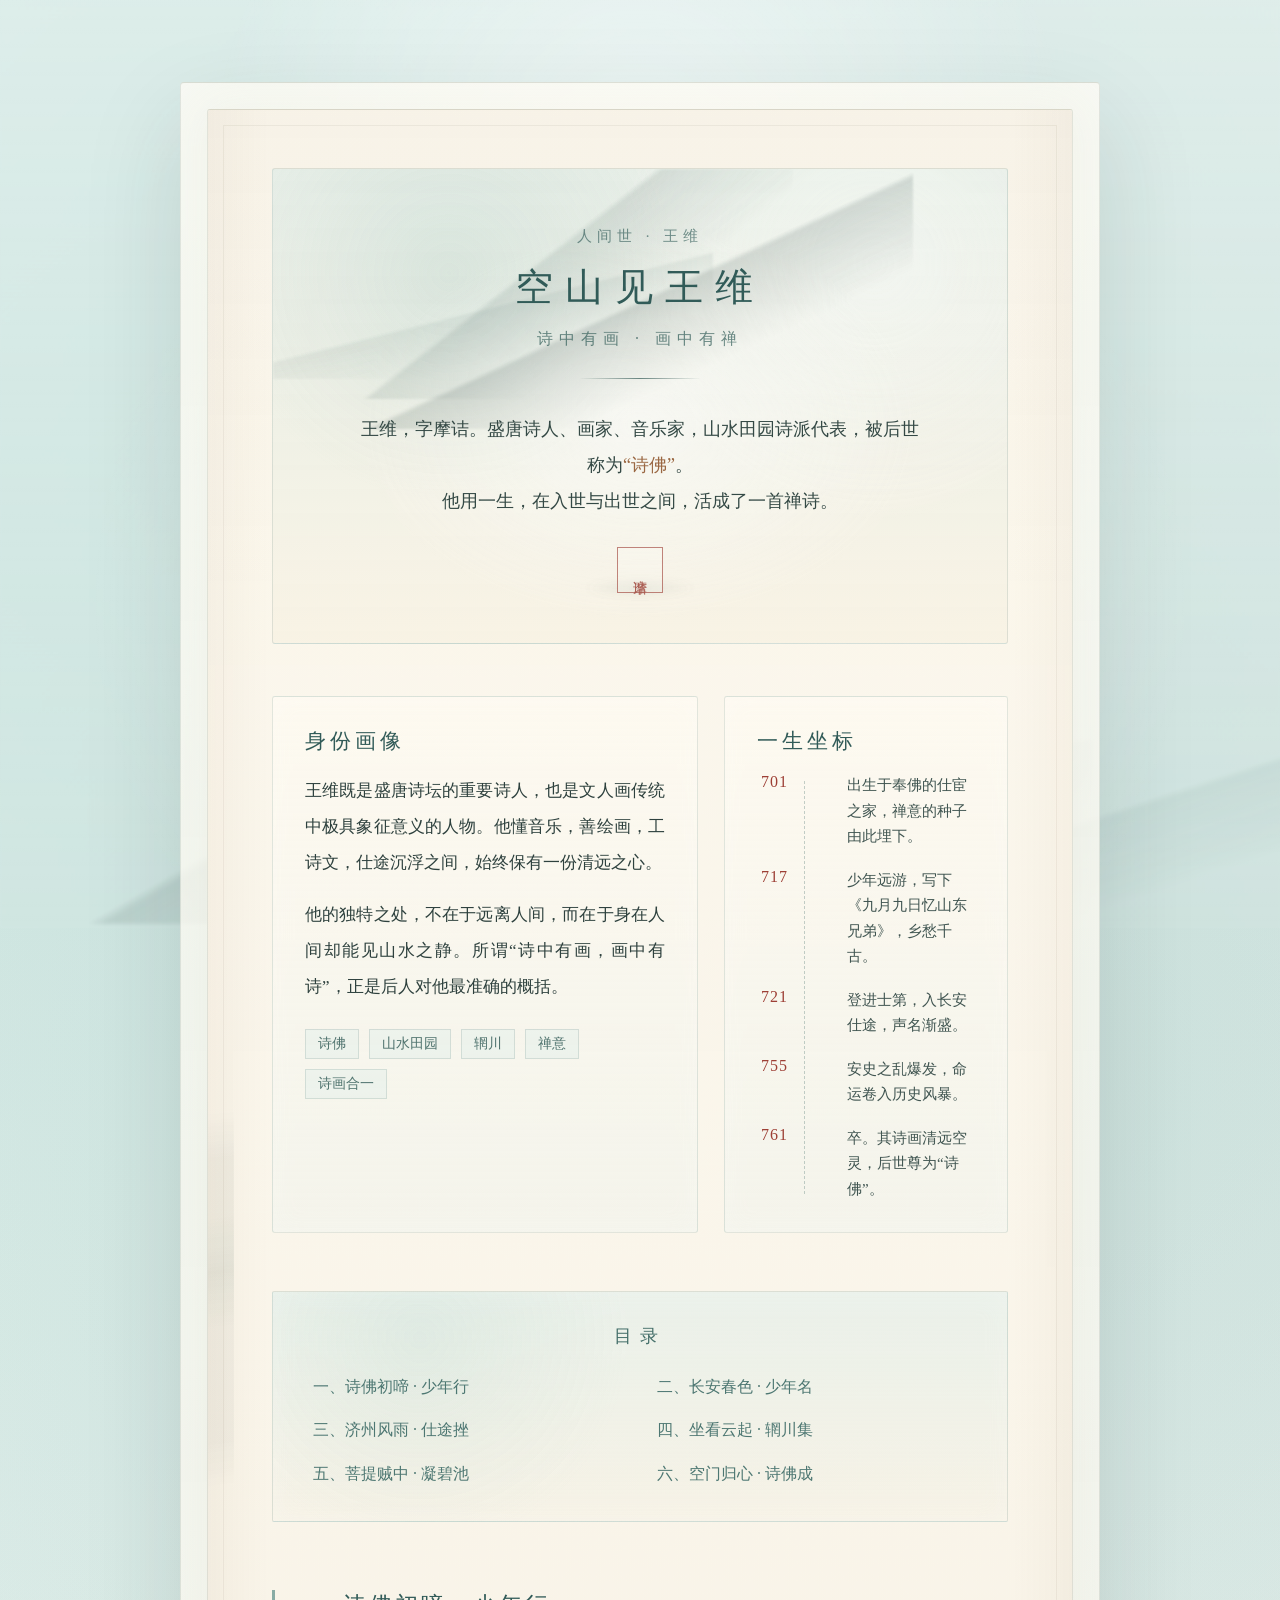
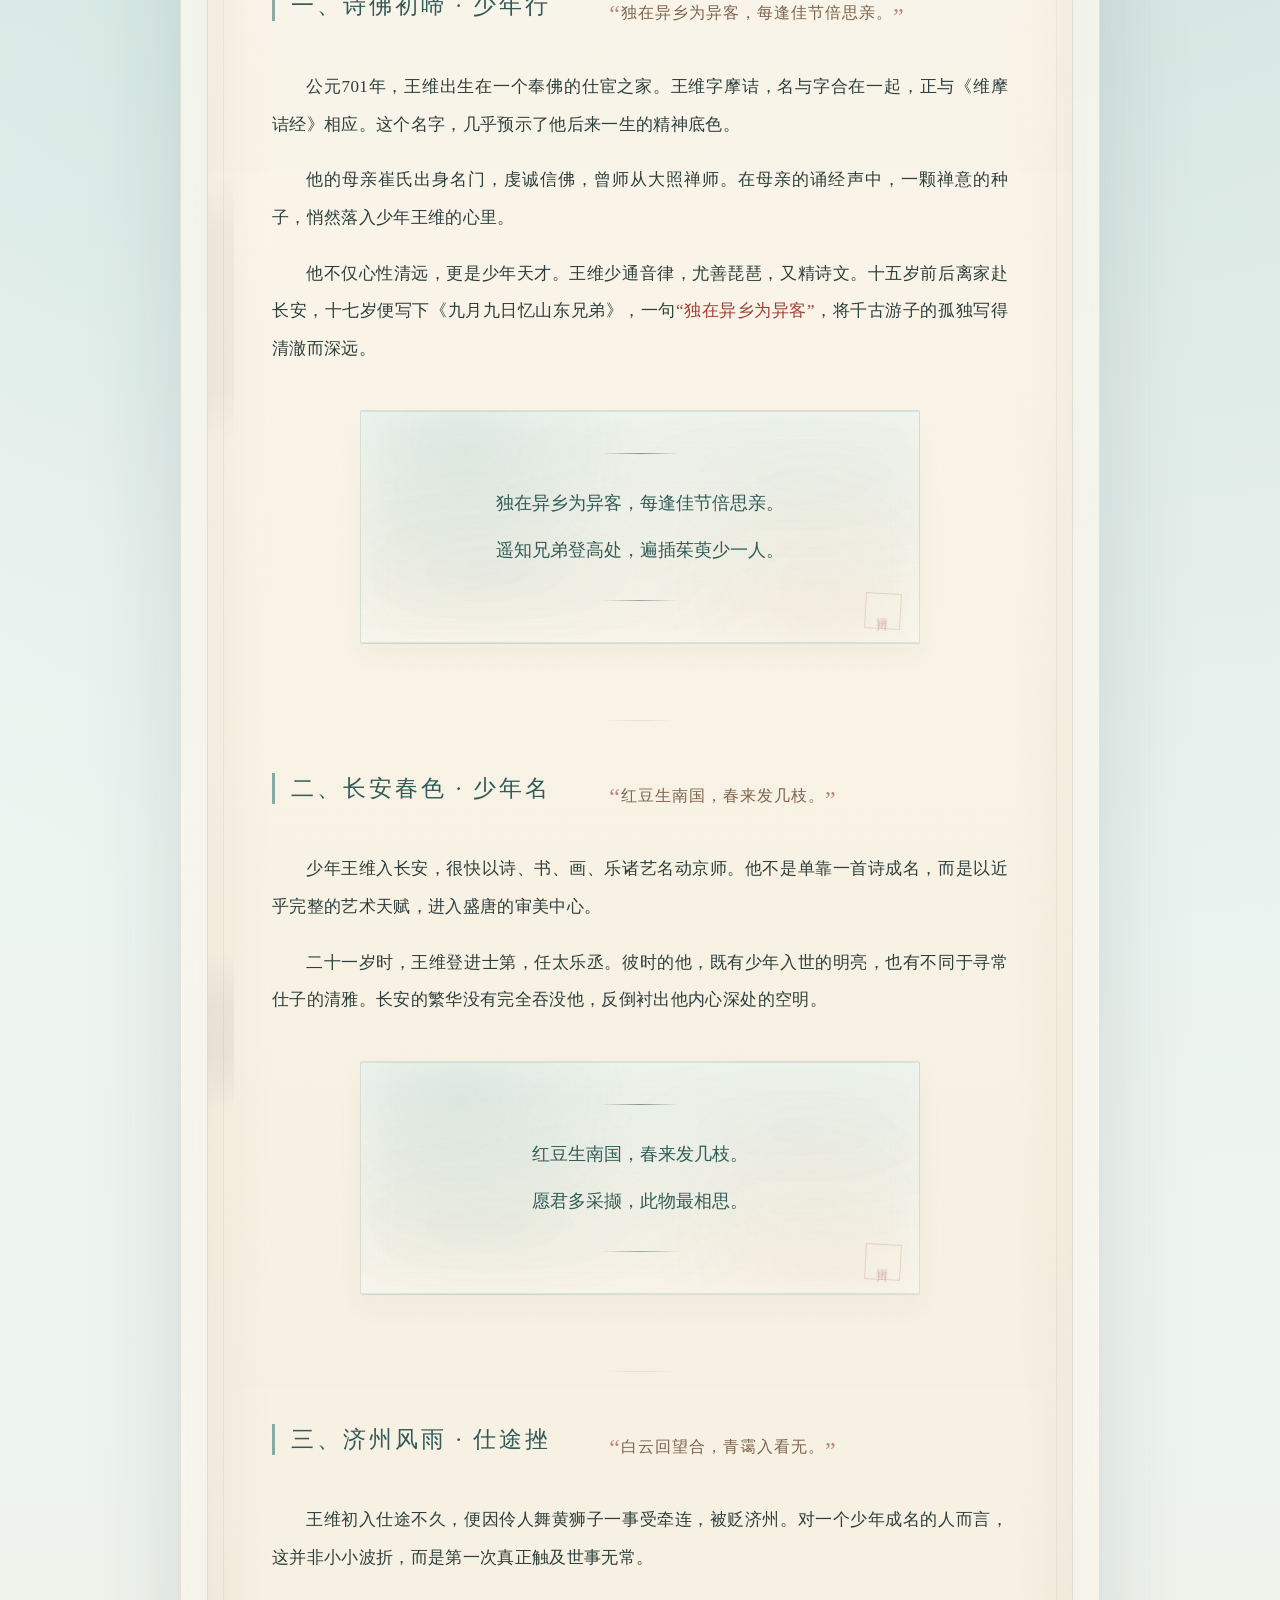
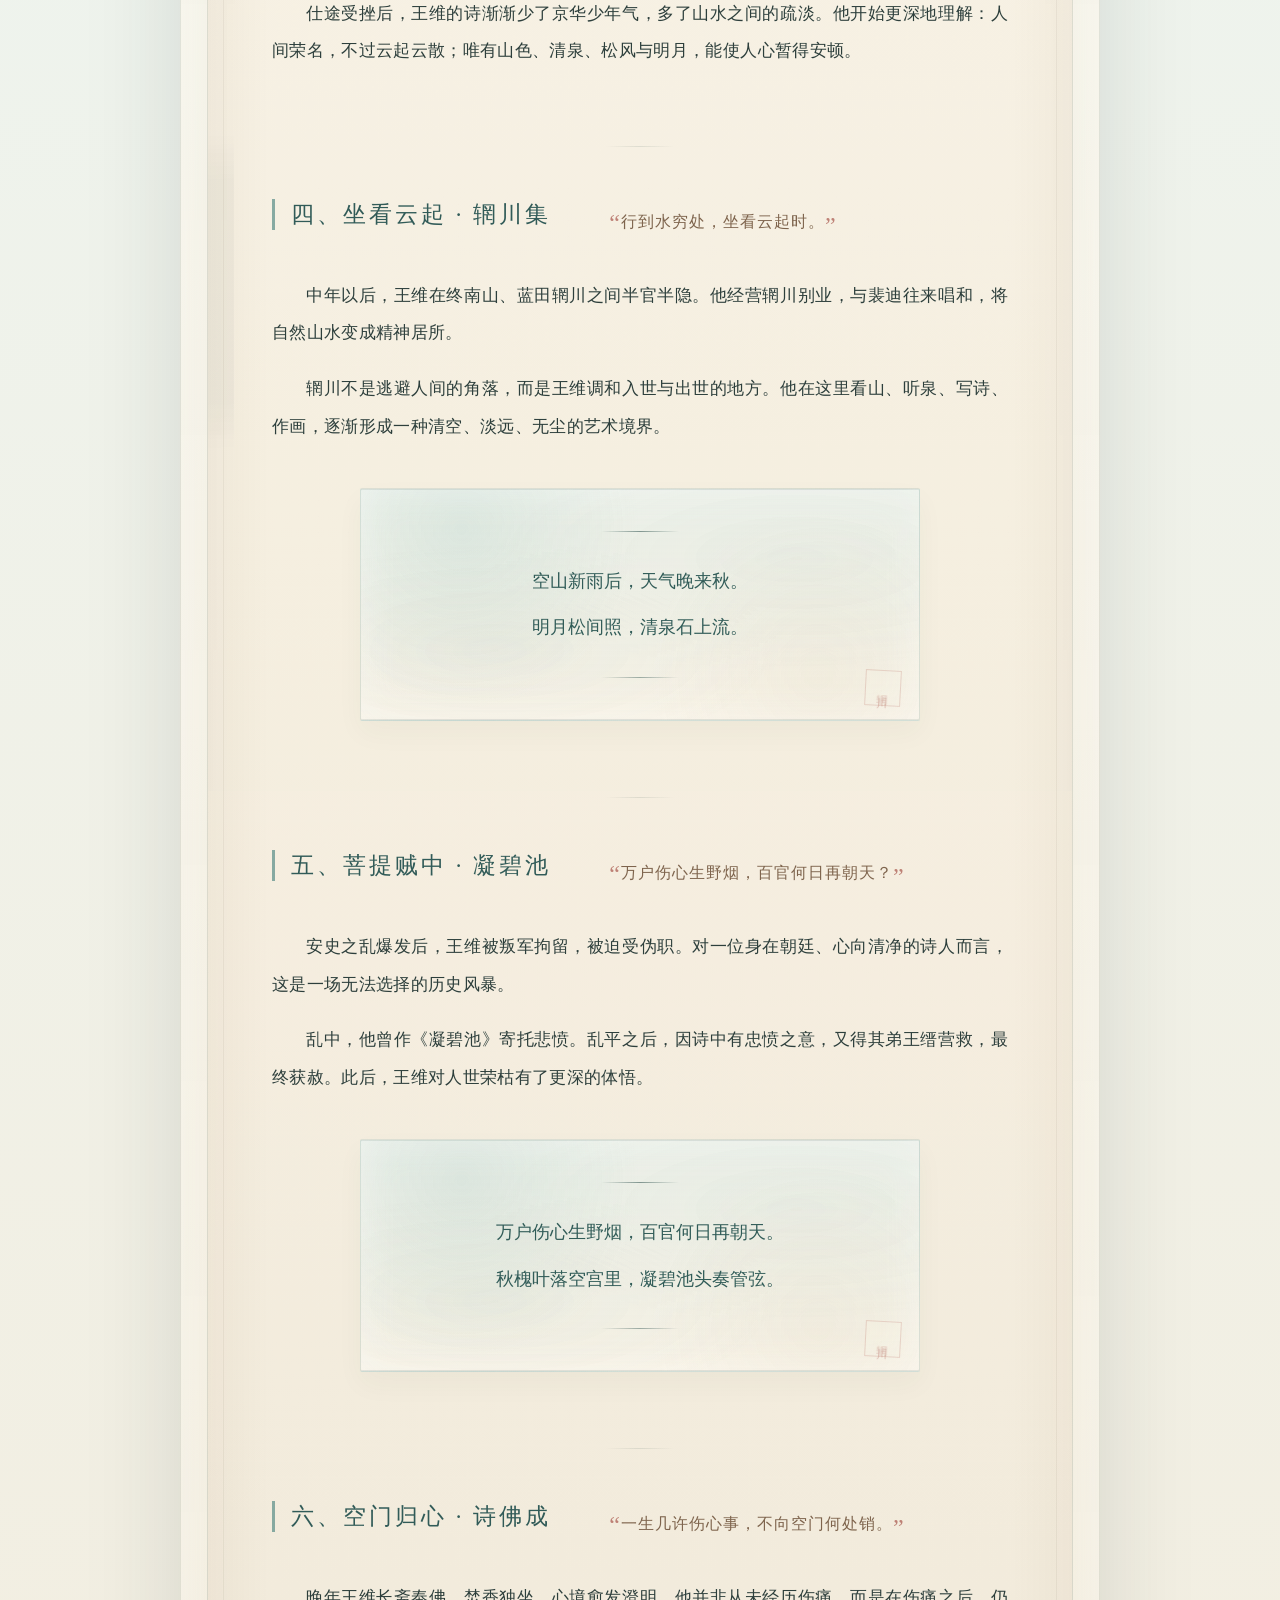
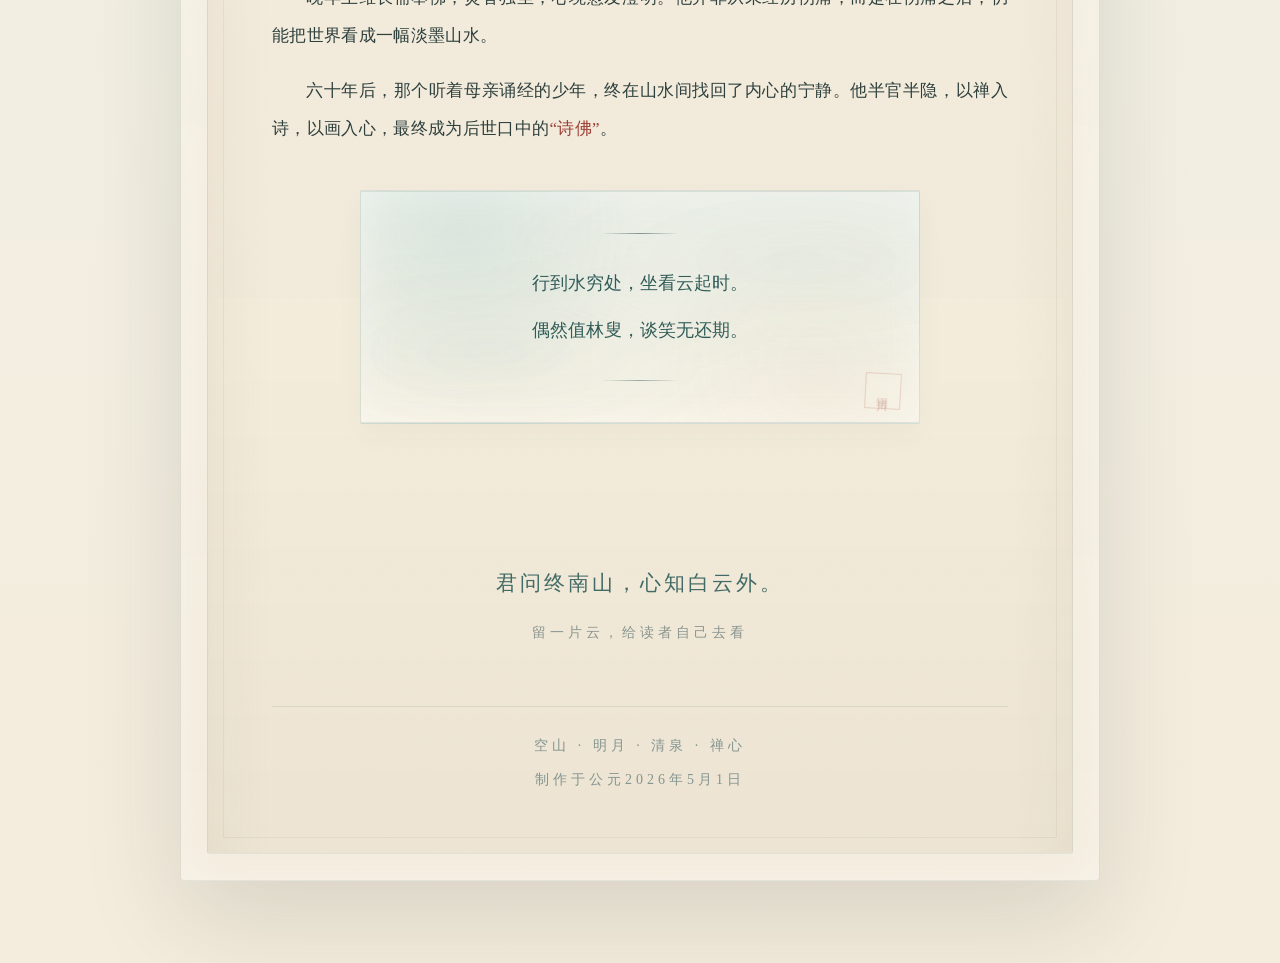
<file: works/wangwei/index.html>
<!DOCTYPE html>
<html lang="zh-CN">
<head>
<meta charset="UTF-8" />
<meta name="viewport" content="width=device-width, initial-scale=1.0" />
<title>空山见王维｜人间世·王维</title>
<meta name="content-revised" content="2026-08-08" />
<link rel="canonical" href="https://noctilumedev.github.io/InkNarratives/works/wangwei/" />
<link rel="icon" href="../../assets/favicon.svg" type="image/svg+xml" />

<style>
:root {
  --sky: #dcece8;
  --sky-light: #eef5f1;
  --paper: #f8f2e5;
  --paper-deep: #eee3cf;
  --ink: #263735;
  --ink-soft: #3e5f5b;
  --cyan-ink: #5d8f89;
  --line: rgba(72, 108, 102, 0.22);
  --mist: rgba(255, 255, 255, 0.46);
  --seal: #9d3f35;
  --seal-soft: rgba(157, 63, 53, 0.14);
  --ochre: #9a6742;
}

* {
  margin: 0;
  padding: 0;
  box-sizing: border-box;
}

html {
  scroll-behavior: smooth;
}

body {
  position: relative;
  isolation: isolate;
  min-height: 100vh;
  padding: 38px 14px;
  overflow-x: hidden;

  font-family: "楷体", "KaiTi", "STKaiti", "华文楷体", "宋体", serif;
  color: var(--ink);

  background:
    radial-gradient(circle at 16% 8%, rgba(190, 224, 218, 0.58), transparent 32%),
    radial-gradient(circle at 82% 18%, rgba(153, 184, 180, 0.26), transparent 36%),
    linear-gradient(180deg, #dcece8 0%, #edf5f1 44%, #f4ecdc 100%);
}

/* 页面底部远山 */
body::before {
  content: "";
  position: fixed;
  inset: -24px;
  z-index: -2;
  pointer-events: none;

  background:
    linear-gradient(150deg, transparent 0 56%, rgba(35, 58, 54, 0.13) 57%, transparent 75%),
    linear-gradient(138deg, transparent 0 49%, rgba(52, 82, 76, 0.10) 50%, transparent 71%),
    linear-gradient(162deg, transparent 0 62%, rgba(76, 112, 105, 0.09) 63%, transparent 80%),
    linear-gradient(170deg, transparent 0 64%, rgba(42, 72, 67, 0.06) 65%, transparent 82%);

  background-size:
    1080px 440px,
    820px 360px,
    720px 330px,
    620px 300px;

  background-position:
    -160px bottom,
    center bottom,
    right -120px bottom,
    70% 94%;

  background-repeat: no-repeat;
  filter: blur(1.5px);
  opacity: 0.92;

  animation: mountainDrift 32s ease-in-out infinite alternate;
  will-change: transform;
}

/* 雾气 */
body::after {
  content: "";
  position: fixed;
  inset: -28px;
  z-index: 0;
  pointer-events: none;

  background:
    radial-gradient(ellipse at 50% 24%, rgba(255, 255, 255, 0.56), transparent 46%),
    radial-gradient(ellipse at 50% 66%, rgba(255, 255, 255, 0.36), transparent 58%),
    linear-gradient(180deg, rgba(255, 255, 255, 0.32), rgba(255, 255, 255, 0.05));

  backdrop-filter: blur(1.1px);

  animation: mistFlow 38s ease-in-out infinite alternate;
  will-change: transform;
}

/* 远山几乎不可察觉的上下漂移 */
@keyframes mountainDrift {
  0% {
    transform: translate3d(0, 0, 0) scale(1);
  }

  100% {
    transform: translate3d(0, -7px, 0) scale(1.006);
  }
}

/* 雾气极慢横向流动 */
@keyframes mistFlow {
  0% {
    transform: translate3d(-8px, 0, 0);
  }

  100% {
    transform: translate3d(8px, 0, 0);
  }
}

/* 宣纸外层 */
.page {
  position: relative;
  z-index: 1;
  max-width: 920px;
  margin: 44px auto;
  padding: 26px;

  background:
    linear-gradient(180deg, rgba(253, 249, 239, 0.72), rgba(241, 234, 218, 0.62));

  border: 1px solid rgba(82, 111, 104, 0.12);
  border-radius: 4px;

  box-shadow:
    0 38px 100px rgba(31, 50, 46, 0.13),
    inset 0 0 60px rgba(255, 255, 255, 0.42);
}

/* 宣纸内层 */
.scroll {
  position: relative;
  padding: 58px 64px 64px;
  overflow: hidden;

  background:
    linear-gradient(180deg, rgba(252, 248, 238, 0.97), rgba(241, 233, 216, 0.95)),
    repeating-linear-gradient(
      0deg,
      rgba(95, 82, 58, 0.026) 0,
      rgba(95, 82, 58, 0.026) 1px,
      transparent 1px,
      transparent 8px
    ),
    repeating-linear-gradient(
      90deg,
      rgba(95, 82, 58, 0.018) 0,
      rgba(95, 82, 58, 0.018) 1px,
      transparent 1px,
      transparent 10px
    );

  background-blend-mode: normal, multiply, multiply;

  border: 1px solid rgba(82, 111, 104, 0.16);
  border-radius: 3px;
}

/* 宣纸内框 */
.scroll::before {
  content: "";
  position: absolute;
  inset: 15px;
  z-index: 0;
  pointer-events: none;
  border: 1px solid rgba(106, 91, 65, 0.08);
}

/* 轻微书卷边缘旧色 */
.scroll::after {
  content: "";
  position: absolute;
  inset: 0;
  z-index: 0;
  pointer-events: none;
  border-radius: 3px;

  background:
    linear-gradient(
      90deg,
      rgba(118, 93, 58, 0.045),
      transparent 7%,
      transparent 93%,
      rgba(118, 93, 58, 0.04)
    ),
    linear-gradient(
      180deg,
      rgba(118, 93, 58, 0.035),
      transparent 9%,
      transparent 91%,
      rgba(118, 93, 58, 0.035)
    );
}

/* 竹影扫阶：独立元素承载，避免占用 .scroll 的两个伪元素 */
.bamboo-shadow {
  position: absolute;
  left: -2px;
  top: -2px;
  bottom: -2px;
  width: 28px;
  z-index: 0;
  pointer-events: none;

  --bamboo-opacity: 0.72;
  --bamboo-opacity-soft: 0.58;

  background:
    linear-gradient(175deg, transparent 0% 18%, rgba(44, 72, 59, 0.07) 19% 21%, transparent 22% 30%, rgba(44, 72, 59, 0.05) 31% 34%, transparent 35%),
    linear-gradient(172deg, transparent 0% 20%, rgba(44, 72, 59, 0.06) 21% 24%, transparent 25%),
    linear-gradient(178deg, transparent 0% 44%, rgba(44, 72, 59, 0.08) 45% 46%, transparent 47% 58%, rgba(44, 72, 59, 0.05) 59% 63%, transparent 64%);
  filter: blur(0.3px);
  opacity: var(--bamboo-opacity);

  animation: bambooSway 42s ease-in-out infinite;
  will-change: transform, opacity;
}

@keyframes bambooSway {
  0% {
    transform: translateX(0);
    opacity: var(--bamboo-opacity);
  }

  50% {
    transform: translateX(3px);
    opacity: var(--bamboo-opacity-soft);
  }

  100% {
    transform: translateX(0);
    opacity: var(--bamboo-opacity);
  }
}

.scroll > *:not(.bamboo-shadow) {
  position: relative;
  z-index: 1;
}

/* 主视觉 */
.hero {
  position: relative;
  min-height: 360px;
  margin-bottom: 52px;
  padding: 58px 42px 46px;
  overflow: hidden;

  text-align: center;
  border: 1px solid rgba(80, 121, 114, 0.16);
  border-radius: 3px;

  background:
    radial-gradient(circle at 24% 22%, rgba(151, 190, 183, 0.22), transparent 34%),
    radial-gradient(circle at 82% 20%, rgba(255, 255, 255, 0.34), transparent 36%),
    linear-gradient(180deg, rgba(218, 235, 231, 0.54), rgba(246, 240, 225, 0.62));
}

/* 主视觉水墨远山 */
.hero::before {
  content: "";
  position: absolute;
  inset: 0;
  z-index: 0;
  pointer-events: none;

  background:
    linear-gradient(155deg, transparent 0 54%, rgba(31, 55, 51, 0.16) 55%, transparent 72%),
    linear-gradient(142deg, transparent 0 47%, rgba(51, 80, 75, 0.13) 48%, transparent 68%),
    linear-gradient(166deg, transparent 0 60%, rgba(73, 108, 101, 0.10) 61%, transparent 78%),
    radial-gradient(ellipse at 50% 54%, rgba(255,255,255,0.56), transparent 54%);

  background-size:
    640px 260px,
    520px 230px,
    440px 210px,
    100% 100%;

  background-position:
    -90px 96%,
    center 95%,
    right -60px 94%,
    center;

  background-repeat: no-repeat;
  filter: blur(1px);
  opacity: 0.88;
}

.hero::after {
  content: "";
  position: absolute;
  left: 50%;
  bottom: 46px;
  width: 120px;
  height: 18px;
  transform: translateX(-50%);
  pointer-events: none;

  background: radial-gradient(ellipse, rgba(37, 64, 60, 0.18), transparent 70%);
  filter: blur(5px);
  opacity: 0.55;
}

.kicker {
  position: relative;
  z-index: 1;
  margin-bottom: 16px;

  color: rgba(49, 91, 88, 0.66);
  font-size: 15px;
  letter-spacing: 5px;
}

.title {
  position: relative;
  z-index: 1;

  --title-spacing: 12px;
  --title-spacing-open: 12.8px;
  font-size: 38px;
  font-weight: normal;
  letter-spacing: var(--title-spacing);
  color: #315b58;

  animation: inkBloom 8s ease-in-out infinite alternate;
  will-change: letter-spacing, text-shadow;
}

@keyframes inkBloom {
  0% {
    letter-spacing: var(--title-spacing);
    text-shadow: 0 0 0 rgba(49, 91, 88, 0);
  }

  100% {
    letter-spacing: var(--title-spacing-open);
    text-shadow: 0 0 3px rgba(49, 91, 88, 0.10);
  }
}

.subtitle {
  position: relative;
  z-index: 1;
  margin-top: 16px;

  font-size: 16px;
  letter-spacing: 6px;
  color: rgba(49, 91, 88, 0.72);
}

.hero-line {
  position: relative;
  z-index: 1;
  width: 122px;
  height: 1px;
  margin: 28px auto 0;

  background: linear-gradient(
    90deg,
    transparent,
    rgba(54, 91, 87, 0.72),
    transparent
  );
}

.hero-quote {
  position: relative;
  z-index: 1;
  max-width: 560px;
  margin: 32px auto 0;

  font-size: 18px;
  line-height: 2;
  color: #344945;
}

.hero-quote strong {
  color: var(--ochre);
  font-weight: normal;
}

/* 印章 */
.seal {
  position: relative;
  z-index: 1;
  display: inline-flex;
  align-items: center;
  justify-content: center;

  width: 46px;
  height: 46px;
  margin-top: 28px;

  color: var(--seal);
  border: 1px solid rgba(157, 63, 53, 0.74);
  background: rgba(255, 255, 255, 0.12);

  font-size: 14px;
  line-height: 1.12;
  letter-spacing: 1px;
  writing-mode: vertical-rl;
  opacity: 0.84;

  transform-origin: center;
  animation: sealAppear 2.8s ease-out 0.45s both;
}

/* 印章落纸：淡入、微微放大 */
@keyframes sealAppear {
  0% {
    opacity: 0;
    transform: scale(0.92);
    filter: blur(1.4px);
  }

  55% {
    opacity: 0.72;
    transform: scale(1.015);
    filter: blur(0.3px);
  }

  100% {
    opacity: 0.84;
    transform: scale(1);
    filter: blur(0);
  }
}

/* 身份画像 */
.identity {
  display: grid;
  grid-template-columns: 1.2fr 0.8fr;
  gap: 26px;
  margin-bottom: 58px;
}

.identity-card,
.timeline-card {
  padding: 30px 32px;

  background:
    linear-gradient(180deg, rgba(255, 251, 242, 0.64), rgba(232, 241, 237, 0.34));

  border: 1px solid rgba(84, 126, 119, 0.16);
  border-radius: 3px;

  box-shadow: inset 0 0 26px rgba(255, 255, 255, 0.22);
}

.block-title {
  margin-bottom: 18px;
  font-size: 21px;
  font-weight: normal;
  letter-spacing: 4px;
  color: #315b58;
}

.identity-card p {
  font-size: 17px;
  line-height: 2.12;
  text-align: justify;
  color: #2e413e;
}

.identity-card .definition {
  margin-bottom: 16px;
}

.identity-card .definition strong {
  color: var(--seal);
  font-weight: normal;
}

.tags {
  display: flex;
  flex-wrap: wrap;
  gap: 10px;
  margin-top: 24px;
}

.tag {
  padding: 5px 12px;
  color: #4f736e;
  font-size: 14px;
  border: 1px solid rgba(82, 124, 116, 0.18);
  background: rgba(222, 237, 233, 0.38);
}

/* 时间轴 */
.timeline {
  position: relative;
  list-style: none;
  padding-left: 4px;
}

.timeline::before {
  content: "";
  position: absolute;
  left: 47px;
  top: 8px;
  bottom: 8px;
  width: 0;

  border-left: 1px dashed rgba(92, 129, 122, 0.36);
  background: none;
}

.timeline li {
  position: relative;
  display: grid;
  grid-template-columns: 70px 1fr;
  gap: 16px;
  margin-bottom: 18px;
}

.timeline li:last-child {
  margin-bottom: 0;
}

.timeline time {
  color: var(--seal);
  font-size: 16px;
  letter-spacing: 1px;
}

.timeline span {
  color: #405551;
  font-size: 15px;
  line-height: 1.7;
}

/* 目录 */
.toc {
  margin-bottom: 68px;
  padding: 32px 40px;

  background:
    radial-gradient(circle at 20% 20%, rgba(166, 205, 197, 0.18), transparent 34%),
    linear-gradient(180deg, rgba(221, 237, 233, 0.56), rgba(242, 238, 225, 0.34));

  border: 1px solid rgba(83, 126, 119, 0.17);
  border-radius: 2px;

  box-shadow: inset 0 0 26px rgba(255, 255, 255, 0.22);
}

.toc h3 {
  text-align: center;
  margin-bottom: 24px;

  font-size: 18px;
  font-weight: normal;
  letter-spacing: 8px;
  color: #456f6a;
}

.toc ul {
  list-style: none;
  display: grid;
  grid-template-columns: repeat(2, 1fr);
  gap: 13px 34px;
}

.toc a {
  display: block;
  color: #4d7772;
  text-decoration: none;
  line-height: 1.9;
  transition:
    color 0.35s ease,
    letter-spacing 0.35s ease,
    opacity 0.35s ease,
    transform 0.35s ease;
}

.toc a:hover {
  color: #203f3c;
  letter-spacing: 1px;
  opacity: 0.92;
  transform: translateX(3px);
}

/* 章节 */
.chapter {
  margin-bottom: 76px;
}

/* 章节之间一笔极淡书卷分隔 */
.chapter + .chapter::before {
  content: "";
  display: block;
  width: 68px;
  height: 1px;
  margin: 0 auto 52px;

  background: linear-gradient(
    90deg,
    transparent,
    rgba(93, 116, 106, 0.16),
    transparent
  );
}

.chapter-head {
  display: grid;
  grid-template-columns: minmax(220px, 0.88fr) 1.12fr;
  gap: 24px;
  align-items: start;
  margin-bottom: 28px;
}

.chapter h2 {
  position: relative;
  padding-left: 16px;

  font-size: 23px;
  font-weight: normal;
  letter-spacing: 3px;
  color: #315b58;

  border-left: 3px solid rgba(92, 143, 137, 0.72);
}

.chapter-quote {
  padding-top: 2px;

  color: #7e644d;
  font-size: 16px;
  line-height: 1.9;
  letter-spacing: 1px;
}

.chapter-quote::before {
  content: "“";
  color: rgba(157, 63, 53, 0.62);
  font-size: 24px;
  vertical-align: -4px;
}

.chapter-quote::after {
  content: "”";
  color: rgba(157, 63, 53, 0.62);
  font-size: 24px;
  vertical-align: -6px;
}

.chapter p {
  text-indent: 2em;
  margin-bottom: 18px;

  font-size: 17px;
  line-height: 2.22;
  letter-spacing: 0.02em;
  text-align: justify;
  color: #2d3f3c;
}

.chapter p strong {
  color: var(--seal);
  font-weight: normal;
}

/* 诗句 */
.poem {
  position: relative;
  isolation: isolate;
  max-width: 560px;
  margin: 42px auto 46px;
  padding: 42px 34px;
  overflow: hidden;

  text-align: center;
  white-space: pre-line;
  line-height: 2.6;
  font-size: 18px;
  color: #315c58;

  background:
    radial-gradient(circle at 18% 18%, rgba(158, 194, 187, 0.23), transparent 36%),
    radial-gradient(circle at 82% 82%, rgba(220, 210, 186, 0.20), transparent 34%),
    linear-gradient(180deg, rgba(231, 241, 237, 0.70), rgba(248, 243, 231, 0.84));

  border: 1px solid rgba(79, 124, 116, 0.16);
  border-radius: 2px;

  box-shadow:
    inset 0 0 38px rgba(255, 255, 255, 0.38),
    0 1px 0 0 rgba(45, 80, 76, 0.14) inset,
    0 -1px 0 0 rgba(45, 80, 76, 0.14) inset,
    0 12px 28px rgba(45, 68, 62, 0.04);
}

/* 烟云出岫：诗句背景里的山岚流动 */
.poem::before {
  content: "";
  position: absolute;
  inset: 0;
  z-index: 0;
  pointer-events: none;

  background:
    radial-gradient(ellipse at 24% 70%, rgba(145, 170, 160, 0.12), transparent 48%),
    radial-gradient(ellipse at 78% 30%, rgba(145, 170, 160, 0.10), transparent 50%);

  /* 默认静止；hover 时由 poemCloudHoverDrift 接管 */
  transform: translate3d(0, 0, 0);
  opacity: 0.68;
  will-change: auto;
}

/* 闲章落款 */
.poem::after {
  content: "辋川";
  position: absolute;
  right: 18px;
  bottom: 14px;
  z-index: 2;

  width: 34px;
  height: 34px;
  display: flex;
  align-items: center;
  justify-content: center;

  writing-mode: vertical-rl;
  font-size: 11px;
  letter-spacing: 2px;
  color: rgba(157, 63, 53, 0.46);
  border: 1px solid rgba(157, 63, 53, 0.28);
  background: rgba(248, 242, 229, 0.18);

  transform: rotate(3deg);
  opacity: 0.64;
  pointer-events: none;
  transition: transform 2.4s ease;
}

.poem:hover::after {
  transform: rotate(1deg);
}

.poem-text {
  position: relative;
  z-index: 1;
  display: block;
}

.poem-text::before,
.poem-text::after {
  content: "";
  display: block;
  width: 78px;
  height: 1px;
  margin-left: auto;
  margin-right: auto;

  background: linear-gradient(
    90deg,
    transparent,
    rgba(45, 80, 76, 0.56),
    transparent
  );
}

.poem-text::before {
  margin-bottom: 26px;
}

.poem-text::after {
  margin-top: 26px;
  opacity: 0.78;
}


/* 结尾留白 */
.afterword {
  margin: 92px auto 0;
  padding: 44px 30px 8px;
  text-align: center;
}

.afterword .cloud {
  margin-bottom: 18px;
  color: #426a66;
  font-size: 21px;
  line-height: 2.2;
  letter-spacing: 3px;
}

.afterword .note {
  color: #8a958f;
  font-size: 14px;
  letter-spacing: 4px;
}

.footer {
  margin-top: 56px;
  padding-top: 30px;

  text-align: center;
  font-size: 14px;
  letter-spacing: 4px;
  color: #849590;

  border-top: 1px solid rgba(87, 116, 109, 0.16);
}

::selection {
  background: rgba(142, 181, 174, 0.34);
  color: #1f3330;
}

/* 尊重系统“减少动态效果”设置 */
@media (prefers-reduced-motion: reduce) {
  html {
    scroll-behavior: auto;
  }

  body::before,
  body::after,
  .bamboo-shadow,
  .seal,
  .poem::before {
    animation: none;
  }

  .title,
  .title:hover {
    animation: none;
    transition: none;
    transform: none;
    letter-spacing: var(--title-spacing);
    text-shadow: none;
  }
}

/* 移动端 */
@media (max-width: 760px) {
  body {
    padding: 14px 10px;
  }

  .page {
    margin: 18px auto;
    padding: 12px;
  }

  .scroll {
    padding: 38px 20px 44px;
  }

  .scroll::before {
    inset: 9px;
  }

  .hero {
    min-height: 330px;
    padding: 48px 22px 40px;
  }

  .title {
    --title-spacing: 6px;
    --title-spacing-open: 6.4px;
    font-size: 29px;
    letter-spacing: var(--title-spacing);
  }

  .subtitle,
  .kicker {
    letter-spacing: 3px;
  }

  .hero-quote {
    font-size: 16px;
    line-height: 1.9;
  }

  .identity {
    grid-template-columns: 1fr;
  }

  .identity-card,
  .timeline-card {
    padding: 25px 22px;
  }

  .toc {
    padding: 25px 22px;
    margin-bottom: 54px;
  }

  .toc ul {
    grid-template-columns: 1fr;
  }

  .chapter {
    margin-bottom: 58px;
  }

  .chapter + .chapter::before {
    margin-bottom: 42px;
  }

  .chapter-head {
    grid-template-columns: 1fr;
    gap: 14px;
  }

  .chapter h2 {
    font-size: 20px;
    letter-spacing: 2px;
  }

  .chapter-quote {
    padding-left: 16px;
    font-size: 15px;
  }

  .chapter p {
    font-size: 16px;
    line-height: 2.08;
  }

  .poem {
    max-width: 100%;
    padding: 34px 20px;
    font-size: 17px;
    line-height: 2.38;
  }

  .poem::after {
    right: 12px;
    bottom: 10px;
    transform: rotate(2deg) scale(0.92);
  }

  .afterword {
    margin-top: 64px;
    padding-left: 0;
    padding-right: 0;
  }

  .afterword .cloud {
    font-size: 18px;
    letter-spacing: 2px;
  }

  .footer {
    letter-spacing: 2px;
  }
}

/* 极窄屏优化 */
@media (max-width: 360px) {
  .scroll {
    padding: 36px 18px 42px;
  }

  .bamboo-shadow {
    width: 18px;
    --bamboo-opacity: 0.56;
    --bamboo-opacity-soft: 0.46;
    opacity: var(--bamboo-opacity);
  }

  .hero {
    padding-left: 18px;
    padding-right: 18px;
  }

  .hero-quote {
    font-size: 17px;
    line-height: 1.95;
  }
}

/* 微交互追加：标题保留常驻呼吸；诗歌默认静止、hover 才极慢飘动 */
.title {
  /* 不覆盖 animation，让 inkBloom 持续运行 */
  transition: transform 0.35s ease, opacity 0.35s ease;
}

.title:hover {
  transform: translate3d(0, -1px, 0);
  opacity: 0.96;
}

.poem {
  animation: none;
  transform: translate3d(0, 0, 0);
  will-change: auto;
}


@keyframes poemHoverDrift {
  0% {
    transform: translate3d(0, 0, 0);
  }

  100% {
    transform: translate3d(2px, -2px, 0);
  }
}

@keyframes poemCloudHoverDrift {
  0% {
    transform: translate3d(-2px, 1px, 0);
    opacity: 0.66;
  }

  100% {
    transform: translate3d(3px, -2px, 0);
    opacity: 0.82;
  }
}

@media (prefers-reduced-motion: reduce) {
  .title,
  .title:hover {
    animation: none;
    transition: none;
    transform: none;
    letter-spacing: var(--title-spacing);
    text-shadow: none;
  }

  .poem,
  .poem:hover,
  .poem::before,
  .poem:hover::before {
    animation: none;
    transition: none;
    transform: none;
  }
}



/* 章节题引 hover：像目录链接一样轻快，像水波一样顺滑；默认静止 */
.chapter-head h2,
.chapter-head .chapter-quote {
  transition:
    color 0.36s ease,
    letter-spacing 0.36s ease,
    text-shadow 0.36s ease,
    transform 0.36s ease,
    opacity 0.36s ease;
  will-change: auto;
}

.chapter-head h2 {
  overflow: hidden;
}

.chapter-head h2::after {
  content: "";
  position: absolute;
  left: 16px;
  right: 0;
  bottom: -5px;
  height: 1px;
  pointer-events: none;
  background: linear-gradient(
    90deg,
    transparent,
    rgba(92, 143, 137, 0.54),
    rgba(255, 255, 255, 0.48),
    transparent
  );
  opacity: 0;
  transform: translateX(-34%) scaleX(0.58);
  transition:
    opacity 0.36s ease,
    transform 0.62s cubic-bezier(0.22, 0.72, 0.24, 1);
}

.chapter-head:hover h2 {
  color: #203f3c;
  letter-spacing: 3.8px;
  text-shadow: 0 0 4px rgba(93, 143, 137, 0.12);
  transform: translateX(4px);
}

.chapter-head:hover h2::after {
  opacity: 0.82;
  transform: translateX(0) scaleX(1);
}

.chapter-head:hover .chapter-quote {
  color: #6f543d;
  letter-spacing: 1.6px;
  text-shadow: 0 0 5px rgba(126, 100, 77, 0.10);
  transform: translateX(4px);
  opacity: 0.94;
}

/* 诗歌板块 hover：只在鼠标经过时极慢云飘；默认静止 */
.poem:hover {
  animation: poemHoverDrift 84s ease-in-out infinite alternate;
}

.poem:hover::before {
  animation: poemCloudHoverDrift 96s ease-in-out infinite alternate;
}

@media (prefers-reduced-motion: reduce) {
  .chapter-head h2,
  .chapter-head h2::after,
  .chapter-head .chapter-quote,
  .chapter-head:hover h2,
  .chapter-head:hover h2::after,
  .chapter-head:hover .chapter-quote,
  .poem:hover,
  .poem:hover::before {
    animation: none;
    transition: none;
    transform: none;
  }
}




/* 章节标题区终版 hover：整块 sin 式左右慢荡；不改字距、不变尺寸、不触发布局 */
@keyframes chapterHeadSineSway {
  0%,
  100% {
    transform: translate3d(0, 0, 0);
  }

  50% {
    transform: translate3d(3px, 0, 0);
  }
}

.chapter-head {
  animation: none;
  transform: translate3d(0, 0, 0);
  will-change: auto;
}

.chapter-head h2,
.chapter-head .chapter-quote {
  transition: none;
  animation: none;
  transform: none;
  text-shadow: none;
  opacity: 1;
  will-change: auto;
}

.chapter-head h2::after {
  opacity: 0;
  transform: none;
  transition: none;
}

.chapter-head:hover {
  animation: chapterHeadSineSway 24s ease-in-out infinite;
  will-change: transform;
}

.chapter-head:hover h2 {
  color: #315b58;
  letter-spacing: 3px;
  text-shadow: none;
  opacity: 1;
  transform: none;
  animation: none;
}

.chapter-head:hover .chapter-quote {
  color: #7e644d;
  letter-spacing: 1px;
  text-shadow: none;
  opacity: 1;
  transform: none;
  animation: none;
}

@media (prefers-reduced-motion: reduce) {
  .chapter-head,
  .chapter-head:hover,
  .chapter-head h2,
  .chapter-head .chapter-quote,
  .chapter-head:hover h2,
  .chapter-head:hover .chapter-quote {
    animation: none;
    transform: none;
    transition: none;
    will-change: auto;
  }
}



/* 章节标题区回位增强：hover 离开时也轻轻回到原位 */
@keyframes chapterHeadSineSwaySoftReturn {
  0% {
    transform: translate3d(0, 0, 0);
  }

  25% {
    transform: translate3d(1.5px, 0, 0);
  }

  50% {
    transform: translate3d(3px, 0, 0);
  }

  75% {
    transform: translate3d(1.5px, 0, 0);
  }

  100% {
    transform: translate3d(0, 0, 0);
  }
}

.chapter-head {
  transition: transform 3s cubic-bezier(0.37, 0, 0.23, 1);
}

.chapter-head:hover {
  animation: chapterHeadSineSwaySoftReturn 24s cubic-bezier(0.45, 0, 0.55, 1) infinite;
}

@media (prefers-reduced-motion: reduce) {
  .chapter-head,
  .chapter-head:hover {
    animation: none;
    transition: none;
    transform: none;
  }
}

</style>
</head>

<body>
  <main class="page">
    <div class="scroll">
      <span class="bamboo-shadow" aria-hidden="true"></span>

      <header class="hero">
        <div class="kicker">人间世 · 王维</div>
        <h1 class="title">空山见王维</h1>
        <p class="subtitle">诗中有画 · 画中有禅</p>
        <div class="hero-line"></div>

        <p class="hero-quote">
          王维，字摩诘。盛唐诗人、画家、音乐家，山水田园诗派代表，被后世称为<strong>“诗佛”</strong>。<br>
          他用一生，在入世与出世之间，活成了一首禅诗。
        </p>

        <div class="seal">摩诘</div>
      </header>

      <section class="identity">
        <div class="identity-card">
          <h2 class="block-title">身份画像</h2>
          <p class="definition">
            王维既是盛唐诗坛的重要诗人，也是文人画传统中极具象征意义的人物。他懂音乐，善绘画，工诗文，仕途沉浮之间，始终保有一份清远之心。
          </p>
          <p>
            他的独特之处，不在于远离人间，而在于身在人间却能见山水之静。所谓“诗中有画，画中有诗”，正是后人对他最准确的概括。
          </p>

          <div class="tags">
            <span class="tag">诗佛</span>
            <span class="tag">山水田园</span>
            <span class="tag">辋川</span>
            <span class="tag">禅意</span>
            <span class="tag">诗画合一</span>
          </div>
        </div>

        <div class="timeline-card">
          <h2 class="block-title">一生坐标</h2>
          <ul class="timeline">
            <li>
              <time>701</time>
              <span>出生于奉佛的仕宦之家，禅意的种子由此埋下。</span>
            </li>
            <li>
              <time>717</time>
              <span>少年远游，写下《九月九日忆山东兄弟》，乡愁千古。</span>
            </li>
            <li>
              <time>721</time>
              <span>登进士第，入长安仕途，声名渐盛。</span>
            </li>
            <li>
              <time>755</time>
              <span>安史之乱爆发，命运卷入历史风暴。</span>
            </li>
            <li>
              <time>761</time>
              <span>卒。其诗画清远空灵，后世尊为“诗佛”。</span>
            </li>
          </ul>
        </div>
      </section>

      <nav class="toc">
        <h3>目录</h3>
        <ul>
          <li><a href="#c1">一、诗佛初啼 · 少年行</a></li>
          <li><a href="#c2">二、长安春色 · 少年名</a></li>
          <li><a href="#c3">三、济州风雨 · 仕途挫</a></li>
          <li><a href="#c4">四、坐看云起 · 辋川集</a></li>
          <li><a href="#c5">五、菩提贼中 · 凝碧池</a></li>
          <li><a href="#c6">六、空门归心 · 诗佛成</a></li>
        </ul>
      </nav>

      <section class="chapter" id="c1">
        <div class="chapter-head">
          <h2>一、诗佛初啼 · 少年行</h2>
          <div class="chapter-quote">独在异乡为异客，每逢佳节倍思亲。</div>
        </div>

        <p>
          公元701年，王维出生在一个奉佛的仕宦之家。王维字摩诘，名与字合在一起，正与《维摩诘经》相应。这个名字，几乎预示了他后来一生的精神底色。
        </p>

        <p>
          他的母亲崔氏出身名门，虔诚信佛，曾师从大照禅师。在母亲的诵经声中，一颗禅意的种子，悄然落入少年王维的心里。
        </p>

        <p>
          他不仅心性清远，更是少年天才。王维少通音律，尤善琵琶，又精诗文。十五岁前后离家赴长安，十七岁便写下《九月九日忆山东兄弟》，一句<strong>“独在异乡为异客”</strong>，将千古游子的孤独写得清澈而深远。
        </p>

        <div class="poem"><span class="poem-text">独在异乡为异客，每逢佳节倍思亲。
遥知兄弟登高处，遍插茱萸少一人。</span></div>
      </section>

      <section class="chapter" id="c2">
        <div class="chapter-head">
          <h2>二、长安春色 · 少年名</h2>
          <div class="chapter-quote">红豆生南国，春来发几枝。</div>
        </div>

        <p>
          少年王维入长安，很快以诗、书、画、乐诸艺名动京师。他不是单靠一首诗成名，而是以近乎完整的艺术天赋，进入盛唐的审美中心。
        </p>

        <p>
          二十一岁时，王维登进士第，任太乐丞。彼时的他，既有少年入世的明亮，也有不同于寻常仕子的清雅。长安的繁华没有完全吞没他，反倒衬出他内心深处的空明。
        </p>

        <div class="poem"><span class="poem-text">红豆生南国，春来发几枝。
愿君多采撷，此物最相思。</span></div>
      </section>

      <section class="chapter" id="c3">
        <div class="chapter-head">
          <h2>三、济州风雨 · 仕途挫</h2>
          <div class="chapter-quote">白云回望合，青霭入看无。</div>
        </div>

        <p>
          王维初入仕途不久，便因伶人舞黄狮子一事受牵连，被贬济州。对一个少年成名的人而言，这并非小小波折，而是第一次真正触及世事无常。
        </p>

        <p>
          仕途受挫后，王维的诗渐渐少了京华少年气，多了山水之间的疏淡。他开始更深地理解：人间荣名，不过云起云散；唯有山色、清泉、松风与明月，能使人心暂得安顿。
        </p>
      </section>

      <section class="chapter" id="c4">
        <div class="chapter-head">
          <h2>四、坐看云起 · 辋川集</h2>
          <div class="chapter-quote">行到水穷处，坐看云起时。</div>
        </div>

        <p>
          中年以后，王维在终南山、蓝田辋川之间半官半隐。他经营辋川别业，与裴迪往来唱和，将自然山水变成精神居所。
        </p>

        <p>
          辋川不是逃避人间的角落，而是王维调和入世与出世的地方。他在这里看山、听泉、写诗、作画，逐渐形成一种清空、淡远、无尘的艺术境界。
        </p>

        <div class="poem"><span class="poem-text">空山新雨后，天气晚来秋。
明月松间照，清泉石上流。</span></div>
      </section>

      <section class="chapter" id="c5">
        <div class="chapter-head">
          <h2>五、菩提贼中 · 凝碧池</h2>
          <div class="chapter-quote">万户伤心生野烟，百官何日再朝天？</div>
        </div>

        <p>
          安史之乱爆发后，王维被叛军拘留，被迫受伪职。对一位身在朝廷、心向清净的诗人而言，这是一场无法选择的历史风暴。
        </p>

        <p>
          乱中，他曾作《凝碧池》寄托悲愤。乱平之后，因诗中有忠愤之意，又得其弟王缙营救，最终获赦。此后，王维对人世荣枯有了更深的体悟。
        </p>

        <div class="poem"><span class="poem-text">万户伤心生野烟，百官何日再朝天。
秋槐叶落空宫里，凝碧池头奏管弦。</span></div>
      </section>

      <section class="chapter" id="c6">
        <div class="chapter-head">
          <h2>六、空门归心 · 诗佛成</h2>
          <div class="chapter-quote">一生几许伤心事，不向空门何处销。</div>
        </div>

        <p>
          晚年王维长斋奉佛，焚香独坐，心境愈发澄明。他并非从未经历伤痛，而是在伤痛之后，仍能把世界看成一幅淡墨山水。
        </p>

        <p>
          六十年后，那个听着母亲诵经的少年，终在山水间找回了内心的宁静。他半官半隐，以禅入诗，以画入心，最终成为后世口中的<strong>“诗佛”</strong>。
        </p>

        <div class="poem"><span class="poem-text">行到水穷处，坐看云起时。
偶然值林叟，谈笑无还期。</span></div>
      </section>

      <section class="afterword">
        <div class="cloud">
          君问终南山，心知白云外。
        </div>
        <div class="note">
          留一片云，给读者自己去看
        </div>
      </section>

      <footer class="footer">
        空山 · 明月 · 清泉 · 禅心
<br><br>
制作于公元2026年5月1日
      </footer>

    </div>
  </main>
</body>
</html>
</file>
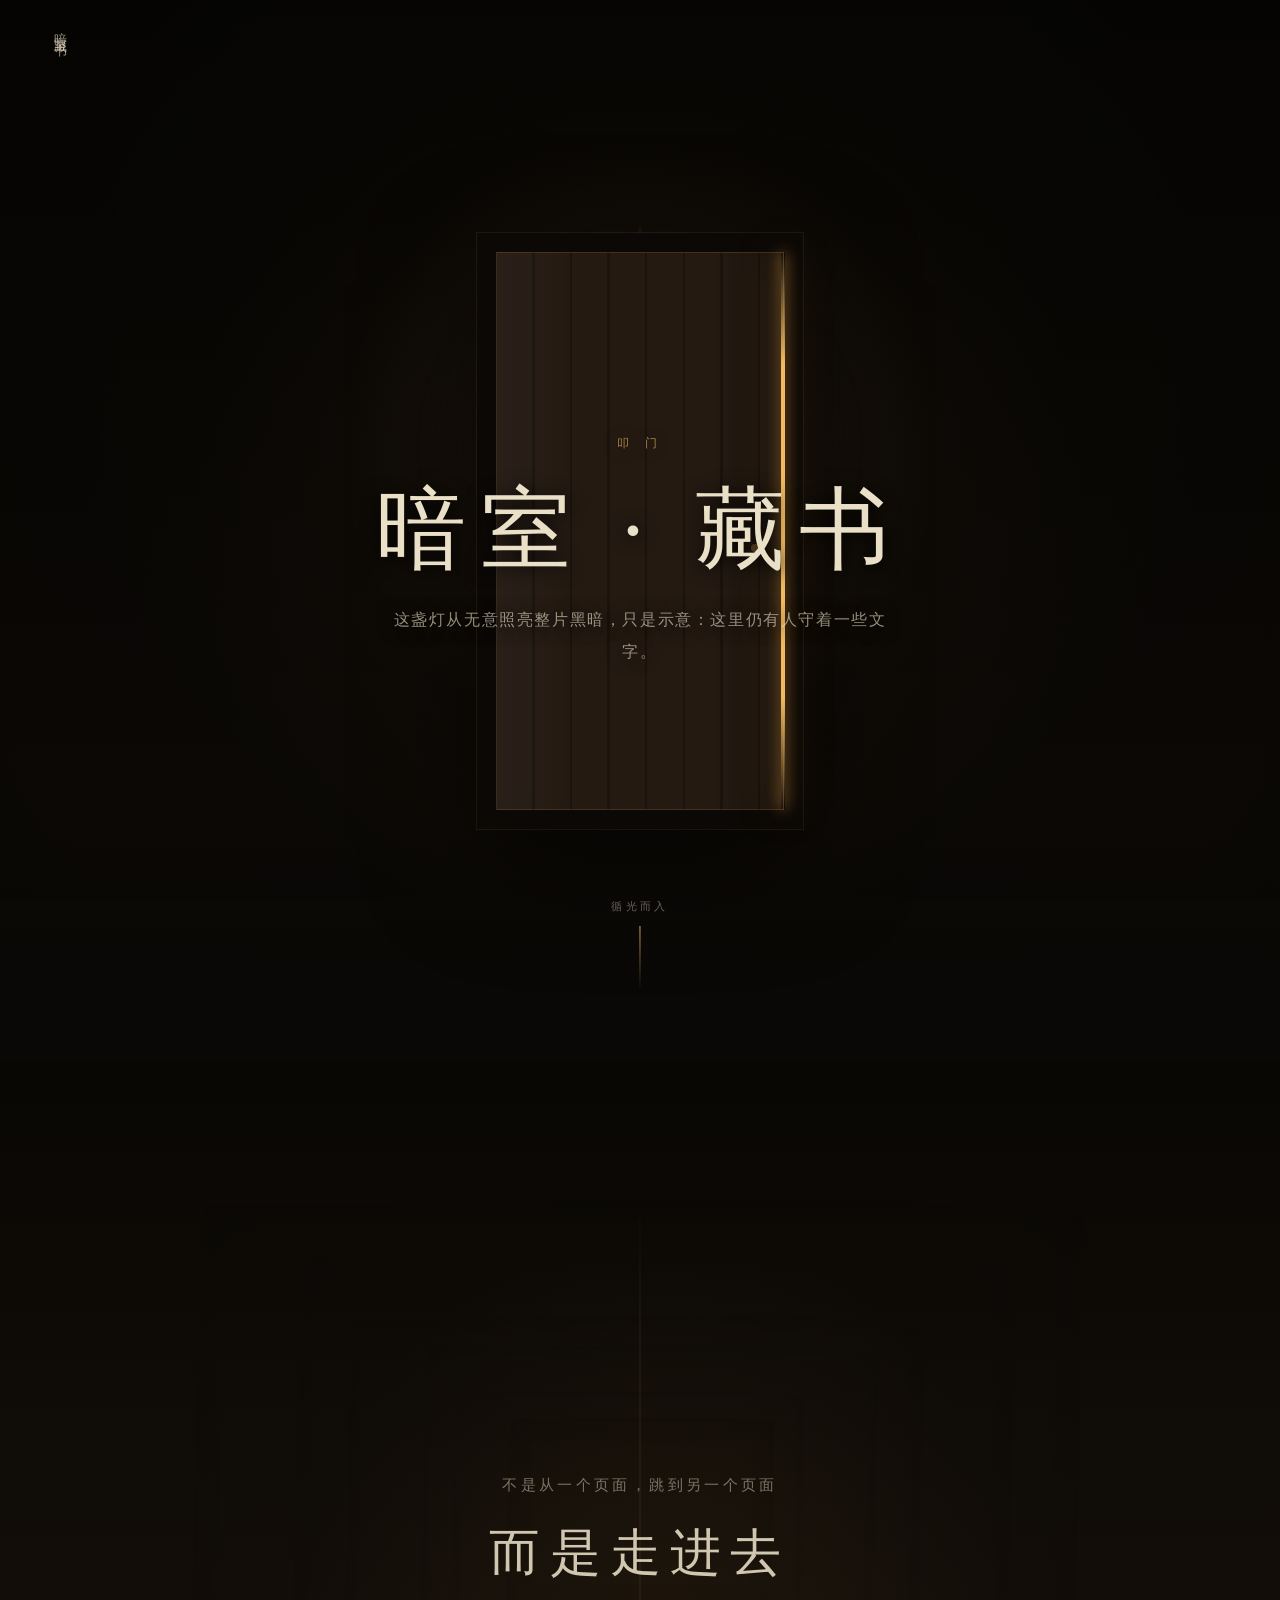
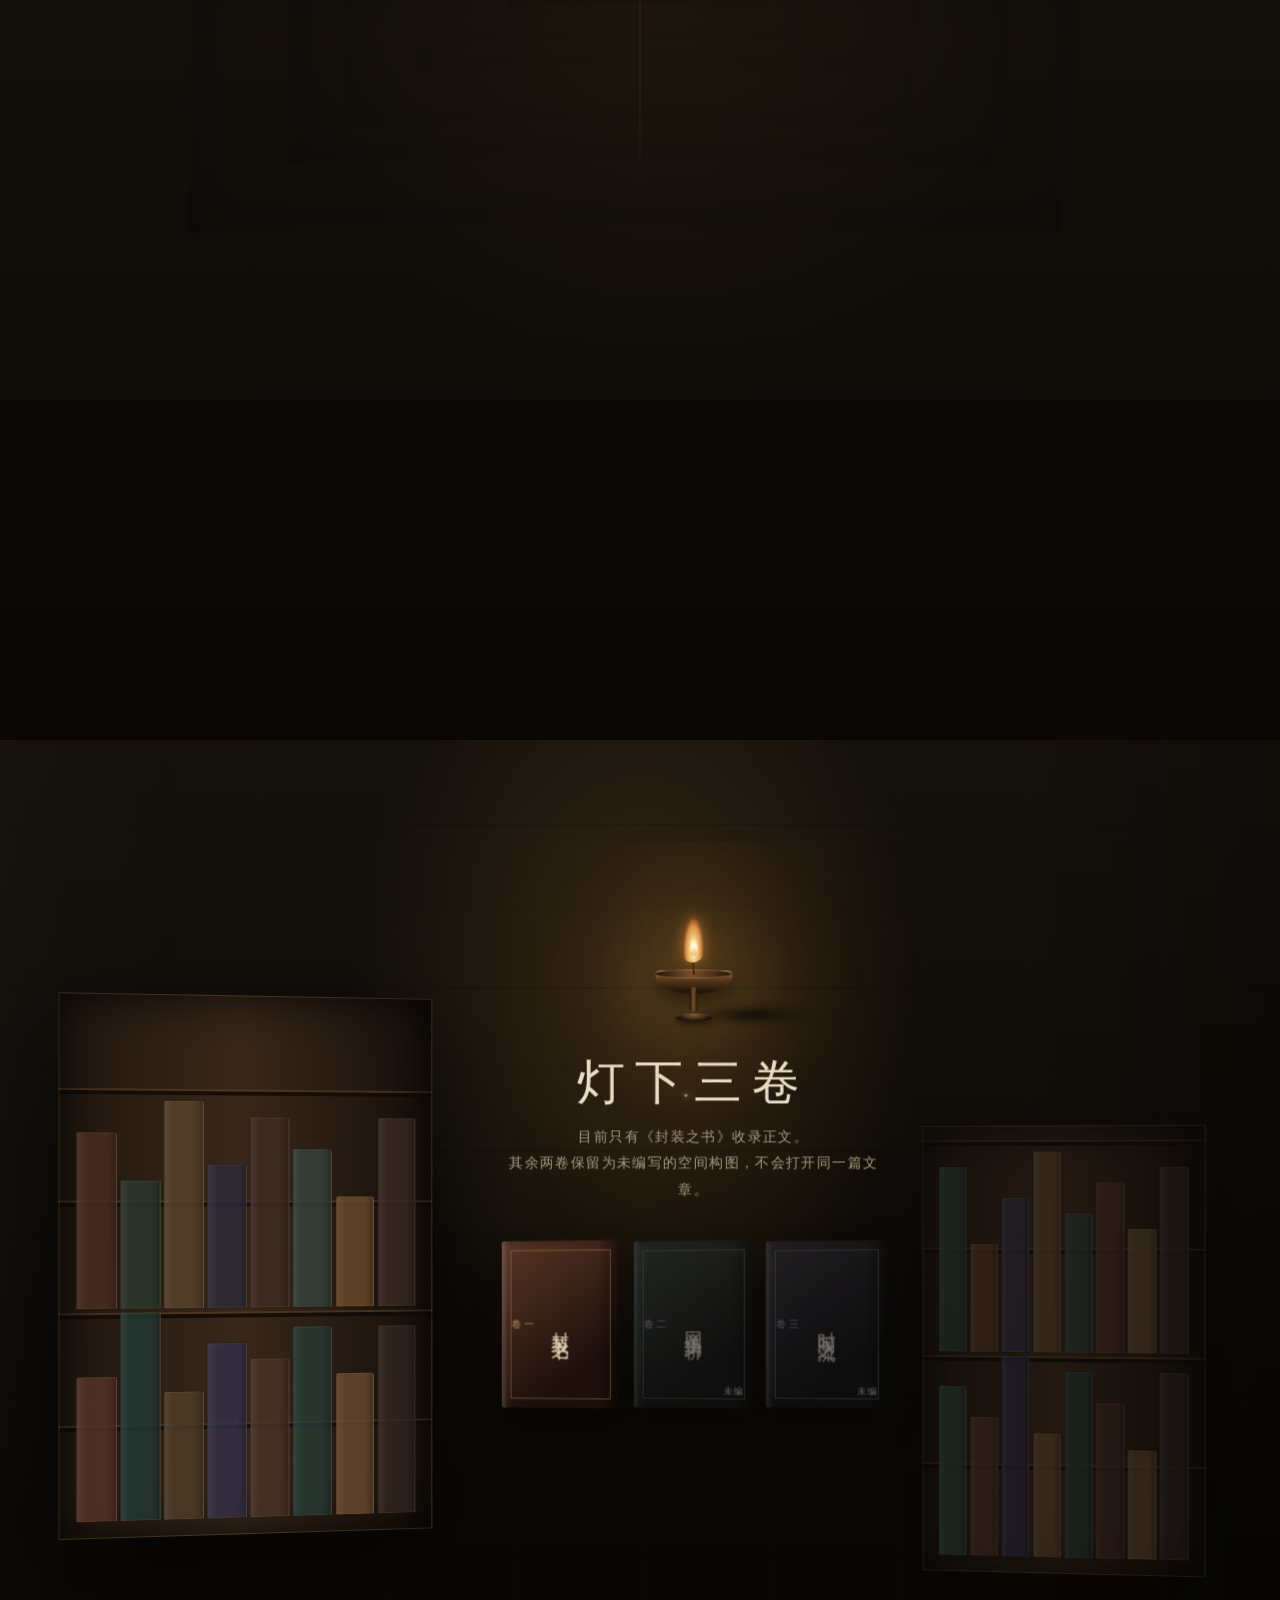
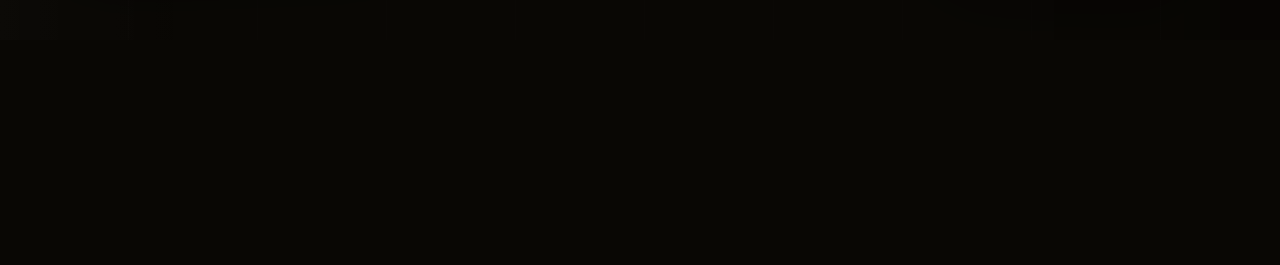
<file: 暗室.html>
<!doctype html>
<html lang="zh-CN">
<head>
  <meta charset="utf-8" />
  <meta name="viewport" content="width=device-width, initial-scale=1" />
  <meta name="robots" content="noindex" />
  <meta http-equiv="refresh" content="0; url=./works/darkroom/" />
  <link rel="canonical" href="https://noctilumedev.github.io/InkNarratives/works/darkroom/" />
  <script>window.location.replace('./works/darkroom/');</script>
  <title>暗室·藏书｜入口已迁移</title>
</head>
<body>
  <main>
    <p>《暗室·藏书》的入口已迁移。<a href="./works/darkroom/">继续阅读</a></p>
  </main>
</body>
</html>
</file>
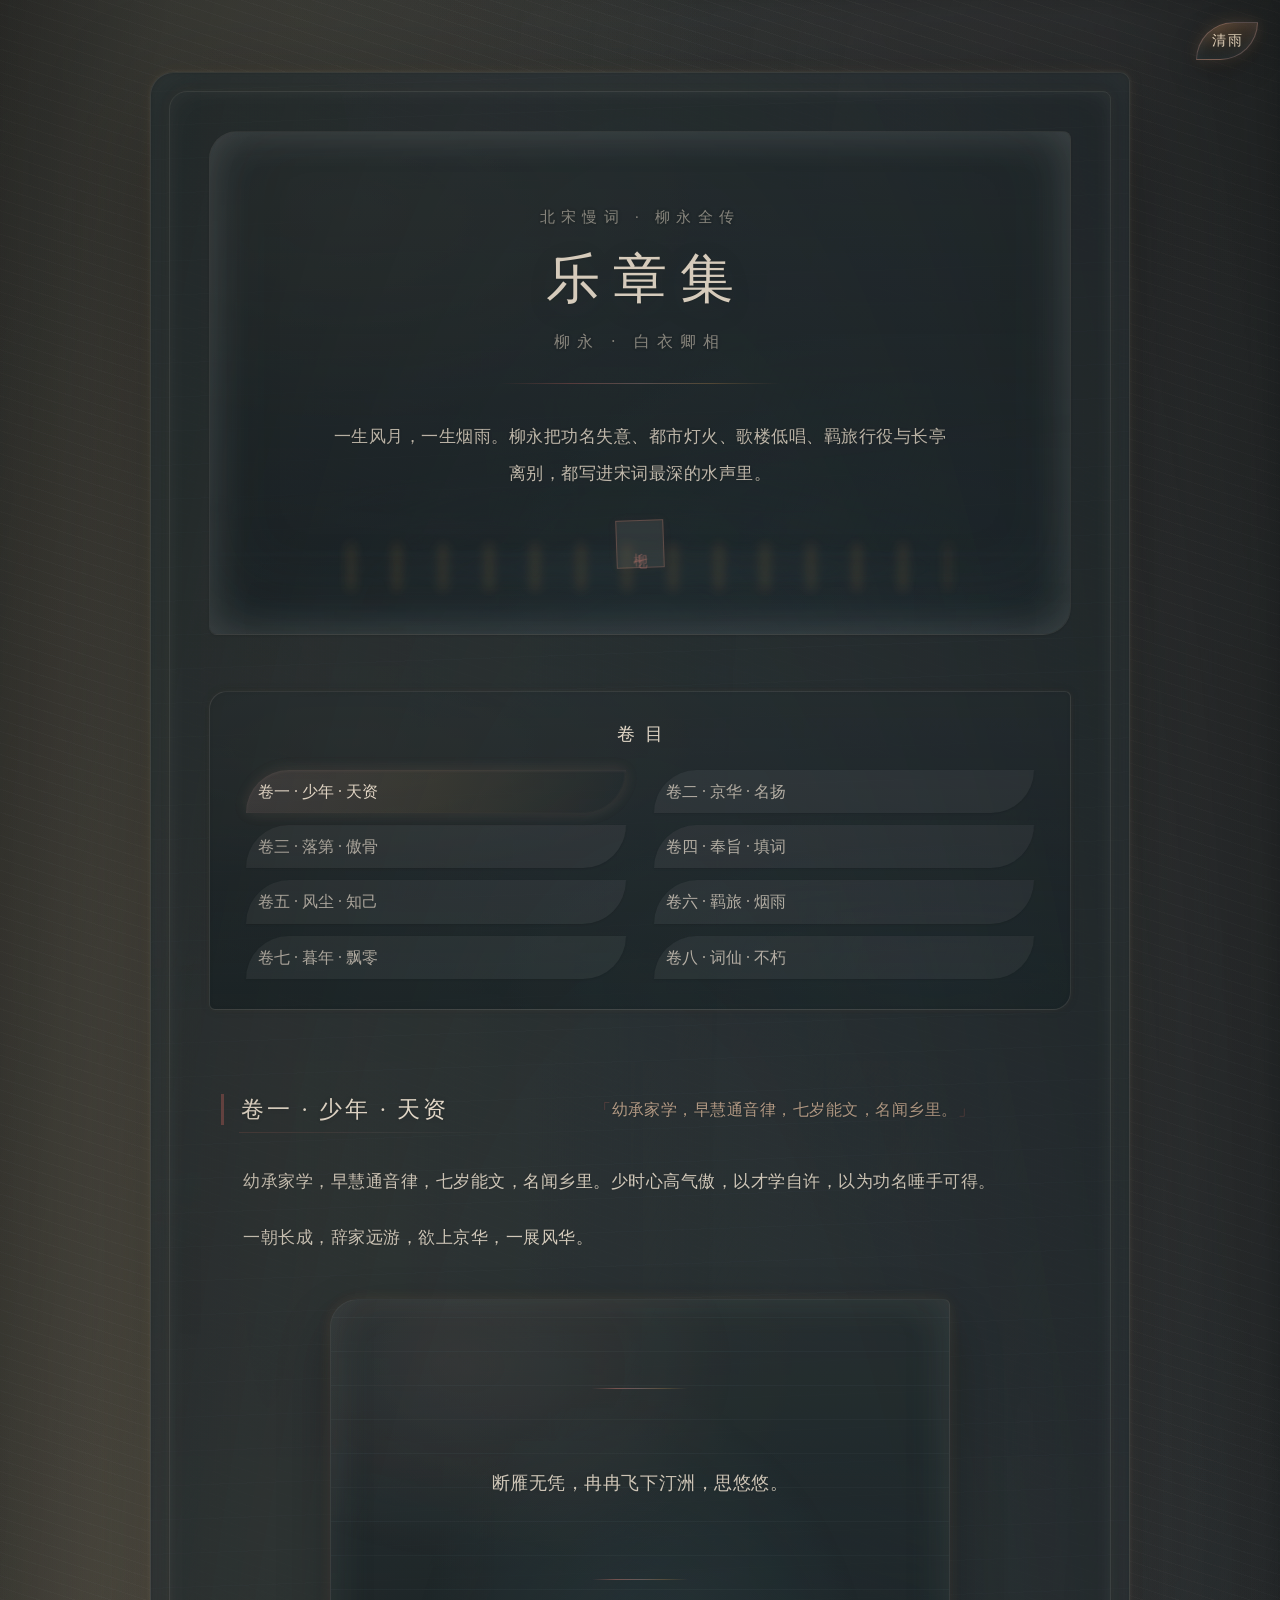
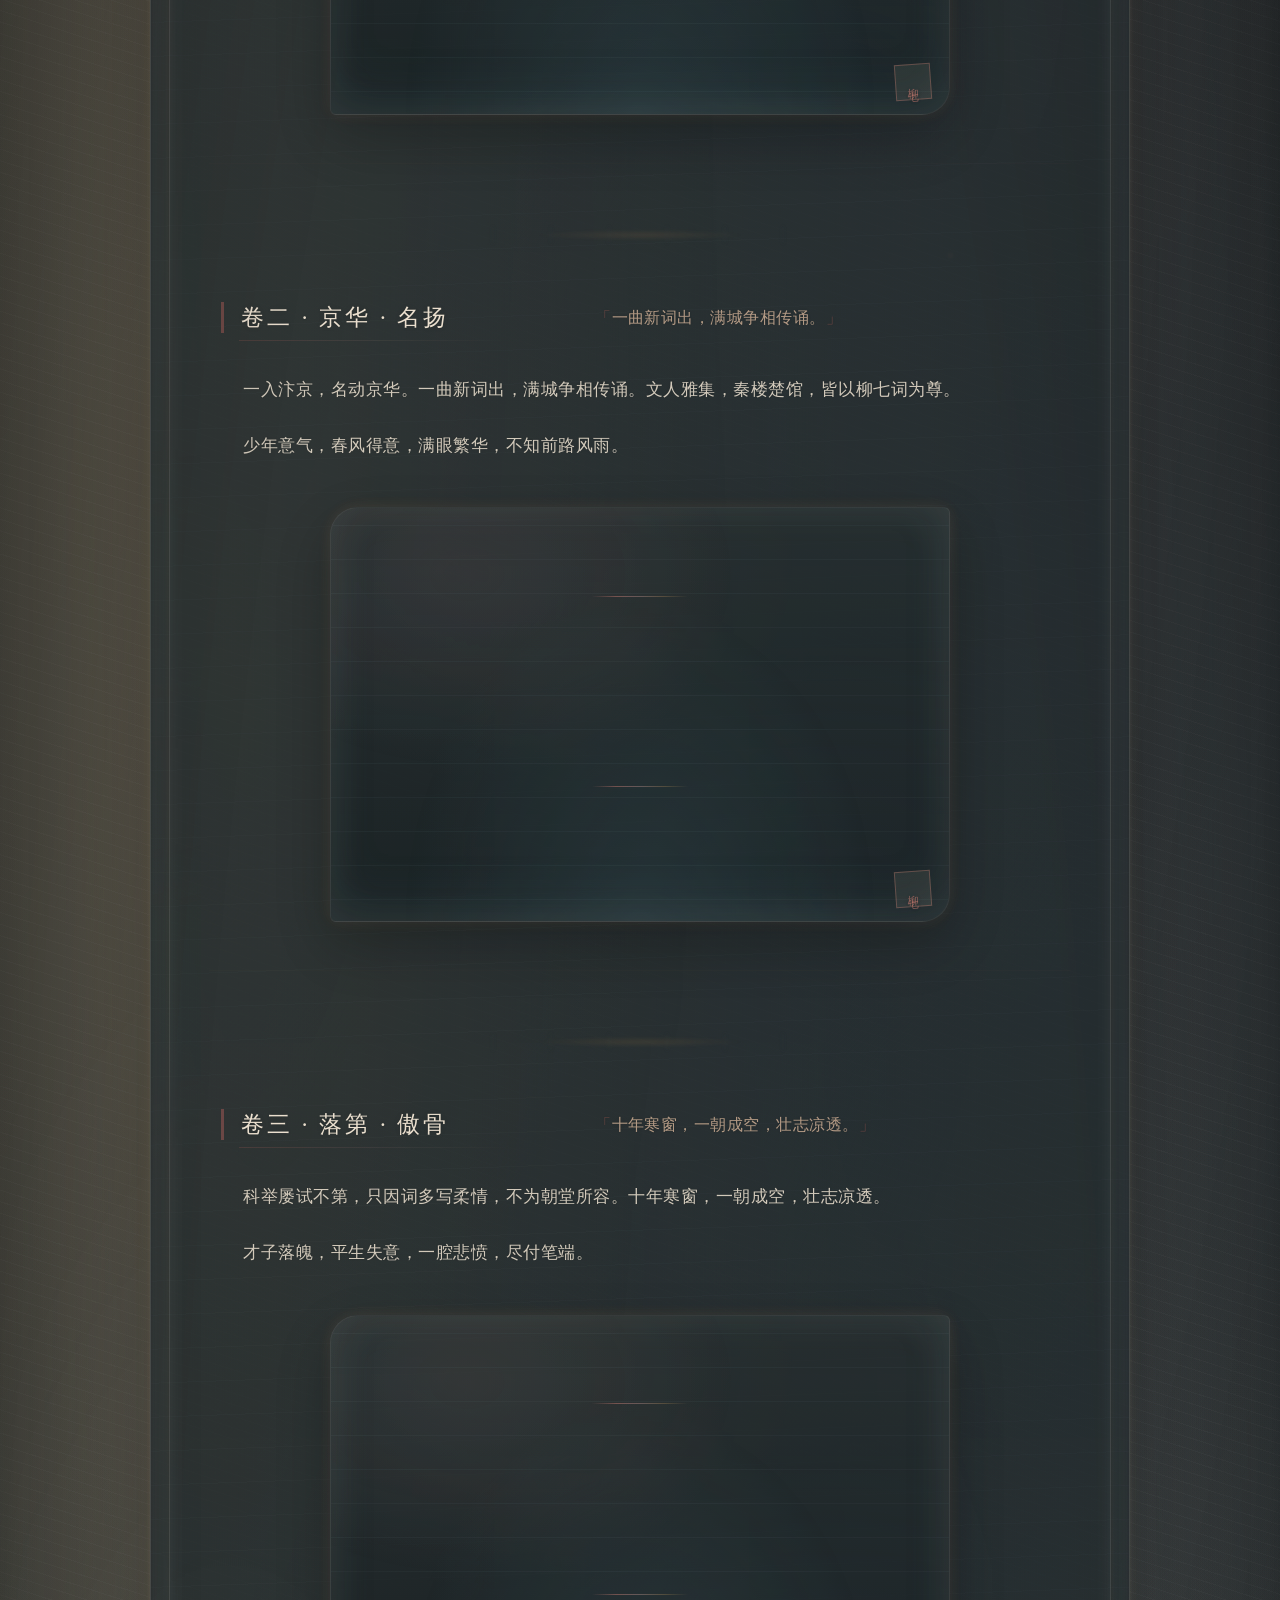
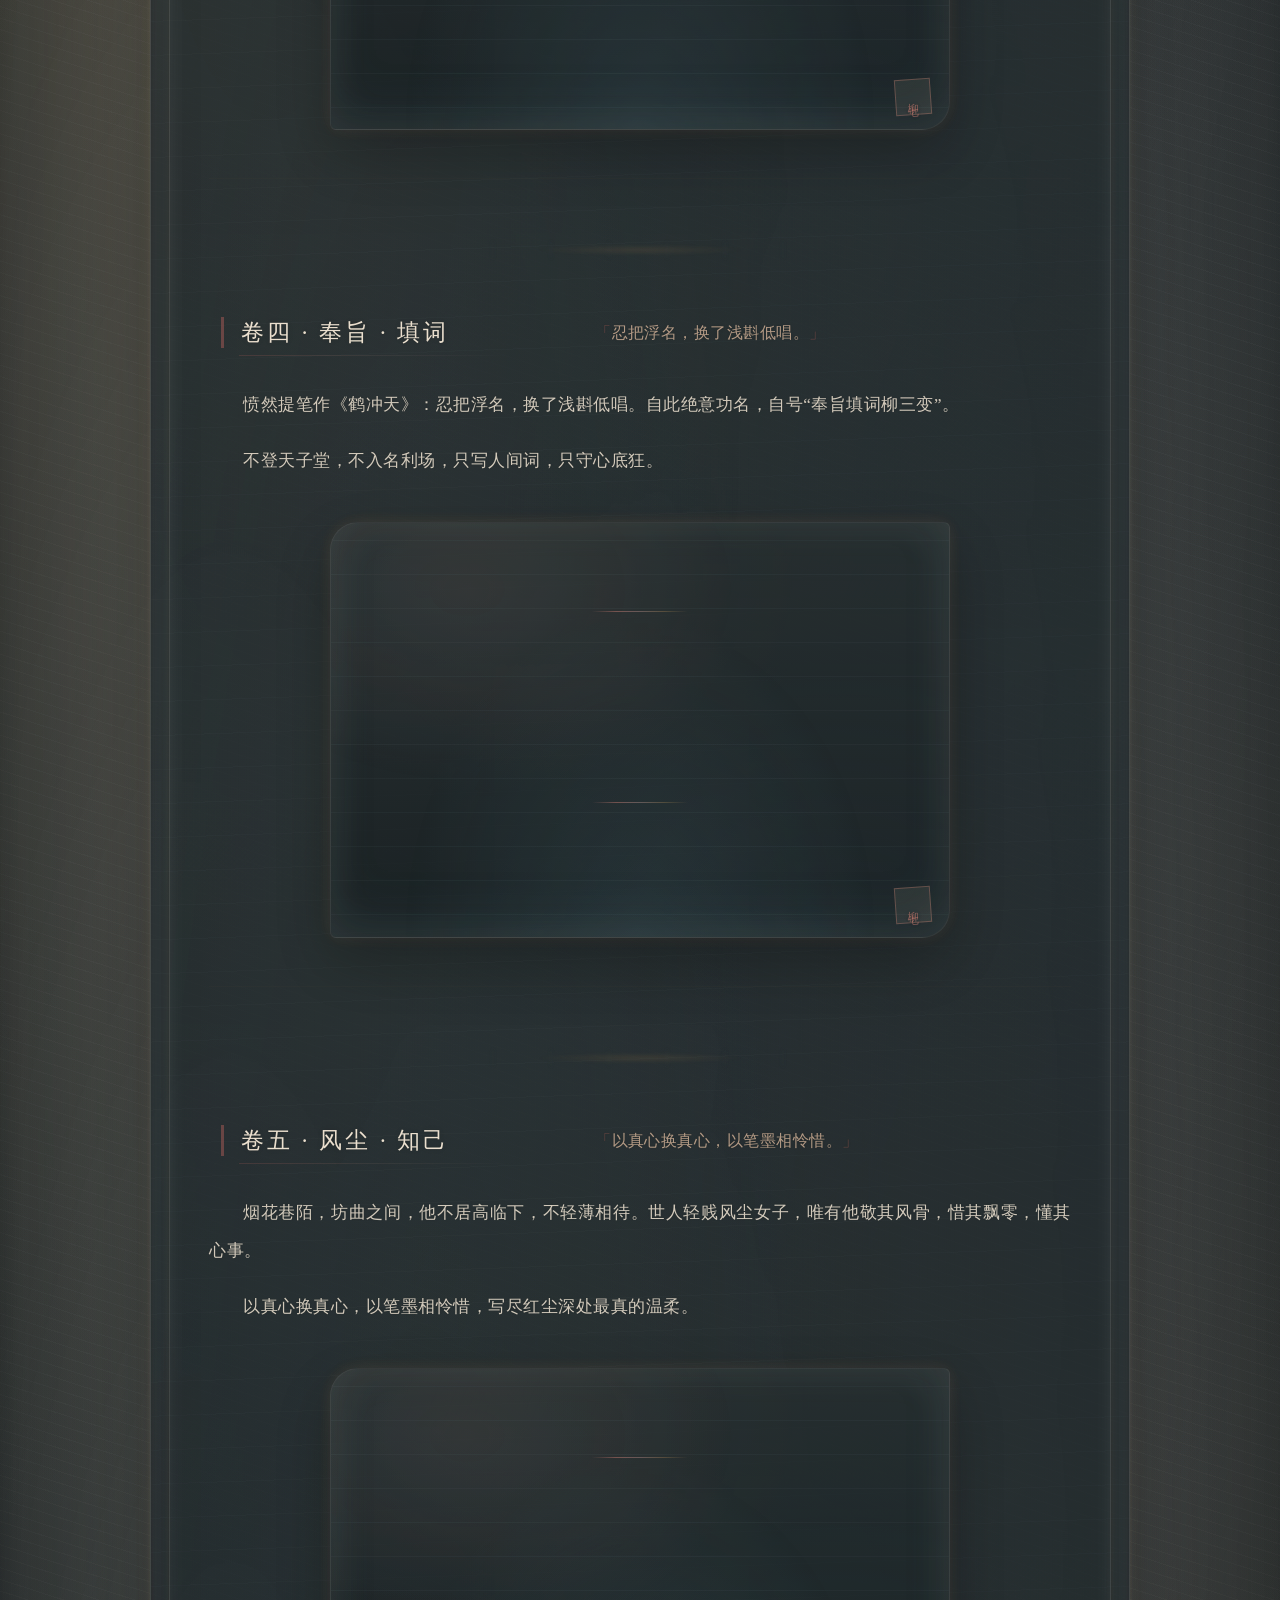
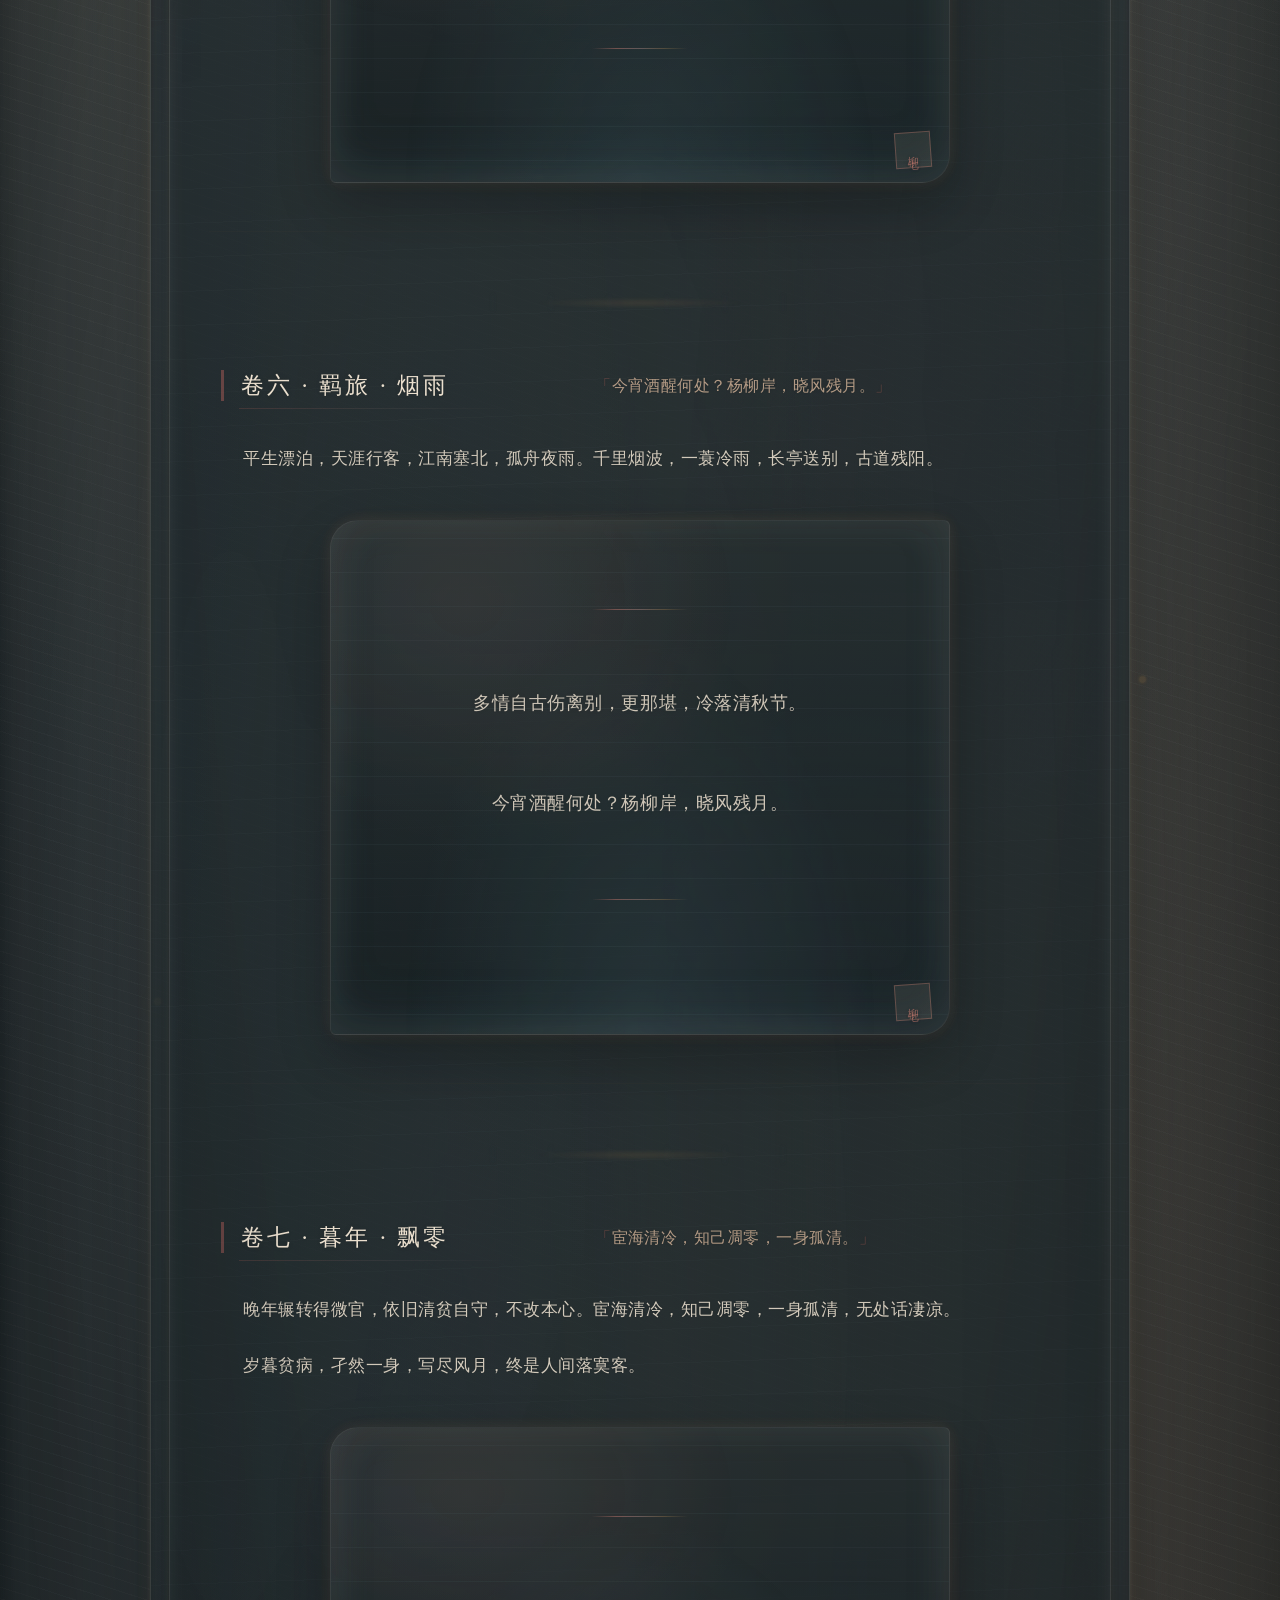
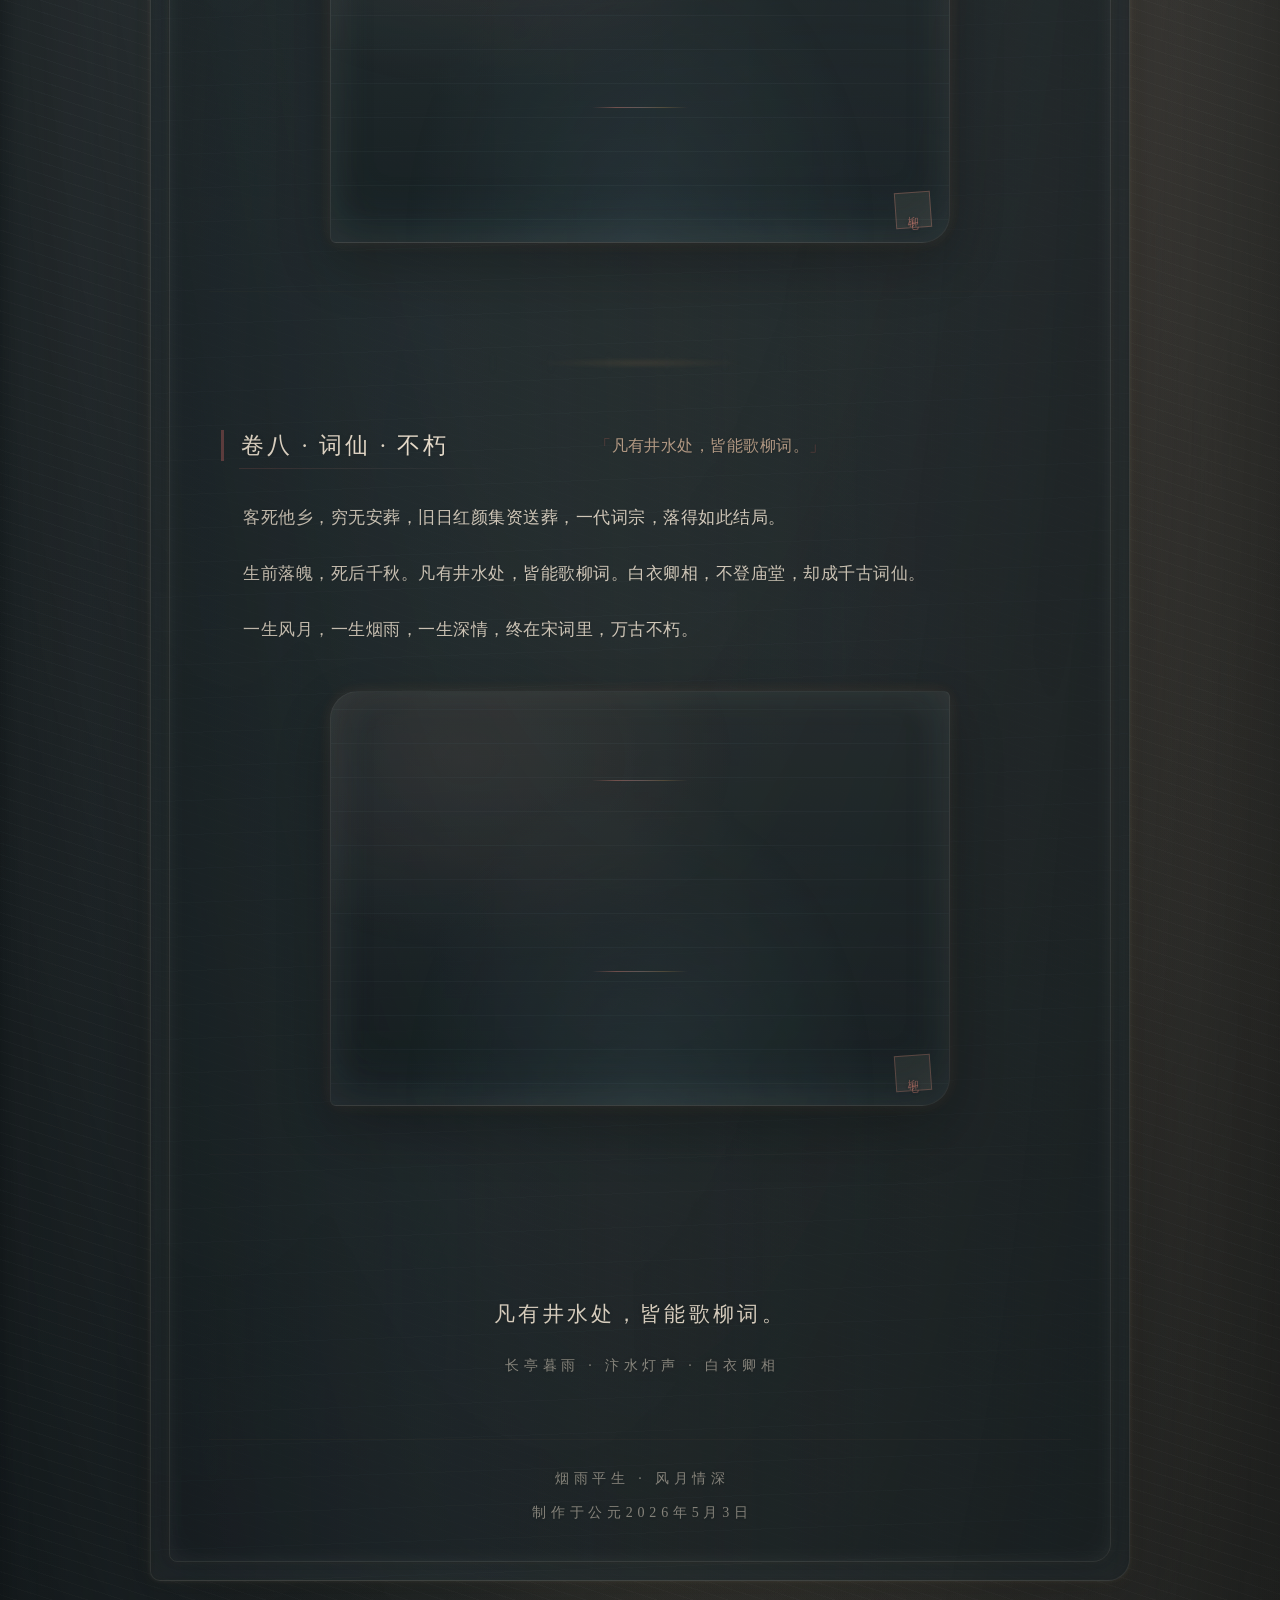
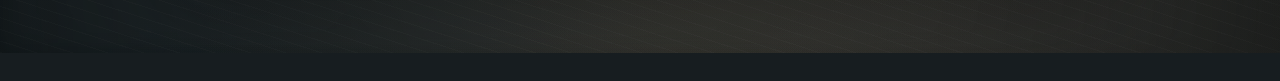
<file: 柳永.html>
<!doctype html>
<html lang="zh-CN">
<head>
  <meta charset="utf-8" />
  <meta name="viewport" content="width=device-width, initial-scale=1" />
  <meta name="robots" content="noindex" />
  <meta http-equiv="refresh" content="0; url=./works/liuyong/" />
  <link rel="canonical" href="https://noctilumedev.github.io/InkNarratives/works/liuyong/" />
  <script>window.location.replace('./works/liuyong/');</script>
  <title>乐章集｜入口已迁移</title>
</head>
<body>
  <main>
    <p>《乐章集》的入口已迁移。<a href="./works/liuyong/">继续阅读</a></p>
  </main>
</body>
</html>
</file>
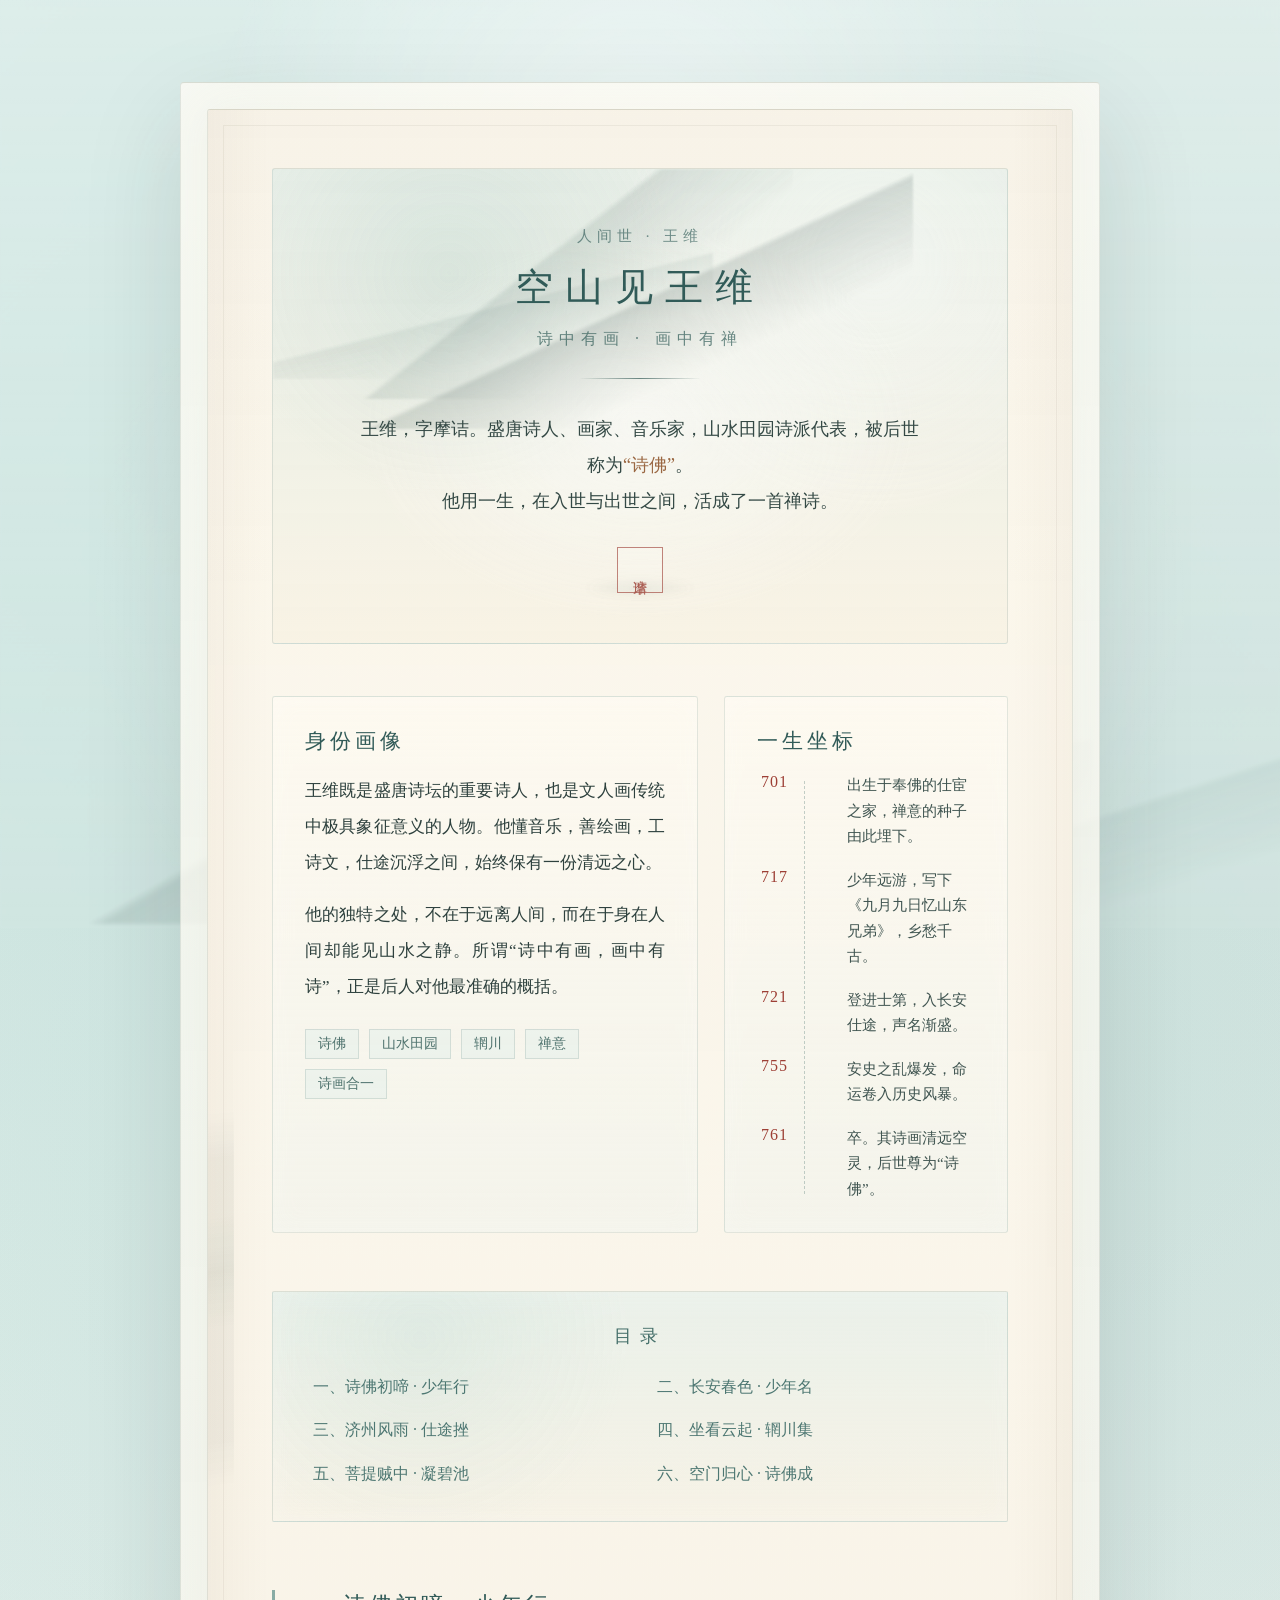
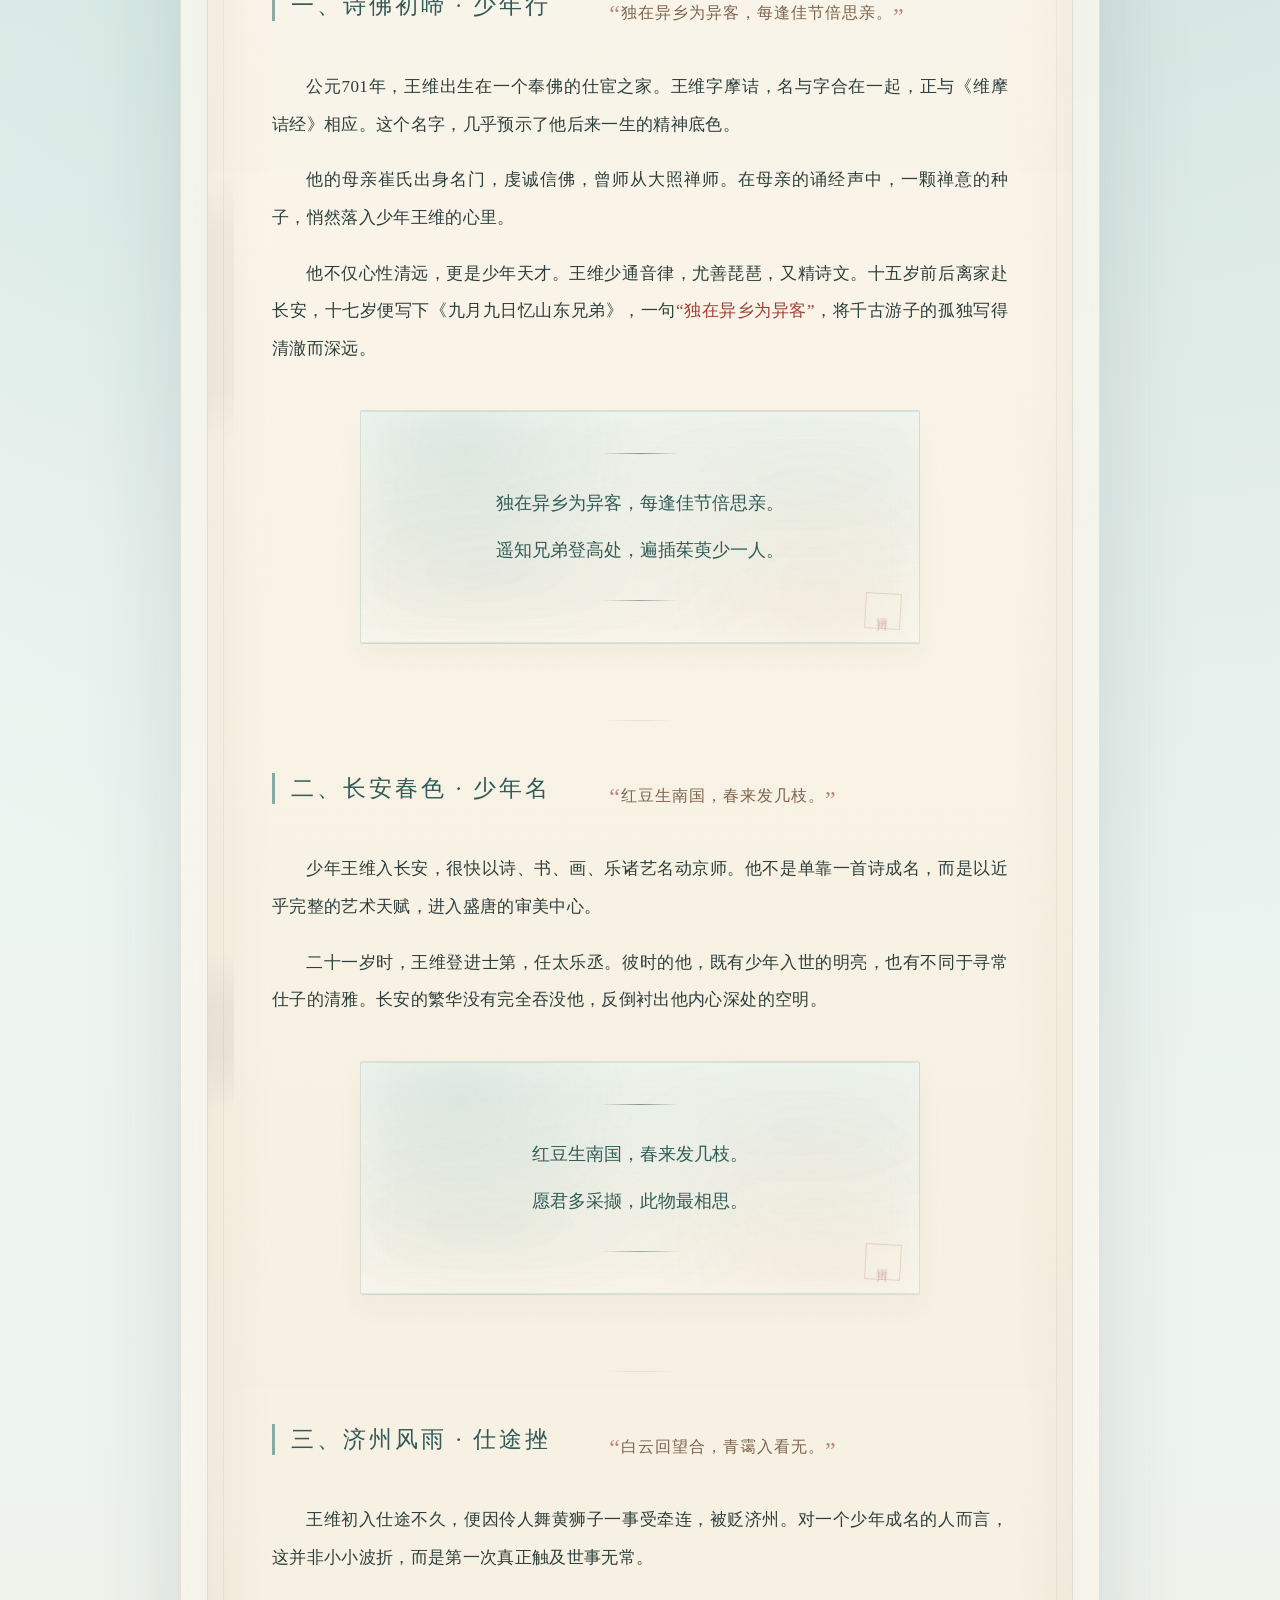
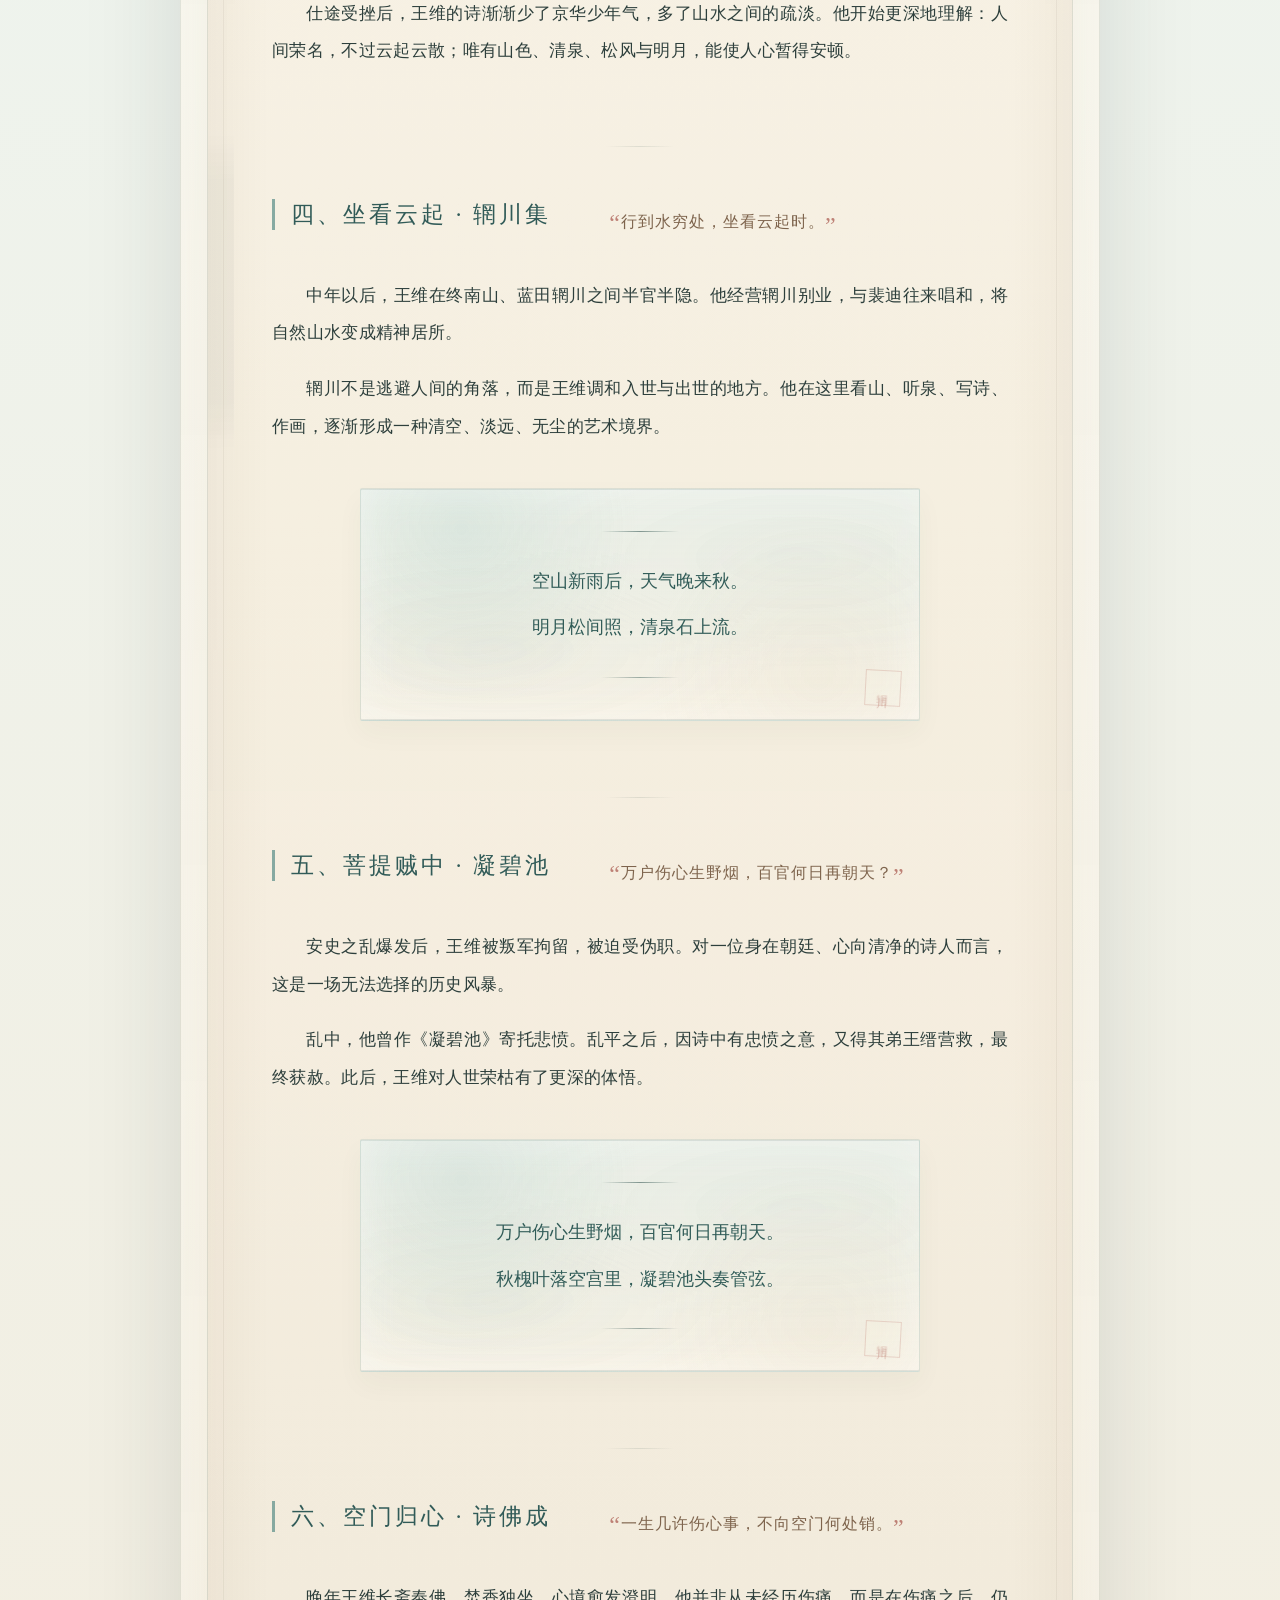
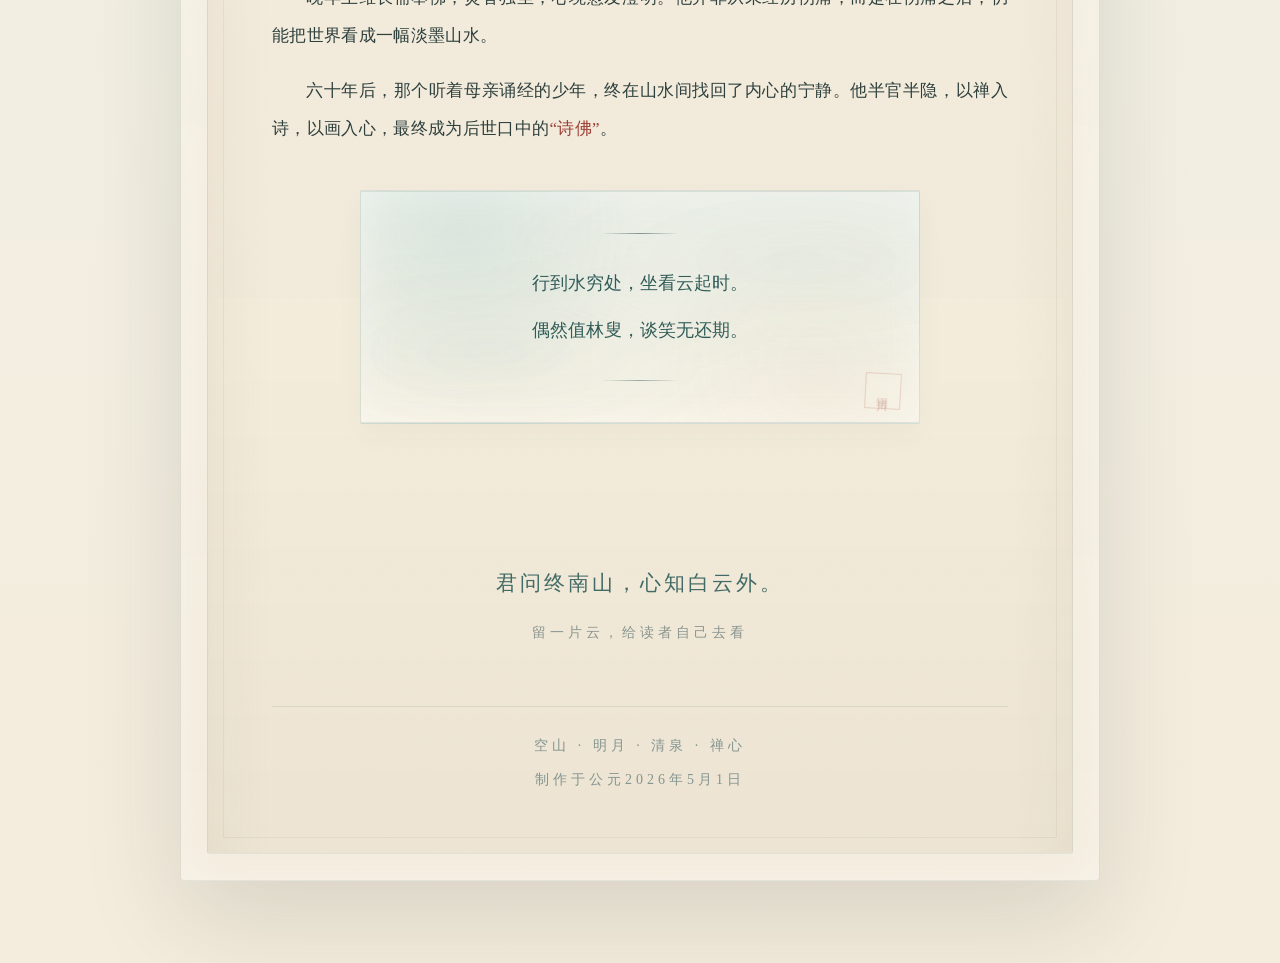
<file: 王维.html>
<!doctype html>
<html lang="zh-CN">
<head>
  <meta charset="utf-8" />
  <meta name="viewport" content="width=device-width, initial-scale=1" />
  <meta name="robots" content="noindex" />
  <meta http-equiv="refresh" content="0; url=./works/wangwei/" />
  <link rel="canonical" href="https://noctilumedev.github.io/InkNarratives/works/wangwei/" />
  <script>window.location.replace('./works/wangwei/');</script>
  <title>空山见王维｜入口已迁移</title>
</head>
<body>
  <main>
    <p>《空山见王维》的入口已迁移。<a href="./works/wangwei/">继续阅读</a></p>
  </main>
</body>
</html>
</file>
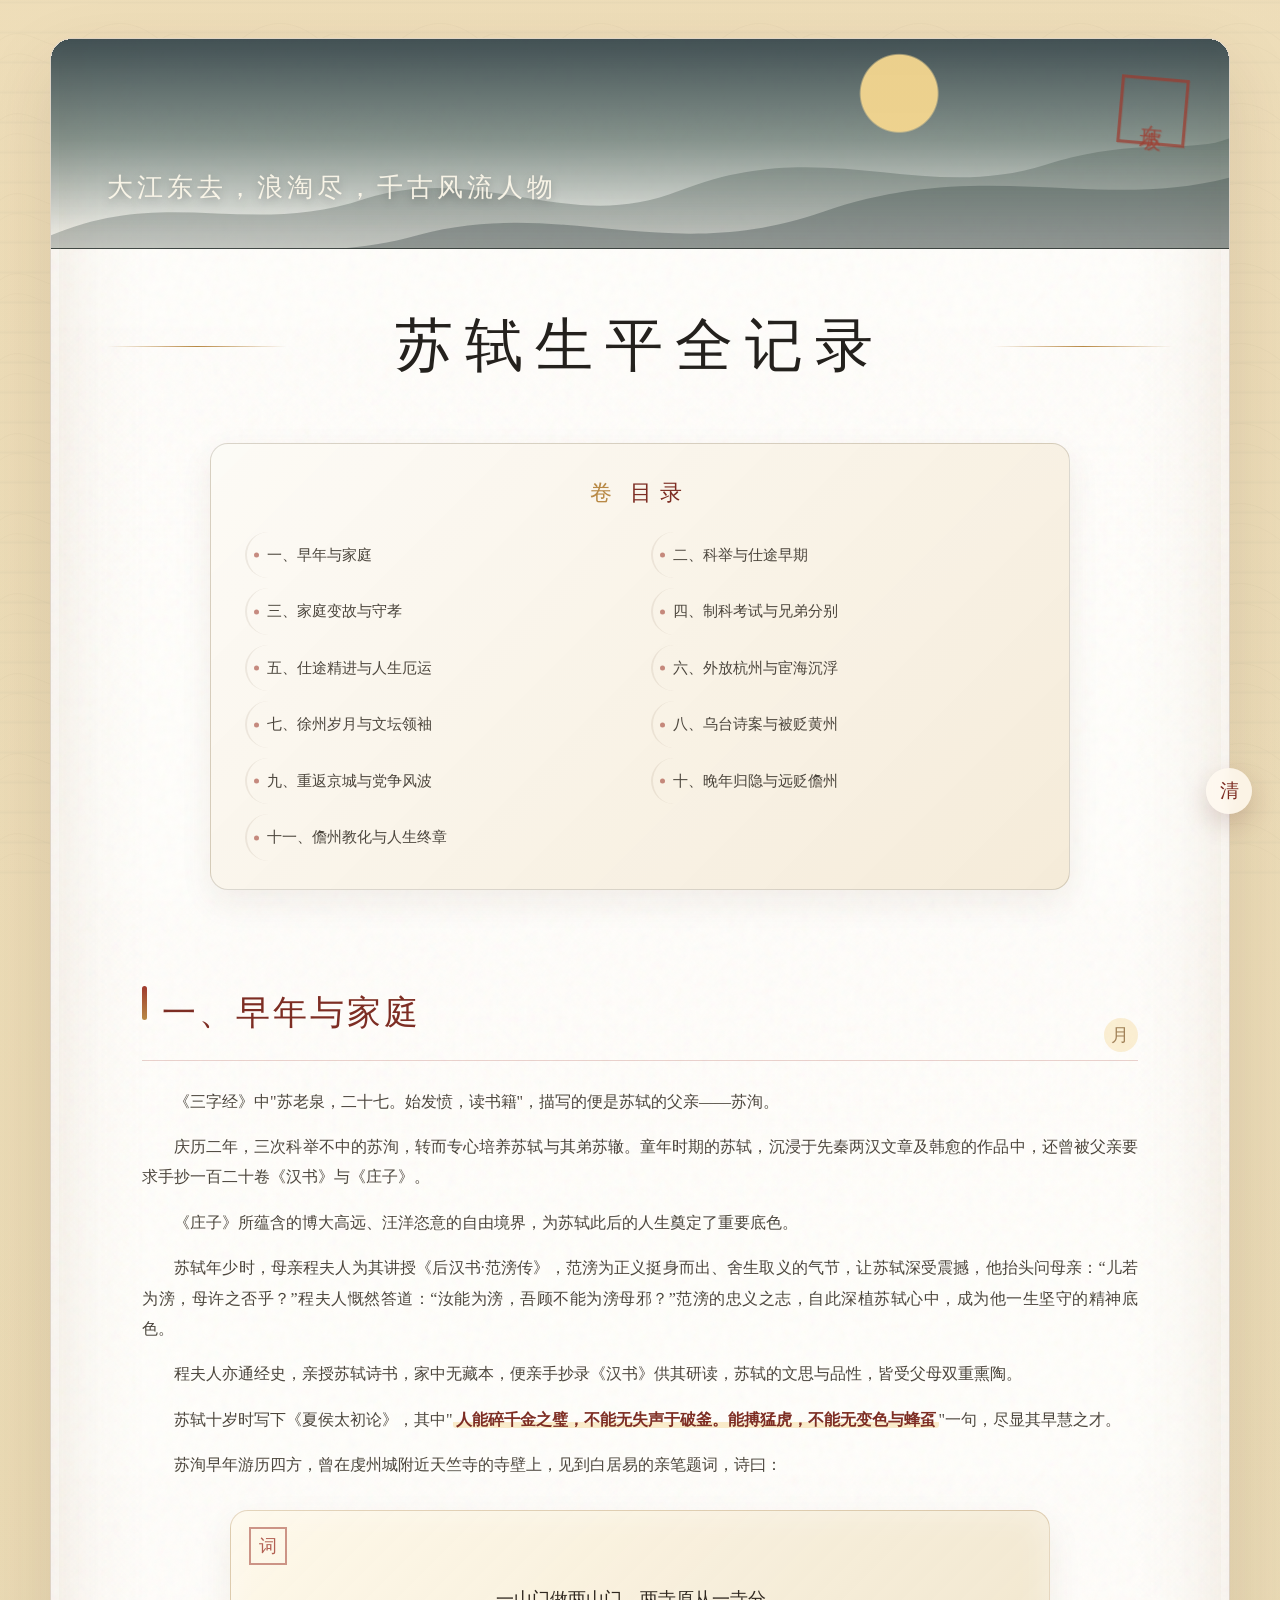
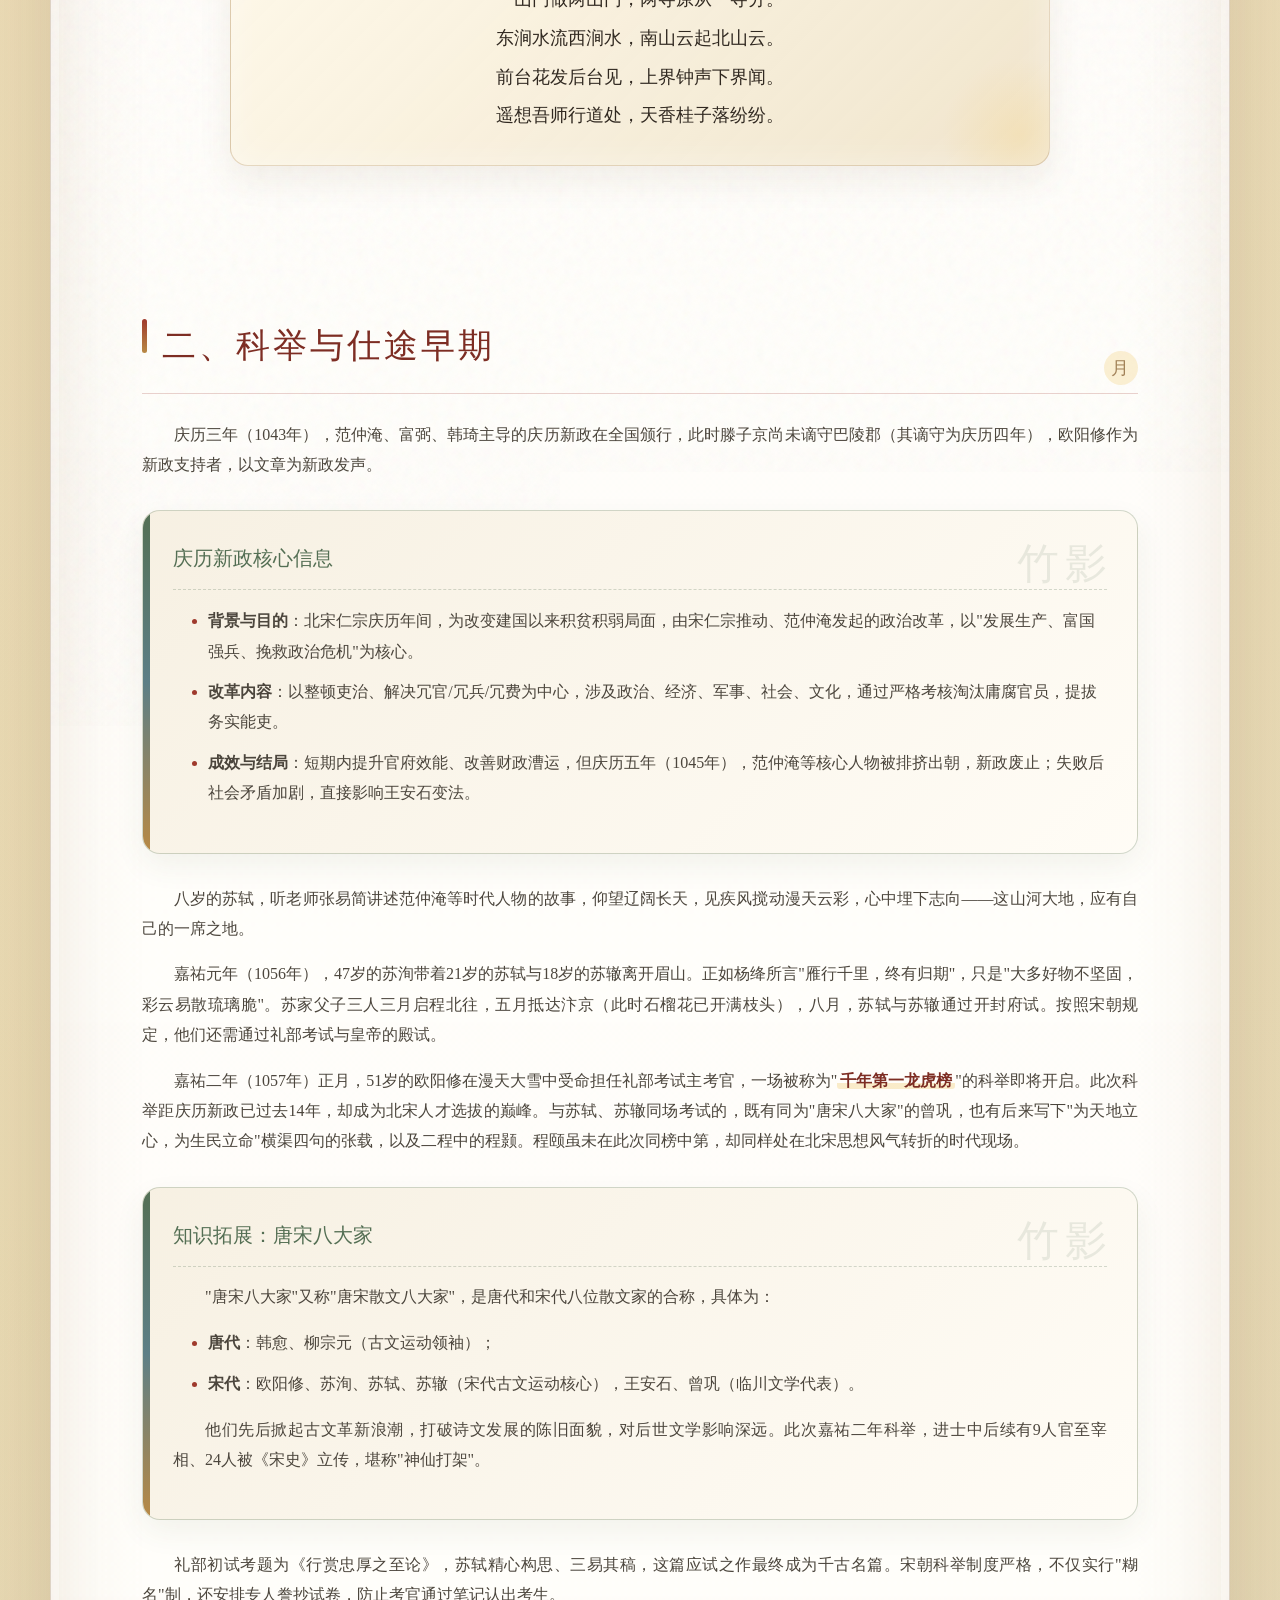
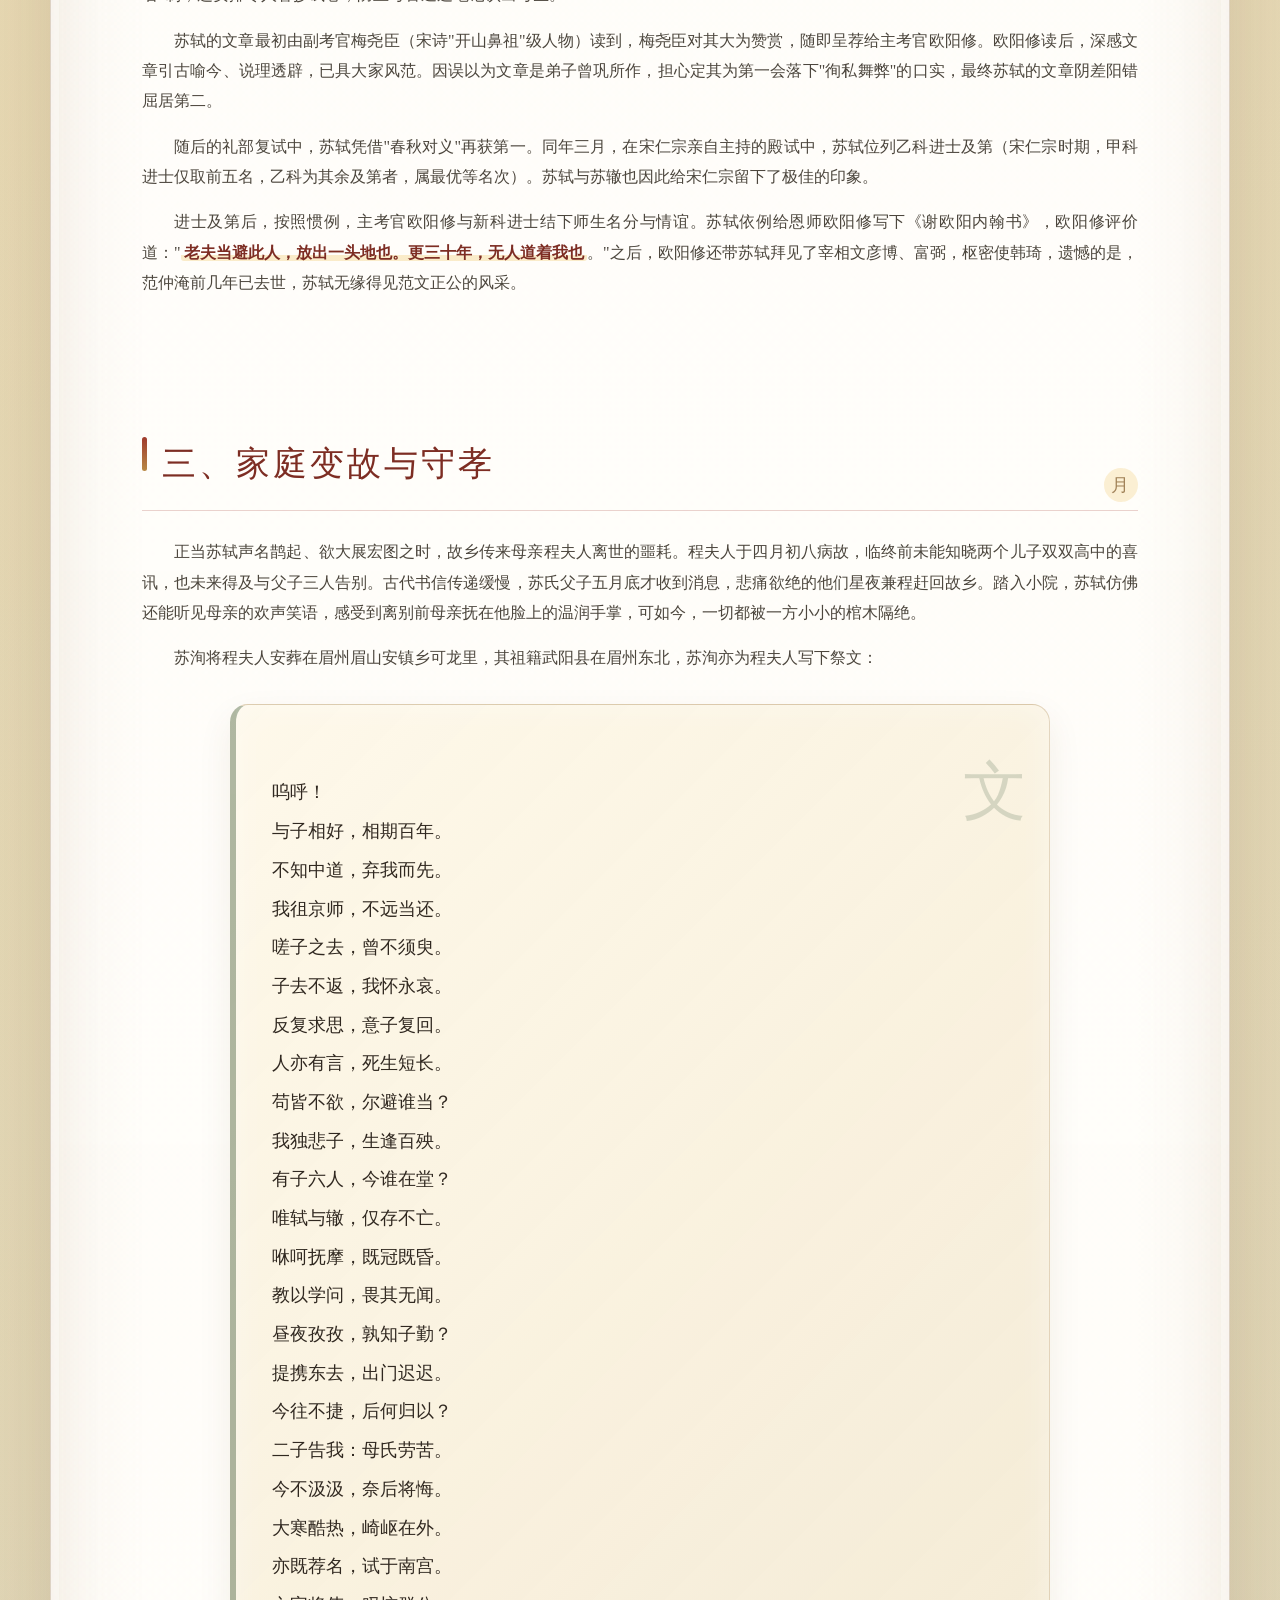
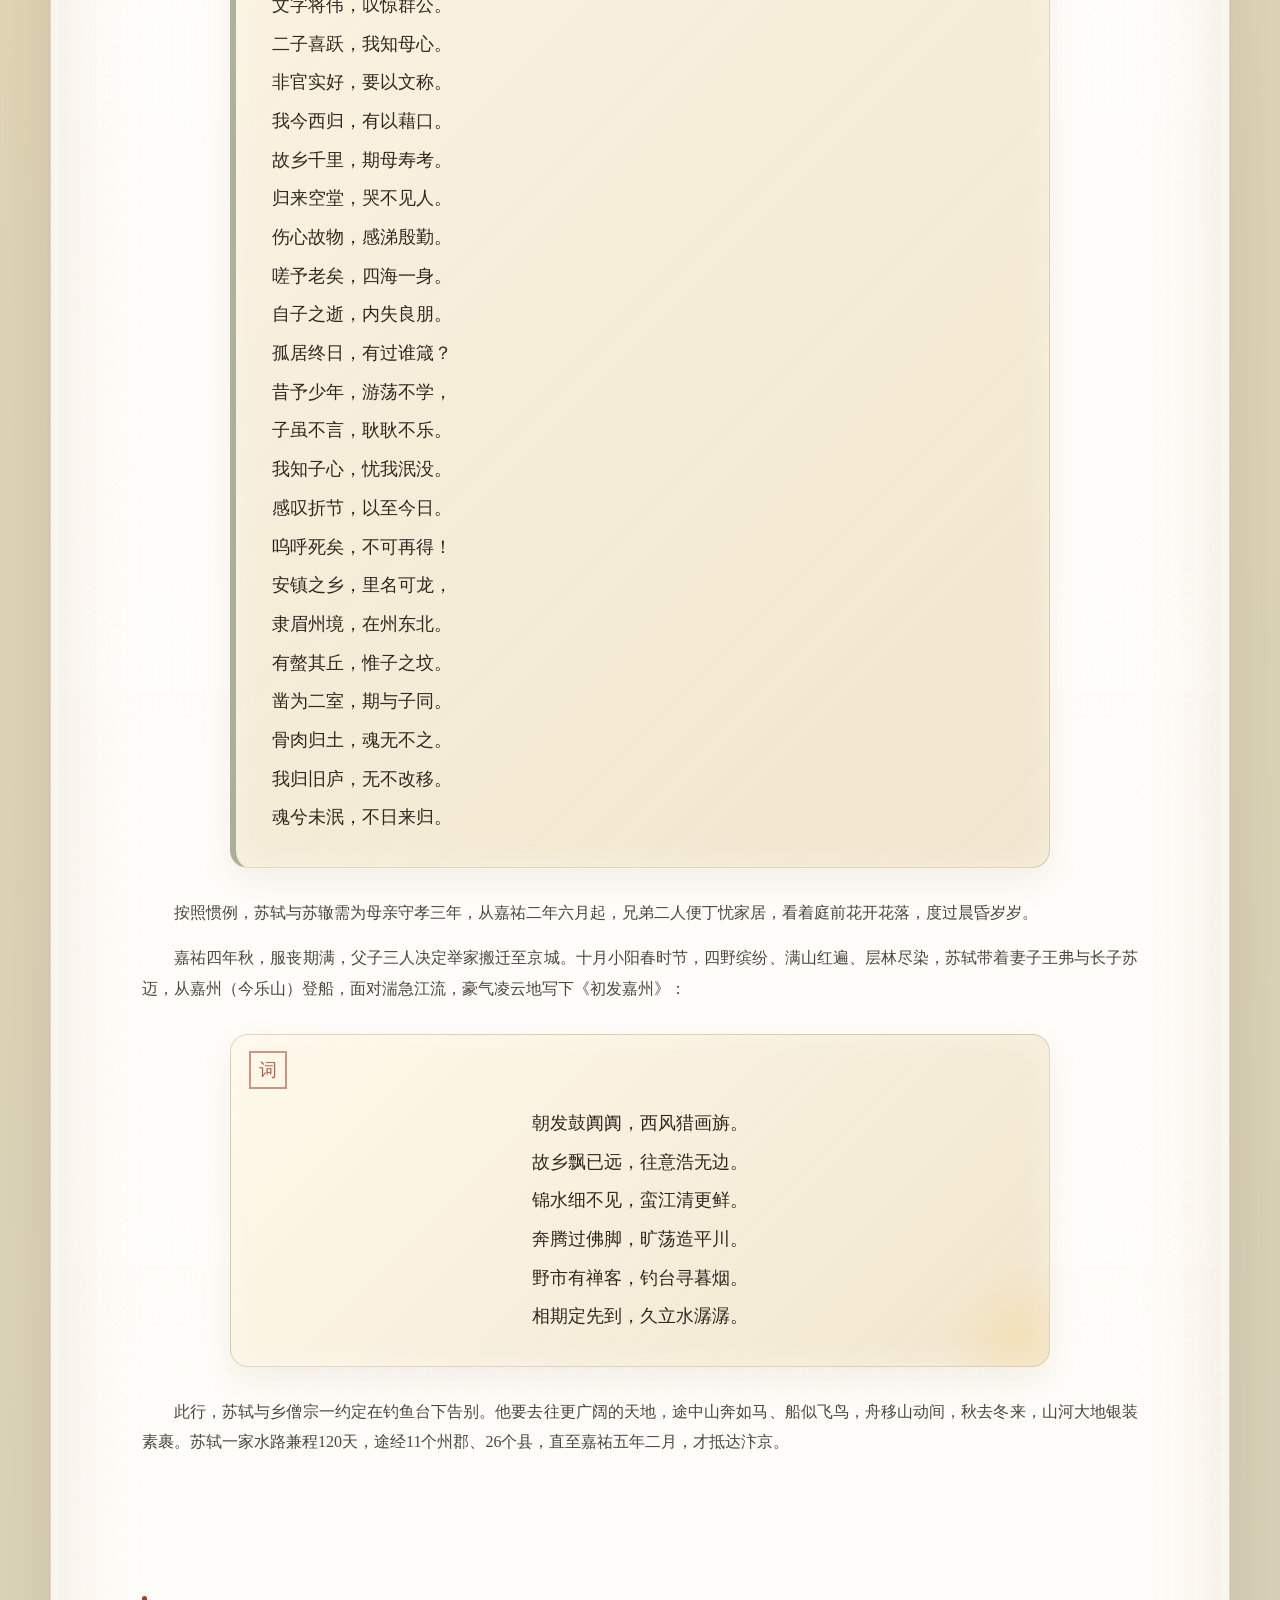
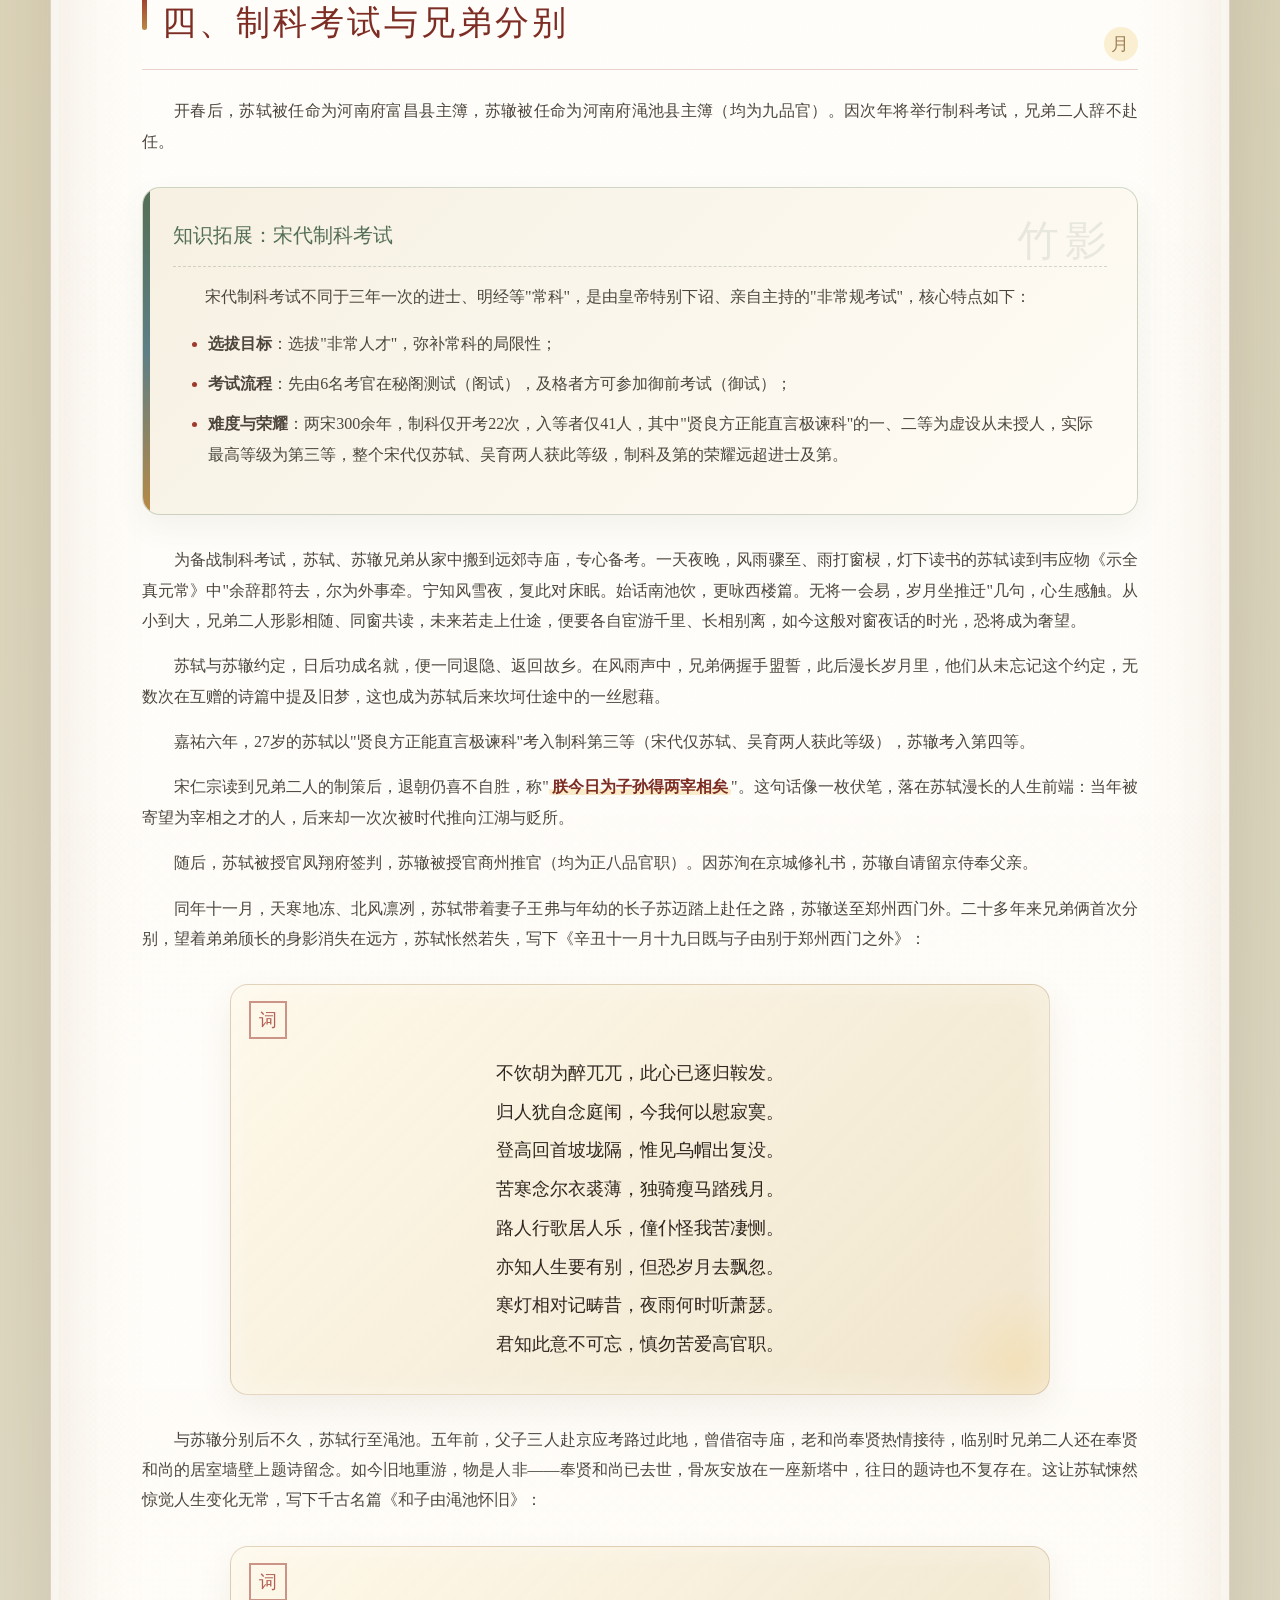
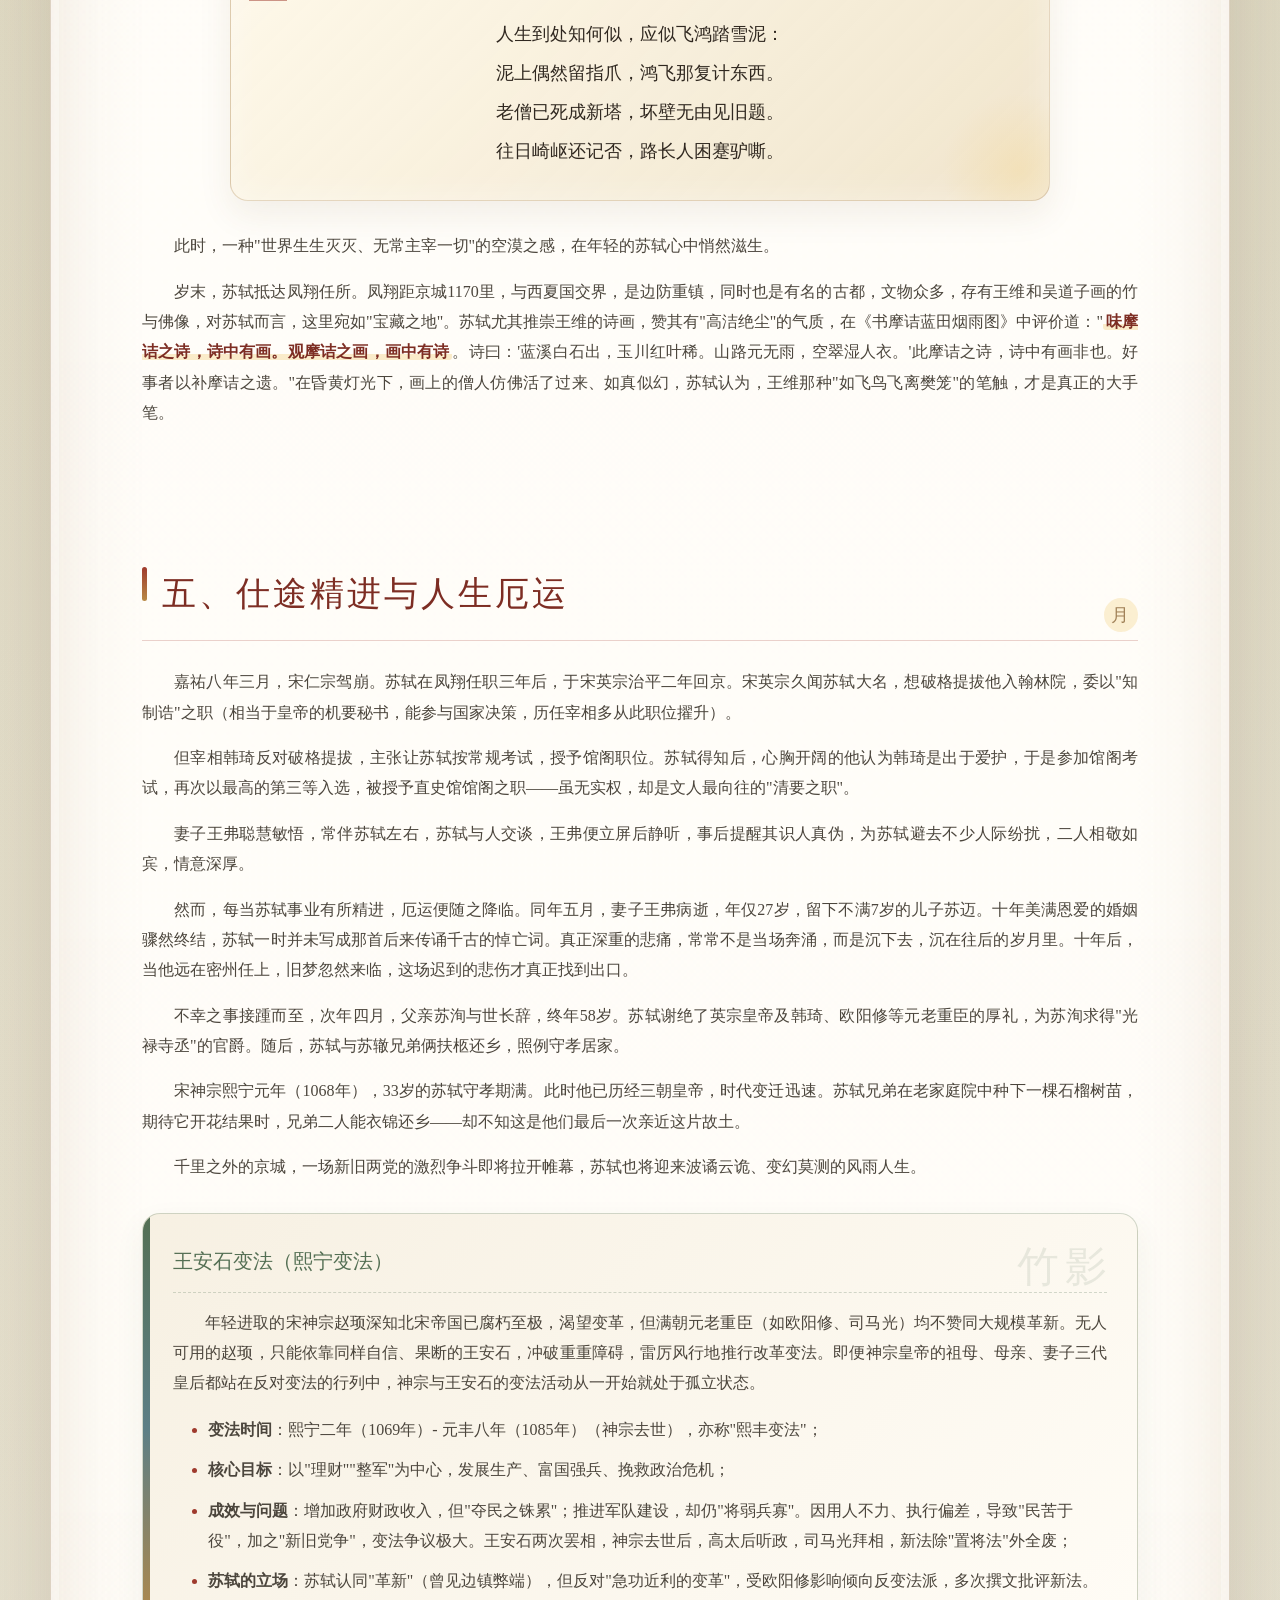
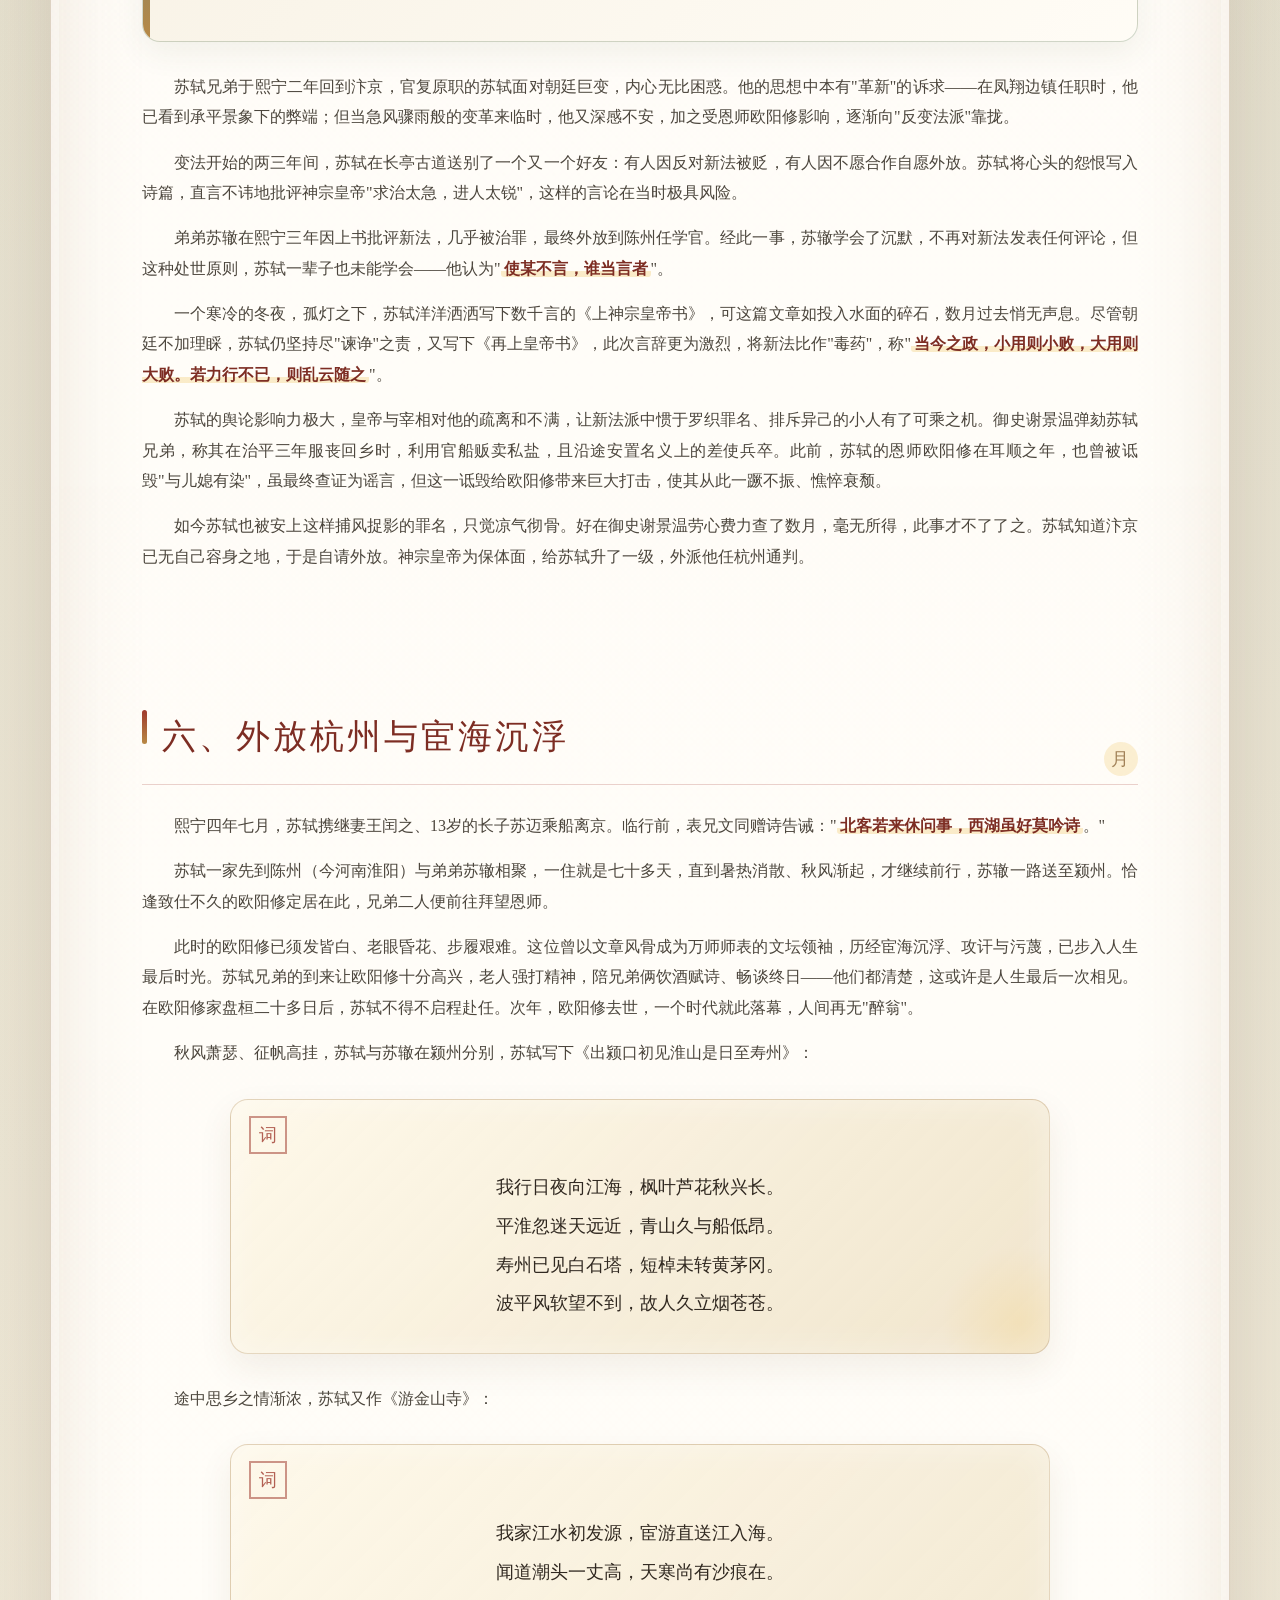
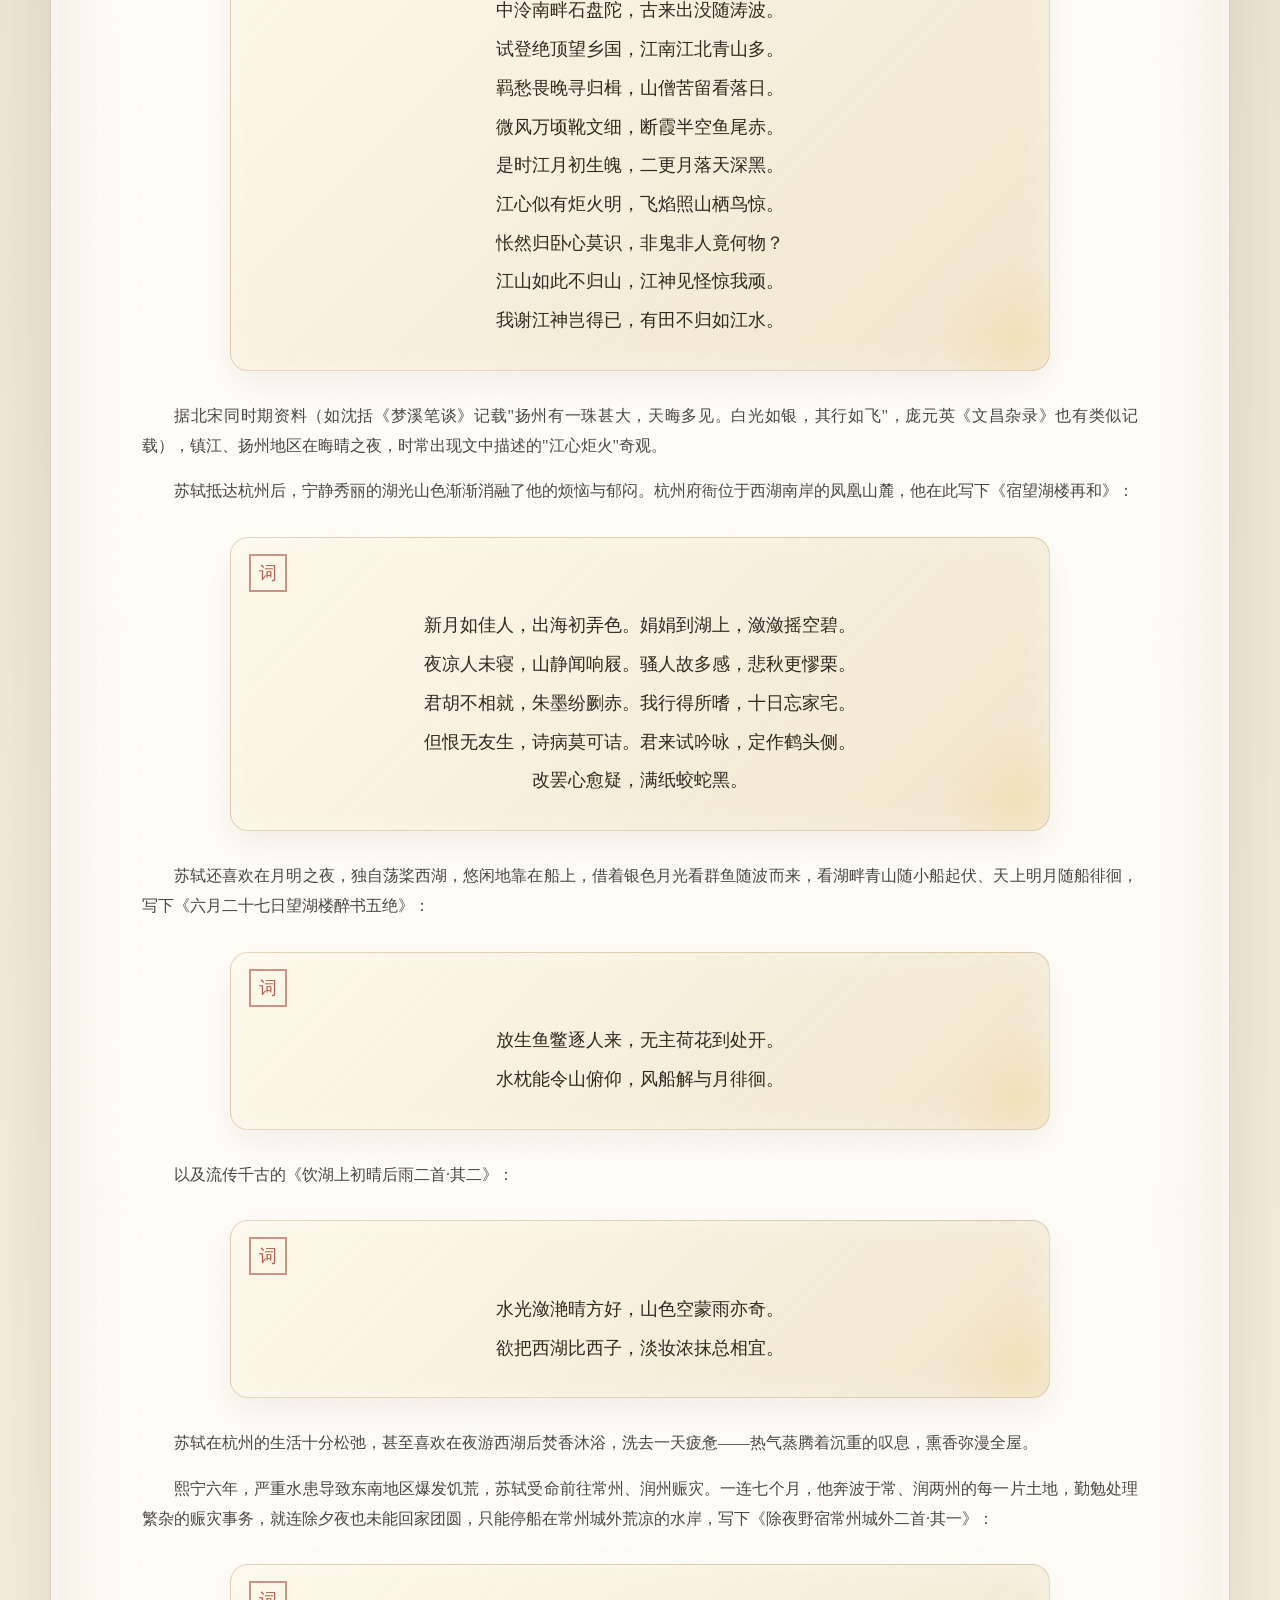
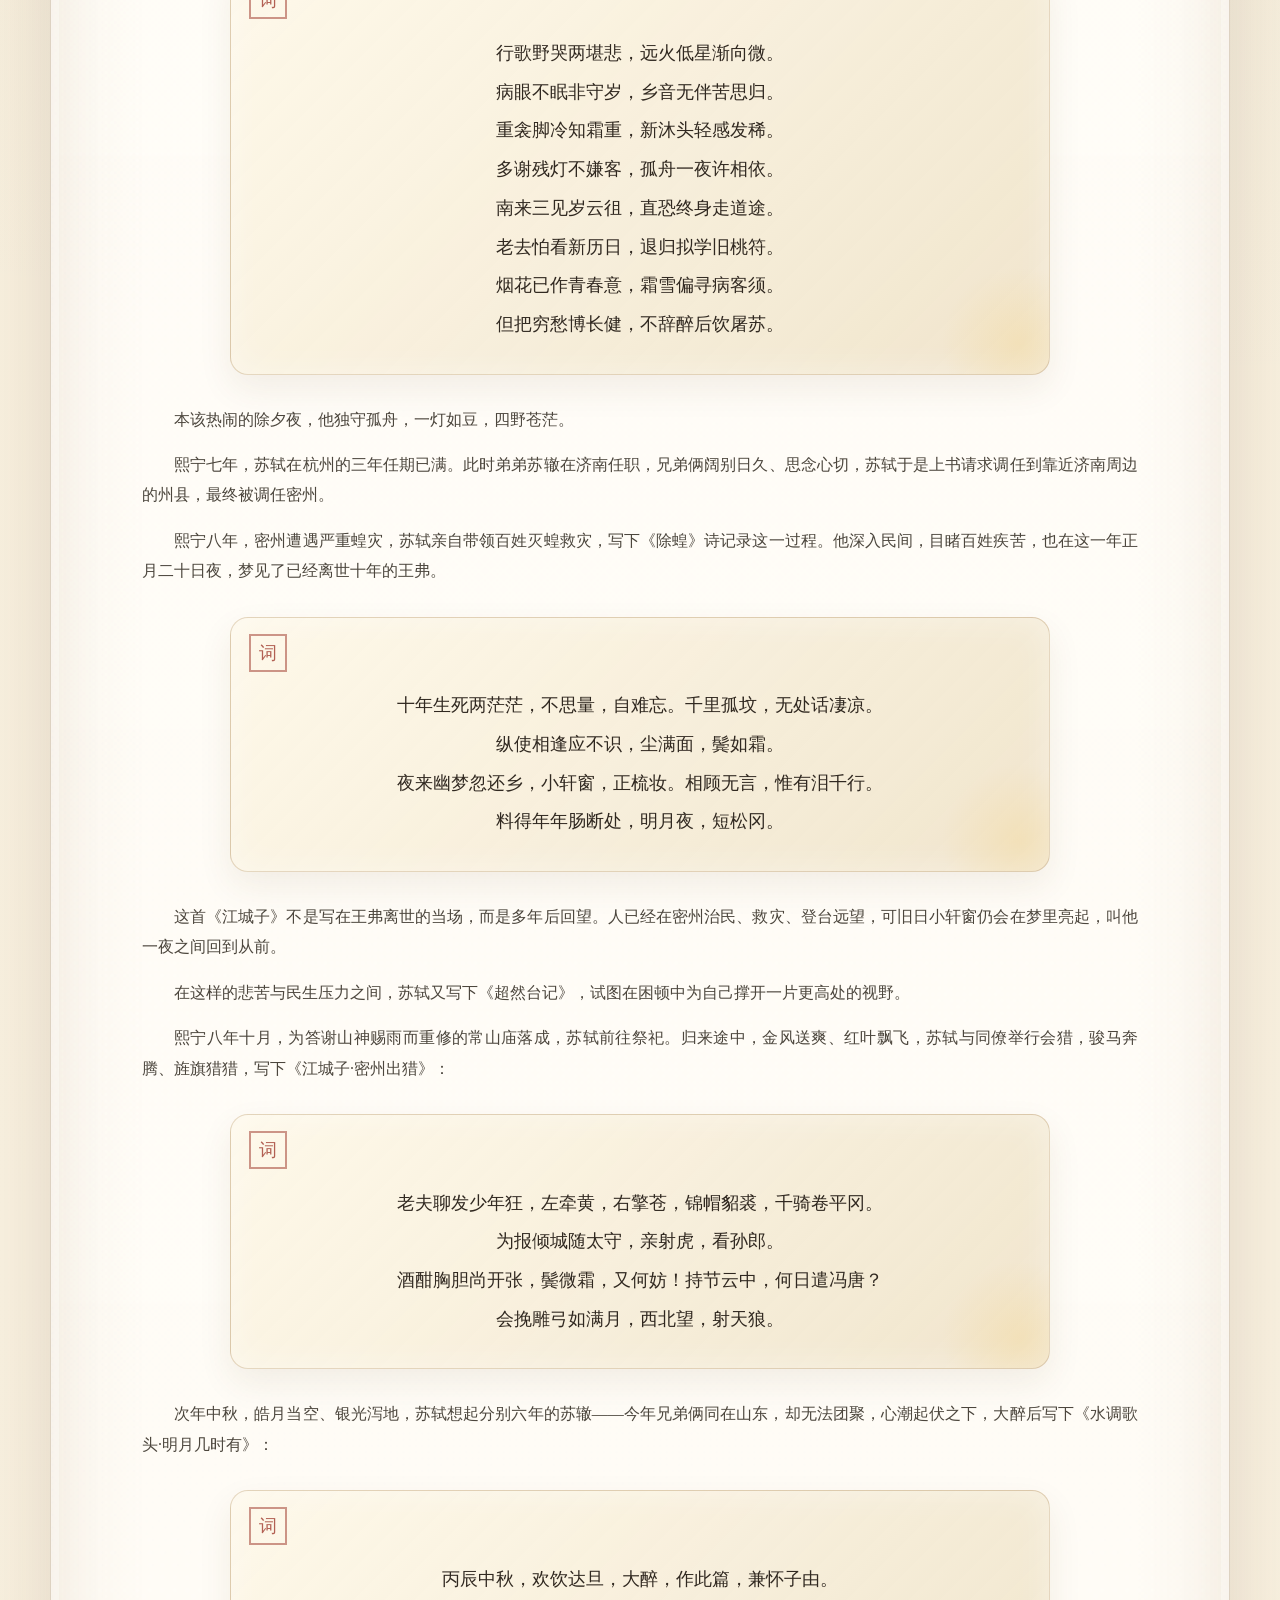
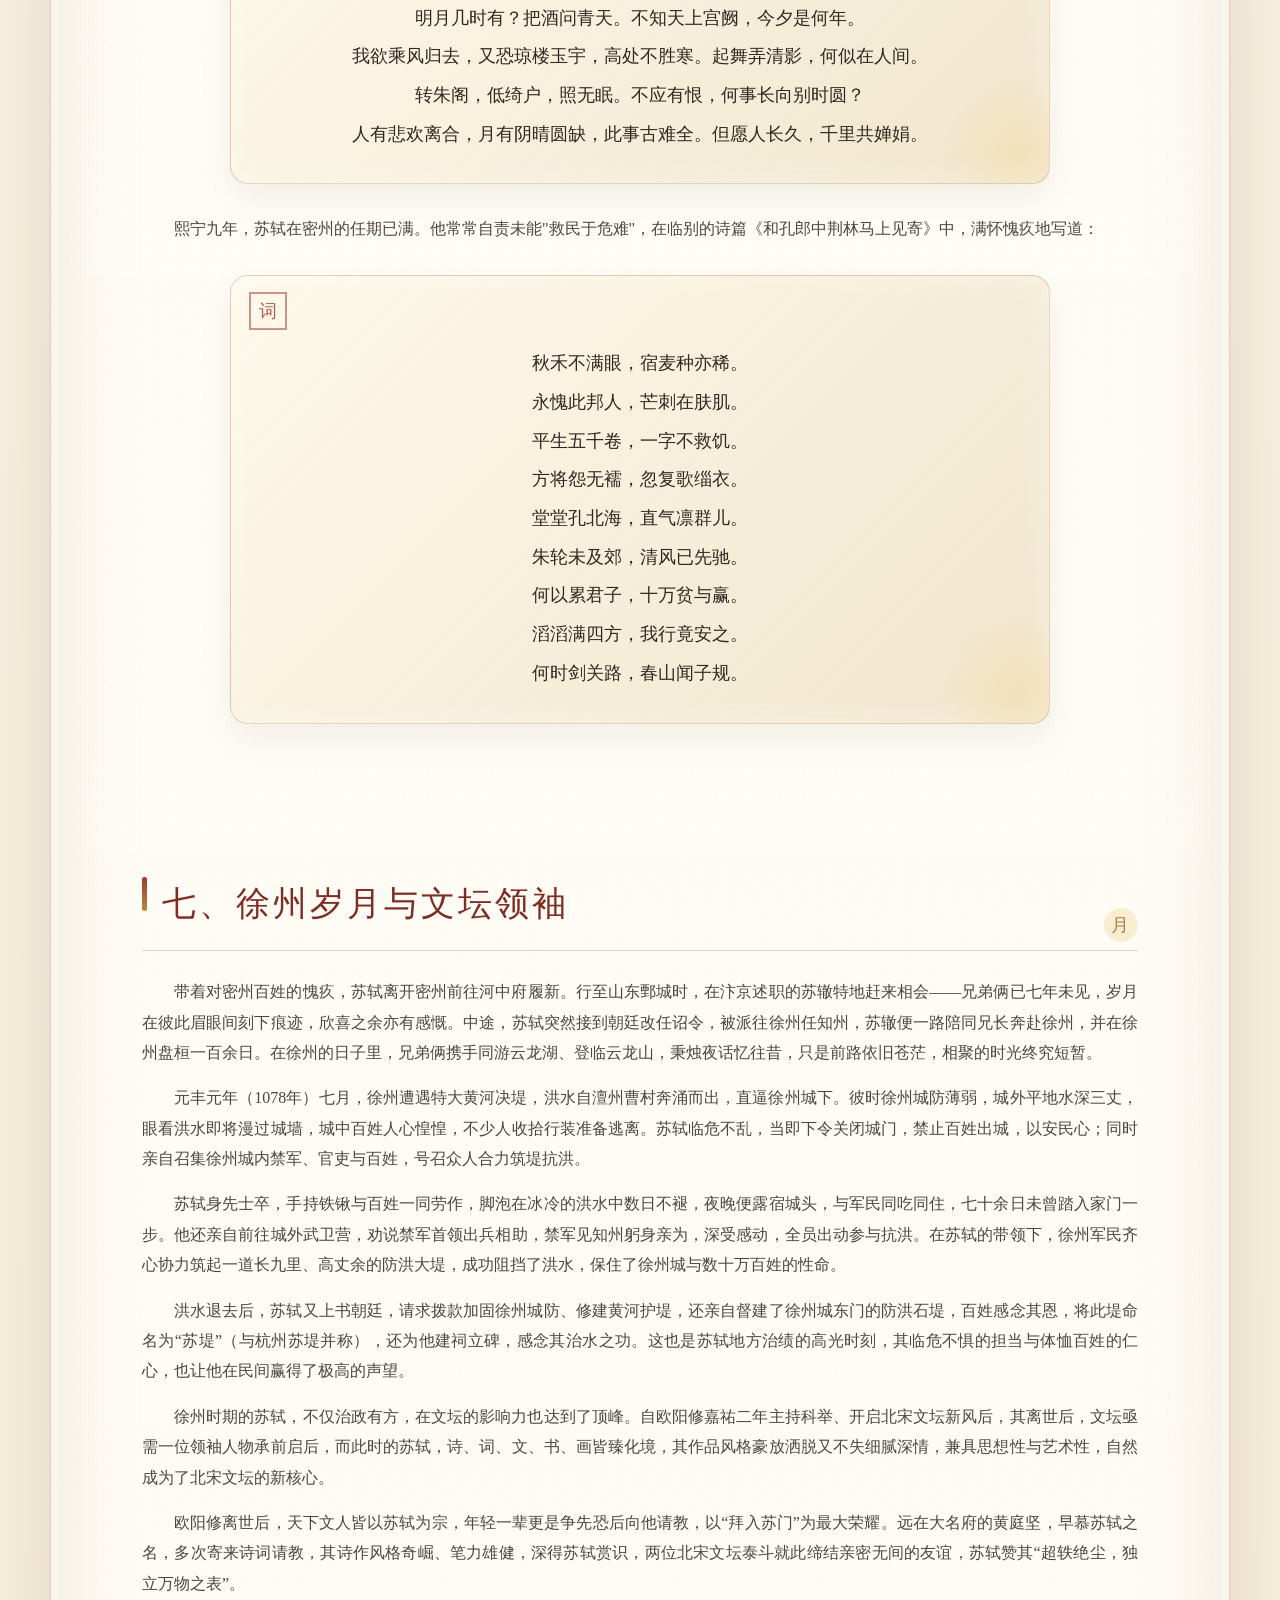
<file: 苏轼.html>
<!doctype html>
<html lang="zh-CN">
<head>
  <meta charset="utf-8" />
  <meta name="viewport" content="width=device-width, initial-scale=1" />
  <meta name="robots" content="noindex" />
  <meta http-equiv="refresh" content="0; url=./works/sushi/" />
  <link rel="canonical" href="https://noctilumedev.github.io/InkNarratives/works/sushi/" />
  <script>window.location.replace('./works/sushi/');</script>
  <title>苏轼生平全记录｜入口已迁移</title>
</head>
<body>
  <main>
    <p>《苏轼生平全记录》的入口已迁移。<a href="./works/sushi/">继续阅读</a></p>
  </main>
</body>
</html>
</file>
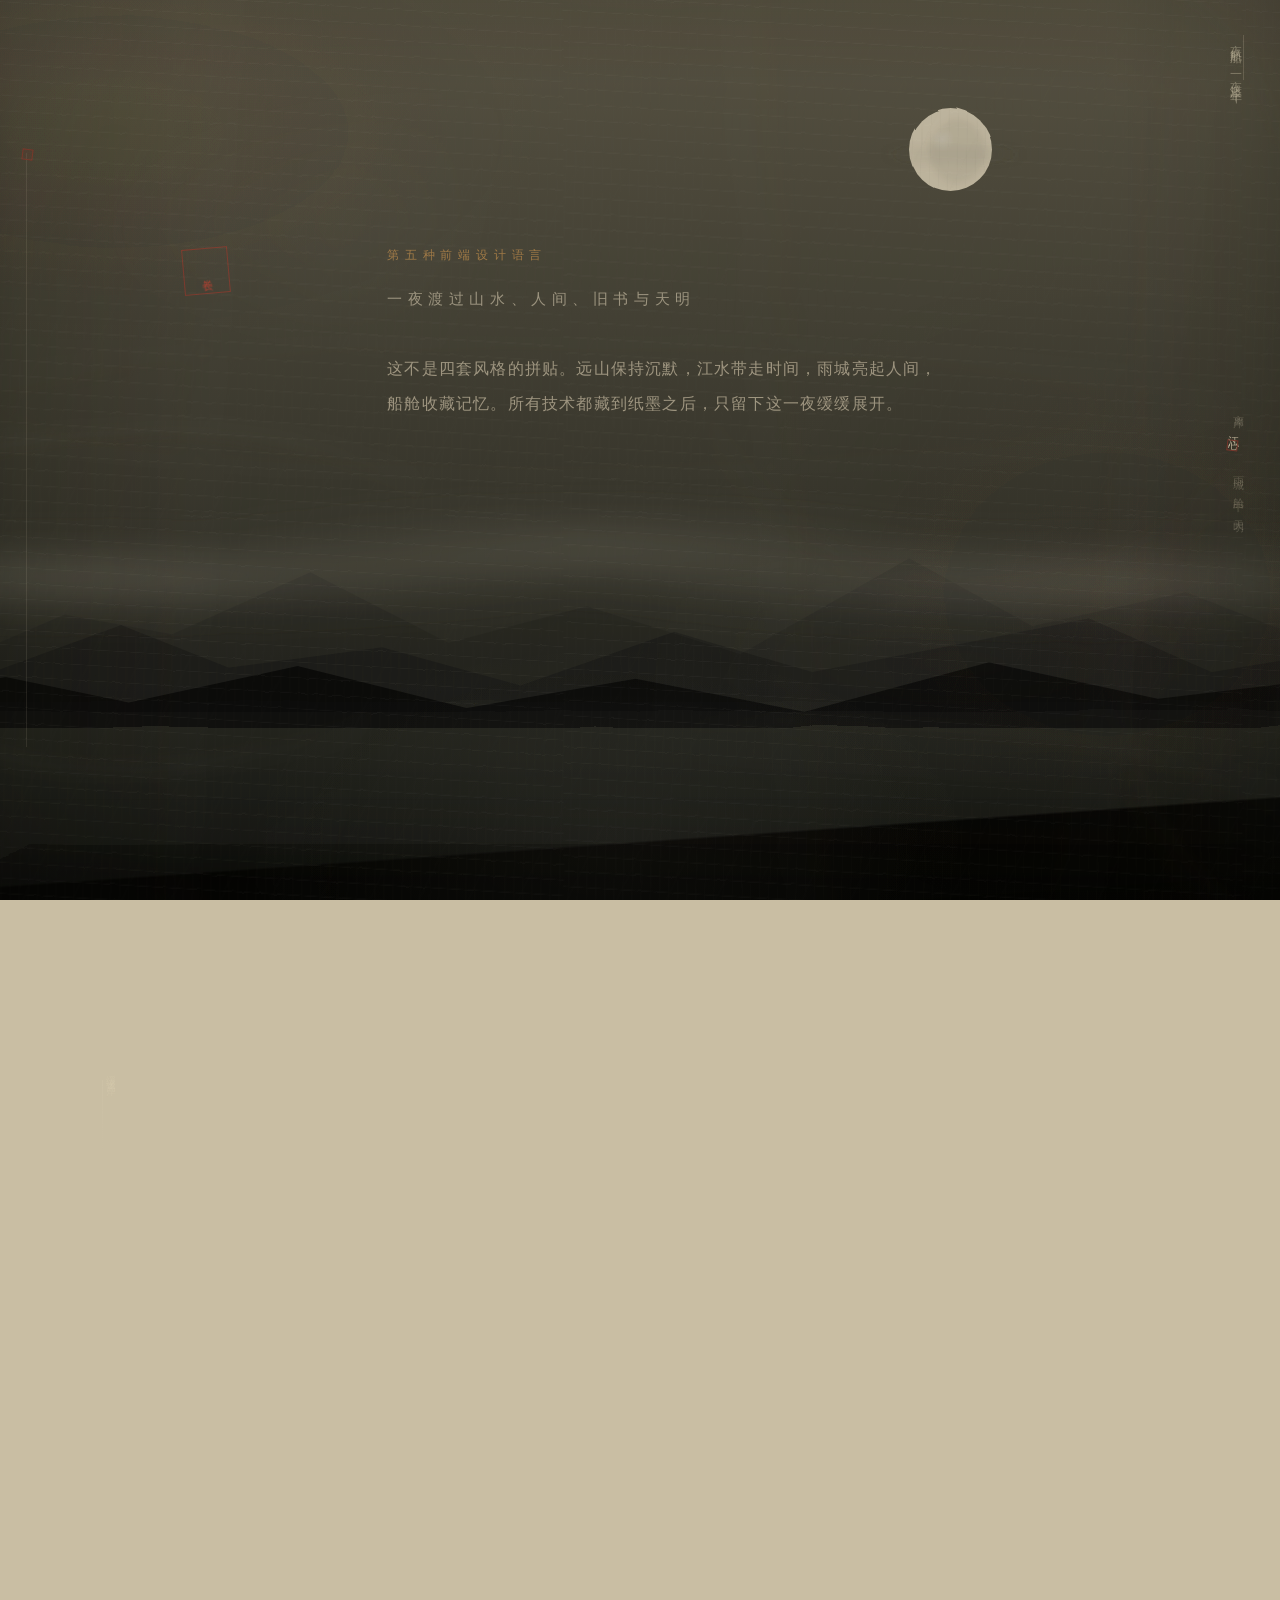
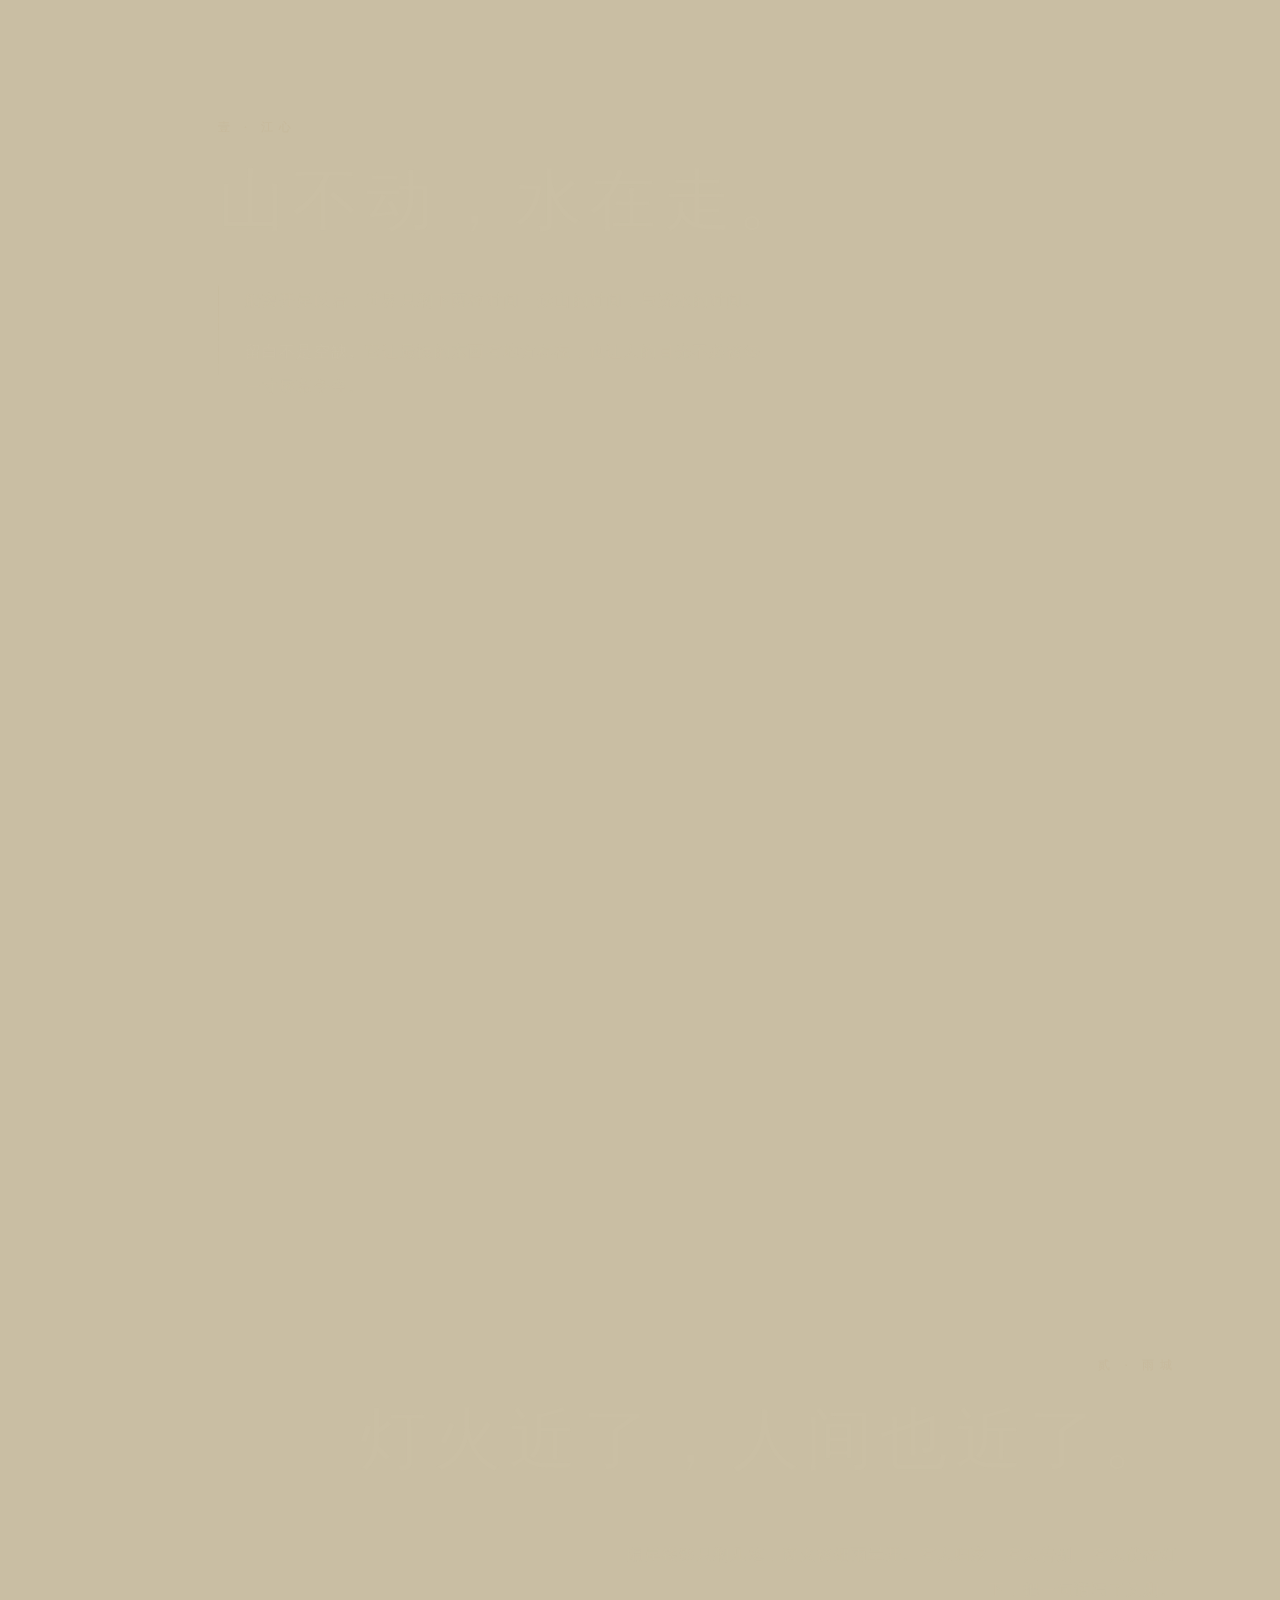
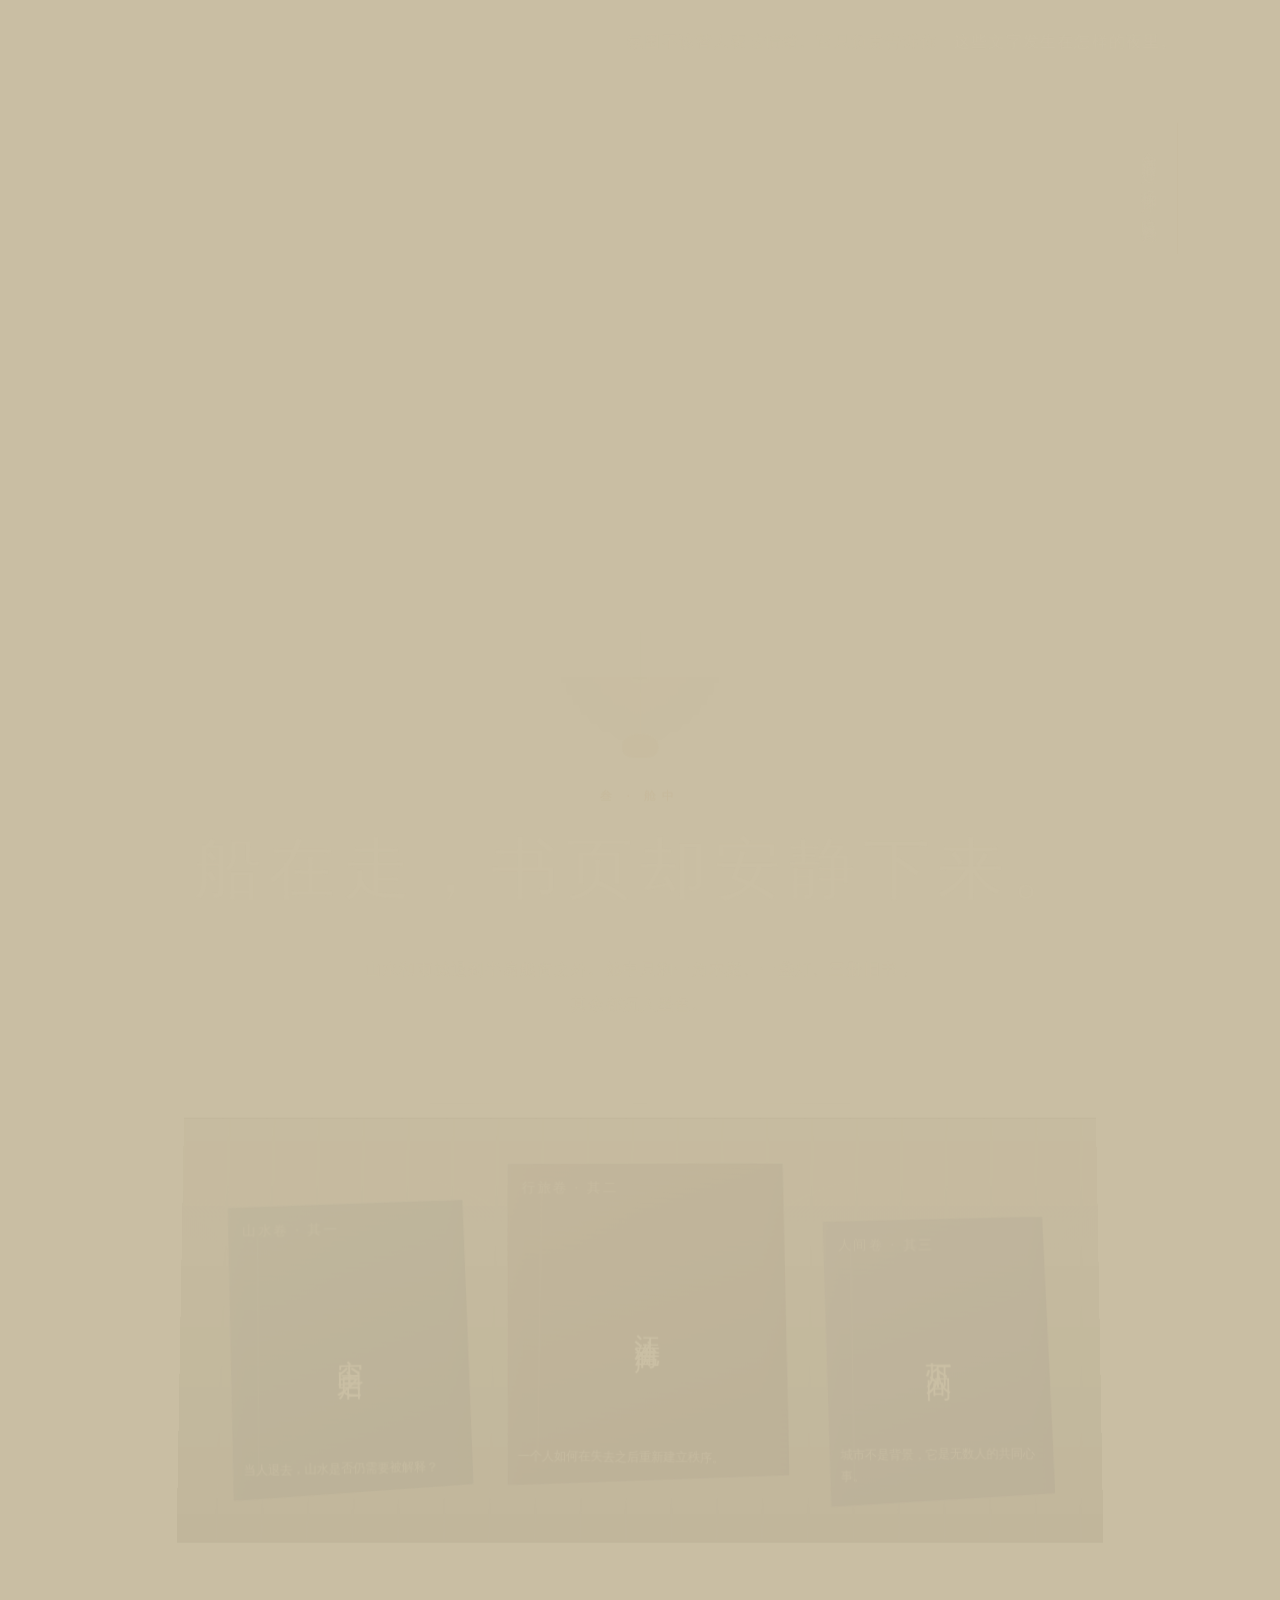
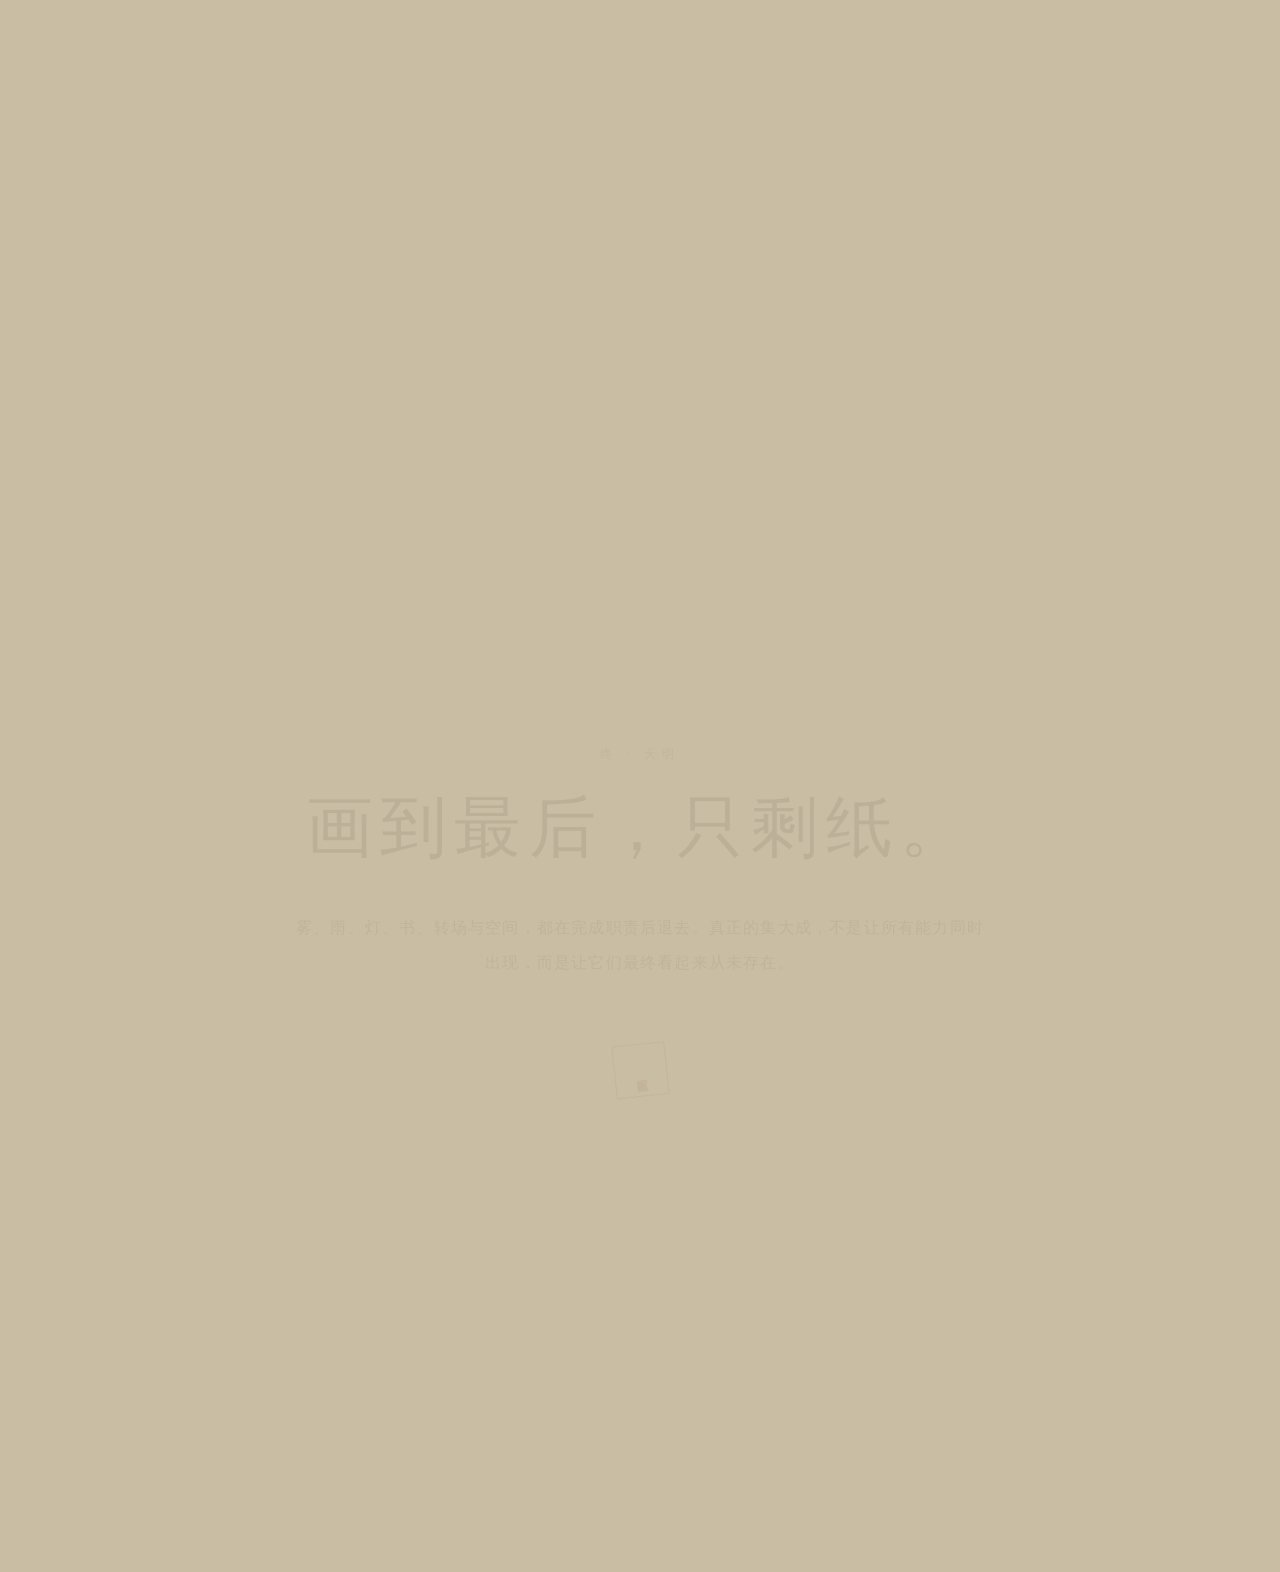
<file: 长卷.html>
<!doctype html>
<html lang="zh-CN">
<head>
  <meta charset="utf-8" />
  <meta name="viewport" content="width=device-width, initial-scale=1" />
  <meta name="robots" content="noindex" />
  <meta http-equiv="refresh" content="0; url=./works/night-voyage/" />
  <link rel="canonical" href="https://noctilumedev.github.io/InkNarratives/works/night-voyage/" />
  <script>window.location.replace('./works/night-voyage/');</script>
  <title>夜航船｜入口已迁移</title>
</head>
<body>
  <main>
    <p>《夜航船》的入口已迁移。<a href="./works/night-voyage/">继续阅读</a></p>
  </main>
</body>
</html>
</file>
<file: assets/gallery.css>
:root {
  --ink: #171915;
  --ink-soft: #4f5149;
  --paper: #eee9dc;
  --paper-deep: #e3dccb;
  --paper-light: #f7f3e9;
  --night: #111713;
  --night-soft: #1b2420;
  --gold: #b59861;
  --gold-muted: #8d7954;
  --cinnabar: #8f392b;
  --rule: rgba(73, 68, 55, .23);
  --rule-strong: rgba(73, 68, 55, .48);
  --serif: "Noto Serif CJK SC", "Source Han Serif SC", "Songti SC", SimSun, serif;
  --sans: "Noto Sans CJK SC", "Microsoft YaHei", system-ui, sans-serif;
  color-scheme: light;
  font-family: var(--serif);
  font-synthesis: none;
  scrollbar-gutter: stable;
}

*,
*::before,
*::after {
  box-sizing: border-box;
}

html {
  min-width: 320px;
  scroll-behavior: smooth;
}

body {
  min-width: 320px;
  margin: 0;
  color: var(--ink);
  background:
    radial-gradient(circle at 10% 18%, rgba(255, 255, 255, .48), transparent 24rem),
    radial-gradient(circle at 88% 52%, rgba(151, 132, 88, .08), transparent 30rem),
    repeating-linear-gradient(0deg, rgba(73, 68, 55, .018) 0 1px, transparent 1px 5px),
    var(--paper);
  line-height: 1.75;
  overflow-x: clip;
}

img {
  display: block;
  max-width: 100%;
}

a {
  color: inherit;
}

button,
a {
  -webkit-tap-highlight-color: transparent;
}

:focus-visible {
  outline: 3px solid var(--cinnabar);
  outline-offset: 5px;
}

::selection {
  color: var(--paper-light);
  background: var(--cinnabar);
}

.sr-only {
  position: absolute;
  width: 1px;
  height: 1px;
  padding: 0;
  margin: -1px;
  overflow: hidden;
  clip: rect(0, 0, 0, 0);
  white-space: nowrap;
  border: 0;
}

.skip-link {
  position: fixed;
  z-index: 100;
  top: 1rem;
  left: 1rem;
  padding: .7rem 1rem;
  color: var(--paper-light);
  background: var(--cinnabar);
  text-decoration: none;
  transform: translateY(-180%);
  transition: transform .18s ease;
}

.skip-link:focus {
  transform: translateY(0);
}

.masthead {
  position: relative;
  color: #eee6d4;
  background:
    radial-gradient(circle at 80% -20%, rgba(181, 152, 97, .16), transparent 32rem),
    repeating-linear-gradient(90deg, rgba(255, 255, 255, .012) 0 1px, transparent 1px 7px),
    var(--night);
  border-top: 5px solid var(--gold-muted);
  border-bottom: 1px solid rgba(181, 152, 97, .68);
}

.masthead::after {
  content: "";
  position: absolute;
  right: 0;
  bottom: 0;
  left: 0;
  height: 4px;
  background: linear-gradient(90deg, transparent, rgba(181, 152, 97, .36) 18%, rgba(181, 152, 97, .7) 50%, rgba(181, 152, 97, .36) 82%, transparent);
  transform: translateY(5px);
}

.masthead__inner,
main,
.site-footer {
  width: min(1280px, calc(100% - 64px));
  margin-inline: auto;
}

.masthead__inner {
  display: grid;
  grid-template-areas:
    "brand statement"
    "brand facts";
  grid-template-columns: minmax(20rem, .78fr) minmax(32rem, 1.22fr);
  column-gap: clamp(3rem, 7vw, 7rem);
  row-gap: clamp(1.35rem, 2.4vw, 2rem);
  align-items: start;
  padding: clamp(4rem, 8vw, 7.5rem) 0 clamp(3.2rem, 6vw, 5.5rem);
}

.brand-lockup {
  grid-area: brand;
  display: flex;
  gap: 1.35rem;
  align-self: center;
  align-items: flex-start;
}

.brand-seal {
  display: grid;
  flex: 0 0 auto;
  width: 4.25rem;
  aspect-ratio: 1;
  place-items: center;
  color: #d7b86f;
  font-size: 2rem;
  line-height: 1;
  border: 1px solid rgba(215, 184, 111, .82);
  box-shadow: inset 0 0 0 4px var(--night), inset 0 0 0 5px rgba(215, 184, 111, .38);
}

.eyebrow,
.section-kicker,
.work__index,
.work__facts dt {
  margin: 0;
  font-family: var(--sans);
  font-size: .72rem;
  font-weight: 650;
  letter-spacing: .18em;
  text-transform: uppercase;
}

.eyebrow {
  color: #d7b86f;
  white-space: nowrap;
}

.brand-lockup h1 {
  margin: .35rem 0 0;
  font-size: clamp(3.35rem, 5.7vw, 5.8rem);
  font-weight: 420;
  letter-spacing: .16em;
  line-height: 1;
}

.brand-en {
  margin: .7rem 0 0;
  color: rgba(238, 230, 212, .58);
  font-size: .88rem;
  letter-spacing: .18em;
}

.masthead__statement {
  grid-area: statement;
  padding-top: 1rem;
  border-top: 1px solid rgba(215, 184, 111, .32);
}

.masthead__statement p {
  max-width: 36rem;
  margin: 1.3rem 0 0;
  color: rgba(238, 230, 212, .7);
}

.masthead__statement .statement-lead {
  margin-top: 0;
  color: #f2ead8;
  font-size: clamp(1.55rem, 2.5vw, 2.35rem);
  line-height: 1.45;
  letter-spacing: .06em;
  text-wrap: balance;
}

.collection-facts {
  grid-area: facts;
  display: grid;
  grid-template-columns: repeat(3, minmax(0, 1fr));
  margin: 0;
  border-top: 1px solid rgba(215, 184, 111, .32);
  border-bottom: 1px solid rgba(215, 184, 111, .32);
}

.collection-facts div {
  display: flex;
  gap: .65rem;
  align-items: baseline;
  justify-content: center;
  padding: .85rem 1rem;
  text-align: center;
}

.collection-facts div + div {
  border-left: 1px solid rgba(215, 184, 111, .2);
}

.collection-facts dt {
  color: rgba(238, 230, 212, .52);
  font-family: var(--sans);
  font-size: .66rem;
  letter-spacing: .12em;
  white-space: nowrap;
}

.collection-facts dd {
  margin: 0;
  color: #d7b86f;
  font-size: 1.05rem;
  letter-spacing: .06em;
  white-space: nowrap;
}

main {
  padding: clamp(4.5rem, 8vw, 8rem) 0 0;
}

.curatorial-note {
  display: grid;
  grid-template-columns: 4.5rem minmax(14rem, .75fr) minmax(20rem, 1.25fr);
  gap: clamp(1.5rem, 4vw, 4.5rem);
  align-items: start;
  padding: 0 0 clamp(4rem, 7vw, 6.5rem);
  border-bottom: 1px solid var(--rule-strong);
}

.section-mark {
  display: grid;
  width: 3.4rem;
  aspect-ratio: 1;
  place-items: center;
  color: var(--cinnabar);
  font-size: 1.45rem;
  border: 1px solid rgba(143, 57, 43, .65);
}

.section-kicker {
  color: #46645f;
}

.curatorial-note h2,
.exhibition__heading h2,
.boundary-note h2 {
  margin: .65rem 0 0;
  font-weight: 450;
  line-height: 1.35;
  letter-spacing: .05em;
  text-wrap: balance;
}

.curatorial-note h2 {
  font-size: clamp(1.85rem, 3vw, 3rem);
}

.curatorial-note__copy {
  columns: 2 16rem;
  column-gap: 3rem;
  color: var(--ink-soft);
}

.curatorial-note__copy p {
  margin: 0;
  break-inside: avoid;
}

.curatorial-note__copy p + p {
  margin-top: 1.2rem;
}

.curatorial-note__copy strong {
  color: var(--ink);
  font-weight: 600;
}

.exhibition {
  padding-top: clamp(4rem, 7vw, 6.5rem);
}

.exhibition__heading {
  display: flex;
  gap: 2rem;
  align-items: end;
  justify-content: space-between;
  margin-bottom: 1.8rem;
}

.exhibition__heading h2 {
  font-size: clamp(2.3rem, 4vw, 4rem);
}

.exhibition__heading > p {
  max-width: 25rem;
  margin: 0 0 .45rem;
  color: var(--ink-soft);
  text-align: right;
}

.exhibition-rail {
  border: 1px solid var(--rule-strong);
  background: var(--paper-deep);
}

.work {
  --accent: #69756e;
  position: relative;
  display: grid;
  grid-template-columns: minmax(0, 1.45fr) minmax(20rem, .72fr);
  min-height: 0;
  background: var(--paper-light);
  overflow: hidden;
}

.work:nth-child(even) {
  grid-template-columns: minmax(20rem, .72fr) minmax(0, 1.45fr);
}

.work:not(:last-child) {
  margin-bottom: clamp(.8rem, 1.25vw, 1.1rem);
  border-bottom: 1px solid var(--rule-strong);
}

.work + .work {
  border-top: 1px solid var(--rule-strong);
}

.work:nth-child(even) .work__preview {
  grid-column: 2;
  grid-row: 1;
  border-right: 0;
  border-left: 1px solid var(--rule-strong);
}

.work:nth-child(even) .work__copy {
  grid-column: 1;
  grid-row: 1;
}

.work--darkroom {
  --accent: #8b7451;
}

.work--liuyong {
  --accent: #526a6a;
}

.work--sushi {
  --accent: #a16d55;
}

.work--wangwei {
  --accent: #678f87;
}

.work--night-voyage {
  --accent: #74705b;
}

.work__preview {
  position: relative;
  display: grid;
  aspect-ratio: 1185 / 750;
  min-width: 0;
  margin: 0;
  overflow: hidden;
  place-items: center;
  background: color-mix(in srgb, var(--accent) 14%, var(--paper));
  border-right: 1px solid var(--rule-strong);
}

.work__preview::after {
  content: "";
  position: absolute;
  inset: 0;
  pointer-events: none;
  box-shadow: inset 0 0 0 1px rgba(255, 255, 255, .08);
}

.work__preview img {
  display: block;
  width: 100%;
  height: 100%;
  min-height: 0;
  object-fit: contain;
  object-position: center;
  transition: filter .35s ease;
}

.work:hover .work__preview img,
.work:focus-within .work__preview img {
  filter: saturate(1.04) contrast(1.025);
}

.work__copy {
  position: relative;
  display: flex;
  flex-direction: column;
  min-width: 0;
  padding: clamp(2rem, 3vw, 3rem);
  background:
    linear-gradient(135deg, color-mix(in srgb, var(--accent) 7%, transparent), transparent 45%),
    rgba(247, 243, 233, .7);
}

.work__copy::before {
  content: "";
  position: absolute;
  top: clamp(2rem, 3vw, 3rem);
  right: 0;
  width: 3.5rem;
  border-top: 3px solid var(--accent);
}

.work__index {
  color: var(--accent);
}

.work__index span {
  display: inline-block;
  min-width: 2.4rem;
  margin-right: .7rem;
  color: var(--ink-soft);
  border-right: 1px solid var(--rule);
}

.work h3 {
  margin: clamp(2rem, 3.2vw, 3rem) 0 0;
  font-size: clamp(2rem, 3vw, 3.15rem);
  font-weight: 470;
  line-height: 1.22;
  letter-spacing: .05em;
  text-wrap: balance;
}

.work__subtitle {
  margin: .7rem 0 0;
  color: var(--accent);
  font-size: .98rem;
  letter-spacing: .12em;
}

.work__description {
  max-width: 28rem;
  margin: 1.5rem 0 0;
  color: var(--ink-soft);
  font-size: 1.05rem;
}

.work__facts {
  display: grid;
  grid-template-columns: repeat(2, minmax(0, 1fr));
  margin: auto 0 0;
  padding-top: 1.5rem;
}

.work__facts div {
  padding: .9rem 1rem .2rem 0;
  border-top: 1px solid var(--rule);
}

.work__facts div + div {
  padding-left: 1rem;
  border-left: 1px solid var(--rule);
}

.work__facts dt {
  color: #707168;
  font-size: .65rem;
  letter-spacing: .1em;
}

.work__facts dd {
  margin: .35rem 0 0;
  font-size: .95rem;
}

.work__enter {
  align-self: flex-start;
  margin-top: 1.75rem;
  padding: .65rem .15rem .5rem;
  font-family: var(--sans);
  font-size: .92rem;
  font-weight: 650;
  letter-spacing: .08em;
  text-decoration: none;
  border-bottom: 1px solid var(--accent);
}

.work__enter span[aria-hidden] {
  display: inline-block;
  margin-left: .7rem;
  transition: transform .18s ease;
}

.work__enter:hover span[aria-hidden],
.work__enter:focus-visible span[aria-hidden] {
  transform: translate(.18rem, -.18rem);
}

.boundary-note {
  display: grid;
  grid-template-columns: minmax(14rem, .55fr) minmax(20rem, 1.45fr);
  gap: clamp(2rem, 6vw, 7rem);
  margin: clamp(4.5rem, 8vw, 8rem) 0;
  padding: clamp(2.5rem, 5vw, 4.5rem) 0;
  border-top: 1px solid var(--rule-strong);
  border-bottom: 1px solid var(--rule-strong);
}

.boundary-note h2 {
  margin-top: 0;
  font-size: clamp(1.55rem, 2.6vw, 2.5rem);
}

.boundary-note p:not(.section-kicker) {
  max-width: 54rem;
  margin: 1.2rem 0 0;
  color: var(--ink-soft);
}

.site-footer {
  display: grid;
  grid-template-columns: 1fr 1fr auto;
  gap: 2rem;
  align-items: center;
  padding: 2rem 0 3.5rem;
  color: var(--ink-soft);
  border-top: 1px solid var(--rule);
  font-size: .86rem;
}

.site-footer p {
  margin: 0;
}

.site-footer__brand {
  display: flex;
  gap: .8rem;
  align-items: center;
  color: var(--ink);
}

.site-footer__brand span {
  display: grid;
  width: 2rem;
  aspect-ratio: 1;
  place-items: center;
  color: var(--cinnabar);
  border: 1px solid rgba(143, 57, 43, .65);
}

.site-footer > a {
  padding-block: .35rem;
  text-underline-offset: .28em;
}

.not-found {
  display: grid;
  min-height: 100svh;
  place-items: center;
  padding: 2rem;
}

.not-found__panel {
  width: min(42rem, 100%);
  padding: clamp(2.5rem, 8vw, 6rem);
  text-align: center;
  border: 1px solid var(--rule-strong);
}

.not-found__mark {
  margin: 0;
  color: var(--cinnabar);
  font-size: clamp(4rem, 15vw, 8rem);
  line-height: 1;
}

.not-found h1 {
  margin: 1.5rem 0 0;
  font-size: clamp(1.8rem, 5vw, 3.2rem);
  font-weight: 450;
}

.not-found p {
  margin: 1rem 0 0;
  color: var(--ink-soft);
}

.not-found a {
  display: inline-block;
  margin-top: 2rem;
  padding: .7rem .1rem .5rem;
  text-decoration: none;
  border-bottom: 1px solid var(--cinnabar);
}

@supports not (background: color-mix(in srgb, red 10%, transparent)) {
  .work__copy {
    background: rgba(247, 243, 233, .82);
  }
}

@media (max-width: 1080px) {
  .masthead__inner {
    grid-template-columns: minmax(17rem, .8fr) minmax(0, 1.2fr);
    column-gap: 3rem;
  }

  .work,
  .work:nth-child(even) {
    grid-template-columns: 1fr;
  }

  .work__preview,
  .work:nth-child(even) .work__preview {
    grid-column: 1;
    grid-row: 1;
    min-height: 0;
    border-right: 0;
    border-bottom: 1px solid var(--rule-strong);
    border-left: 0;
  }

  .work__copy,
  .work:nth-child(even) .work__copy {
    grid-column: 1;
    grid-row: 2;
    min-height: 0;
  }
}

@media (max-width: 820px) {
  .masthead__inner,
  main,
  .site-footer {
    width: min(100% - 36px, 1280px);
  }

  .masthead__inner {
    grid-template-areas:
      "brand"
      "statement"
      "facts";
    grid-template-columns: 1fr;
    gap: 2rem;
  }

  .brand-lockup {
    align-self: start;
  }

  .curatorial-note {
    grid-template-columns: 3.4rem 1fr;
  }

  .curatorial-note__copy {
    grid-column: 2;
    columns: initial;
  }

  .boundary-note {
    grid-template-columns: 1fr;
    gap: 1.5rem;
  }

  .site-footer {
    grid-template-columns: 1fr 1fr;
  }

  .site-footer > a {
    grid-column: 1 / -1;
    justify-self: start;
  }
}

@media (max-width: 560px) {
  .masthead__inner,
  main,
  .site-footer {
    width: min(100% - 24px, 1280px);
  }

  .masthead__inner {
    padding-top: 3.4rem;
  }

  .brand-lockup {
    gap: 1rem;
  }

  .brand-seal {
    width: 3.45rem;
    font-size: 1.6rem;
  }

  .brand-lockup h1 {
    font-size: clamp(3rem, 18vw, 4.6rem);
  }

  .eyebrow {
    font-size: .58rem;
    white-space: normal;
  }

  .collection-facts dd {
    font-size: 1rem;
  }

  .collection-facts div {
    flex-direction: column;
    gap: .3rem;
  }

  .curatorial-note {
    grid-template-columns: 1fr;
  }

  .section-mark {
    width: 3rem;
  }

  .curatorial-note__copy {
    grid-column: auto;
  }

  .exhibition__heading {
    display: block;
  }

  .exhibition__heading > p {
    margin-top: 1rem;
    text-align: left;
  }

  .work__preview,
  .work:nth-child(even) .work__preview,
  .work__preview img {
    min-height: 0;
  }

  .work__copy {
    min-height: 0;
    padding: 1.7rem 1.35rem 2rem;
  }

  .work__copy::before {
    top: 1.7rem;
    width: 2rem;
  }

  .work h3 {
    margin-top: 2rem;
    font-size: clamp(1.9rem, 10vw, 2.65rem);
  }

  .work__description {
    margin-top: 1.4rem;
  }

  .work__facts {
    grid-template-columns: 1fr;
    margin-top: 2rem;
  }

  .work__facts div + div {
    padding-left: 0;
    border-left: 0;
  }

  .site-footer {
    grid-template-columns: 1fr;
    gap: 1rem;
  }

  .site-footer > a {
    grid-column: auto;
  }
}

@media (prefers-reduced-motion: reduce) {
  html {
    scroll-behavior: auto;
  }

  *,
  *::before,
  *::after {
    scroll-behavior: auto !important;
    transition-duration: .01ms !important;
    animation-duration: .01ms !important;
    animation-iteration-count: 1 !important;
  }
}

@media print {
  .masthead {
    color: var(--ink);
    background: transparent;
    border-color: var(--ink);
  }

  .work {
    break-inside: avoid;
  }

  .work__enter,
  .skip-link {
    display: none;
  }
}
</file>
